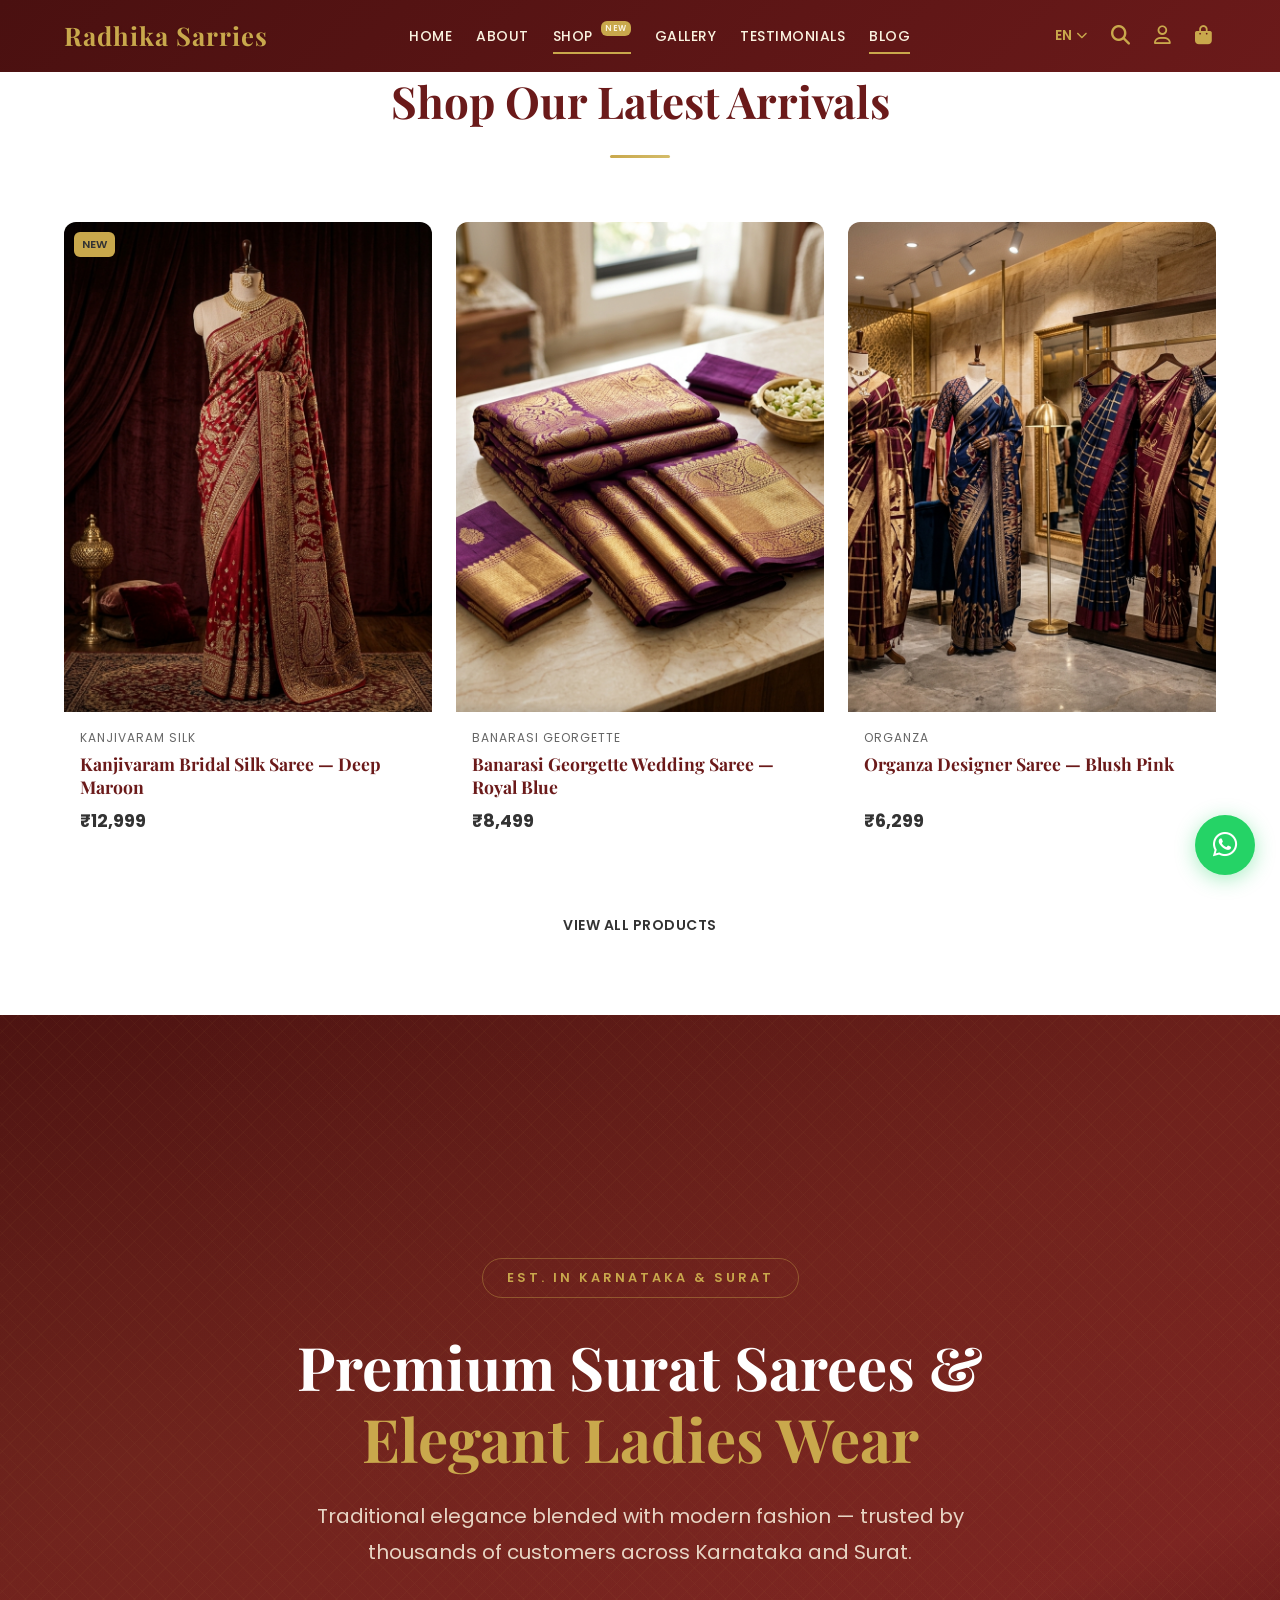
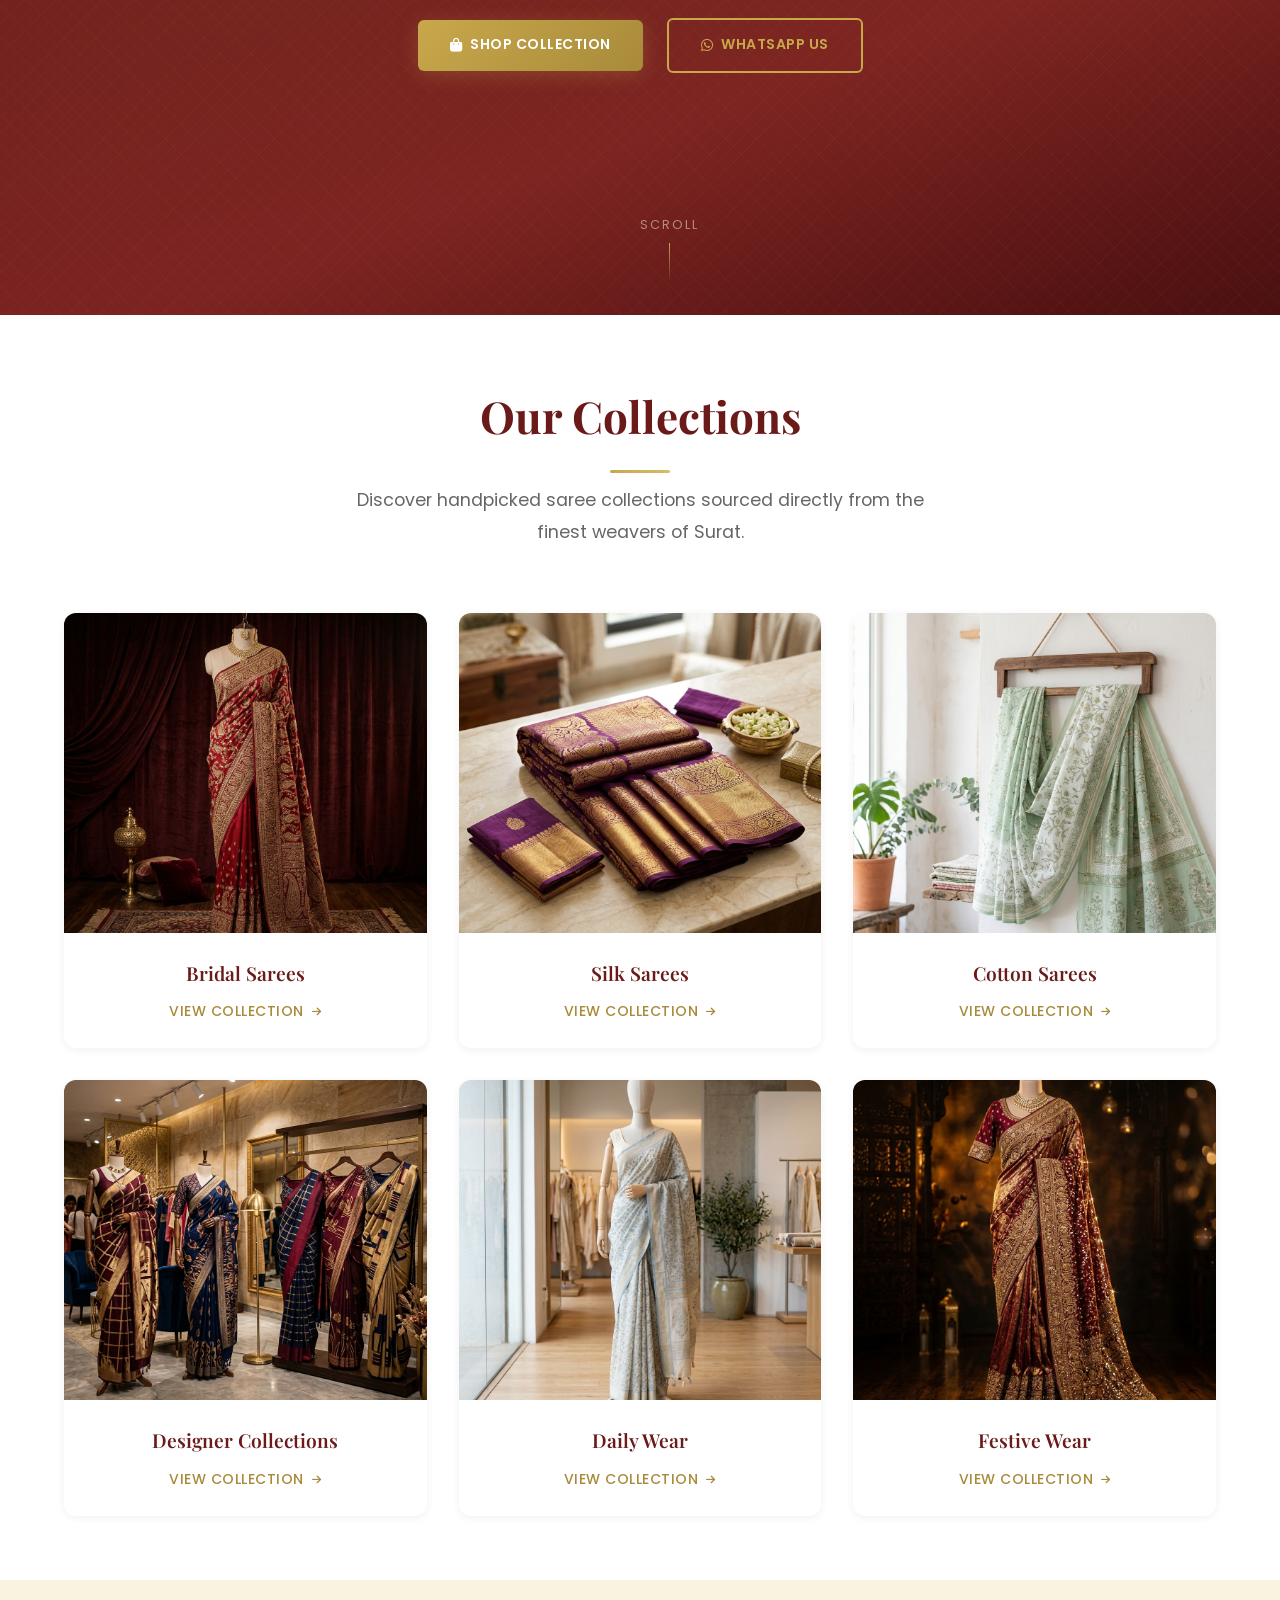
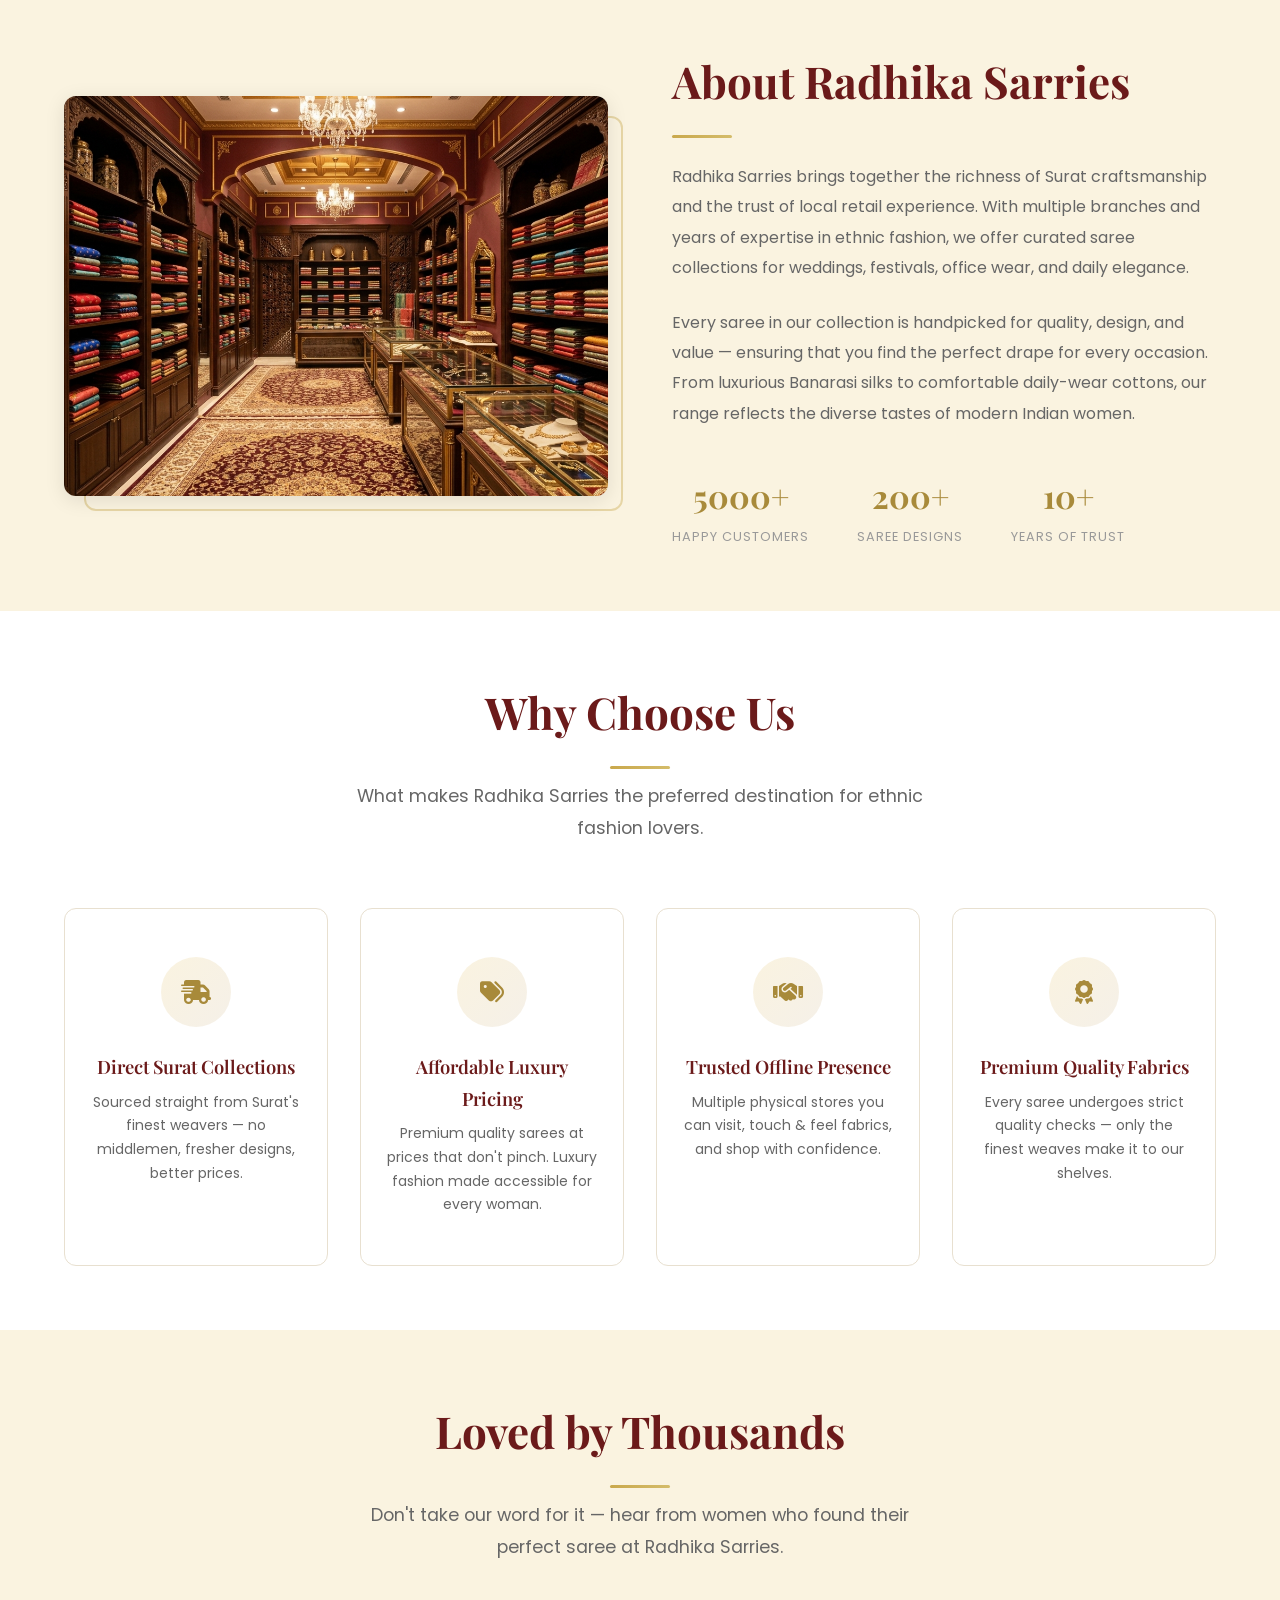
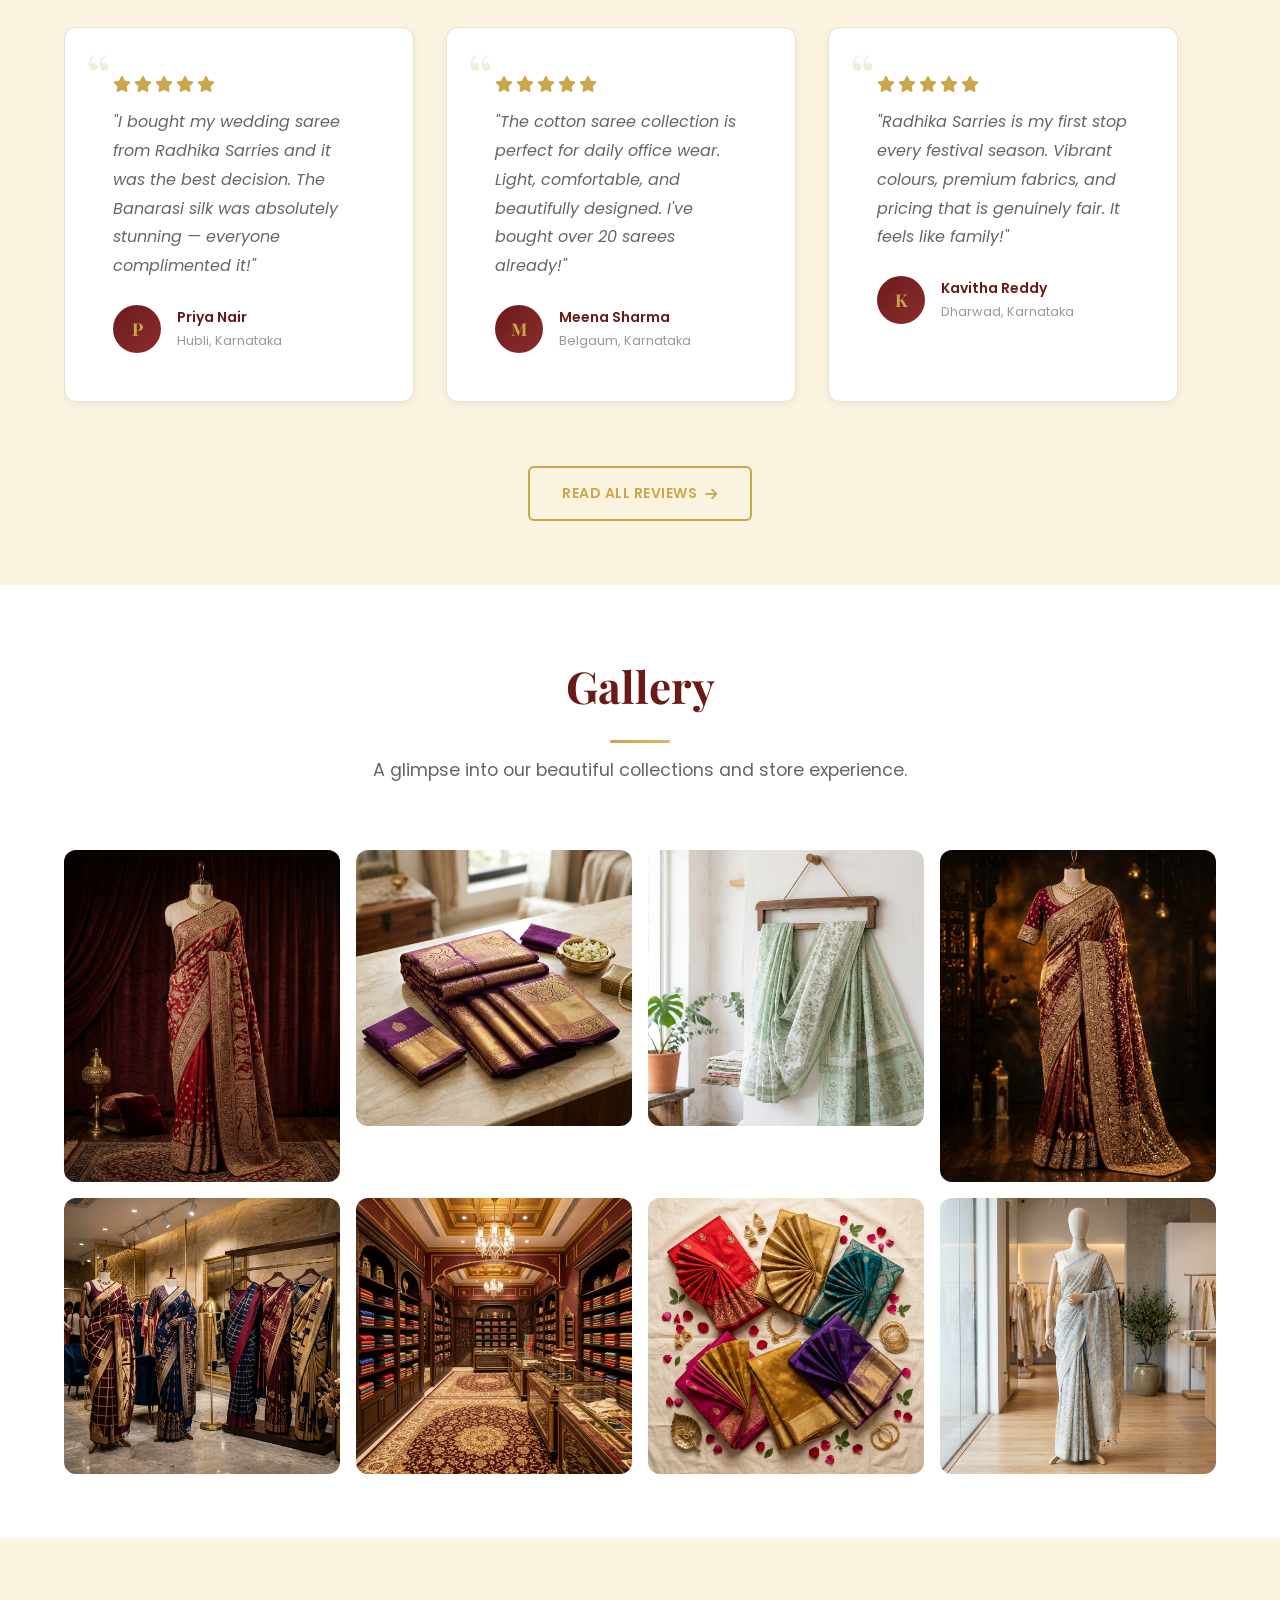
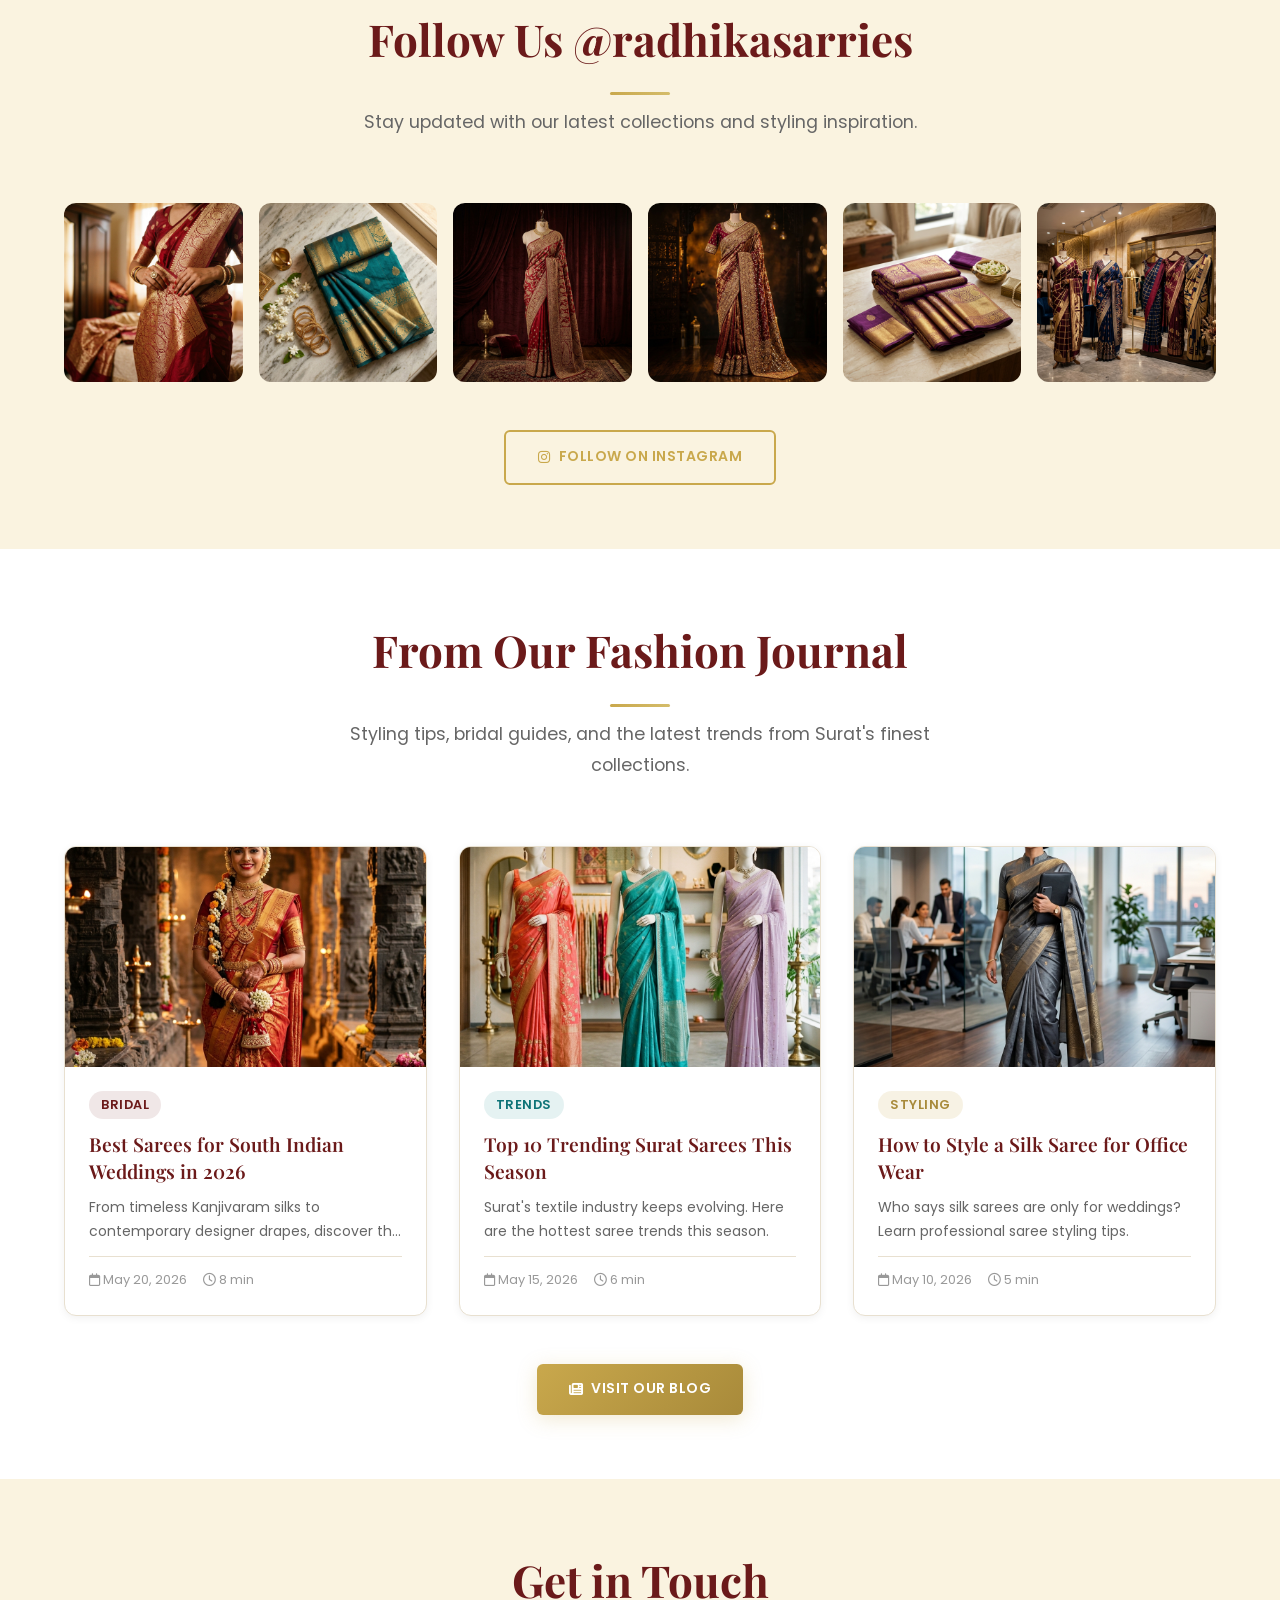
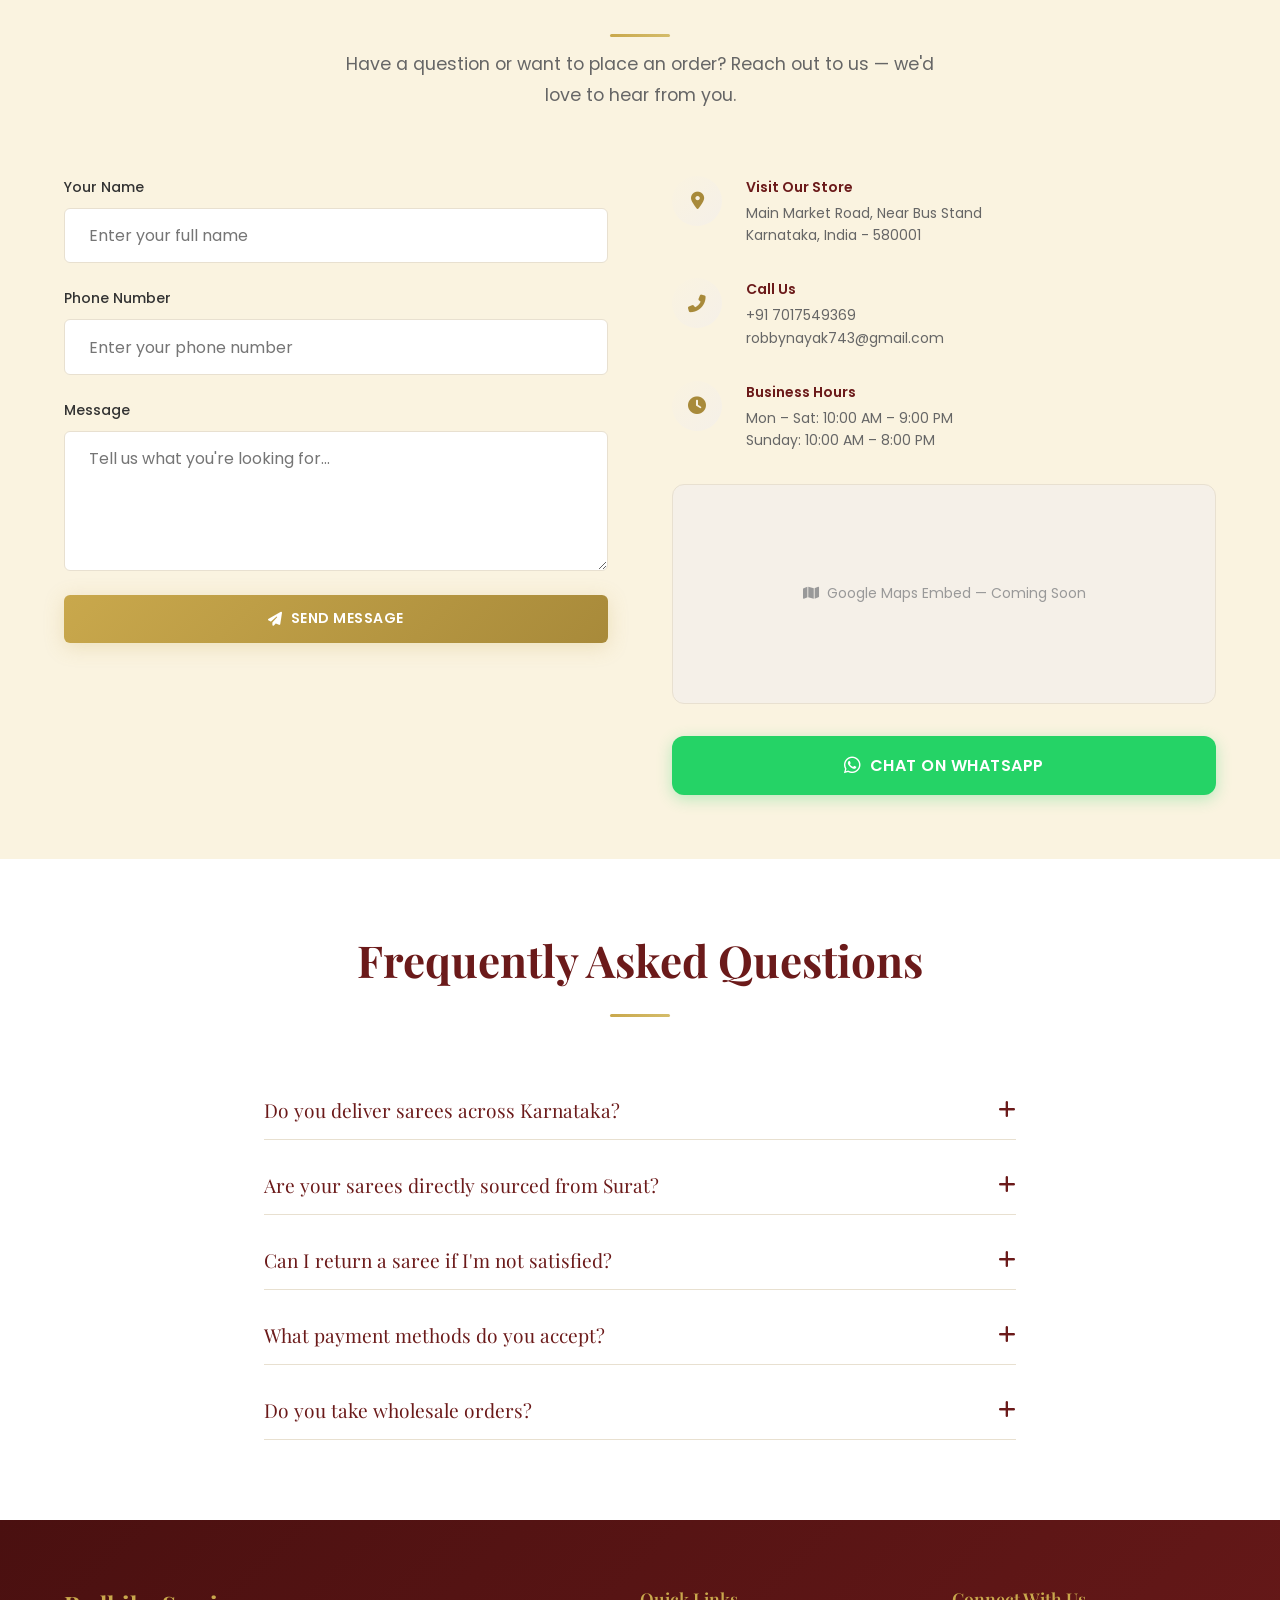
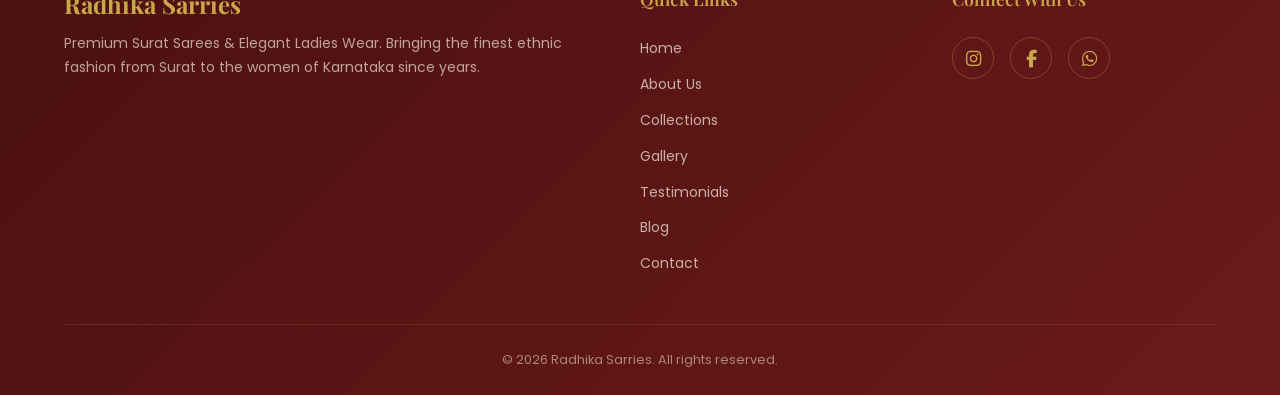
<file: index.html>
<!DOCTYPE html>
<html lang="en">
<head>
  <meta charset="UTF-8">
  <meta name="viewport" content="width=device-width, initial-scale=1.0">

  <!-- SEO Meta Tags -->
  <title>Radhika Sarries | Premium Surat Sarees & Ladies Wear in Karnataka</title>
  <meta name="description" content="Explore premium Surat sarees, bridal collections, silk sarees, and ladies wear at Radhika Sarries. Trusted ethnic fashion brand across Karnataka and Surat.">
  <meta name="keywords" content="Radhika Sarries, Radhika Sarees, Surat sarees, saree shop Karnataka, bridal sarees online, silk sarees, ladies wear boutique">
  <meta name="robots" content="index, follow">

  <!-- Open Graph -->
  <meta property="og:title" content="Radhika Sarries | Premium Surat Sarees">
  <meta property="og:description" content="Trusted ethnic fashion brand with premium Surat collections across Karnataka.">
  <meta property="og:type" content="website">
  <meta property="og:url" content="https://radhikasarries.com">

  <!-- Favicon placeholder -->
  <link rel="icon" href="data:image/svg+xml,<svg xmlns='http://www.w3.org/2000/svg' viewBox='0 0 100 100'><text y='.9em' font-size='90'>🪷</text></svg>">

  <!-- Google Fonts -->
  <link rel="preconnect" href="https://fonts.googleapis.com">
  <link rel="preconnect" href="https://fonts.gstatic.com" crossorigin>
  <link href="https://fonts.googleapis.com/css2?family=Playfair+Display:ital,wght@0,400;0,600;0,700;1,400&family=Poppins:wght@300;400;500;600;700&display=swap" rel="stylesheet">

  <!-- Font Awesome (icons) -->
  <link rel="stylesheet" href="https://cdnjs.cloudflare.com/ajax/libs/font-awesome/6.5.1/css/all.min.css" integrity="sha512-DTOQO9RWCH3ppGqcWaEA1BIZOC6xxalwEsw9c2QQeAIftl+Vegovlnee1c9QX4TctnWMn13TZye+giMm8e2LwA==" crossorigin="anonymous" referrerpolicy="no-referrer" />

  <!-- Main Stylesheet -->
  <link rel="stylesheet" href="css/styles.css">

  <!-- Google Analytics -->
  <script async src="https://www.googletagmanager.com/gtag/js?id=GA_MEASUREMENT_ID"></script>
  <script>window.dataLayer=window.dataLayer||[];function gtag(){dataLayer.push(arguments);}gtag('js',new Date());gtag('config','GA_MEASUREMENT_ID');</script>
  <meta name="google-site-verification" content="googledef9f98bae932944.html">

  <!-- LocalBusiness Schema JSON-LD -->
  <script type="application/ld+json">
  {
    "@context": "https://schema.org",
    "@type": "LocalBusiness",
    "name": "Radhika Sarries",
    "description": "Premium Surat sarees and ladies wear in Karnataka",
    "url": "https://radhikasarries.com",
    "telephone": "+91 7017549369",
    "address": {
      "@type": "PostalAddress",
      "streetAddress": "Main Market Road",
      "addressLocality": "Karnataka",
      "addressRegion": "KA",
      "postalCode": "580001",
      "addressCountry": "IN"
    },
    "openingHoursSpecification": [
      {
        "@type": "OpeningHoursSpecification",
        "dayOfWeek": ["Monday","Tuesday","Wednesday","Thursday","Friday","Saturday"],
        "opens": "10:00",
        "closes": "21:00"
      },
      {
        "@type": "OpeningHoursSpecification",
        "dayOfWeek": "Sunday",
        "opens": "10:00",
        "closes": "20:00"
      }
    ],
    "image": "https://radhikasarries.com/images/store.jpg",
    "priceRange": "$$"
  }
  </script>

  <script type="application/ld+json">
  {
    "@context": "https://schema.org",
    "@type": "WebSite",
    "name": "Radhika Sarries",
    "url": "https://radhikasarries.com",
    "potentialAction": {
      "@type": "SearchAction",
      "target": "https://radhikasarries.com/shop/index.html?q={search_term_string}",
      "query-input": "required name=search_term_string"
    }
  }
  </script>
  <script type="application/ld+json">
  {
    "@context": "https://schema.org",
    "@type": "FAQPage",
    "mainEntity": [
      {
        "@type": "Question",
        "name": "Do you deliver sarees across Karnataka?",
        "acceptedAnswer": {"@type": "Answer", "text": "Yes, we deliver across all of Karnataka and also ship pan-India."}
      },
      {
        "@type": "Question",
        "name": "Are your sarees directly sourced from Surat?",
        "acceptedAnswer": {"@type": "Answer", "text": "Yes, all our collections are directly sourced from Surat's finest weavers and manufacturers."}
      },
      {
        "@type": "Question",
        "name": "Can I return a saree if I'm not satisfied?",
        "acceptedAnswer": {"@type": "Answer", "text": "We offer a 7-day easy return policy on all orders."}
      }
    ]
  }
  </script>

</head>
<body>

  <!-- Search Overlay -->
  <div class="search-overlay" id="search-overlay">
    <div class="search-container">
      <button class="search-close" id="search-close" aria-label="Close search"><i class="fas fa-times"></i></button>
      <div class="search-input-wrapper">
        <i class="fas fa-search" style="font-size:1.5rem; margin-right:1rem; color:var(--clr-primary);"></i>
        <input type="text" id="search-input" placeholder="Search for sarees, fabrics, colors...">
      </div>
      <div class="search-results" id="search-results"></div>
    </div>
  </div>


  
    <!-- ============================================
         SHOP PREVIEW
         ============================================ -->
    <section class="section" style="background:var(--clr-surface);">
      <div class="container">
        <div class="section__header reveal">
          <h2 class="section__title">Shop Our Latest Arrivals</h2>
        </div>
        <div class="product-grid" style="grid-template-columns: repeat(auto-fit, minmax(280px, 1fr)); gap:var(--space-lg); margin-bottom:var(--space-xl);">
          
          <article class="product-card">
            <div class="product-card__image-wrapper">
              <span class="product-card__badges"><span class="product-badge product-badge--new">NEW</span></span>
              <img src="assets/images/bridal-sarees.png" class="product-card__image" loading="lazy">
              <div class="product-card__actions">
                <button class="product-action-btn wishlist-toggle-btn" data-id="p1"><i class="far fa-heart"></i></button>
                <a href="shop/product.html" class="product-action-btn"><i class="far fa-eye"></i></a>
                <button class="product-action-btn add-to-cart-btn" data-id="p1" data-name="Kanjivaram Bridal Silk Saree" data-price="12999" data-img="assets/images/bridal-sarees.png"><i class="fas fa-shopping-cart"></i></button>
              </div>
            </div>
            <div class="product-card__info">
              <div class="product-card__fabric">Kanjivaram Silk</div>
              <h3 class="product-card__title"><a href="shop/product.html">Kanjivaram Bridal Silk Saree — Deep Maroon</a></h3>
              <div class="product-card__price">
                <span class="product-card__price-current">₹12,999</span>
              </div>
            </div>
          </article>

          <article class="product-card">
            <div class="product-card__image-wrapper">
              <img src="assets/images/silk-sarees.png" class="product-card__image" loading="lazy">
              <div class="product-card__actions">
                <button class="product-action-btn wishlist-toggle-btn" data-id="p2"><i class="far fa-heart"></i></button>
                <a href="shop/product.html" class="product-action-btn"><i class="far fa-eye"></i></a>
                <button class="product-action-btn add-to-cart-btn" data-id="p2" data-name="Banarasi Georgette Wedding Saree" data-price="8499" data-img="assets/images/silk-sarees.png"><i class="fas fa-shopping-cart"></i></button>
              </div>
            </div>
            <div class="product-card__info">
              <div class="product-card__fabric">Banarasi Georgette</div>
              <h3 class="product-card__title"><a href="shop/product.html">Banarasi Georgette Wedding Saree — Royal Blue</a></h3>
              <div class="product-card__price">
                <span class="product-card__price-current">₹8,499</span>
              </div>
            </div>
          </article>

          <article class="product-card">
            <div class="product-card__image-wrapper">
              <img src="assets/images/designer-collections.png" class="product-card__image" loading="lazy">
              <div class="product-card__actions">
                <button class="product-action-btn wishlist-toggle-btn" data-id="p4"><i class="far fa-heart"></i></button>
                <a href="shop/product.html" class="product-action-btn"><i class="far fa-eye"></i></a>
                <button class="product-action-btn add-to-cart-btn" data-id="p4" data-name="Organza Designer Saree" data-price="6299" data-img="assets/images/designer-collections.png"><i class="fas fa-shopping-cart"></i></button>
              </div>
            </div>
            <div class="product-card__info">
              <div class="product-card__fabric">Organza</div>
              <h3 class="product-card__title"><a href="shop/product.html">Organza Designer Saree — Blush Pink</a></h3>
              <div class="product-card__price">
                <span class="product-card__price-current">₹6,299</span>
              </div>
            </div>
          </article>

        </div>
        <div class="section__cta">
          <a href="shop/index.html" class="btn btn--secondary">View All Products</a>
        </div>
      </div>
    </section>


    <!-- ============================================
       NAVBAR
       ============================================ -->
  
  <header class="navbar" id="navbar">
    <div class="container navbar__container">
      <a href="index.html" class="navbar__logo">Radhika Sarries</a>
      <button class="navbar__mobile-toggle" aria-label="Toggle Menu"><i class="fas fa-bars"></i></button>
      
      <nav class="navbar__menu">
        <ul class="navbar__nav">
          <li><a href="#hero" class="navbar__link active">Home</a></li>
          <li><a href="#about" class="navbar__link">About</a></li>
          <li><a href="shop/index.html" class="navbar__link">Shop <span class="product-badge product-badge--new" style="font-size:0.5rem;padding:2px 4px;margin-left:4px;vertical-align:top;">NEW</span></a></li>
          <li><a href="gallery.html" class="navbar__link">Gallery</a></li>
          <li><a href="testimonials.html" class="navbar__link">Testimonials</a></li>
          <li><a href="blog/index.html" class="navbar__link">Blog</a></li>
        </ul>
      </nav>

      <div class="navbar__actions">
        <div class="lang-switcher">
          <div class="lang-switcher__current"><span>EN</span> <i class="fas fa-chevron-down" style="font-size:0.7rem;"></i></div>
          <div class="lang-switcher__dropdown">
            <a href="#" class="lang-switcher__item" data-lang="en">English</a>
            <a href="#" class="lang-switcher__item" data-lang="kn">ಕನ್ನಡ</a>
            <a href="#" class="lang-switcher__item" data-lang="hi">हिंदी</a>
          </div>
        </div>
        <button class="nav-icon-btn search-toggle-btn" aria-label="Search"><i class="fas fa-search"></i></button>
        <a href="account/index.html" class="nav-icon-btn" aria-label="Account"><i class="far fa-user"></i></a>
        <a href="cart.html" class="nav-icon-btn" aria-label="Cart">
          <i class="fas fa-shopping-bag"></i>
          <span class="cart-badge" style="display:none;">0</span>
        </a>
      </div>
    </div>
  </header>



  <!-- ============================================
       HERO SECTION
       ============================================ -->
  <section class="hero" id="home" aria-label="Hero Banner">
    <div class="hero__content">
      <span class="hero__badge">Est. in Karnataka &amp; Surat</span>
      <h1 class="hero__title">
        Premium Surat Sarees &amp; <span>Elegant Ladies Wear</span>
      </h1>
      <p class="hero__subtitle">
        Traditional elegance blended with modern fashion — trusted by thousands of customers across Karnataka and Surat.
      </p>
      <div class="hero__actions">
        <a href="#collections" class="btn btn--primary">
          <i class="fas fa-shopping-bag"></i> Shop Collection
        </a>
        <a href="https://wa.me/917017549369" class="btn btn--outline" target="_blank" rel="noopener noreferrer">
          <i class="fab fa-whatsapp"></i> WhatsApp Us
        </a>
      </div>
    </div>
    <div class="hero__scroll">
      <span>Scroll</span>
      <div class="hero__scroll-line"></div>
    </div>
  </section>


  <main>
    <!-- ============================================
         FEATURED COLLECTIONS
         ============================================ -->
    <section class="section" id="collections" aria-label="Featured Collections">
      <div class="container">
        <div class="section__header reveal">
          <h2 class="section__title">Our Collections</h2>
          <p class="section__subtitle">
            Discover handpicked saree collections sourced directly from the finest weavers of Surat.
          </p>
        </div>

        <div class="collections__grid">
          <!-- Card 1: Bridal Sarees -->
          <article class="collection-card reveal reveal-delay-1" id="collection-bridal">
            <div class="collection-card__image">
              <img src="assets/images/bridal-sarees.png" alt="Bridal Sarees Collection" loading="lazy">
              <div class="collection-card__overlay"></div>
            </div>
            <div class="collection-card__body">
              <h3 class="collection-card__title">Bridal Sarees</h3>
              <a href="#" class="collection-card__link">
                View Collection <i class="fas fa-arrow-right"></i>
              </a>
            </div>
          </article>

          <!-- Card 2: Silk Sarees -->
          <article class="collection-card reveal reveal-delay-2" id="collection-silk">
            <div class="collection-card__image">
              <img src="assets/images/silk-sarees.png" alt="Silk Sarees Collection" loading="lazy">
              <div class="collection-card__overlay"></div>
            </div>
            <div class="collection-card__body">
              <h3 class="collection-card__title">Silk Sarees</h3>
              <a href="#" class="collection-card__link">
                View Collection <i class="fas fa-arrow-right"></i>
              </a>
            </div>
          </article>

          <!-- Card 3: Cotton Sarees -->
          <article class="collection-card reveal reveal-delay-3" id="collection-cotton">
            <div class="collection-card__image">
              <img src="assets/images/cotton-sarees.png" alt="Cotton Sarees Collection" loading="lazy">
              <div class="collection-card__overlay"></div>
            </div>
            <div class="collection-card__body">
              <h3 class="collection-card__title">Cotton Sarees</h3>
              <a href="#" class="collection-card__link">
                View Collection <i class="fas fa-arrow-right"></i>
              </a>
            </div>
          </article>

          <!-- Card 4: Designer Collections -->
          <article class="collection-card reveal reveal-delay-4" id="collection-designer">
            <div class="collection-card__image">
              <img src="assets/images/designer-collections.png" alt="Designer Collections" loading="lazy">
              <div class="collection-card__overlay"></div>
            </div>
            <div class="collection-card__body">
              <h3 class="collection-card__title">Designer Collections</h3>
              <a href="#" class="collection-card__link">
                View Collection <i class="fas fa-arrow-right"></i>
              </a>
            </div>
          </article>

          <!-- Card 5: Daily Wear -->
          <article class="collection-card reveal reveal-delay-5" id="collection-daily">
            <div class="collection-card__image">
              <img src="assets/images/daily-wear.png" alt="Daily Wear Collection" loading="lazy">
              <div class="collection-card__overlay"></div>
            </div>
            <div class="collection-card__body">
              <h3 class="collection-card__title">Daily Wear</h3>
              <a href="#" class="collection-card__link">
                View Collection <i class="fas fa-arrow-right"></i>
              </a>
            </div>
          </article>

          <!-- Card 6: Festive Wear -->
          <article class="collection-card reveal reveal-delay-6" id="collection-festive">
            <div class="collection-card__image">
              <img src="assets/images/festive-wear.png" alt="Festive Wear Collection" loading="lazy">
              <div class="collection-card__overlay"></div>
            </div>
            <div class="collection-card__body">
              <h3 class="collection-card__title">Festive Wear</h3>
              <a href="#" class="collection-card__link">
                View Collection <i class="fas fa-arrow-right"></i>
              </a>
            </div>
          </article>
        </div>
      </div>
    </section>


    <!-- ============================================
         ABOUT SECTION
         ============================================ -->
    <section class="section section--alt" id="about" aria-label="About Radhika Sarries">
      <div class="container">
        <div class="about__grid">
          <!-- Image -->
          <div class="about__image-wrapper reveal reveal--left">
            <div class="about__image">
              <img src="assets/images/store-interior.png" alt="Radhika Sarries Store Interior" loading="lazy">
            </div>
          </div>

          <!-- Text -->
          <div class="about__content reveal reveal--right">
            <h2 class="about__title">About Radhika Sarries</h2>
            <p class="about__text">
              Radhika Sarries brings together the richness of Surat craftsmanship and the trust of local retail experience. 
              With multiple branches and years of expertise in ethnic fashion, we offer curated saree collections for 
              weddings, festivals, office wear, and daily elegance.
            </p>
            <p class="about__text">
              Every saree in our collection is handpicked for quality, design, and value — ensuring that you find 
              the perfect drape for every occasion. From luxurious Banarasi silks to comfortable daily-wear cottons, 
              our range reflects the diverse tastes of modern Indian women.
            </p>
            <div class="about__stats">
              <div class="about__stat">
                <div class="about__stat-number">5000+</div>
                <div class="about__stat-label">Happy Customers</div>
              </div>
              <div class="about__stat">
                <div class="about__stat-number">200+</div>
                <div class="about__stat-label">Saree Designs</div>
              </div>
              <div class="about__stat">
                <div class="about__stat-number">10+</div>
                <div class="about__stat-label">Years of Trust</div>
              </div>
            </div>
          </div>
        </div>
      </div>
    </section>


    <!-- ============================================
         WHY CHOOSE US
         ============================================ -->
    <section class="section" id="why-us" aria-label="Why Choose Radhika Sarries">
      <div class="container">
        <div class="section__header reveal">
          <h2 class="section__title">Why Choose Us</h2>
          <p class="section__subtitle">
            What makes Radhika Sarries the preferred destination for ethnic fashion lovers.
          </p>
        </div>

        <div class="why-us__grid">
          <div class="why-us-card reveal reveal-delay-1">
            <div class="why-us-card__icon">
              <i class="fas fa-truck-fast"></i>
            </div>
            <h3 class="why-us-card__title">Direct Surat Collections</h3>
            <p class="why-us-card__text">
              Sourced straight from Surat's finest weavers — no middlemen, fresher designs, better prices.
            </p>
          </div>

          <div class="why-us-card reveal reveal-delay-2">
            <div class="why-us-card__icon">
              <i class="fas fa-tags"></i>
            </div>
            <h3 class="why-us-card__title">Affordable Luxury Pricing</h3>
            <p class="why-us-card__text">
              Premium quality sarees at prices that don't pinch. Luxury fashion made accessible for every woman.
            </p>
          </div>

          <div class="why-us-card reveal reveal-delay-3">
            <div class="why-us-card__icon">
              <i class="fas fa-handshake"></i>
            </div>
            <h3 class="why-us-card__title">Trusted Offline Presence</h3>
            <p class="why-us-card__text">
              Multiple physical stores you can visit, touch &amp; feel fabrics, and shop with confidence.
            </p>
          </div>

          <div class="why-us-card reveal reveal-delay-4">
            <div class="why-us-card__icon">
              <i class="fas fa-award"></i>
            </div>
            <h3 class="why-us-card__title">Premium Quality Fabrics</h3>
            <p class="why-us-card__text">
              Every saree undergoes strict quality checks — only the finest weaves make it to our shelves.
            </p>
          </div>
        </div>
      </div>
    </section>


    <!-- ============================================
         LOVED BY THOUSANDS (Testimonials Preview)
         ============================================ -->
    <section class="section section--alt" id="testimonials" aria-label="Testimonials Preview">
      <div class="container">
        <div class="section__header reveal">
          <h2 class="section__title">Loved by Thousands</h2>
          <p class="section__subtitle">
            Don't take our word for it — hear from women who found their perfect saree at Radhika Sarries.
          </p>
        </div>

        <div class="testimonials-preview__scroll">
          <div class="testimonial-card reveal reveal-delay-1">
            <div class="testimonial-card__stars">
              <i class="fas fa-star"></i><i class="fas fa-star"></i><i class="fas fa-star"></i><i class="fas fa-star"></i><i class="fas fa-star"></i>
            </div>
            <p class="testimonial-card__text">
              "I bought my wedding saree from Radhika Sarries and it was the best decision. The Banarasi silk was absolutely stunning — everyone complimented it!"
            </p>
            <div class="testimonial-card__author">
              <div class="testimonial-card__avatar">P</div>
              <div>
                <div class="testimonial-card__name">Priya Nair</div>
                <div class="testimonial-card__location">Hubli, Karnataka</div>
              </div>
            </div>
          </div>

          <div class="testimonial-card reveal reveal-delay-2">
            <div class="testimonial-card__stars">
              <i class="fas fa-star"></i><i class="fas fa-star"></i><i class="fas fa-star"></i><i class="fas fa-star"></i><i class="fas fa-star"></i>
            </div>
            <p class="testimonial-card__text">
              "The cotton saree collection is perfect for daily office wear. Light, comfortable, and beautifully designed. I've bought over 20 sarees already!"
            </p>
            <div class="testimonial-card__author">
              <div class="testimonial-card__avatar">M</div>
              <div>
                <div class="testimonial-card__name">Meena Sharma</div>
                <div class="testimonial-card__location">Belgaum, Karnataka</div>
              </div>
            </div>
          </div>

          <div class="testimonial-card reveal reveal-delay-3">
            <div class="testimonial-card__stars">
              <i class="fas fa-star"></i><i class="fas fa-star"></i><i class="fas fa-star"></i><i class="fas fa-star"></i><i class="fas fa-star"></i>
            </div>
            <p class="testimonial-card__text">
              "Radhika Sarries is my first stop every festival season. Vibrant colours, premium fabrics, and pricing that is genuinely fair. It feels like family!"
            </p>
            <div class="testimonial-card__author">
              <div class="testimonial-card__avatar">K</div>
              <div>
                <div class="testimonial-card__name">Kavitha Reddy</div>
                <div class="testimonial-card__location">Dharwad, Karnataka</div>
              </div>
            </div>
          </div>
        </div>

        <div class="section__cta">
          <a href="testimonials.html" class="btn btn--outline">Read All Reviews <i class="fas fa-arrow-right"></i></a>
        </div>
      </div>
    </section>


    <!-- ============================================
         GALLERY
         ============================================ -->
    <section class="section" id="gallery" aria-label="Saree Gallery">
      <div class="container">
        <div class="section__header reveal">
          <h2 class="section__title">Gallery</h2>
          <p class="section__subtitle">
            A glimpse into our beautiful collections and store experience.
          </p>
        </div>

        <div class="gallery__grid">
          <div class="gallery__item reveal reveal-delay-1">
            <img src="assets/images/bridal-sarees.png" alt="Bridal saree display" loading="lazy">
            <div class="gallery__item-overlay">
              <span class="gallery__item-label">Bridal Collection</span>
            </div>
          </div>

          <div class="gallery__item reveal reveal-delay-2">
            <img src="assets/images/silk-sarees.png" alt="Silk sarees showcase" loading="lazy">
            <div class="gallery__item-overlay">
              <span class="gallery__item-label">Silk Elegance</span>
            </div>
          </div>

          <div class="gallery__item reveal reveal-delay-3">
            <img src="assets/images/cotton-sarees.png" alt="Cotton saree range" loading="lazy">
            <div class="gallery__item-overlay">
              <span class="gallery__item-label">Cotton Comfort</span>
            </div>
          </div>

          <div class="gallery__item reveal reveal-delay-4">
            <img src="assets/images/festive-wear.png" alt="Festive wear collection" loading="lazy">
            <div class="gallery__item-overlay">
              <span class="gallery__item-label">Festive Specials</span>
            </div>
          </div>

          <div class="gallery__item reveal reveal-delay-5">
            <img src="assets/images/designer-collections.png" alt="Designer saree pieces" loading="lazy">
            <div class="gallery__item-overlay">
              <span class="gallery__item-label">Designer Picks</span>
            </div>
          </div>

          <div class="gallery__item reveal reveal-delay-6">
            <img src="assets/images/store-interior.png" alt="Store interior view" loading="lazy">
            <div class="gallery__item-overlay">
              <span class="gallery__item-label">Our Store</span>
            </div>
          </div>

          <div class="gallery__item reveal reveal-delay-1">
            <img src="assets/images/gallery-display.png" alt="New arrivals display" loading="lazy">
            <div class="gallery__item-overlay">
              <span class="gallery__item-label">New Arrivals</span>
            </div>
          </div>

          <div class="gallery__item reveal reveal-delay-2">
            <img src="assets/images/daily-wear.png" alt="Customer shopping experience" loading="lazy">
            <div class="gallery__item-overlay">
              <span class="gallery__item-label">Happy Customers</span>
            </div>
          </div>
        </div>
      </div>
    </section>


    <!-- ============================================
         INSTAGRAM FEED
         ============================================ -->
    <section class="instagram-feed section--alt" id="instagram" aria-label="Instagram Feed">
      <div class="container">
        <div class="section__header reveal">
          <h2 class="section__title">Follow Us @radhikasarries</h2>
          <p class="section__subtitle">Stay updated with our latest collections and styling inspiration.</p>
        </div>

        <div class="instagram-feed__grid">
          <div class="instagram-feed__item reveal">
            <img src="assets/images/instagram-1.png" alt="Instagram - Banarasi silk draping" loading="lazy">
            <div class="instagram-feed__overlay"><i class="fas fa-heart"></i> 243</div>
          </div>
          <div class="instagram-feed__item reveal">
            <img src="assets/images/instagram-2.png" alt="Instagram - Teal silk flat lay" loading="lazy">
            <div class="instagram-feed__overlay"><i class="fas fa-heart"></i> 187</div>
          </div>
          <div class="instagram-feed__item reveal">
            <img src="assets/images/bridal-sarees.png" alt="Instagram - Bridal collection" loading="lazy">
            <div class="instagram-feed__overlay"><i class="fas fa-heart"></i> 412</div>
          </div>
          <div class="instagram-feed__item reveal">
            <img src="assets/images/festive-wear.png" alt="Instagram - Festive saree" loading="lazy">
            <div class="instagram-feed__overlay"><i class="fas fa-heart"></i> 328</div>
          </div>
          <div class="instagram-feed__item reveal">
            <img src="assets/images/silk-sarees.png" alt="Instagram - Silk elegance" loading="lazy">
            <div class="instagram-feed__overlay"><i class="fas fa-heart"></i> 291</div>
          </div>
          <div class="instagram-feed__item reveal">
            <img src="assets/images/designer-collections.png" alt="Instagram - Designer picks" loading="lazy">
            <div class="instagram-feed__overlay"><i class="fas fa-heart"></i> 356</div>
          </div>
        </div>

        <div class="section__cta">
          <a href="https://instagram.com/radhikasarries" class="btn btn--outline" target="_blank" rel="noopener"><i class="fab fa-instagram"></i> Follow on Instagram</a>
        </div>
      </div>
    </section>


    <!-- ============================================
         FROM OUR FASHION JOURNAL (Blog Preview)
         ============================================ -->
    <section class="section" id="blog-preview" aria-label="Blog Preview">
      <div class="container">
        <div class="section__header reveal">
          <h2 class="section__title">From Our Fashion Journal</h2>
          <p class="section__subtitle">Styling tips, bridal guides, and the latest trends from Surat's finest collections.</p>
        </div>

        <div class="blog-preview__grid">
          <article class="blog-card reveal reveal-delay-1">
            <div class="blog-card__image">
              <img src="assets/images/blog-wedding-saree.png" alt="Best sarees for South Indian weddings" loading="lazy">
            </div>
            <div class="blog-card__body">
              <span class="blog-card__category badge badge--bridal">Bridal</span>
              <h3 class="blog-card__title"><a href="blog/post-template.html">Best Sarees for South Indian Weddings in 2026</a></h3>
              <p class="blog-card__excerpt">From timeless Kanjivaram silks to contemporary designer drapes, discover the perfect wedding saree.</p>
              <div class="blog-card__meta"><span><i class="far fa-calendar"></i> May 20, 2026</span><span><i class="far fa-clock"></i> 8 min</span></div>
            </div>
          </article>

          <article class="blog-card reveal reveal-delay-2">
            <div class="blog-card__image">
              <img src="assets/images/blog-trending-sarees.png" alt="Trending Surat sarees" loading="lazy">
            </div>
            <div class="blog-card__body">
              <span class="blog-card__category badge badge--trends">Trends</span>
              <h3 class="blog-card__title"><a href="blog/index.html">Top 10 Trending Surat Sarees This Season</a></h3>
              <p class="blog-card__excerpt">Surat's textile industry keeps evolving. Here are the hottest saree trends this season.</p>
              <div class="blog-card__meta"><span><i class="far fa-calendar"></i> May 15, 2026</span><span><i class="far fa-clock"></i> 6 min</span></div>
            </div>
          </article>

          <article class="blog-card reveal reveal-delay-3">
            <div class="blog-card__image">
              <img src="assets/images/blog-office-saree.png" alt="Silk saree office styling" loading="lazy">
            </div>
            <div class="blog-card__body">
              <span class="blog-card__category badge badge--styling">Styling</span>
              <h3 class="blog-card__title"><a href="blog/index.html">How to Style a Silk Saree for Office Wear</a></h3>
              <p class="blog-card__excerpt">Who says silk sarees are only for weddings? Learn professional saree styling tips.</p>
              <div class="blog-card__meta"><span><i class="far fa-calendar"></i> May 10, 2026</span><span><i class="far fa-clock"></i> 5 min</span></div>
            </div>
          </article>
        </div>

        <div class="section__cta">
          <a href="blog/index.html" class="btn btn--primary"><i class="fas fa-newspaper"></i> Visit Our Blog</a>
        </div>
      </div>
    </section>


    <!-- ============================================
         CONTACT SECTION
         ============================================ -->
    <section class="section section--alt" id="contact" aria-label="Contact Us">
      <div class="container">
        <div class="section__header reveal">
          <h2 class="section__title">Get in Touch</h2>
          <p class="section__subtitle">
            Have a question or want to place an order? Reach out to us — we'd love to hear from you.
          </p>
        </div>

        <div class="contact__grid">
          <!-- Contact Form -->
          <div class="reveal reveal--left">
            <form class="contact__form" id="contactForm" aria-label="Contact Form">
              <div class="form-group">
                <label for="contact-name">Your Name</label>
                <input type="text" id="contact-name" name="name" placeholder="Enter your full name" required>
              </div>
              <div class="form-group">
                <label for="contact-phone">Phone Number</label>
                <input type="tel" id="contact-phone" name="phone" placeholder="Enter your phone number" required>
              </div>
              <div class="form-group">
                <label for="contact-message">Message</label>
                <textarea id="contact-message" name="message" placeholder="Tell us what you're looking for..." required></textarea>
              </div>
              <button type="submit" class="btn btn--primary" id="contactSubmit">
                <i class="fas fa-paper-plane"></i> Send Message
              </button>
            </form>
          </div>

          <!-- Contact Info -->
          <div class="contact__info reveal reveal--right">
            <div class="contact__info-item">
              <div class="contact__info-icon">
                <i class="fas fa-map-marker-alt"></i>
              </div>
              <div>
                <div class="contact__info-label">Visit Our Store</div>
                <div class="contact__info-text">
                  Main Market Road, Near Bus Stand<br>
                  Karnataka, India - 580001
                </div>
              </div>
            </div>

            <div class="contact__info-item">
              <div class="contact__info-icon">
                <i class="fas fa-phone-alt"></i>
              </div>
              <div>
                <div class="contact__info-label">Call Us</div>
                <div class="contact__info-text">
                  +91 7017549369<br>
                  <a href="mailto:robbynayak743@gmail.com" style="color:inherit;text-decoration:none;">robbynayak743@gmail.com</a>
                </div>
              </div>
            </div>

            <div class="contact__info-item">
              <div class="contact__info-icon">
                <i class="fas fa-clock"></i>
              </div>
              <div>
                <div class="contact__info-label">Business Hours</div>
                <div class="contact__info-text">
                  Mon – Sat: 10:00 AM – 9:00 PM<br>
                  Sunday: 10:00 AM – 8:00 PM
                </div>
              </div>
            </div>

            <!-- Google Maps Placeholder -->
            <div class="contact__map" id="map-placeholder">
              <span><i class="fas fa-map"></i>&nbsp; Google Maps Embed — Coming Soon</span>
            </div>

            <!-- WhatsApp CTA -->
            <a href="https://wa.me/917017549369" class="btn btn--whatsapp" target="_blank" rel="noopener noreferrer" id="contact-whatsapp">
              <i class="fab fa-whatsapp"></i> Chat on WhatsApp
            </a>
          </div>
        </div>
      </div>
    </section>
  </main>


  
  <!-- ============================================
       FAQ SECTION
       ============================================ -->
  <section class="section">
    <div class="container" style="max-width:800px;">
      <div class="section__header reveal">
        <h2 class="section__title">Frequently Asked Questions</h2>
      </div>
      
      <div class="faq-accordion reveal">
        <div class="faq-item">
          <button class="faq-question">Do you deliver sarees across Karnataka? <i class="fas fa-plus faq-icon"></i></button>
          <div class="faq-answer"><div class="faq-answer-inner">Yes, we deliver across all of Karnataka and also ship pan-India with secure couriers.</div></div>
        </div>
        <div class="faq-item">
          <button class="faq-question">Are your sarees directly sourced from Surat? <i class="fas fa-plus faq-icon"></i></button>
          <div class="faq-answer"><div class="faq-answer-inner">Yes, all our collections are directly sourced from Surat's finest weavers and manufacturers ensuring premium quality at fair prices.</div></div>
        </div>
        <div class="faq-item">
          <button class="faq-question">Can I return a saree if I'm not satisfied? <i class="fas fa-plus faq-icon"></i></button>
          <div class="faq-answer"><div class="faq-answer-inner">We offer a 7-day easy return policy on all orders. Keep the tags intact and item unworn.</div></div>
        </div>
        <div class="faq-item">
          <button class="faq-question">What payment methods do you accept? <i class="fas fa-plus faq-icon"></i></button>
          <div class="faq-answer"><div class="faq-answer-inner">We accept UPI, Credit/Debit Cards, Net Banking, and Cash on Delivery. Our most popular option is ordering via WhatsApp where we share instant payment links.</div></div>
        </div>
        <div class="faq-item">
          <button class="faq-question">Do you take wholesale orders? <i class="fas fa-plus faq-icon"></i></button>
          <div class="faq-answer"><div class="faq-answer-inner">Yes! For bulk or wholesale enquiries, please contact us directly on WhatsApp for special pricing.</div></div>
        </div>
      </div>
    </div>
  </section>


  <!-- ============================================
       FOOTER
       ============================================ -->
  <footer class="footer" id="footer" role="contentinfo">
    <div class="container">
      <div class="footer__grid">
        <!-- Brand Column -->
        <div>
          <div class="footer__brand-name">Radhika Sarries</div>
          <p class="footer__brand-tagline">
            Premium Surat Sarees & Elegant Ladies Wear. Bringing the finest ethnic fashion 
            from Surat to the women of Karnataka since years.
          </p>
        </div>

        <!-- Quick Links -->
        <div>
          <h3 class="footer__heading">Quick Links</h3>
          <nav class="footer__links" aria-label="Footer Navigation">
            <a href="#home" class="footer__link">Home</a>
            <a href="#about" class="footer__link">About Us</a>
            <a href="#collections" class="footer__link">Collections</a>
            <a href="gallery.html" class="footer__link">Gallery</a>
            <a href="testimonials.html" class="footer__link">Testimonials</a>
            <a href="blog/index.html" class="footer__link">Blog</a>
            <a href="#contact" class="footer__link">Contact</a>
          </nav>
        </div>

        <!-- Social & Contact -->
        <div>
          <h3 class="footer__heading">Connect With Us</h3>
          <div class="footer__social">
            <a href="#" class="footer__social-link" aria-label="Follow us on Instagram" target="_blank" rel="noopener noreferrer">
              <i class="fab fa-instagram"></i>
            </a>
            <a href="#" class="footer__social-link" aria-label="Follow us on Facebook" target="_blank" rel="noopener noreferrer">
              <i class="fab fa-facebook-f"></i>
            </a>
            <a href="https://wa.me/917017549369" class="footer__social-link" aria-label="Chat on WhatsApp" target="_blank" rel="noopener noreferrer">
              <i class="fab fa-whatsapp"></i>
            </a>
          </div>
        </div>
      </div>

      <div class="footer__bottom">
        &copy; 2026 Radhika Sarries. All rights reserved.
      </div>
    </div>
  </footer>


  <!-- ============================================
       FLOATING WHATSAPP BUTTON
       ============================================ -->
  <a href="https://wa.me/917017549369" class="whatsapp-float" id="whatsapp-float" target="_blank" rel="noopener noreferrer" aria-label="Chat on WhatsApp">
    <i class="fab fa-whatsapp"></i>
  </a>


  <!-- Main Script -->
  <script src="js/main.js"></script>

  <!-- Newsletter Modal -->
  <div class="newsletter-modal" id="newsletter-modal">
    <div class="newsletter-content">
      <button class="newsletter-close" id="newsletter-close"><i class="fas fa-times"></i></button>
      <h3 class="newsletter-title">Get 10% Off</h3>
      <p>Subscribe to our fashion journal and get 10% off your first order!</p>
      <form class="newsletter-form" id="newsletter-form" onsubmit="event.preventDefault(); sessionStorage.setItem('rs_news', 'done'); this.innerHTML='<p style=\'color:#2E7D32; font-weight:bold;\'>Thank you! Use code RADHIKA10 at checkout.</p>';">
        <input type="email" placeholder="Enter your email" required>
        <button type="submit" class="btn btn--primary">Claim Discount</button>
      </form>
      <button onclick="document.getElementById('newsletter-modal').classList.remove('active'); sessionStorage.setItem('rs_news', 'done');" style="background:none; border:none; margin-top:15px; color:var(--clr-text-light); text-decoration:underline; cursor:pointer;">No thanks, I prefer paying full price</button>
    </div>
  </div>


  <script src="js/cart.js"></script>
  <script src="js/wishlist.js"></script>
  <script src="js/search.js"></script>
  <script src="js/language.js"></script>
  <script>
    document.addEventListener('DOMContentLoaded', () => {
      // FAQ Logic
      document.querySelectorAll('.faq-question').forEach(btn => {
        btn.addEventListener('click', () => {
          const answer = btn.nextElementSibling;
          btn.classList.toggle('active');
          if (btn.classList.contains('active')) {
            answer.style.maxHeight = answer.scrollHeight + 'px';
          } else {
            answer.style.maxHeight = '0';
          }
        });
      });

      // Newsletter Logic
      if(!sessionStorage.getItem('rs_news')) {
        setTimeout(() => {
          document.getElementById('newsletter-modal').classList.add('active');
        }, 8000);
      }
      
      document.getElementById('newsletter-close').addEventListener('click', () => {
        document.getElementById('newsletter-modal').classList.remove('active');
        sessionStorage.setItem('rs_news', 'done');
      });
    });
  </script>

</body>
</html>
</file>
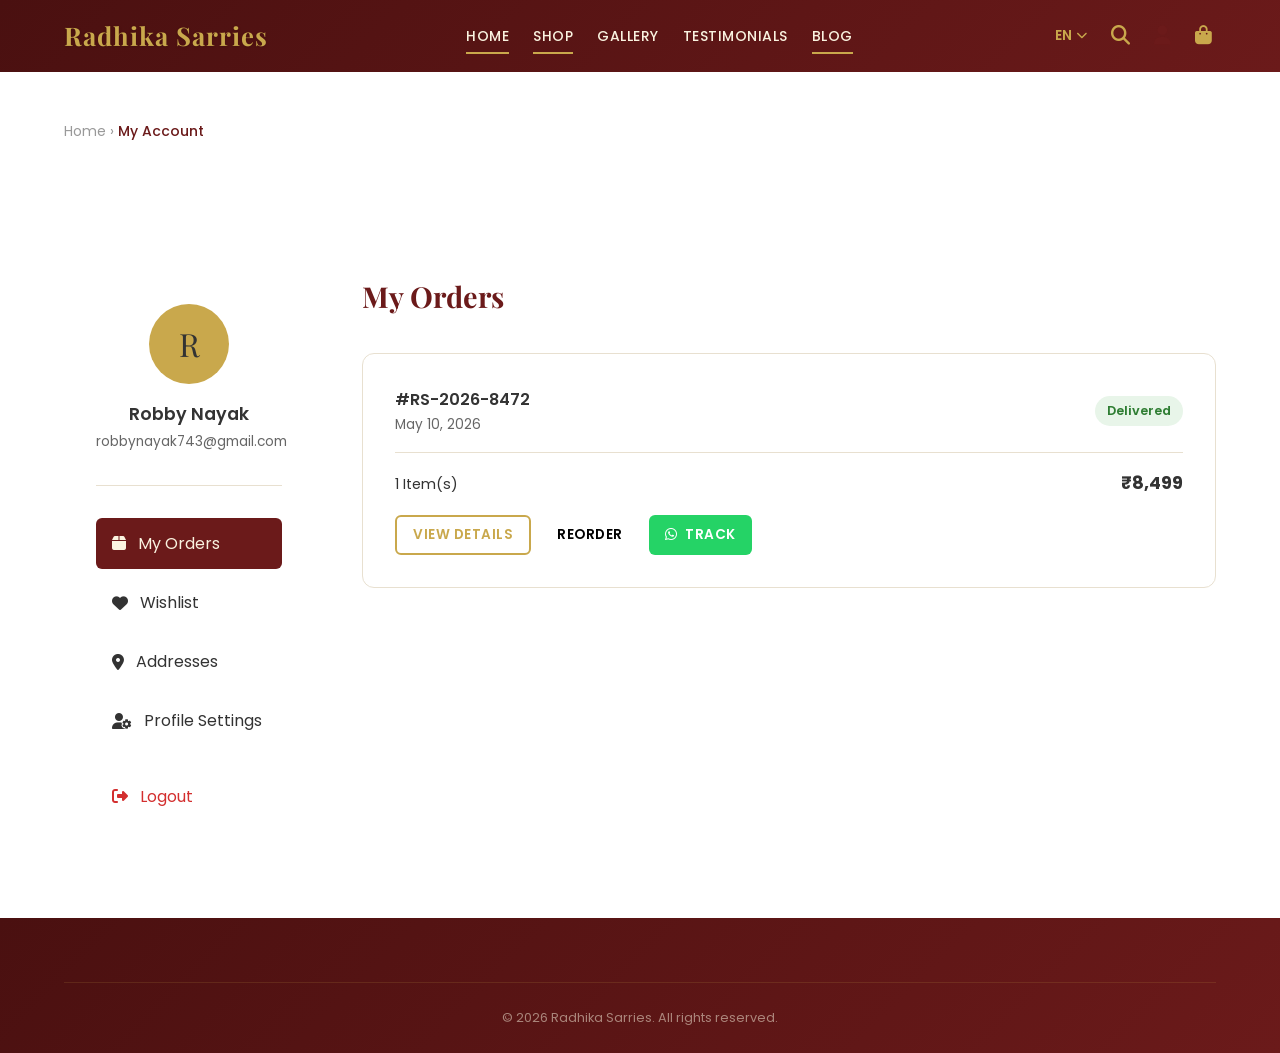
<file: account/index.html>
<!DOCTYPE html>
<html lang="en">
<head>
  <meta charset="UTF-8">
  <meta name="viewport" content="width=device-width, initial-scale=1.0">
  <title>My Account | Radhika Sarries</title>
  <meta name="description" content="Manage your orders, wishlist, and profile at Radhika Sarries.">
  <meta name="google-site-verification" content="googledef9f98bae932944.html">
  
  <link rel="preconnect" href="https://fonts.googleapis.com">
  <link rel="preconnect" href="https://fonts.gstatic.com" crossorigin>
  <link href="https://fonts.googleapis.com/css2?family=Playfair+Display:wght@400;600;700&family=Poppins:wght@300;400;500;600&display=swap" rel="stylesheet">
  <link rel="stylesheet" href="https://cdnjs.cloudflare.com/ajax/libs/font-awesome/6.4.0/css/all.min.css">
  <link rel="stylesheet" href="../css/styles.css">
</head>
<body>

  <!-- Search Overlay -->
  <div class="search-overlay" id="search-overlay">
    <div class="search-container">
      <button class="search-close" id="search-close" aria-label="Close search"><i class="fas fa-times"></i></button>
      <div class="search-input-wrapper">
        <i class="fas fa-search" style="font-size:1.5rem; margin-right:1rem; color:var(--clr-primary);"></i>
        <input type="text" id="search-input" placeholder="Search for sarees, fabrics, colors...">
      </div>
      <div class="search-results" id="search-results"></div>
    </div>
  </div>

  <!-- Navbar -->
  <header class="navbar" id="navbar">
    <div class="container navbar__container">
      <a href="../index.html" class="navbar__logo">Radhika Sarries</a>
      <button class="navbar__mobile-toggle" aria-label="Toggle Menu"><i class="fas fa-bars"></i></button>
      
      <nav class="navbar__menu">
        <ul class="navbar__nav">
          <li><a href="../index.html" class="navbar__link">Home</a></li>
          <li><a href="../shop/index.html" class="navbar__link">Shop</a></li>
          <li><a href="../gallery.html" class="navbar__link">Gallery</a></li>
          <li><a href="../testimonials.html" class="navbar__link">Testimonials</a></li>
          <li><a href="../blog/index.html" class="navbar__link">Blog</a></li>
        </ul>
      </nav>

      <div class="navbar__actions">
        <div class="lang-switcher">
          <div class="lang-switcher__current"><span>EN</span> <i class="fas fa-chevron-down" style="font-size:0.7rem;"></i></div>
          <div class="lang-switcher__dropdown">
            <a href="#" class="lang-switcher__item" data-lang="en">English</a>
            <a href="#" class="lang-switcher__item" data-lang="kn">ಕನ್ನಡ</a>
            <a href="#" class="lang-switcher__item" data-lang="hi">हिंदी</a>
          </div>
        </div>
        <button class="nav-icon-btn search-toggle-btn" aria-label="Search"><i class="fas fa-search"></i></button>
        <a href="index.html" class="nav-icon-btn" aria-label="Account"><i class="fas fa-user" style="color:var(--clr-primary);"></i></a>
        <a href="../cart.html" class="nav-icon-btn" aria-label="Cart">
          <i class="fas fa-shopping-bag"></i>
          <span class="cart-badge" style="display:none;">0</span>
        </a>
      </div>
    </div>
  </header>

  <main class="container">
    <div class="breadcrumb" style="margin-top: calc(var(--nav-height) + var(--space-lg));">
      <a href="../index.html">Home</a>
      <span class="breadcrumb__sep">›</span>
      <span class="breadcrumb__current">My Account</span>
    </div>

    <div class="account-layout">
      <!-- SIDEBAR -->
      <aside class="account-sidebar">
        <div class="account-profile">
          <div class="account-avatar">R</div>
          <div class="account-name">Robby Nayak</div>
          <div class="account-email">robbynayak743@gmail.com</div>
        </div>
        <nav class="account-nav">
          <a href="#" class="account-nav__link active" data-target="panel-orders"><i class="fas fa-box"></i> My Orders</a>
          <a href="#" class="account-nav__link" data-target="panel-wishlist"><i class="fas fa-heart"></i> Wishlist</a>
          <a href="#" class="account-nav__link" data-target="panel-addresses"><i class="fas fa-map-marker-alt"></i> Addresses</a>
          <a href="#" class="account-nav__link" data-target="panel-profile"><i class="fas fa-user-cog"></i> Profile Settings</a>
          <a href="../index.html" class="account-nav__link" style="color:#d32f2f; margin-top:var(--space-md);"><i class="fas fa-sign-out-alt"></i> Logout</a>
        </nav>
      </aside>

      <!-- PANELS -->
      <div class="account-content">
        
        <!-- ORDERS -->
        <div class="account-panel active" id="panel-orders">
          <h2 class="account-panel__title">My Orders</h2>
          <div id="orders-container">
            <!-- Rendered by JS -->
          </div>
        </div>

        <!-- WISHLIST -->
        <div class="account-panel" id="panel-wishlist">
          <h2 class="account-panel__title">My Wishlist</h2>
          <div class="product-grid" id="wishlist-container">
            <!-- Rendered by JS. For phase 3 simulation, we'll just show empty state or static -->
            <div style="grid-column: 1/-1; text-align:center; padding:var(--space-2xl) 0; color:var(--clr-text-light);">
              <i class="far fa-heart" style="font-size:3rem; margin-bottom:1rem; opacity:0.3;"></i>
              <p>Your wishlist is currently empty.</p>
              <a href="../shop/index.html" class="btn btn--outline" style="margin-top:1rem;">Explore Collection</a>
            </div>
          </div>
        </div>

        <!-- ADDRESSES -->
        <div class="account-panel" id="panel-addresses">
          <h2 class="account-panel__title">Saved Addresses</h2>
          <div style="display:grid; grid-template-columns:repeat(auto-fit, minmax(300px, 1fr)); gap:var(--space-md);">
            <div style="border:1px solid var(--clr-primary); padding:var(--space-xl); border-radius:var(--radius-sm); position:relative;">
              <span class="badge badge--bridal" style="position:absolute; top:10px; right:10px;">DEFAULT</span>
              <h4 style="margin-bottom:10px;">Robby Nayak</h4>
              <p style="color:var(--clr-text-light); line-height:1.6; font-size:0.9rem;">
                House No 42, Green Avenue<br>
                Near City Center Mall<br>
                Bangalore, Karnataka - 560001<br>
                Ph: +91 7017549369
              </p>
              <div style="margin-top:var(--space-md); display:flex; gap:10px;">
                <button class="btn btn--outline" style="padding:0.25rem 0.5rem; font-size:0.8rem;">Edit</button>
                <button class="btn btn--outline" style="padding:0.25rem 0.5rem; font-size:0.8rem; border-color:#d32f2f; color:#d32f2f;">Delete</button>
              </div>
            </div>
            
            <div style="border:1px dashed var(--clr-border); padding:var(--space-xl); border-radius:var(--radius-sm); display:flex; align-items:center; justify-content:center; cursor:pointer;">
              <div style="text-align:center; color:var(--clr-primary);">
                <i class="fas fa-plus-circle" style="font-size:2rem; margin-bottom:10px;"></i>
                <div style="font-weight:600;">Add New Address</div>
              </div>
            </div>
          </div>
        </div>

        <!-- PROFILE -->
        <div class="account-panel" id="panel-profile">
          <h2 class="account-panel__title">Profile Settings</h2>
          <div style="max-width:500px;">
            <form class="form-grid">
              <div class="form-group form-group--full">
                <label>Full Name</label>
                <input type="text" value="Robby Nayak" style="width:100%; padding:0.75rem; border:1px solid var(--clr-border); border-radius:4px;">
              </div>
              <div class="form-group form-group--full">
                <label>Email Address</label>
                <input type="email" value="robbynayak743@gmail.com" style="width:100%; padding:0.75rem; border:1px solid var(--clr-border); border-radius:4px;">
              </div>
              <div class="form-group form-group--full">
                <label>Mobile Number</label>
                <input type="tel" value="7017549369" style="width:100%; padding:0.75rem; border:1px solid var(--clr-border); border-radius:4px;">
              </div>
              <div class="form-group form-group--full" style="margin-top:var(--space-lg);">
                <h4 style="margin-bottom:10px;">Change Password</h4>
                <input type="password" placeholder="Current Password" style="width:100%; padding:0.75rem; border:1px solid var(--clr-border); border-radius:4px; margin-bottom:10px;">
                <input type="password" placeholder="New Password" style="width:100%; padding:0.75rem; border:1px solid var(--clr-border); border-radius:4px;">
              </div>
              <div class="form-group form-group--full" style="margin-top:var(--space-md);">
                <button type="button" class="btn btn--secondary">Save Changes</button>
              </div>
            </form>
          </div>
        </div>

      </div>
    </div>
  </main>

  <!-- Footer -->
  <footer class="footer" id="footer" role="contentinfo">
    <div class="container">
      <div class="footer__bottom">
        <p>&copy; 2026 Radhika Sarries. All rights reserved.</p>
      </div>
    </div>
  </footer>

  <script src="../js/main.js"></script>
  <script src="../js/cart.js"></script>
  <script src="../js/wishlist.js"></script>
  <script src="../js/search.js"></script>
  <script src="../js/language.js"></script>
  <script>
    document.addEventListener('DOMContentLoaded', () => {
      // Sidebar Navigation
      const navLinks = document.querySelectorAll('.account-nav__link');
      const panels = document.querySelectorAll('.account-panel');

      navLinks.forEach(link => {
        link.addEventListener('click', (e) => {
          if(!link.dataset.target) return;
          e.preventDefault();
          
          navLinks.forEach(l => l.classList.remove('active'));
          panels.forEach(p => p.classList.remove('active'));
          
          link.classList.add('active');
          document.getElementById(link.dataset.target).classList.add('active');
        });
      });

      // Render Orders
      const ordersContainer = document.getElementById('orders-container');
      const ordersData = localStorage.getItem('rs_orders');
      let orders = ordersData ? JSON.parse(ordersData) : [];

      // Add a dummy order if empty
      if(orders.length === 0) {
        orders = [{
          id: '#RS-2026-8472',
          date: 'May 10, 2026',
          total: 8499,
          items: 1,
          status: 'Delivered'
        }];
      }

      let html = '';
      orders.forEach(order => {
        let statusClass = 'order-status--confirmed';
        if(order.status === 'Shipped') statusClass = 'order-status--shipped';
        if(order.status === 'Delivered') statusClass = 'order-status--delivered';

        html += `
          <div class="order-card">
            <div class="order-header">
              <div>
                <div class="order-id">${order.id}</div>
                <div class="order-date">${order.date}</div>
              </div>
              <div class="order-status ${statusClass}">${order.status}</div>
            </div>
            <div class="order-details">
              <div class="order-items">${order.items} Item(s)</div>
              <div class="order-total">₹${order.total.toLocaleString('en-IN')}</div>
            </div>
            <div style="margin-top:var(--space-md); display:flex; gap:10px; flex-wrap:wrap;">
              <button class="btn btn--outline" style="padding:0.5rem 1rem; font-size:0.85rem;">View Details</button>
              <button class="btn btn--secondary" style="padding:0.5rem 1rem; font-size:0.85rem;">Reorder</button>
              <a href="https://wa.me/917017549369?text=Track%20my%20order:%20${order.id}" class="btn" style="background:#25D366; color:#fff; padding:0.5rem 1rem; font-size:0.85rem;" target="_blank"><i class="fab fa-whatsapp"></i> Track</a>
            </div>
          </div>
        `;
      });
      ordersContainer.innerHTML = html;
    });
  </script>
</body>
</html>
</file>
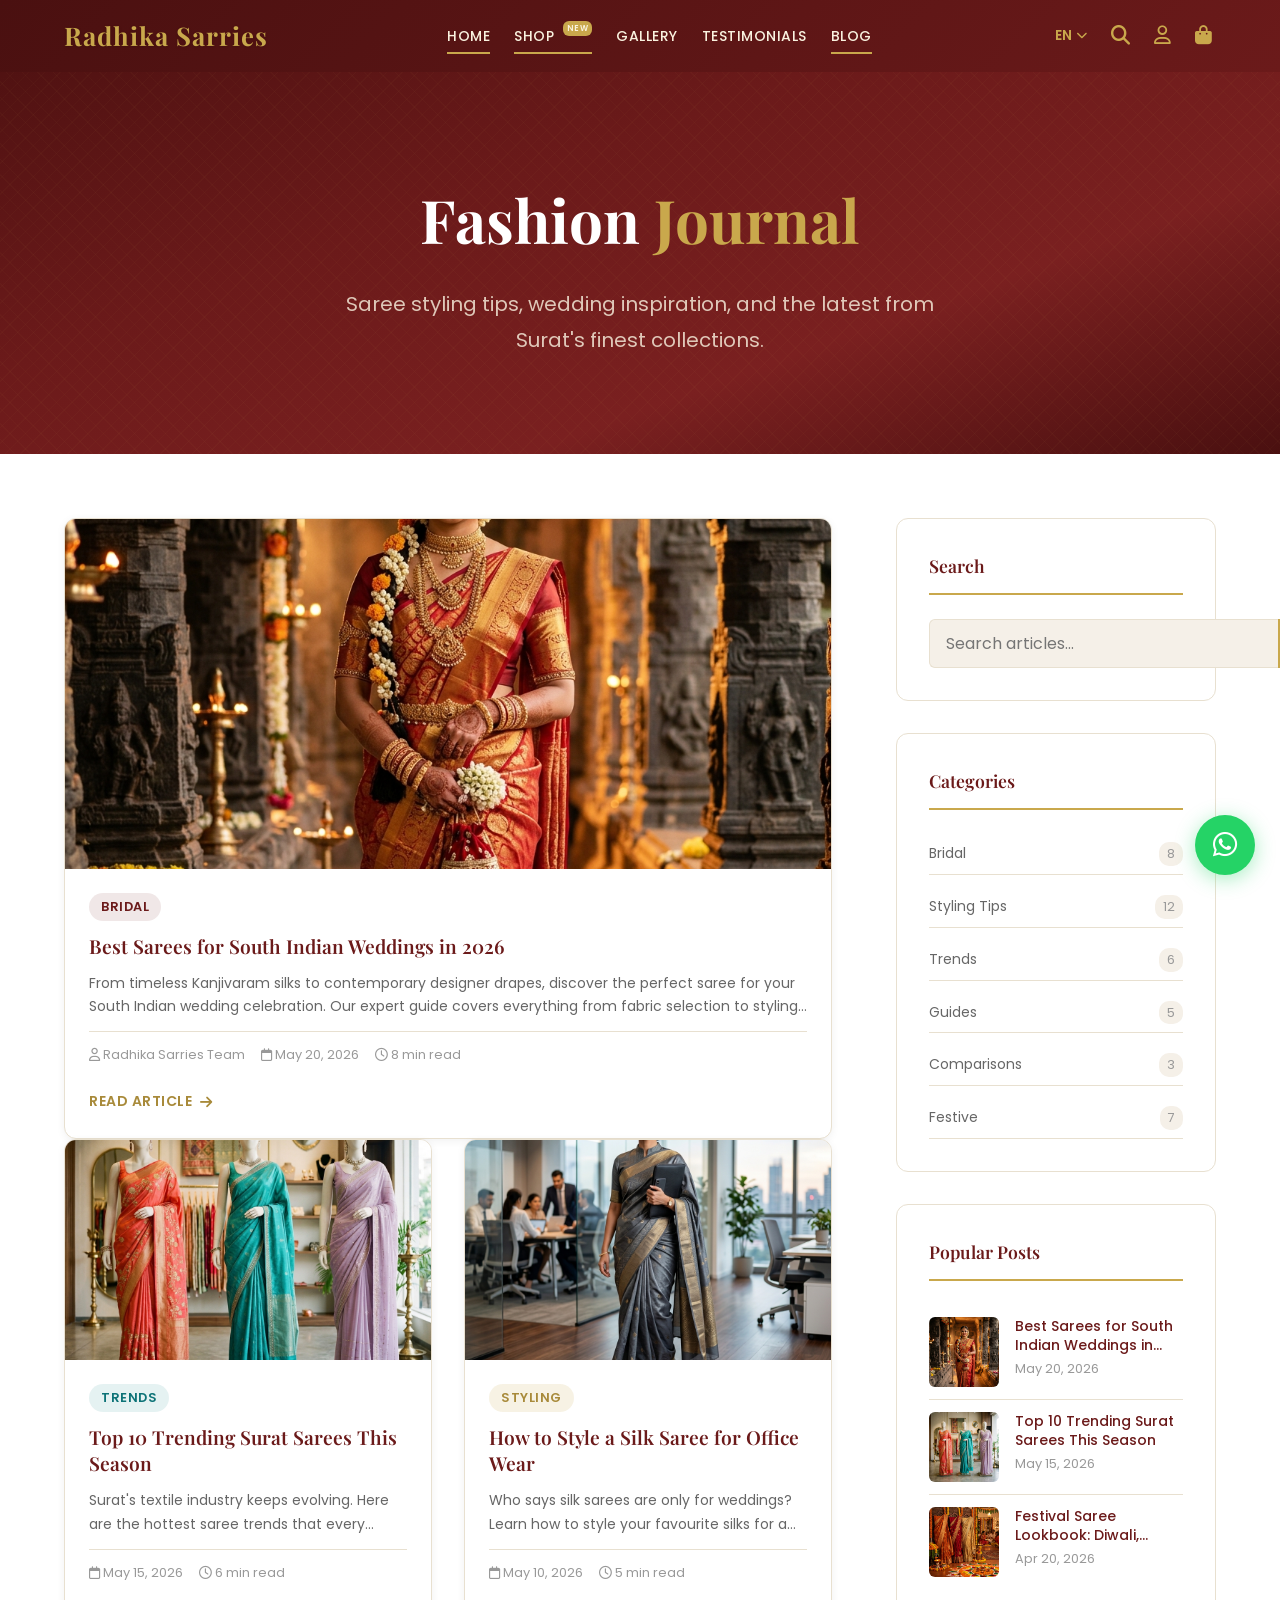
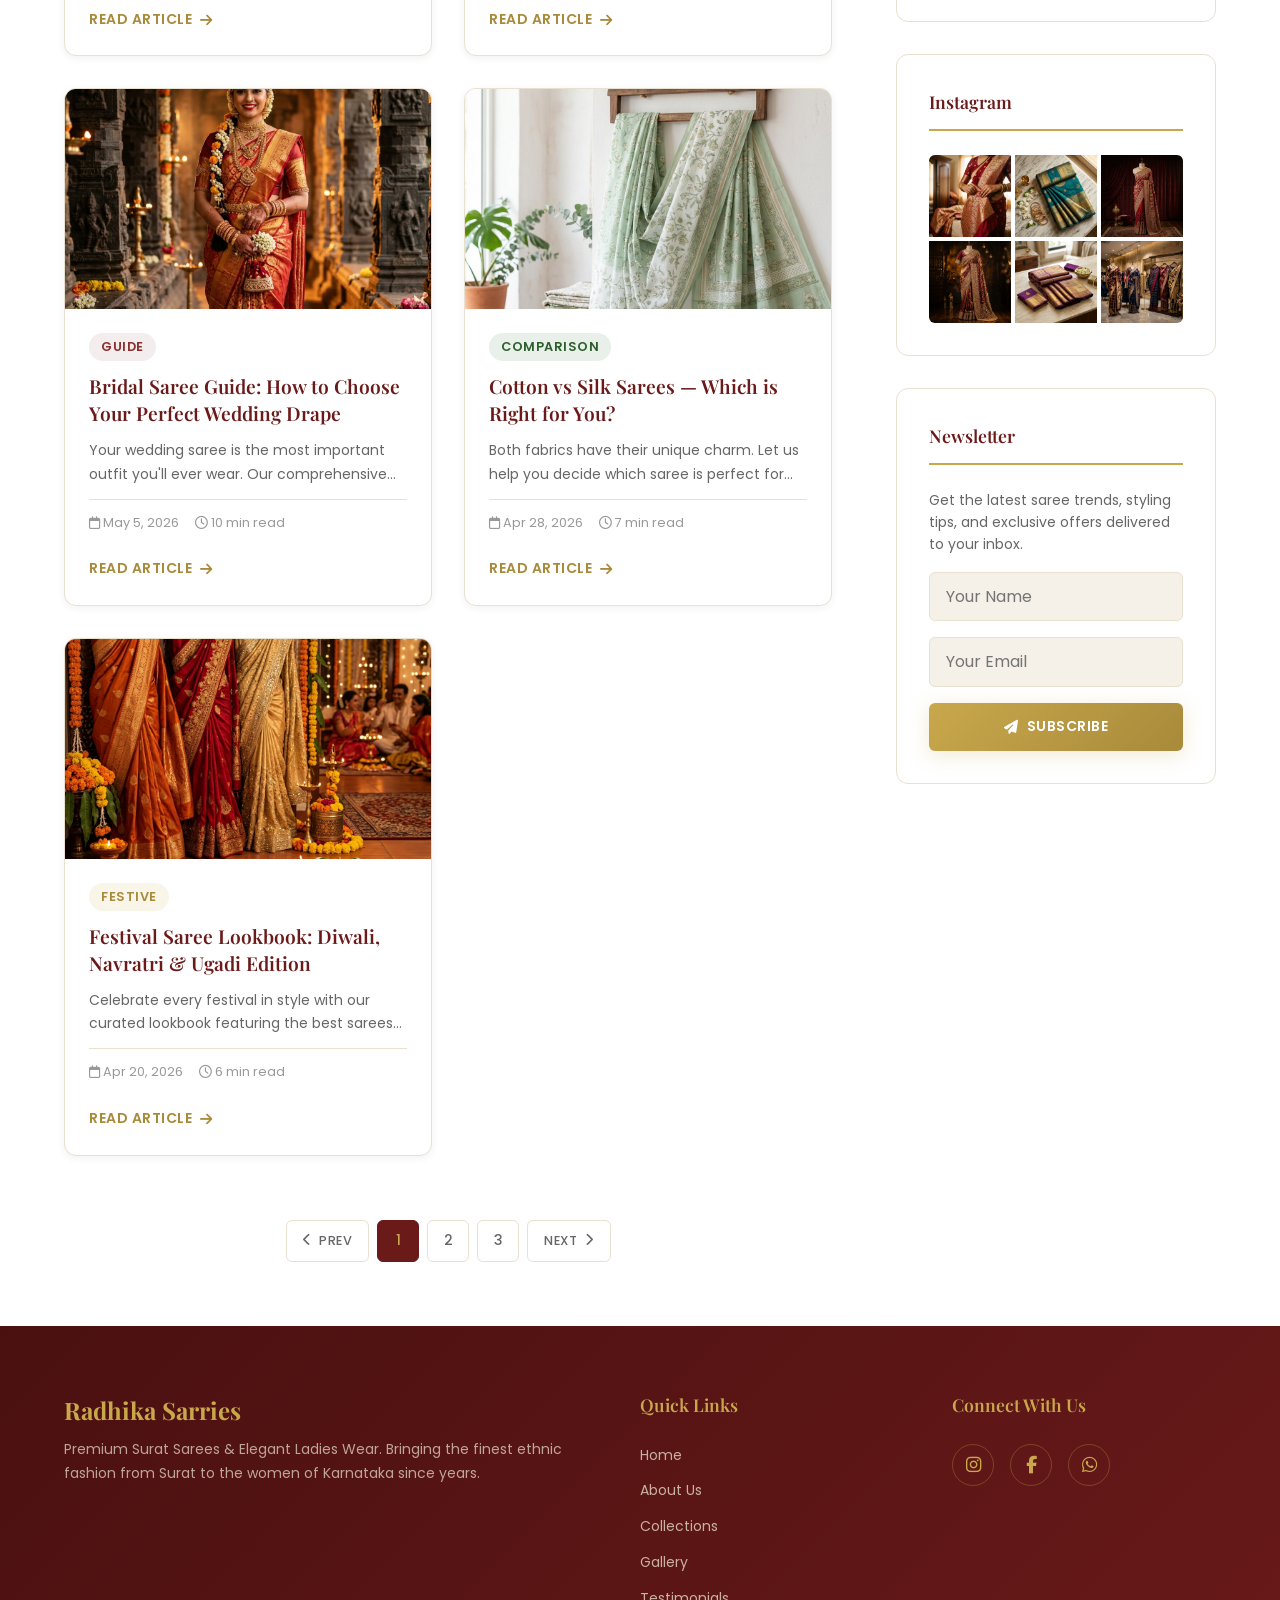
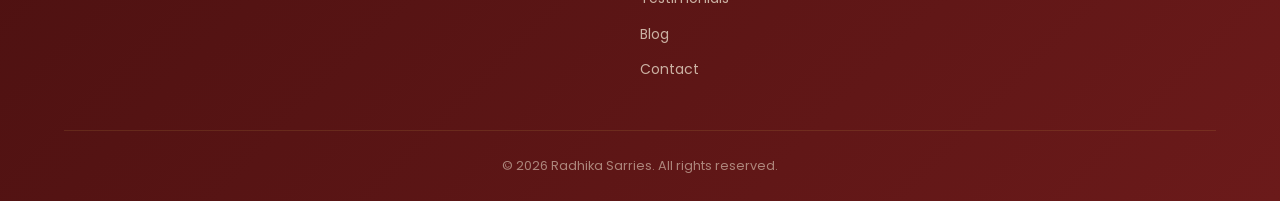
<file: blog/index.html>
<!DOCTYPE html>
<html lang="en">
<head>
  <meta charset="UTF-8">
  <meta name="viewport" content="width=device-width, initial-scale=1.0">
  <title>Saree Fashion Blog | Styling Tips & Trends – Radhika Sarries</title>
  <meta name="description" content="Explore saree styling tips, bridal guides, and the latest Surat saree trends on the Radhika Sarries fashion blog. Your go-to resource for ethnic fashion in Karnataka.">
  <meta name="robots" content="index, follow">
  <meta property="og:title" content="Saree Fashion Blog | Radhika Sarries">
  <meta property="og:description" content="Explore saree styling tips, bridal guides, and the latest Surat saree trends.">
  <link rel="icon" href="data:image/svg+xml,<svg xmlns='http://www.w3.org/2000/svg' viewBox='0 0 100 100'><text y='.9em' font-size='90'>🪷</text></svg>">
  <link rel="preconnect" href="https://fonts.googleapis.com">
  <link rel="preconnect" href="https://fonts.gstatic.com" crossorigin>
  <link href="https://fonts.googleapis.com/css2?family=Playfair+Display:ital,wght@0,400;0,600;0,700;1,400&family=Poppins:wght@300;400;500;600;700&display=swap" rel="stylesheet">
  <link rel="stylesheet" href="https://cdnjs.cloudflare.com/ajax/libs/font-awesome/6.5.1/css/all.min.css" crossorigin="anonymous" referrerpolicy="no-referrer" />
  <link rel="stylesheet" href="../css/styles.css">
  <script async src="https://www.googletagmanager.com/gtag/js?id=GA_MEASUREMENT_ID"></script>
  <script>window.dataLayer=window.dataLayer||[];function gtag(){dataLayer.push(arguments);}gtag('js',new Date());gtag('config','GA_MEASUREMENT_ID');</script>
  <meta name="google-site-verification" content="googledef9f98bae932944.html">
</head>
<body>

  <!-- Search Overlay -->
  <div class="search-overlay" id="search-overlay">
    <div class="search-container">
      <button class="search-close" id="search-close" aria-label="Close search"><i class="fas fa-times"></i></button>
      <div class="search-input-wrapper">
        <i class="fas fa-search" style="font-size:1.5rem; margin-right:1rem; color:var(--clr-primary);"></i>
        <input type="text" id="search-input" placeholder="Search for sarees, fabrics, colors...">
      </div>
      <div class="search-results" id="search-results"></div>
    </div>
  </div>


  
  <header class="navbar" id="navbar">
    <div class="container navbar__container">
      <a href="../index.html" class="navbar__logo">Radhika Sarries</a>
      <button class="navbar__mobile-toggle" aria-label="Toggle Menu"><i class="fas fa-bars"></i></button>
      
      <nav class="navbar__menu">
        <ul class="navbar__nav">
          <li><a href="../index.html" class="navbar__link">Home</a></li>
          <li><a href="../shop/index.html" class="navbar__link">Shop <span class="product-badge product-badge--new" style="font-size:0.5rem;padding:2px 4px;margin-left:4px;vertical-align:top;">NEW</span></a></li>
          <li><a href="../gallery.html" class="navbar__link ">Gallery</a></li>
          <li><a href="../testimonials.html" class="navbar__link ">Testimonials</a></li>
          <li><a href="../blog/index.html" class="navbar__link active">Blog</a></li>
        </ul>
      </nav>

      <div class="navbar__actions">
        <div class="lang-switcher">
          <div class="lang-switcher__current"><span>EN</span> <i class="fas fa-chevron-down" style="font-size:0.7rem;"></i></div>
          <div class="lang-switcher__dropdown">
            <a href="#" class="lang-switcher__item" data-lang="en">English</a>
            <a href="#" class="lang-switcher__item" data-lang="kn">ಕನ್ನಡ</a>
            <a href="#" class="lang-switcher__item" data-lang="hi">हिंदी</a>
          </div>
        </div>
        <button class="nav-icon-btn search-toggle-btn" aria-label="Search"><i class="fas fa-search"></i></button>
        <a href="../account/index.html" class="nav-icon-btn" aria-label="Account"><i class="far fa-user"></i></a>
        <a href="../cart.html" class="nav-icon-btn" aria-label="Cart">
          <i class="fas fa-shopping-bag"></i>
          <span class="cart-badge" style="display:none;">0</span>
        </a>
      </div>
    </div>
  </header>


  <!-- Page Hero -->
  <section class="page-hero" aria-label="Blog Hero">
    <div class="container page-hero__content">
      <h1 class="page-hero__title">Fashion <span>Journal</span></h1>
      <p class="page-hero__subtitle">Saree styling tips, wedding inspiration, and the latest from Surat's finest collections.</p>
    </div>
  </section>

  <main>
    <section class="section" aria-label="Blog Content">
      <div class="container">
        <div class="blog-layout">

          <!-- Main Content -->
          <div class="blog-layout__main">

            <!-- Featured Post -->
            <article class="blog-card blog-card--featured reveal">
              <div class="blog-card__image">
                <img src="../assets/images/blog-wedding-saree.png" alt="Best sarees for South Indian weddings" loading="lazy">
              </div>
              <div class="blog-card__body">
                <span class="blog-card__category badge badge--bridal">Bridal</span>
                <h2 class="blog-card__title"><a href="post-template.html">Best Sarees for South Indian Weddings in 2026</a></h2>
                <p class="blog-card__excerpt">From timeless Kanjivaram silks to contemporary designer drapes, discover the perfect saree for your South Indian wedding celebration. Our expert guide covers everything from fabric selection to styling tips.</p>
                <div class="blog-card__meta">
                  <span><i class="far fa-user"></i> Radhika Sarries Team</span>
                  <span><i class="far fa-calendar"></i> May 20, 2026</span>
                  <span><i class="far fa-clock"></i> 8 min read</span>
                </div>
                <a href="post-template.html" class="blog-card__link">Read Article <i class="fas fa-arrow-right"></i></a>
              </div>
            </article>

            <!-- Blog Grid -->
            <div class="blog-grid">

              <article class="blog-card reveal">
                <div class="blog-card__image">
                  <img src="../assets/images/blog-trending-sarees.png" alt="Trending Surat sarees this season" loading="lazy">
                </div>
                <div class="blog-card__body">
                  <span class="blog-card__category badge badge--trends">Trends</span>
                  <h3 class="blog-card__title"><a href="post-template.html">Top 10 Trending Surat Sarees This Season</a></h3>
                  <p class="blog-card__excerpt">Surat's textile industry keeps evolving. Here are the hottest saree trends that every fashion-forward woman should know about this season.</p>
                  <div class="blog-card__meta">
                    <span><i class="far fa-calendar"></i> May 15, 2026</span>
                    <span><i class="far fa-clock"></i> 6 min read</span>
                  </div>
                  <a href="post-template.html" class="blog-card__link">Read Article <i class="fas fa-arrow-right"></i></a>
                </div>
              </article>

              <article class="blog-card reveal">
                <div class="blog-card__image">
                  <img src="../assets/images/blog-office-saree.png" alt="Silk saree styled for office wear" loading="lazy">
                </div>
                <div class="blog-card__body">
                  <span class="blog-card__category badge badge--styling">Styling</span>
                  <h3 class="blog-card__title"><a href="post-template.html">How to Style a Silk Saree for Office Wear</a></h3>
                  <p class="blog-card__excerpt">Who says silk sarees are only for weddings? Learn how to style your favourite silks for a polished, professional look at the office.</p>
                  <div class="blog-card__meta">
                    <span><i class="far fa-calendar"></i> May 10, 2026</span>
                    <span><i class="far fa-clock"></i> 5 min read</span>
                  </div>
                  <a href="post-template.html" class="blog-card__link">Read Article <i class="fas fa-arrow-right"></i></a>
                </div>
              </article>

              <article class="blog-card reveal">
                <div class="blog-card__image">
                  <img src="../assets/images/blog-wedding-saree.png" alt="Bridal saree buying guide" loading="lazy">
                </div>
                <div class="blog-card__body">
                  <span class="blog-card__category badge badge--guide">Guide</span>
                  <h3 class="blog-card__title"><a href="post-template.html">Bridal Saree Guide: How to Choose Your Perfect Wedding Drape</a></h3>
                  <p class="blog-card__excerpt">Your wedding saree is the most important outfit you'll ever wear. Our comprehensive guide helps you make the perfect choice.</p>
                  <div class="blog-card__meta">
                    <span><i class="far fa-calendar"></i> May 5, 2026</span>
                    <span><i class="far fa-clock"></i> 10 min read</span>
                  </div>
                  <a href="post-template.html" class="blog-card__link">Read Article <i class="fas fa-arrow-right"></i></a>
                </div>
              </article>

              <article class="blog-card reveal">
                <div class="blog-card__image">
                  <img src="../assets/images/cotton-sarees.png" alt="Cotton vs silk sarees comparison" loading="lazy">
                </div>
                <div class="blog-card__body">
                  <span class="blog-card__category badge badge--comparison">Comparison</span>
                  <h3 class="blog-card__title"><a href="post-template.html">Cotton vs Silk Sarees — Which is Right for You?</a></h3>
                  <p class="blog-card__excerpt">Both fabrics have their unique charm. Let us help you decide which saree is perfect for your lifestyle, occasion, and budget.</p>
                  <div class="blog-card__meta">
                    <span><i class="far fa-calendar"></i> Apr 28, 2026</span>
                    <span><i class="far fa-clock"></i> 7 min read</span>
                  </div>
                  <a href="post-template.html" class="blog-card__link">Read Article <i class="fas fa-arrow-right"></i></a>
                </div>
              </article>

              <article class="blog-card reveal">
                <div class="blog-card__image">
                  <img src="../assets/images/blog-festival-saree.png" alt="Festival saree lookbook" loading="lazy">
                </div>
                <div class="blog-card__body">
                  <span class="blog-card__category badge badge--festive">Festive</span>
                  <h3 class="blog-card__title"><a href="post-template.html">Festival Saree Lookbook: Diwali, Navratri & Ugadi Edition</a></h3>
                  <p class="blog-card__excerpt">Celebrate every festival in style with our curated lookbook featuring the best sarees for Diwali, Navratri, and Ugadi.</p>
                  <div class="blog-card__meta">
                    <span><i class="far fa-calendar"></i> Apr 20, 2026</span>
                    <span><i class="far fa-clock"></i> 6 min read</span>
                  </div>
                  <a href="post-template.html" class="blog-card__link">Read Article <i class="fas fa-arrow-right"></i></a>
                </div>
              </article>

            </div>

            <!-- Pagination -->
            <nav class="pagination" aria-label="Blog pagination">
              <a href="#" class="pagination__link pagination__link--prev"><i class="fas fa-chevron-left"></i> Prev</a>
              <a href="#" class="pagination__link pagination__link--active">1</a>
              <a href="#" class="pagination__link">2</a>
              <a href="#" class="pagination__link">3</a>
              <a href="#" class="pagination__link pagination__link--next">Next <i class="fas fa-chevron-right"></i></a>
            </nav>

          </div>

          <!-- Sidebar -->
          <aside class="blog-layout__sidebar sidebar">

            <!-- Search -->
            <div class="sidebar__widget">
              <h3 class="sidebar__title">Search</h3>
              <div class="sidebar__search">
                <input type="text" placeholder="Search articles..." aria-label="Search blog">
                <button aria-label="Search"><i class="fas fa-search"></i></button>
              </div>
            </div>

            <!-- Categories -->
            <div class="sidebar__widget">
              <h3 class="sidebar__title">Categories</h3>
              <div class="sidebar__categories">
                <a href="#" class="sidebar__category-link">Bridal <span class="sidebar__category-count">8</span></a>
                <a href="#" class="sidebar__category-link">Styling Tips <span class="sidebar__category-count">12</span></a>
                <a href="#" class="sidebar__category-link">Trends <span class="sidebar__category-count">6</span></a>
                <a href="#" class="sidebar__category-link">Guides <span class="sidebar__category-count">5</span></a>
                <a href="#" class="sidebar__category-link">Comparisons <span class="sidebar__category-count">3</span></a>
                <a href="#" class="sidebar__category-link">Festive <span class="sidebar__category-count">7</span></a>
              </div>
            </div>

            <!-- Popular Posts -->
            <div class="sidebar__widget">
              <h3 class="sidebar__title">Popular Posts</h3>
              <a href="post-template.html" class="popular-post">
                <div class="popular-post__thumb"><img src="../assets/images/blog-wedding-saree.png" alt="Wedding saree" loading="lazy"></div>
                <div>
                  <div class="popular-post__title">Best Sarees for South Indian Weddings in 2026</div>
                  <div class="popular-post__date">May 20, 2026</div>
                </div>
              </a>
              <a href="post-template.html" class="popular-post">
                <div class="popular-post__thumb"><img src="../assets/images/blog-trending-sarees.png" alt="Trending sarees" loading="lazy"></div>
                <div>
                  <div class="popular-post__title">Top 10 Trending Surat Sarees This Season</div>
                  <div class="popular-post__date">May 15, 2026</div>
                </div>
              </a>
              <a href="post-template.html" class="popular-post">
                <div class="popular-post__thumb"><img src="../assets/images/blog-festival-saree.png" alt="Festival sarees" loading="lazy"></div>
                <div>
                  <div class="popular-post__title">Festival Saree Lookbook: Diwali, Navratri & Ugadi</div>
                  <div class="popular-post__date">Apr 20, 2026</div>
                </div>
              </a>
            </div>

            <!-- Instagram Feed -->
            <div class="sidebar__widget">
              <h3 class="sidebar__title">Instagram</h3>
              <div class="sidebar__instagram-grid">
                <div class="sidebar__instagram-item"><img src="../assets/images/instagram-1.png" alt="Instagram post" loading="lazy"></div>
                <div class="sidebar__instagram-item"><img src="../assets/images/instagram-2.png" alt="Instagram post" loading="lazy"></div>
                <div class="sidebar__instagram-item"><img src="../assets/images/bridal-sarees.png" alt="Instagram post" loading="lazy"></div>
                <div class="sidebar__instagram-item"><img src="../assets/images/festive-wear.png" alt="Instagram post" loading="lazy"></div>
                <div class="sidebar__instagram-item"><img src="../assets/images/silk-sarees.png" alt="Instagram post" loading="lazy"></div>
                <div class="sidebar__instagram-item"><img src="../assets/images/designer-collections.png" alt="Instagram post" loading="lazy"></div>
              </div>
            </div>

            <!-- Newsletter -->
            <div class="sidebar__widget">
              <h3 class="sidebar__title">Newsletter</h3>
              <div class="sidebar__newsletter">
                <p>Get the latest saree trends, styling tips, and exclusive offers delivered to your inbox.</p>
                <input type="text" placeholder="Your Name" aria-label="Name">
                <input type="email" placeholder="Your Email" aria-label="Email">
                <button class="btn btn--primary"><i class="fas fa-paper-plane"></i> Subscribe</button>
              </div>
            </div>

          </aside>

        </div>
      </div>
    </section>
  </main>

  <footer class="footer" role="contentinfo">
    <div class="container">
      <div class="footer__grid">
        <div>
          <div class="footer__brand-name">Radhika Sarries</div>
          <p class="footer__brand-tagline">Premium Surat Sarees &amp; Elegant Ladies Wear. Bringing the finest ethnic fashion from Surat to the women of Karnataka since years.</p>
        </div>
        <div>
          <h3 class="footer__heading">Quick Links</h3>
          <nav class="footer__links" aria-label="Footer Navigation">
            <a href="../index.html" class="footer__link">Home</a>
            <a href="../index.html#about" class="footer__link">About Us</a>
            <a href="../index.html#collections" class="footer__link">Collections</a>
            <a href="../gallery.html" class="footer__link">Gallery</a>
            <a href="../testimonials.html" class="footer__link">Testimonials</a>
            <a href="index.html" class="footer__link">Blog</a>
            <a href="../index.html#contact" class="footer__link">Contact</a>
          </nav>
        </div>
        <div>
          <h3 class="footer__heading">Connect With Us</h3>
          <div class="footer__social">
            <a href="#" class="footer__social-link" aria-label="Instagram"><i class="fab fa-instagram"></i></a>
            <a href="#" class="footer__social-link" aria-label="Facebook"><i class="fab fa-facebook-f"></i></a>
            <a href="https://wa.me/917017549369" class="footer__social-link" aria-label="WhatsApp"><i class="fab fa-whatsapp"></i></a>
          </div>
        </div>
      </div>
      <div class="footer__bottom">&copy; 2026 Radhika Sarries. All rights reserved.</div>
    </div>
  </footer>

  <a href="https://wa.me/917017549369" class="whatsapp-float" target="_blank" rel="noopener" aria-label="Chat on WhatsApp"><i class="fab fa-whatsapp"></i></a>
  <script src="../js/main.js"></script>

  <script src="../js/cart.js"></script>
  <script src="../js/wishlist.js"></script>
  <script src="../js/search.js"></script>
  <script src="../js/language.js"></script>
</body>
</html>
</file>
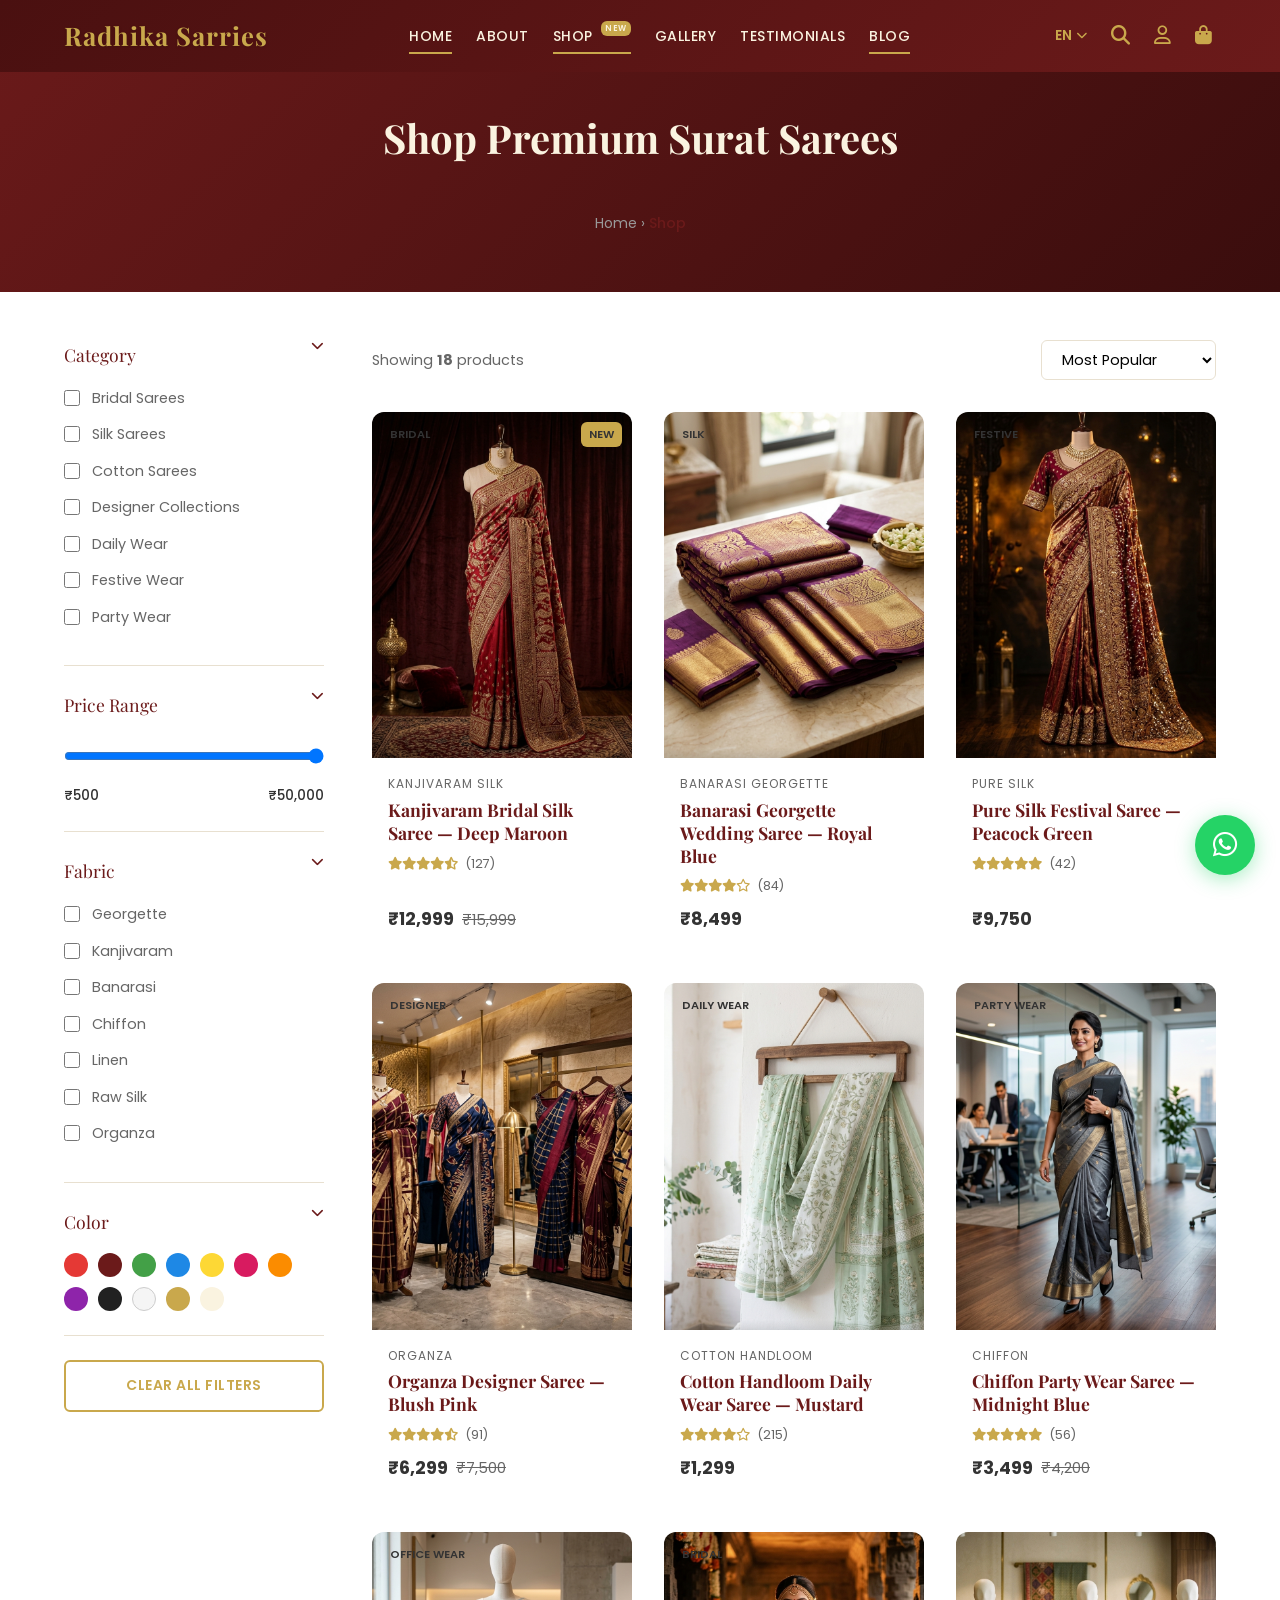
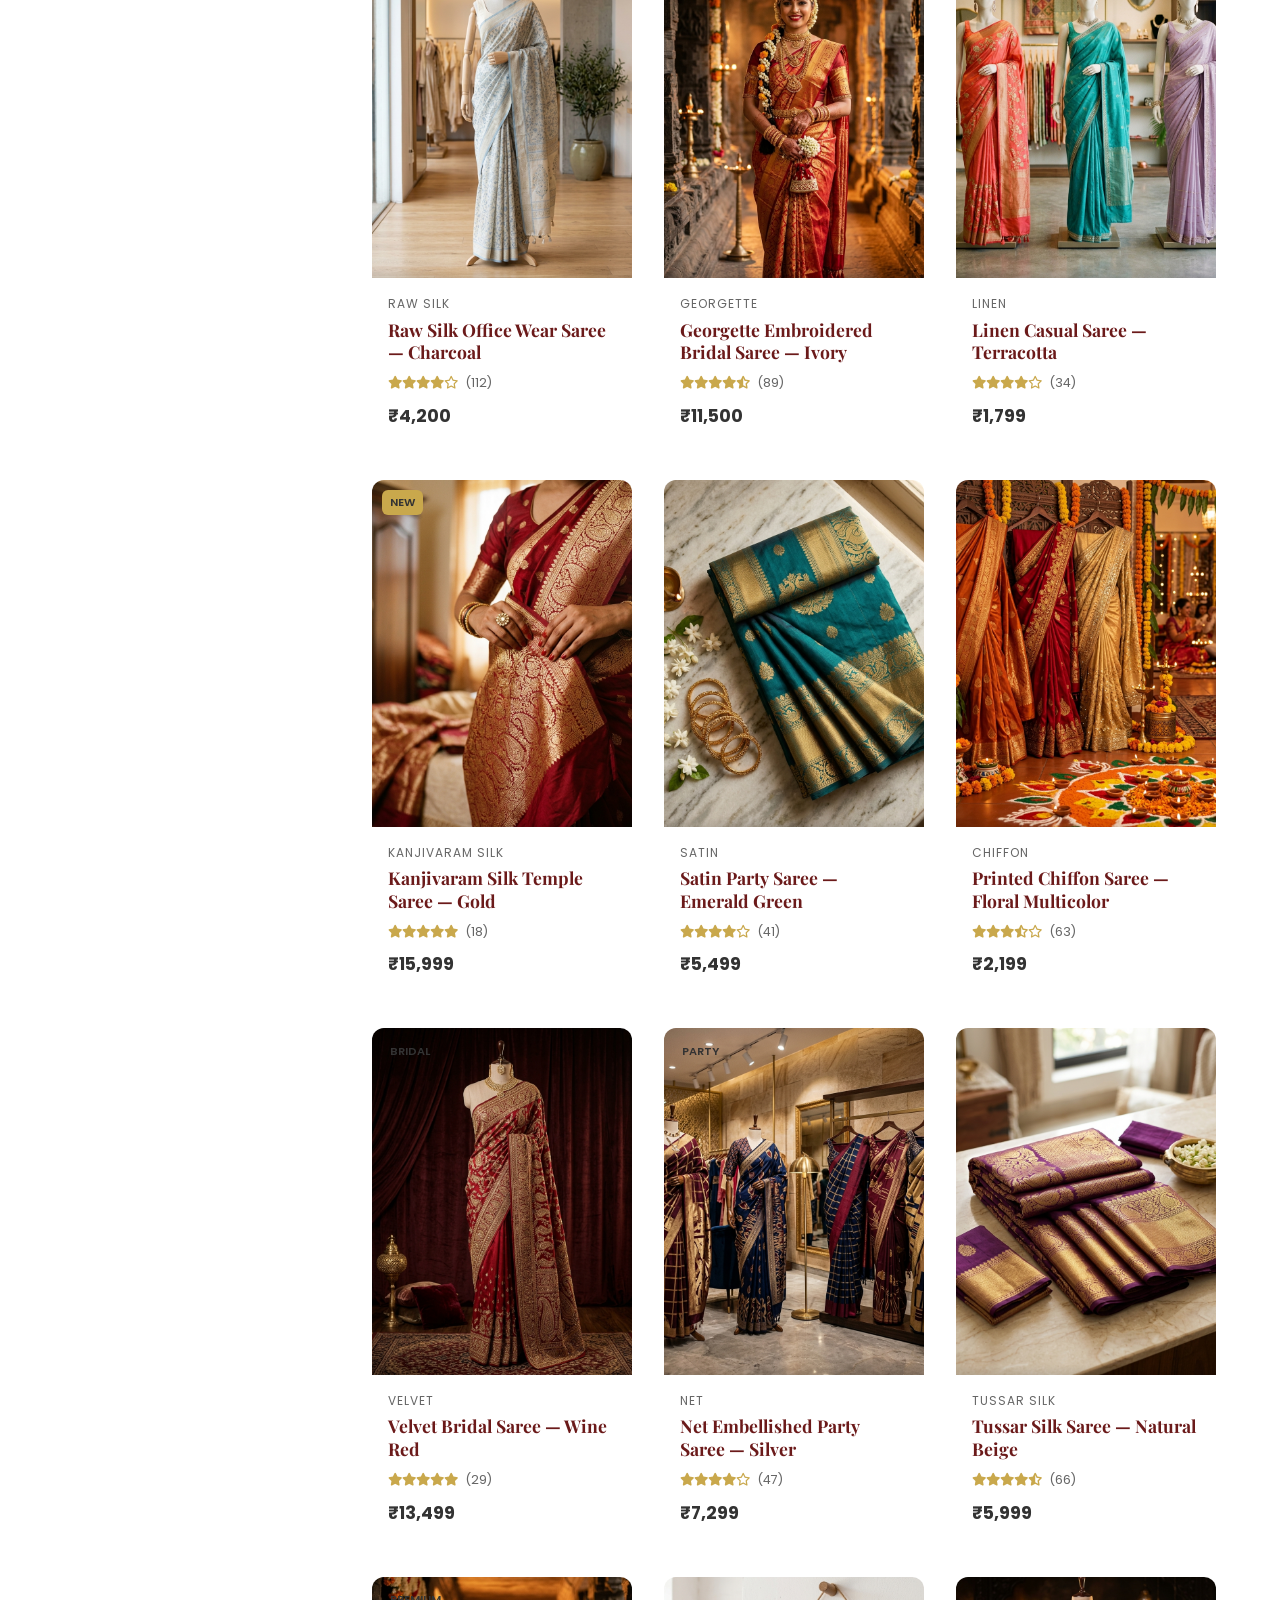
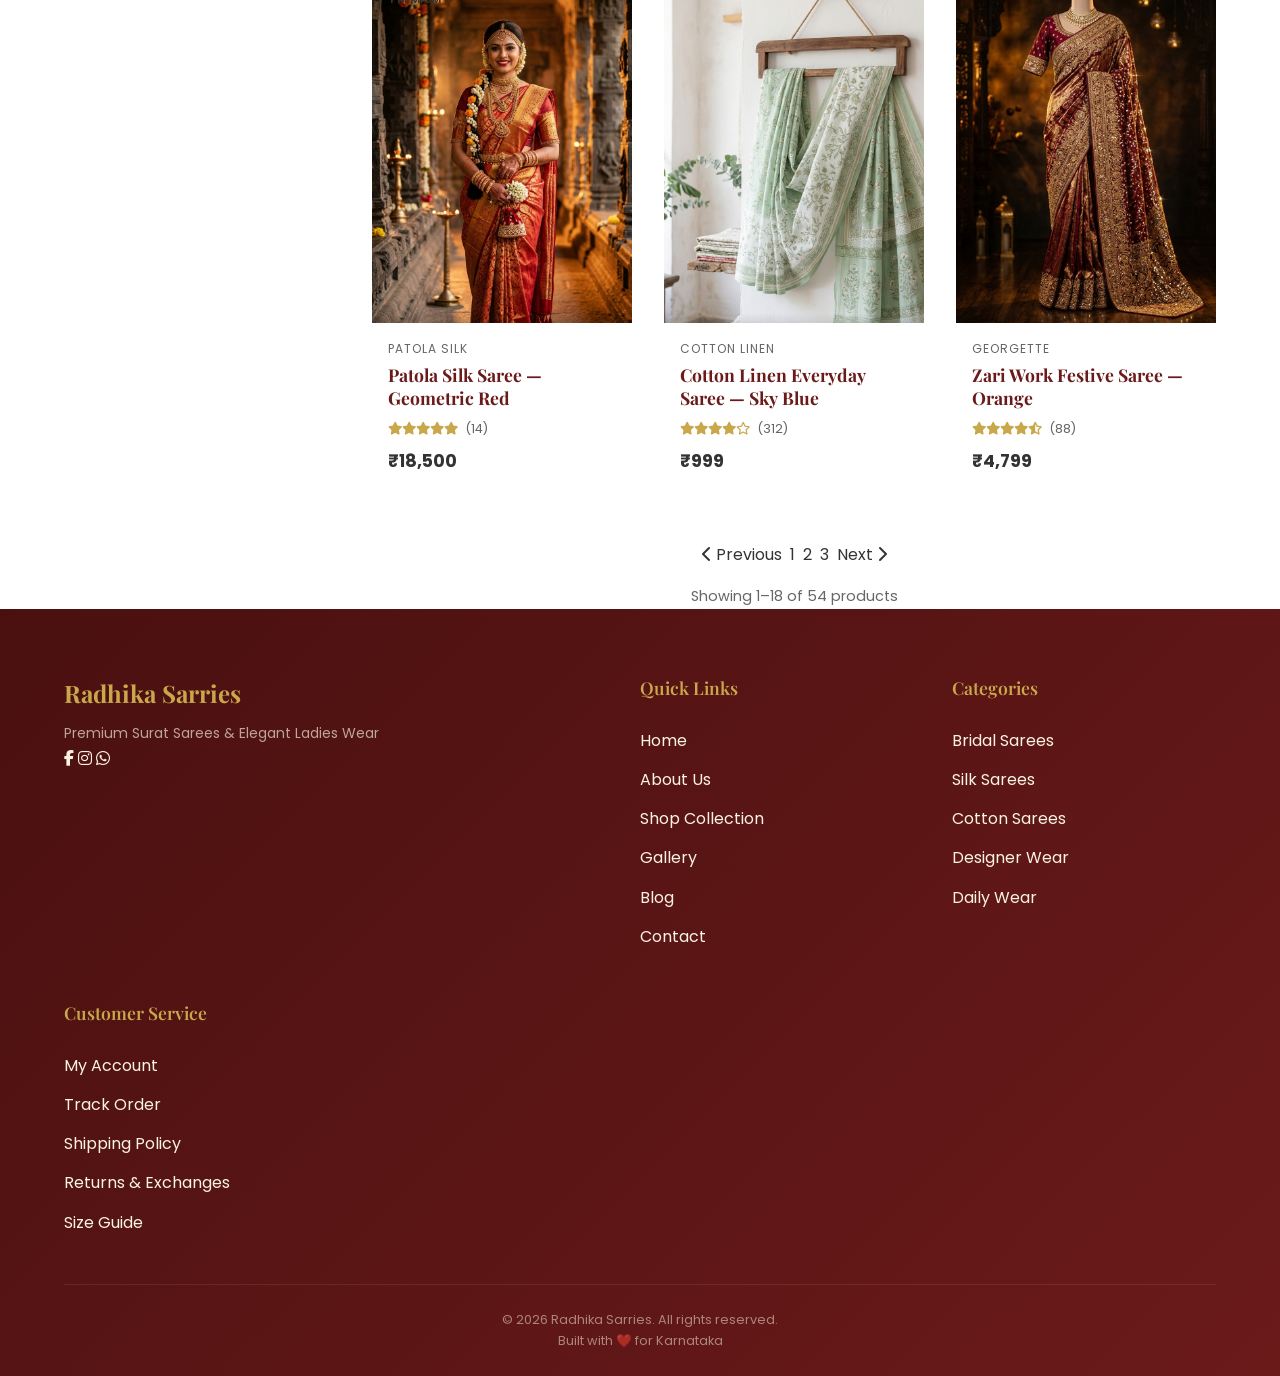
<file: shop/index.html>
<!DOCTYPE html>
<html lang="en">
<head>
  <meta charset="UTF-8">
  <meta name="viewport" content="width=device-width, initial-scale=1.0">
  <title>Buy Sarees Online | Premium Surat Sarees – Radhika Sarries</title>
  <meta name="description" content="Shop premium Surat sarees online — bridal silk, Kanjivaram, Banarasi, cotton, and designer sarees. Free delivery across Karnataka. Radhika Sarries.">
  <meta name="google-site-verification" content="googledef9f98bae932944.html">
  
  <link rel="preconnect" href="https://fonts.googleapis.com">
  <link rel="preconnect" href="https://fonts.gstatic.com" crossorigin>
  <link href="https://fonts.googleapis.com/css2?family=Playfair+Display:wght@400;600;700&family=Poppins:wght@300;400;500;600&display=swap" rel="stylesheet">
  <link rel="stylesheet" href="https://cdnjs.cloudflare.com/ajax/libs/font-awesome/6.4.0/css/all.min.css">
  <link rel="stylesheet" href="../css/styles.css">

  <script type="application/ld+json">
  {
    "@context": "https://schema.org",
    "@type": "BreadcrumbList",
    "itemListElement": [
      { "@type": "ListItem", "position": 1, "name": "Home", "item": "https://radhikasarries.com/" },
      { "@type": "ListItem", "position": 2, "name": "Shop", "item": "https://radhikasarries.com/shop/index.html" }
    ]
  }
  </script>
</head>
<body>

  <!-- Search Overlay -->
  <div class="search-overlay" id="search-overlay">
    <div class="search-container">
      <button class="search-close" id="search-close" aria-label="Close search"><i class="fas fa-times"></i></button>
      <div class="search-input-wrapper">
        <i class="fas fa-search" style="font-size:1.5rem; margin-right:1rem; color:var(--clr-primary);"></i>
        <input type="text" id="search-input" placeholder="Search for sarees, fabrics, colors...">
      </div>
      <div class="search-results" id="search-results"></div>
    </div>
  </div>

  <!-- Navbar -->
  <header class="navbar" id="navbar">
    <div class="container navbar__container">
      <a href="../index.html" class="navbar__logo">Radhika Sarries</a>
      <button class="navbar__mobile-toggle" aria-label="Toggle Menu"><i class="fas fa-bars"></i></button>
      
      <nav class="navbar__menu">
        <ul class="navbar__nav">
          <li><a href="../index.html" class="navbar__link">Home</a></li>
          <li><a href="../index.html#about" class="navbar__link">About</a></li>
          <li><a href="index.html" class="navbar__link active">Shop <span class="product-badge product-badge--new" style="font-size:0.5rem;padding:2px 4px;margin-left:4px;vertical-align:top;">NEW</span></a></li>
          <li><a href="../gallery.html" class="navbar__link">Gallery</a></li>
          <li><a href="../testimonials.html" class="navbar__link">Testimonials</a></li>
          <li><a href="../blog/index.html" class="navbar__link">Blog</a></li>
        </ul>
      </nav>

      <div class="navbar__actions">
        <div class="lang-switcher">
          <div class="lang-switcher__current"><span>EN</span> <i class="fas fa-chevron-down" style="font-size:0.7rem;"></i></div>
          <div class="lang-switcher__dropdown">
            <a href="#" class="lang-switcher__item" data-lang="en">English</a>
            <a href="#" class="lang-switcher__item" data-lang="kn">ಕನ್ನಡ</a>
            <a href="#" class="lang-switcher__item" data-lang="hi">हिंदी</a>
          </div>
        </div>
        <button class="nav-icon-btn search-toggle-btn" aria-label="Search"><i class="fas fa-search"></i></button>
        <a href="../account/index.html" class="nav-icon-btn" aria-label="Account"><i class="far fa-user"></i></a>
        <a href="../cart.html" class="nav-icon-btn" aria-label="Cart">
          <i class="fas fa-shopping-bag"></i>
          <span class="cart-badge" style="display:none;">0</span>
        </a>
      </div>
    </div>
  </header>

  <!-- Shop Hero -->
  <section class="shop-hero">
    <div class="container">
      <h1 class="shop-hero__title">Shop Premium Surat Sarees</h1>
      <div class="breadcrumb" style="justify-content:center; margin-top:var(--space-md);">
        <a href="../index.html">Home</a>
        <span class="breadcrumb__sep">›</span>
        <span class="breadcrumb__current">Shop</span>
      </div>
    </div>
  </section>

  <!-- Shop Main -->
  <main class="container">
    <div class="shop-layout">
      <!-- Sidebar Filters -->
      <aside class="shop-sidebar">
        <div class="filter-group">
          <div class="filter-title">Category <i class="fas fa-chevron-down" style="font-size:0.8rem;"></i></div>
          <ul class="filter-list">
            <li class="filter-item"><label class="filter-label"><input type="checkbox" class="filter-checkbox" name="category" value="Bridal"> Bridal Sarees</label></li>
            <li class="filter-item"><label class="filter-label"><input type="checkbox" class="filter-checkbox" name="category" value="Silk"> Silk Sarees</label></li>
            <li class="filter-item"><label class="filter-label"><input type="checkbox" class="filter-checkbox" name="category" value="Cotton"> Cotton Sarees</label></li>
            <li class="filter-item"><label class="filter-label"><input type="checkbox" class="filter-checkbox" name="category" value="Designer"> Designer Collections</label></li>
            <li class="filter-item"><label class="filter-label"><input type="checkbox" class="filter-checkbox" name="category" value="Daily"> Daily Wear</label></li>
            <li class="filter-item"><label class="filter-label"><input type="checkbox" class="filter-checkbox" name="category" value="Festive"> Festive Wear</label></li>
            <li class="filter-item"><label class="filter-label"><input type="checkbox" class="filter-checkbox" name="category" value="Party"> Party Wear</label></li>
          </ul>
        </div>

        <div class="filter-group">
          <div class="filter-title">Price Range <i class="fas fa-chevron-down" style="font-size:0.8rem;"></i></div>
          <input type="range" class="price-range-slider" min="500" max="50000" step="500" value="50000" id="max-price" oninput="document.getElementById('price-val').textContent='₹'+this.value">
          <div class="price-values">
            <span>₹500</span>
            <span id="price-val">₹50,000</span>
          </div>
        </div>

        <div class="filter-group">
          <div class="filter-title">Fabric <i class="fas fa-chevron-down" style="font-size:0.8rem;"></i></div>
          <ul class="filter-list">
            <li class="filter-item"><label class="filter-label"><input type="checkbox" class="filter-checkbox" name="fabric" value="Georgette"> Georgette</label></li>
            <li class="filter-item"><label class="filter-label"><input type="checkbox" class="filter-checkbox" name="fabric" value="Kanjivaram"> Kanjivaram</label></li>
            <li class="filter-item"><label class="filter-label"><input type="checkbox" class="filter-checkbox" name="fabric" value="Banarasi"> Banarasi</label></li>
            <li class="filter-item"><label class="filter-label"><input type="checkbox" class="filter-checkbox" name="fabric" value="Chiffon"> Chiffon</label></li>
            <li class="filter-item"><label class="filter-label"><input type="checkbox" class="filter-checkbox" name="fabric" value="Linen"> Linen</label></li>
            <li class="filter-item"><label class="filter-label"><input type="checkbox" class="filter-checkbox" name="fabric" value="Raw Silk"> Raw Silk</label></li>
            <li class="filter-item"><label class="filter-label"><input type="checkbox" class="filter-checkbox" name="fabric" value="Organza"> Organza</label></li>
          </ul>
        </div>

        <div class="filter-group">
          <div class="filter-title">Color <i class="fas fa-chevron-down" style="font-size:0.8rem;"></i></div>
          <div class="color-swatches">
            <div class="color-swatch" style="background:#e53935;" data-color="Red" title="Red"></div>
            <div class="color-swatch" style="background:#6B1A1A;" data-color="Maroon" title="Maroon"></div>
            <div class="color-swatch" style="background:#43a047;" data-color="Green" title="Green"></div>
            <div class="color-swatch" style="background:#1e88e5;" data-color="Blue" title="Blue"></div>
            <div class="color-swatch" style="background:#fdd835;" data-color="Yellow" title="Yellow"></div>
            <div class="color-swatch" style="background:#d81b60;" data-color="Pink" title="Pink"></div>
            <div class="color-swatch" style="background:#fb8c00;" data-color="Orange" title="Orange"></div>
            <div class="color-swatch" style="background:#8e24aa;" data-color="Purple" title="Purple"></div>
            <div class="color-swatch" style="background:#212121;" data-color="Black" title="Black"></div>
            <div class="color-swatch" style="background:#f5f5f5; border:1px solid #ccc;" data-color="White" title="White"></div>
            <div class="color-swatch" style="background:#C9A84C;" data-color="Gold" title="Gold"></div>
            <div class="color-swatch" style="background:#FAF3E0;" data-color="Cream" title="Cream"></div>
          </div>
        </div>

        <button class="btn btn--outline" id="clear-filters" style="width:100%; border-color:var(--clr-secondary); color:var(--clr-secondary);">Clear All Filters</button>
      </aside>

      <!-- Product Grid -->
      <div class="shop-main">
        <div class="shop-toolbar">
          <div style="font-size:0.9rem; color:var(--clr-text-light);">
            Showing <strong style="color:var(--clr-text-main);" id="filter-count">18</strong> products
          </div>
          <select class="sort-select" id="sort-by">
            <option value="popular">Most Popular</option>
            <option value="newest">Newest First</option>
            <option value="price-low">Price Low to High</option>
            <option value="price-high">Price High to Low</option>
            <option value="rated">Best Rated</option>
          </select>
        </div>

        <div class="product-grid">
          <!-- JS will populate these statically for SEO but act dynamically -->
          
          <article class="product-card" data-category="Bridal" data-fabric="Kanjivaram" data-occasion="Wedding" data-color="Maroon" data-price="12999">
            <div class="product-card__image-wrapper">
              <span class="product-card__badges">
                <span class="product-badge">Bridal</span>
                <span class="product-badge product-badge--new">NEW</span>
              </span>
              <img src="../assets/images/bridal-sarees.png" alt="Kanjivaram Bridal Silk Saree" class="product-card__image" loading="lazy">
              <div class="product-card__actions">
                <button class="product-action-btn wishlist-toggle-btn" data-id="p1" title="Add to Wishlist"><i class="far fa-heart"></i></button>
                <a href="product.html" class="product-action-btn" title="Quick View"><i class="far fa-eye"></i></a>
                <button class="product-action-btn add-to-cart-btn" data-id="p1" data-name="Kanjivaram Bridal Silk Saree" data-price="12999" data-img="../assets/images/bridal-sarees.png" title="Add to Cart"><i class="fas fa-shopping-cart"></i></button>
              </div>
            </div>
            <div class="product-card__info">
              <div class="product-card__fabric">Kanjivaram Silk</div>
              <h3 class="product-card__title"><a href="product.html">Kanjivaram Bridal Silk Saree — Deep Maroon</a></h3>
              <div class="product-card__rating">
                <i class="fas fa-star"></i><i class="fas fa-star"></i><i class="fas fa-star"></i><i class="fas fa-star"></i><i class="fas fa-star-half-alt"></i>
                <span>(127)</span>
              </div>
              <div class="product-card__price">
                <span class="product-card__price-current">₹12,999</span>
                <span class="product-card__price-old">₹15,999</span>
              </div>
            </div>
          </article>

          <article class="product-card" data-category="Silk" data-fabric="Banarasi" data-occasion="Wedding" data-color="Blue" data-price="8499">
            <div class="product-card__image-wrapper">
              <span class="product-card__badges"><span class="product-badge">Silk</span></span>
              <img src="../assets/images/silk-sarees.png" alt="Banarasi Georgette Wedding Saree" class="product-card__image" loading="lazy">
              <div class="product-card__actions">
                <button class="product-action-btn wishlist-toggle-btn" data-id="p2"><i class="far fa-heart"></i></button>
                <a href="product.html" class="product-action-btn"><i class="far fa-eye"></i></a>
                <button class="product-action-btn add-to-cart-btn" data-id="p2" data-name="Banarasi Georgette Wedding Saree" data-price="8499" data-img="../assets/images/silk-sarees.png"><i class="fas fa-shopping-cart"></i></button>
              </div>
            </div>
            <div class="product-card__info">
              <div class="product-card__fabric">Banarasi Georgette</div>
              <h3 class="product-card__title"><a href="product.html">Banarasi Georgette Wedding Saree — Royal Blue</a></h3>
              <div class="product-card__rating">
                <i class="fas fa-star"></i><i class="fas fa-star"></i><i class="fas fa-star"></i><i class="fas fa-star"></i><i class="far fa-star"></i>
                <span>(84)</span>
              </div>
              <div class="product-card__price">
                <span class="product-card__price-current">₹8,499</span>
              </div>
            </div>
          </article>

          <article class="product-card" data-category="Festive" data-fabric="Raw Silk" data-occasion="Festival" data-color="Green" data-price="9750">
            <div class="product-card__image-wrapper">
              <span class="product-card__badges"><span class="product-badge">Festive</span></span>
              <img src="../assets/images/festive-wear.png" alt="Pure Silk Festival Saree" class="product-card__image" loading="lazy">
              <div class="product-card__actions">
                <button class="product-action-btn wishlist-toggle-btn" data-id="p3"><i class="far fa-heart"></i></button>
                <a href="product.html" class="product-action-btn"><i class="far fa-eye"></i></a>
                <button class="product-action-btn add-to-cart-btn" data-id="p3" data-name="Pure Silk Festival Saree" data-price="9750" data-img="../assets/images/festive-wear.png"><i class="fas fa-shopping-cart"></i></button>
              </div>
            </div>
            <div class="product-card__info">
              <div class="product-card__fabric">Pure Silk</div>
              <h3 class="product-card__title"><a href="product.html">Pure Silk Festival Saree — Peacock Green</a></h3>
              <div class="product-card__rating">
                <i class="fas fa-star"></i><i class="fas fa-star"></i><i class="fas fa-star"></i><i class="fas fa-star"></i><i class="fas fa-star"></i>
                <span>(42)</span>
              </div>
              <div class="product-card__price">
                <span class="product-card__price-current">₹9,750</span>
              </div>
            </div>
          </article>

          <article class="product-card" data-category="Designer" data-fabric="Organza" data-occasion="Party" data-color="Pink" data-price="6299">
            <div class="product-card__image-wrapper">
              <span class="product-card__badges"><span class="product-badge">Designer</span></span>
              <img src="../assets/images/designer-collections.png" alt="Organza Designer Saree" class="product-card__image" loading="lazy">
              <div class="product-card__actions">
                <button class="product-action-btn wishlist-toggle-btn" data-id="p4"><i class="far fa-heart"></i></button>
                <a href="product.html" class="product-action-btn"><i class="far fa-eye"></i></a>
                <button class="product-action-btn add-to-cart-btn" data-id="p4" data-name="Organza Designer Saree" data-price="6299" data-img="../assets/images/designer-collections.png"><i class="fas fa-shopping-cart"></i></button>
              </div>
            </div>
            <div class="product-card__info">
              <div class="product-card__fabric">Organza</div>
              <h3 class="product-card__title"><a href="product.html">Organza Designer Saree — Blush Pink</a></h3>
              <div class="product-card__rating">
                <i class="fas fa-star"></i><i class="fas fa-star"></i><i class="fas fa-star"></i><i class="fas fa-star"></i><i class="fas fa-star-half-alt"></i>
                <span>(91)</span>
              </div>
              <div class="product-card__price">
                <span class="product-card__price-current">₹6,299</span>
                <span class="product-card__price-old">₹7,500</span>
              </div>
            </div>
          </article>

          <article class="product-card" data-category="Daily" data-fabric="Cotton" data-occasion="Casual" data-color="Yellow" data-price="1299">
            <div class="product-card__image-wrapper">
              <span class="product-card__badges"><span class="product-badge">Daily Wear</span></span>
              <img src="../assets/images/cotton-sarees.png" alt="Cotton Handloom Daily Wear Saree" class="product-card__image" loading="lazy">
              <div class="product-card__actions">
                <button class="product-action-btn wishlist-toggle-btn" data-id="p5"><i class="far fa-heart"></i></button>
                <a href="product.html" class="product-action-btn"><i class="far fa-eye"></i></a>
                <button class="product-action-btn add-to-cart-btn" data-id="p5" data-name="Cotton Handloom Daily Wear Saree" data-price="1299" data-img="../assets/images/cotton-sarees.png"><i class="fas fa-shopping-cart"></i></button>
              </div>
            </div>
            <div class="product-card__info">
              <div class="product-card__fabric">Cotton Handloom</div>
              <h3 class="product-card__title"><a href="product.html">Cotton Handloom Daily Wear Saree — Mustard</a></h3>
              <div class="product-card__rating">
                <i class="fas fa-star"></i><i class="fas fa-star"></i><i class="fas fa-star"></i><i class="fas fa-star"></i><i class="far fa-star"></i>
                <span>(215)</span>
              </div>
              <div class="product-card__price">
                <span class="product-card__price-current">₹1,299</span>
              </div>
            </div>
          </article>

          <article class="product-card" data-category="Party" data-fabric="Chiffon" data-occasion="Party" data-color="Blue" data-price="3499">
            <div class="product-card__image-wrapper">
              <span class="product-card__badges"><span class="product-badge">Party Wear</span></span>
              <img src="../assets/images/blog-office-saree.png" alt="Chiffon Party Wear Saree" class="product-card__image" loading="lazy">
              <div class="product-card__actions">
                <button class="product-action-btn wishlist-toggle-btn" data-id="p6"><i class="far fa-heart"></i></button>
                <a href="product.html" class="product-action-btn"><i class="far fa-eye"></i></a>
                <button class="product-action-btn add-to-cart-btn" data-id="p6" data-name="Chiffon Party Wear Saree" data-price="3499" data-img="../assets/images/blog-office-saree.png"><i class="fas fa-shopping-cart"></i></button>
              </div>
            </div>
            <div class="product-card__info">
              <div class="product-card__fabric">Chiffon</div>
              <h3 class="product-card__title"><a href="product.html">Chiffon Party Wear Saree — Midnight Blue</a></h3>
              <div class="product-card__rating">
                <i class="fas fa-star"></i><i class="fas fa-star"></i><i class="fas fa-star"></i><i class="fas fa-star"></i><i class="fas fa-star"></i>
                <span>(56)</span>
              </div>
              <div class="product-card__price">
                <span class="product-card__price-current">₹3,499</span>
                <span class="product-card__price-old">₹4,200</span>
              </div>
            </div>
          </article>
          
          <article class="product-card" data-category="Daily" data-fabric="Raw Silk" data-occasion="Office" data-color="Black" data-price="4200">
            <div class="product-card__image-wrapper">
              <span class="product-card__badges"><span class="product-badge">Office Wear</span></span>
              <img src="../assets/images/daily-wear.png" alt="Raw Silk Office Wear Saree" class="product-card__image" loading="lazy">
              <div class="product-card__actions">
                <button class="product-action-btn wishlist-toggle-btn" data-id="p7"><i class="far fa-heart"></i></button>
                <a href="product.html" class="product-action-btn"><i class="far fa-eye"></i></a>
                <button class="product-action-btn add-to-cart-btn" data-id="p7" data-name="Raw Silk Office Wear Saree" data-price="4200" data-img="../assets/images/daily-wear.png"><i class="fas fa-shopping-cart"></i></button>
              </div>
            </div>
            <div class="product-card__info">
              <div class="product-card__fabric">Raw Silk</div>
              <h3 class="product-card__title"><a href="product.html">Raw Silk Office Wear Saree — Charcoal</a></h3>
              <div class="product-card__rating">
                <i class="fas fa-star"></i><i class="fas fa-star"></i><i class="fas fa-star"></i><i class="fas fa-star"></i><i class="far fa-star"></i>
                <span>(112)</span>
              </div>
              <div class="product-card__price">
                <span class="product-card__price-current">₹4,200</span>
              </div>
            </div>
          </article>
          
          <article class="product-card" data-category="Bridal" data-fabric="Georgette" data-occasion="Wedding" data-color="White" data-price="11500">
            <div class="product-card__image-wrapper">
              <span class="product-card__badges"><span class="product-badge">Bridal</span></span>
              <img src="../assets/images/blog-wedding-saree.png" alt="Georgette Embroidered Bridal Saree" class="product-card__image" loading="lazy">
              <div class="product-card__actions">
                <button class="product-action-btn wishlist-toggle-btn" data-id="p8"><i class="far fa-heart"></i></button>
                <a href="product.html" class="product-action-btn"><i class="far fa-eye"></i></a>
                <button class="product-action-btn add-to-cart-btn" data-id="p8" data-name="Georgette Embroidered Bridal Saree" data-price="11500" data-img="../assets/images/blog-wedding-saree.png"><i class="fas fa-shopping-cart"></i></button>
              </div>
            </div>
            <div class="product-card__info">
              <div class="product-card__fabric">Georgette</div>
              <h3 class="product-card__title"><a href="product.html">Georgette Embroidered Bridal Saree — Ivory</a></h3>
              <div class="product-card__rating">
                <i class="fas fa-star"></i><i class="fas fa-star"></i><i class="fas fa-star"></i><i class="fas fa-star"></i><i class="fas fa-star-half-alt"></i>
                <span>(89)</span>
              </div>
              <div class="product-card__price">
                <span class="product-card__price-current">₹11,500</span>
              </div>
            </div>
          </article>

          <article class="product-card" data-category="Daily" data-fabric="Linen" data-occasion="Casual" data-color="Orange" data-price="1799">
            <div class="product-card__image-wrapper">
              <span class="product-card__badges"></span>
              <img src="../assets/images/blog-trending-sarees.png" alt="Linen Casual Saree" class="product-card__image" loading="lazy">
              <div class="product-card__actions">
                <button class="product-action-btn wishlist-toggle-btn" data-id="p9"><i class="far fa-heart"></i></button>
                <a href="product.html" class="product-action-btn"><i class="far fa-eye"></i></a>
                <button class="product-action-btn add-to-cart-btn" data-id="p9" data-name="Linen Casual Saree" data-price="1799" data-img="../assets/images/blog-trending-sarees.png"><i class="fas fa-shopping-cart"></i></button>
              </div>
            </div>
            <div class="product-card__info">
              <div class="product-card__fabric">Linen</div>
              <h3 class="product-card__title"><a href="product.html">Linen Casual Saree — Terracotta</a></h3>
              <div class="product-card__rating">
                <i class="fas fa-star"></i><i class="fas fa-star"></i><i class="fas fa-star"></i><i class="fas fa-star"></i><i class="far fa-star"></i>
                <span>(34)</span>
              </div>
              <div class="product-card__price">
                <span class="product-card__price-current">₹1,799</span>
              </div>
            </div>
          </article>

          <article class="product-card" data-category="Bridal" data-fabric="Kanjivaram" data-occasion="Wedding" data-color="Gold" data-price="15999">
            <div class="product-card__image-wrapper">
              <span class="product-card__badges"><span class="product-badge product-badge--new">NEW</span></span>
              <img src="../assets/images/instagram-1.png" alt="Kanjivaram Silk Temple Saree" class="product-card__image" loading="lazy">
              <div class="product-card__actions">
                <button class="product-action-btn wishlist-toggle-btn" data-id="p10"><i class="far fa-heart"></i></button>
                <a href="product.html" class="product-action-btn"><i class="far fa-eye"></i></a>
                <button class="product-action-btn add-to-cart-btn" data-id="p10" data-name="Kanjivaram Silk Temple Saree" data-price="15999" data-img="../assets/images/instagram-1.png"><i class="fas fa-shopping-cart"></i></button>
              </div>
            </div>
            <div class="product-card__info">
              <div class="product-card__fabric">Kanjivaram Silk</div>
              <h3 class="product-card__title"><a href="product.html">Kanjivaram Silk Temple Saree — Gold</a></h3>
              <div class="product-card__rating">
                <i class="fas fa-star"></i><i class="fas fa-star"></i><i class="fas fa-star"></i><i class="fas fa-star"></i><i class="fas fa-star"></i>
                <span>(18)</span>
              </div>
              <div class="product-card__price">
                <span class="product-card__price-current">₹15,999</span>
              </div>
            </div>
          </article>

          <article class="product-card" data-category="Party" data-fabric="Raw Silk" data-occasion="Party" data-color="Green" data-price="5499">
            <div class="product-card__image-wrapper">
              <span class="product-card__badges"></span>
              <img src="../assets/images/instagram-2.png" alt="Satin Party Saree" class="product-card__image" loading="lazy">
              <div class="product-card__actions">
                <button class="product-action-btn wishlist-toggle-btn" data-id="p11"><i class="far fa-heart"></i></button>
                <a href="product.html" class="product-action-btn"><i class="far fa-eye"></i></a>
                <button class="product-action-btn add-to-cart-btn" data-id="p11" data-name="Satin Party Saree" data-price="5499" data-img="../assets/images/instagram-2.png"><i class="fas fa-shopping-cart"></i></button>
              </div>
            </div>
            <div class="product-card__info">
              <div class="product-card__fabric">Satin</div>
              <h3 class="product-card__title"><a href="product.html">Satin Party Saree — Emerald Green</a></h3>
              <div class="product-card__rating">
                <i class="fas fa-star"></i><i class="fas fa-star"></i><i class="fas fa-star"></i><i class="fas fa-star"></i><i class="far fa-star"></i>
                <span>(41)</span>
              </div>
              <div class="product-card__price">
                <span class="product-card__price-current">₹5,499</span>
              </div>
            </div>
          </article>

          <article class="product-card" data-category="Daily" data-fabric="Chiffon" data-occasion="Casual" data-color="Pink" data-price="2199">
            <div class="product-card__image-wrapper">
              <span class="product-card__badges"></span>
              <img src="../assets/images/blog-festival-saree.png" alt="Printed Chiffon Saree" class="product-card__image" loading="lazy">
              <div class="product-card__actions">
                <button class="product-action-btn wishlist-toggle-btn" data-id="p12"><i class="far fa-heart"></i></button>
                <a href="product.html" class="product-action-btn"><i class="far fa-eye"></i></a>
                <button class="product-action-btn add-to-cart-btn" data-id="p12" data-name="Printed Chiffon Saree" data-price="2199" data-img="../assets/images/blog-festival-saree.png"><i class="fas fa-shopping-cart"></i></button>
              </div>
            </div>
            <div class="product-card__info">
              <div class="product-card__fabric">Chiffon</div>
              <h3 class="product-card__title"><a href="product.html">Printed Chiffon Saree — Floral Multicolor</a></h3>
              <div class="product-card__rating">
                <i class="fas fa-star"></i><i class="fas fa-star"></i><i class="fas fa-star"></i><i class="fas fa-star-half-alt"></i><i class="far fa-star"></i>
                <span>(63)</span>
              </div>
              <div class="product-card__price">
                <span class="product-card__price-current">₹2,199</span>
              </div>
            </div>
          </article>
          
          <article class="product-card" data-category="Bridal" data-fabric="Georgette" data-occasion="Wedding" data-color="Red" data-price="13499">
            <div class="product-card__image-wrapper">
              <span class="product-card__badges"><span class="product-badge">Bridal</span></span>
              <img src="../assets/images/bridal-sarees.png" alt="Velvet Bridal Saree" class="product-card__image" loading="lazy">
              <div class="product-card__actions">
                <button class="product-action-btn wishlist-toggle-btn" data-id="p13"><i class="far fa-heart"></i></button>
                <a href="product.html" class="product-action-btn"><i class="far fa-eye"></i></a>
                <button class="product-action-btn add-to-cart-btn" data-id="p13" data-name="Velvet Bridal Saree" data-price="13499" data-img="../assets/images/bridal-sarees.png"><i class="fas fa-shopping-cart"></i></button>
              </div>
            </div>
            <div class="product-card__info">
              <div class="product-card__fabric">Velvet</div>
              <h3 class="product-card__title"><a href="product.html">Velvet Bridal Saree — Wine Red</a></h3>
              <div class="product-card__rating">
                <i class="fas fa-star"></i><i class="fas fa-star"></i><i class="fas fa-star"></i><i class="fas fa-star"></i><i class="fas fa-star"></i>
                <span>(29)</span>
              </div>
              <div class="product-card__price">
                <span class="product-card__price-current">₹13,499</span>
              </div>
            </div>
          </article>

          <article class="product-card" data-category="Party" data-fabric="Net" data-occasion="Party" data-color="White" data-price="7299">
            <div class="product-card__image-wrapper">
              <span class="product-card__badges"><span class="product-badge">Party</span></span>
              <img src="../assets/images/designer-collections.png" alt="Net Embellished Party Saree" class="product-card__image" loading="lazy">
              <div class="product-card__actions">
                <button class="product-action-btn wishlist-toggle-btn" data-id="p14"><i class="far fa-heart"></i></button>
                <a href="product.html" class="product-action-btn"><i class="far fa-eye"></i></a>
                <button class="product-action-btn add-to-cart-btn" data-id="p14" data-name="Net Embellished Party Saree" data-price="7299" data-img="../assets/images/designer-collections.png"><i class="fas fa-shopping-cart"></i></button>
              </div>
            </div>
            <div class="product-card__info">
              <div class="product-card__fabric">Net</div>
              <h3 class="product-card__title"><a href="product.html">Net Embellished Party Saree — Silver</a></h3>
              <div class="product-card__rating">
                <i class="fas fa-star"></i><i class="fas fa-star"></i><i class="fas fa-star"></i><i class="fas fa-star"></i><i class="far fa-star"></i>
                <span>(47)</span>
              </div>
              <div class="product-card__price">
                <span class="product-card__price-current">₹7,299</span>
              </div>
            </div>
          </article>

          <article class="product-card" data-category="Designer" data-fabric="Silk" data-occasion="Festival" data-color="Cream" data-price="5999">
            <div class="product-card__image-wrapper">
              <span class="product-card__badges"></span>
              <img src="../assets/images/silk-sarees.png" alt="Tussar Silk Saree" class="product-card__image" loading="lazy">
              <div class="product-card__actions">
                <button class="product-action-btn wishlist-toggle-btn" data-id="p15"><i class="far fa-heart"></i></button>
                <a href="product.html" class="product-action-btn"><i class="far fa-eye"></i></a>
                <button class="product-action-btn add-to-cart-btn" data-id="p15" data-name="Tussar Silk Saree" data-price="5999" data-img="../assets/images/silk-sarees.png"><i class="fas fa-shopping-cart"></i></button>
              </div>
            </div>
            <div class="product-card__info">
              <div class="product-card__fabric">Tussar Silk</div>
              <h3 class="product-card__title"><a href="product.html">Tussar Silk Saree — Natural Beige</a></h3>
              <div class="product-card__rating">
                <i class="fas fa-star"></i><i class="fas fa-star"></i><i class="fas fa-star"></i><i class="fas fa-star"></i><i class="fas fa-star-half-alt"></i>
                <span>(66)</span>
              </div>
              <div class="product-card__price">
                <span class="product-card__price-current">₹5,999</span>
              </div>
            </div>
          </article>

          <article class="product-card" data-category="Designer" data-fabric="Silk" data-occasion="Wedding" data-color="Red" data-price="18500">
            <div class="product-card__image-wrapper">
              <span class="product-card__badges"><span class="product-badge">Premium</span></span>
              <img src="../assets/images/blog-wedding-saree.png" alt="Patola Silk Saree" class="product-card__image" loading="lazy">
              <div class="product-card__actions">
                <button class="product-action-btn wishlist-toggle-btn" data-id="p16"><i class="far fa-heart"></i></button>
                <a href="product.html" class="product-action-btn"><i class="far fa-eye"></i></a>
                <button class="product-action-btn add-to-cart-btn" data-id="p16" data-name="Patola Silk Saree" data-price="18500" data-img="../assets/images/blog-wedding-saree.png"><i class="fas fa-shopping-cart"></i></button>
              </div>
            </div>
            <div class="product-card__info">
              <div class="product-card__fabric">Patola Silk</div>
              <h3 class="product-card__title"><a href="product.html">Patola Silk Saree — Geometric Red</a></h3>
              <div class="product-card__rating">
                <i class="fas fa-star"></i><i class="fas fa-star"></i><i class="fas fa-star"></i><i class="fas fa-star"></i><i class="fas fa-star"></i>
                <span>(14)</span>
              </div>
              <div class="product-card__price">
                <span class="product-card__price-current">₹18,500</span>
              </div>
            </div>
          </article>

          <article class="product-card" data-category="Daily" data-fabric="Linen" data-occasion="Casual" data-color="Blue" data-price="999">
            <div class="product-card__image-wrapper">
              <span class="product-card__badges"></span>
              <img src="../assets/images/cotton-sarees.png" alt="Cotton Linen Everyday Saree" class="product-card__image" loading="lazy">
              <div class="product-card__actions">
                <button class="product-action-btn wishlist-toggle-btn" data-id="p17"><i class="far fa-heart"></i></button>
                <a href="product.html" class="product-action-btn"><i class="far fa-eye"></i></a>
                <button class="product-action-btn add-to-cart-btn" data-id="p17" data-name="Cotton Linen Everyday Saree" data-price="999" data-img="../assets/images/cotton-sarees.png"><i class="fas fa-shopping-cart"></i></button>
              </div>
            </div>
            <div class="product-card__info">
              <div class="product-card__fabric">Cotton Linen</div>
              <h3 class="product-card__title"><a href="product.html">Cotton Linen Everyday Saree — Sky Blue</a></h3>
              <div class="product-card__rating">
                <i class="fas fa-star"></i><i class="fas fa-star"></i><i class="fas fa-star"></i><i class="fas fa-star"></i><i class="far fa-star"></i>
                <span>(312)</span>
              </div>
              <div class="product-card__price">
                <span class="product-card__price-current">₹999</span>
              </div>
            </div>
          </article>

          <article class="product-card" data-category="Festive" data-fabric="Georgette" data-occasion="Festival" data-color="Orange" data-price="4799">
            <div class="product-card__image-wrapper">
              <span class="product-card__badges"></span>
              <img src="../assets/images/festive-wear.png" alt="Zari Work Festive Saree" class="product-card__image" loading="lazy">
              <div class="product-card__actions">
                <button class="product-action-btn wishlist-toggle-btn" data-id="p18"><i class="far fa-heart"></i></button>
                <a href="product.html" class="product-action-btn"><i class="far fa-eye"></i></a>
                <button class="product-action-btn add-to-cart-btn" data-id="p18" data-name="Zari Work Festive Saree" data-price="4799" data-img="../assets/images/festive-wear.png"><i class="fas fa-shopping-cart"></i></button>
              </div>
            </div>
            <div class="product-card__info">
              <div class="product-card__fabric">Georgette</div>
              <h3 class="product-card__title"><a href="product.html">Zari Work Festive Saree — Orange</a></h3>
              <div class="product-card__rating">
                <i class="fas fa-star"></i><i class="fas fa-star"></i><i class="fas fa-star"></i><i class="fas fa-star"></i><i class="fas fa-star-half-alt"></i>
                <span>(88)</span>
              </div>
              <div class="product-card__price">
                <span class="product-card__price-current">₹4,799</span>
              </div>
            </div>
          </article>

        </div>

        <!-- Pagination -->
        <div class="pagination" style="margin-top:var(--space-2xl);">
          <a href="#" class="pagination__btn"><i class="fas fa-chevron-left"></i> Previous</a>
          <a href="#" class="pagination__btn active">1</a>
          <a href="#" class="pagination__btn">2</a>
          <a href="#" class="pagination__btn">3</a>
          <a href="#" class="pagination__btn">Next <i class="fas fa-chevron-right"></i></a>
        </div>
        <div style="text-align:center; color:var(--clr-text-light); font-size:0.9rem; margin-top:var(--space-md);">
          Showing 1–18 of 54 products
        </div>
      </div>
    </div>
  </main>

  <!-- Footer -->
  <footer class="footer" id="footer" role="contentinfo">
    <div class="container">
      <div class="footer__grid">
        <div>
          <div class="footer__brand-name">Radhika Sarries</div>
          <p class="footer__brand-tagline">Premium Surat Sarees & Elegant Ladies Wear</p>
          <div class="footer__socials">
            <a href="#" aria-label="Facebook"><i class="fab fa-facebook-f"></i></a>
            <a href="#" aria-label="Instagram"><i class="fab fa-instagram"></i></a>
            <a href="#" aria-label="WhatsApp"><i class="fab fa-whatsapp"></i></a>
          </div>
        </div>
        <div>
          <h4 class="footer__heading">Quick Links</h4>
          <ul class="footer__links">
            <li><a href="../index.html">Home</a></li>
            <li><a href="../index.html#about">About Us</a></li>
            <li><a href="index.html">Shop Collection</a></li>
            <li><a href="../gallery.html">Gallery</a></li>
            <li><a href="../blog/index.html">Blog</a></li>
            <li><a href="../index.html#contact">Contact</a></li>
          </ul>
        </div>
        <div>
          <h4 class="footer__heading">Categories</h4>
          <ul class="footer__links">
            <li><a href="index.html?category=bridal">Bridal Sarees</a></li>
            <li><a href="index.html?category=silk">Silk Sarees</a></li>
            <li><a href="index.html?category=cotton">Cotton Sarees</a></li>
            <li><a href="index.html?category=designer">Designer Wear</a></li>
            <li><a href="index.html?category=daily">Daily Wear</a></li>
          </ul>
        </div>
        <div>
          <h4 class="footer__heading">Customer Service</h4>
          <ul class="footer__links">
            <li><a href="../account/index.html">My Account</a></li>
            <li><a href="../cart.html">Track Order</a></li>
            <li><a href="#">Shipping Policy</a></li>
            <li><a href="#">Returns & Exchanges</a></li>
            <li><a href="#">Size Guide</a></li>
          </ul>
        </div>
      </div>
      <div class="footer__bottom">
        <p>&copy; 2026 Radhika Sarries. All rights reserved.</p>
        <p>Built with ❤️ for Karnataka</p>
      </div>
    </div>
  </footer>

  <!-- Floating WhatsApp -->
  <a href="https://wa.me/917017549369" class="whatsapp-float" target="_blank" rel="noopener noreferrer" aria-label="Chat on WhatsApp">
    <i class="fab fa-whatsapp"></i>
  </a>

  <!-- Scripts -->
  <script src="../js/main.js"></script>
  <script src="../js/cart.js"></script>
  <script src="../js/wishlist.js"></script>
  <script src="../js/filters.js"></script>
  <script src="../js/search.js"></script>
  <script src="../js/language.js"></script>
</body>
</html>
</file>
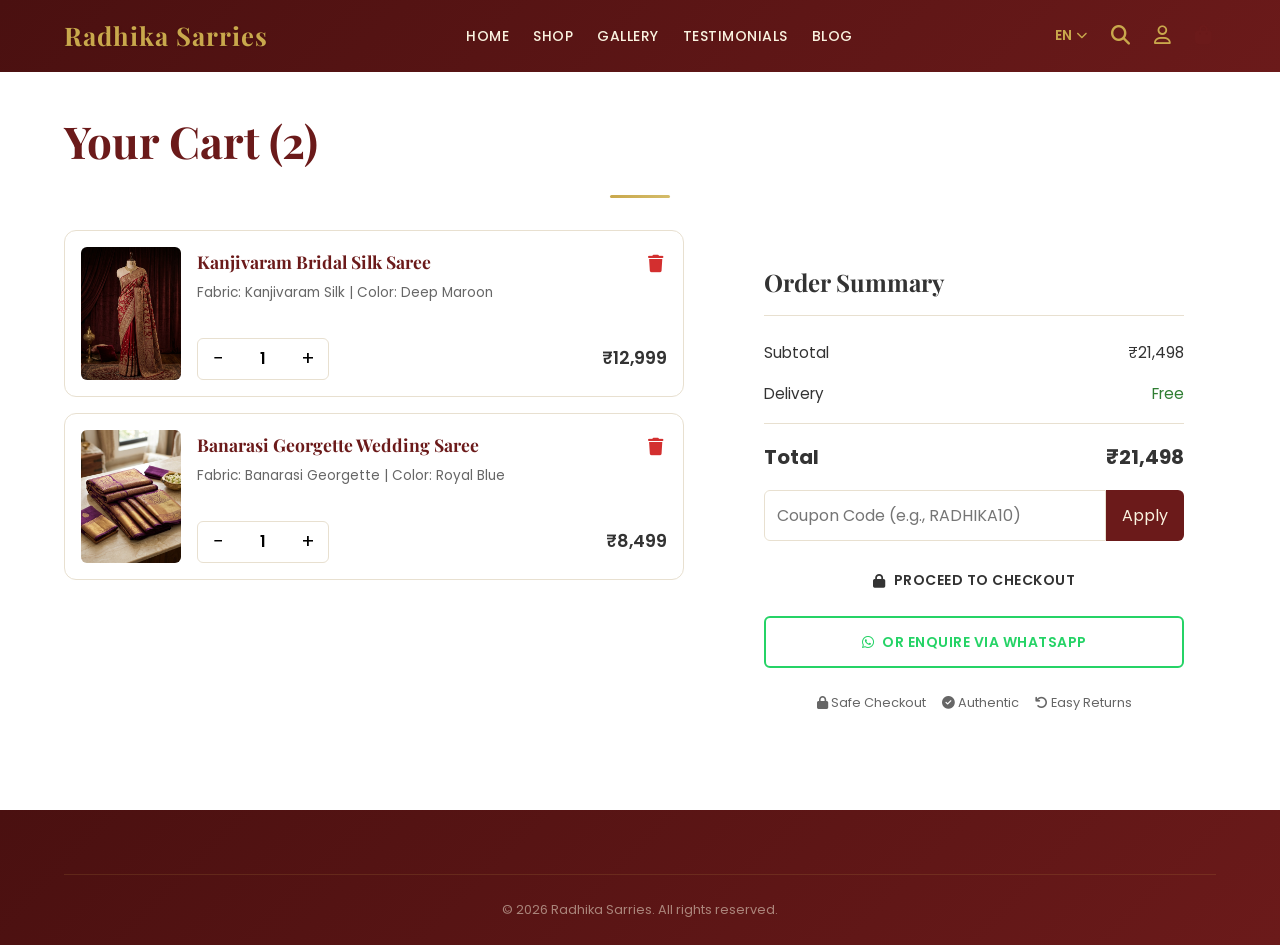
<file: cart.html>
<!DOCTYPE html>
<html lang="en">
<head>
  <meta charset="UTF-8">
  <meta name="viewport" content="width=device-width, initial-scale=1.0">
  <title>Your Shopping Cart | Radhika Sarries</title>
  <meta name="description" content="Review your selected premium Surat sarees before checkout. Fast delivery and easy returns.">
  <meta name="google-site-verification" content="googledef9f98bae932944.html">
  
  <link rel="preconnect" href="https://fonts.googleapis.com">
  <link rel="preconnect" href="https://fonts.gstatic.com" crossorigin>
  <link href="https://fonts.googleapis.com/css2?family=Playfair+Display:wght@400;600;700&family=Poppins:wght@300;400;500;600&display=swap" rel="stylesheet">
  <link rel="stylesheet" href="https://cdnjs.cloudflare.com/ajax/libs/font-awesome/6.4.0/css/all.min.css">
  <link rel="stylesheet" href="css/styles.css">
</head>
<body>

  <!-- Search Overlay -->
  <div class="search-overlay" id="search-overlay">
    <div class="search-container">
      <button class="search-close" id="search-close" aria-label="Close search"><i class="fas fa-times"></i></button>
      <div class="search-input-wrapper">
        <i class="fas fa-search" style="font-size:1.5rem; margin-right:1rem; color:var(--clr-primary);"></i>
        <input type="text" id="search-input" placeholder="Search for sarees, fabrics, colors...">
      </div>
      <div class="search-results" id="search-results"></div>
    </div>
  </div>

  <!-- Navbar -->
  <header class="navbar" id="navbar">
    <div class="container navbar__container">
      <a href="index.html" class="navbar__logo">Radhika Sarries</a>
      <button class="navbar__mobile-toggle" aria-label="Toggle Menu"><i class="fas fa-bars"></i></button>
      
      <nav class="navbar__menu">
        <ul class="navbar__nav">
          <li><a href="index.html" class="navbar__link">Home</a></li>
          <li><a href="shop/index.html" class="navbar__link">Shop</a></li>
          <li><a href="gallery.html" class="navbar__link">Gallery</a></li>
          <li><a href="testimonials.html" class="navbar__link">Testimonials</a></li>
          <li><a href="blog/index.html" class="navbar__link">Blog</a></li>
        </ul>
      </nav>

      <div class="navbar__actions">
        <div class="lang-switcher">
          <div class="lang-switcher__current"><span>EN</span> <i class="fas fa-chevron-down" style="font-size:0.7rem;"></i></div>
          <div class="lang-switcher__dropdown">
            <a href="#" class="lang-switcher__item" data-lang="en">English</a>
            <a href="#" class="lang-switcher__item" data-lang="kn">ಕನ್ನಡ</a>
            <a href="#" class="lang-switcher__item" data-lang="hi">हिंदी</a>
          </div>
        </div>
        <button class="nav-icon-btn search-toggle-btn" aria-label="Search"><i class="fas fa-search"></i></button>
        <a href="account/index.html" class="nav-icon-btn" aria-label="Account"><i class="far fa-user"></i></a>
        <a href="cart.html" class="nav-icon-btn" aria-label="Cart">
          <i class="fas fa-shopping-bag" style="color:var(--clr-primary);"></i>
          <span class="cart-badge" style="display:none;">0</span>
        </a>
      </div>
    </div>
  </header>

  <main class="container cart-page">
    <h1 class="section__title" style="text-align:left; margin-bottom:0;">Your Cart (<span id="cart-count-header">0</span>)</h1>
    
    <div id="empty-cart-state" style="display:none; text-align:center; padding:var(--space-3xl) 0;">
      <i class="fas fa-shopping-cart" style="font-size:4rem; color:var(--clr-border); margin-bottom:var(--space-md);"></i>
      <h2 style="font-family:var(--ff-heading); color:var(--clr-primary); margin-bottom:var(--space-sm);">Your cart is empty</h2>
      <p style="color:var(--clr-text-light); margin-bottom:var(--space-xl);">Looks like you haven't added any gorgeous sarees yet.</p>
      <a href="shop/index.html" class="btn btn--primary">Shop Now</a>
    </div>

    <div class="cart-layout" id="cart-content">
      <!-- LEFT: Cart Items -->
      <div class="cart-items" id="cart-items-container">
        <!-- Rendered via JS -->
      </div>

      <!-- RIGHT: Order Summary -->
      <div>
        <div class="cart-summary">
          <h2 class="cart-summary__title">Order Summary</h2>
          <div class="cart-summary__row">
            <span>Subtotal</span>
            <span id="cart-subtotal">₹0</span>
          </div>
          <div class="cart-summary__row">
            <span>Delivery</span>
            <span id="cart-delivery" style="color:#2E7D32;">Free</span>
          </div>
          <div class="cart-summary__row" id="discount-row" style="display:none; color:var(--clr-secondary);">
            <span>Discount (<span id="discount-code"></span>)</span>
            <span id="cart-discount">-₹0</span>
          </div>
          <div class="cart-summary__row cart-summary__row--total">
            <span>Total</span>
            <span id="cart-total">₹0</span>
          </div>

          <div class="coupon-box">
            <input type="text" id="coupon-input" placeholder="Coupon Code (e.g., RADHIKA10)">
            <button id="apply-coupon-btn">Apply</button>
          </div>
          <p id="coupon-msg" style="font-size:0.8rem; margin-top:-10px; margin-bottom:15px;"></p>

          <a href="checkout.html" class="btn btn--secondary" style="width:100%; margin-bottom:10px;"><i class="fas fa-lock"></i> Proceed to Checkout</a>
          <button class="btn btn--outline" id="whatsapp-enquire-btn" style="width:100%; border-color:#25D366; color:#25D366;"><i class="fab fa-whatsapp"></i> Or enquire via WhatsApp</button>
          
          <div class="secure-badges">
            <span><i class="fas fa-lock"></i> Safe Checkout</span>
            <span><i class="fas fa-check-circle"></i> Authentic</span>
            <span><i class="fas fa-undo"></i> Easy Returns</span>
          </div>
        </div>
      </div>
    </div>
  </main>

  <!-- Footer (omitted for brevity in template, identical to others) -->
  <footer class="footer" id="footer" role="contentinfo" style="margin-top:auto;">
    <div class="container">
      <div class="footer__bottom">
        <p>&copy; 2026 Radhika Sarries. All rights reserved.</p>
      </div>
    </div>
  </footer>

  <script src="js/main.js"></script>
  <script src="js/cart.js"></script>
  <script src="js/search.js"></script>
  <script src="js/language.js"></script>
  <script>
    let appliedDiscount = 0;

    function renderCart() {
      const cart = getCart();
      const container = document.getElementById('cart-items-container');
      const emptyState = document.getElementById('empty-cart-state');
      const contentState = document.getElementById('cart-content');
      const headerCount = document.getElementById('cart-count-header');
      
      headerCount.textContent = cart.length;

      if (cart.length === 0) {
        emptyState.style.display = 'block';
        contentState.style.display = 'none';
        return;
      }

      emptyState.style.display = 'none';
      contentState.style.display = 'grid';

      let html = '';
      cart.forEach(item => {
        html += `
          <div class="cart-item">
            <img src="${item.image.replace('../', '')}" alt="${item.name}" class="cart-item__img">
            <div class="cart-item__details">
              <h3 class="cart-item__title">${item.name}</h3>
              <div class="cart-item__meta">Fabric: ${item.fabric} | Color: ${item.color}</div>
              <div class="cart-item__price-row">
                <div class="qty-selector">
                  <button class="qty-btn" onclick="updateQty('${item.id}', ${item.qty - 1})">−</button>
                  <input type="text" class="qty-input" value="${item.qty}" readonly>
                  <button class="qty-btn" onclick="updateQty('${item.id}', ${item.qty + 1})">+</button>
                </div>
                <div class="cart-item__price">₹${(item.price * item.qty).toLocaleString('en-IN')}</div>
              </div>
            </div>
            <button class="cart-item__remove" onclick="removeFromCart('${item.id}')" title="Remove"><i class="fas fa-trash"></i></button>
          </div>
        `;
      });
      
      container.innerHTML = html;
      updateTotals();
    }

    function updateTotals() {
      const subtotal = getCartTotal();
      let delivery = subtotal > 2000 ? 0 : 99;
      let total = subtotal + delivery - appliedDiscount;
      
      document.getElementById('cart-subtotal').textContent = '₹' + subtotal.toLocaleString('en-IN');
      document.getElementById('cart-delivery').textContent = delivery === 0 ? 'Free' : '₹99';
      document.getElementById('cart-total').textContent = '₹' + total.toLocaleString('en-IN');
      
      const whatsappBtn = document.getElementById('whatsapp-enquire-btn');
      if (whatsappBtn) {
        whatsappBtn.onclick = () => {
          window.open('https://wa.me/917017549369?text=' + generateWhatsAppCartMessage(), '_blank');
        };
      }
    }

    document.addEventListener('DOMContentLoaded', () => {
      // Pre-populate if empty for demo purposes (Phase 3 spec)
      if (!localStorage.getItem('rs_cart') || JSON.parse(localStorage.getItem('rs_cart')).length === 0) {
        const demoCart = [
          { id: 'p1', name: 'Kanjivaram Bridal Silk Saree', price: 12999, qty: 1, image: 'assets/images/bridal-sarees.png', fabric: 'Kanjivaram Silk', color: 'Deep Maroon' },
          { id: 'p2', name: 'Banarasi Georgette Wedding Saree', price: 8499, qty: 1, image: 'assets/images/silk-sarees.png', fabric: 'Banarasi Georgette', color: 'Royal Blue' }
        ];
        localStorage.setItem('rs_cart', JSON.stringify(demoCart));
      }
      
      renderCart();

      document.getElementById('apply-coupon-btn').addEventListener('click', () => {
        const code = document.getElementById('coupon-input').value;
        const msg = document.getElementById('coupon-msg');
        const discountResult = applyCoupon(code);
        
        if (discountResult) {
          const subtotal = getCartTotal();
          if (discountResult.type === 'percent') {
            appliedDiscount = (subtotal * discountResult.value) / 100;
          } else {
            appliedDiscount = discountResult.value;
          }
          
          document.getElementById('discount-row').style.display = 'flex';
          document.getElementById('discount-code').textContent = code.toUpperCase();
          document.getElementById('cart-discount').textContent = '-₹' + appliedDiscount.toLocaleString('en-IN');
          msg.textContent = 'Coupon applied successfully!';
          msg.style.color = '#2E7D32';
          updateTotals();
        } else {
          msg.textContent = 'Invalid coupon code.';
          msg.style.color = '#d32f2f';
          appliedDiscount = 0;
          document.getElementById('discount-row').style.display = 'none';
          updateTotals();
        }
      });
    });
  </script>
</body>
</html>
</file>
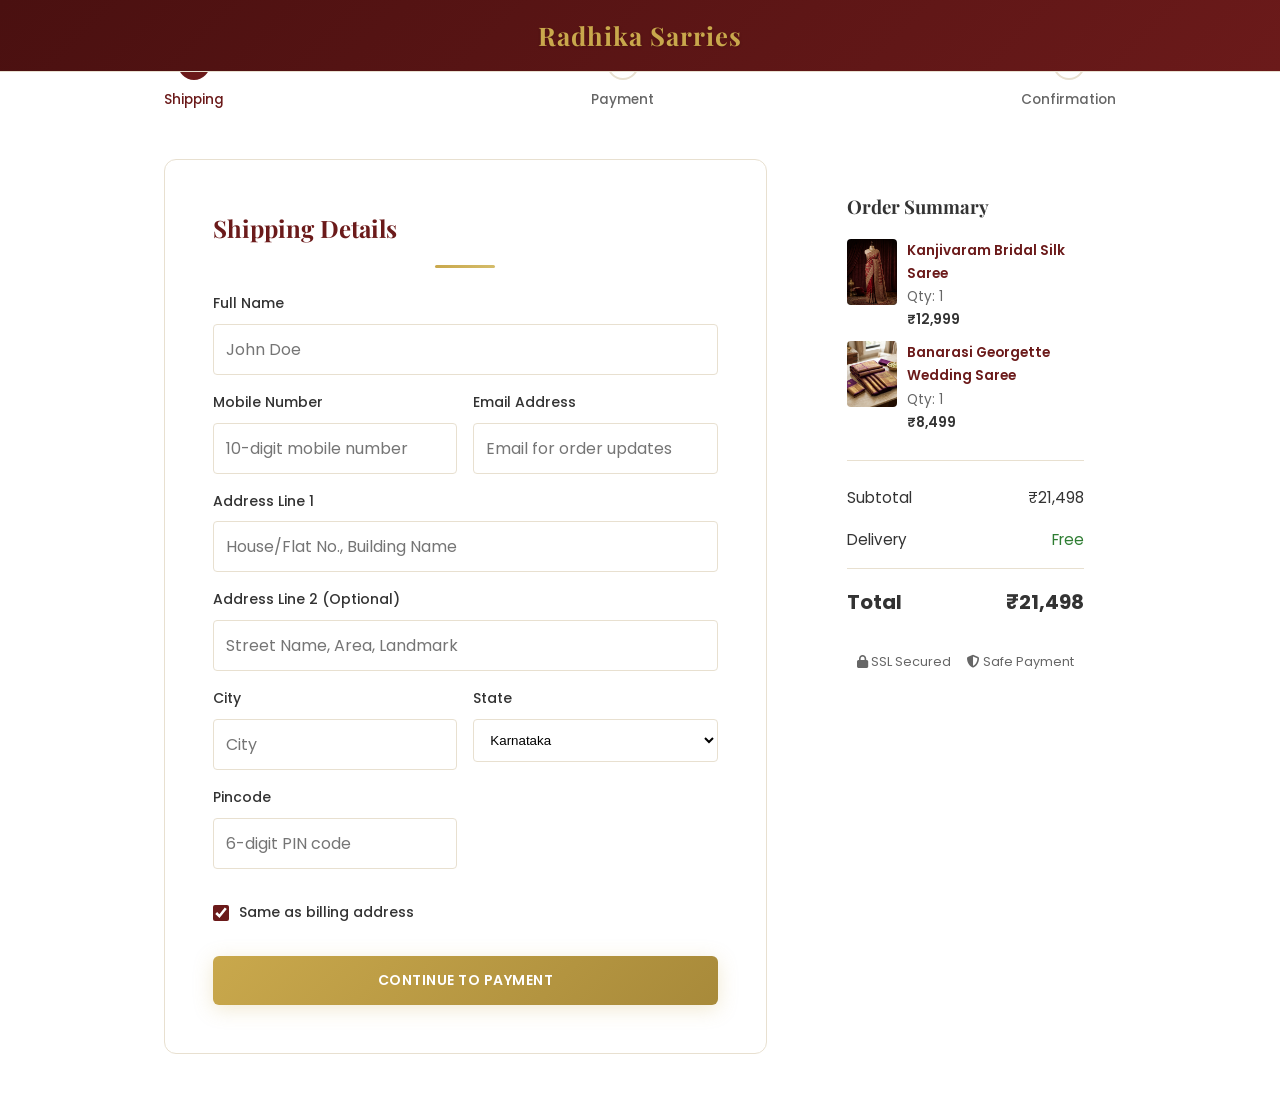
<file: checkout.html>
<!DOCTYPE html>
<html lang="en">
<head>
  <meta charset="UTF-8">
  <meta name="viewport" content="width=device-width, initial-scale=1.0">
  <title>Checkout | Radhika Sarries</title>
  <meta name="description" content="Secure checkout at Radhika Sarries.">
  <meta name="google-site-verification" content="googledef9f98bae932944.html">
  
  <link rel="preconnect" href="https://fonts.googleapis.com">
  <link rel="preconnect" href="https://fonts.gstatic.com" crossorigin>
  <link href="https://fonts.googleapis.com/css2?family=Playfair+Display:wght@400;600;700&family=Poppins:wght@300;400;500;600&display=swap" rel="stylesheet">
  <link rel="stylesheet" href="https://cdnjs.cloudflare.com/ajax/libs/font-awesome/6.4.0/css/all.min.css">
  <link rel="stylesheet" href="css/styles.css">
  <style>
    .step-content { display: none; animation: fadeIn 0.4s ease; }
    .step-content.active { display: block; }
  </style>
</head>
<body>

  <!-- Minimal Navbar for Checkout -->
  <header class="navbar" style="border-bottom:1px solid var(--clr-border);">
    <div class="container navbar__container" style="justify-content:center;">
      <a href="index.html" class="navbar__logo">Radhika Sarries</a>
    </div>
  </header>

  <main class="container" style="margin-top:var(--space-2xl); margin-bottom:var(--space-3xl); max-width:1000px;">
    
    <div class="checkout-progress">
      <div class="checkout-step active" id="indicator-1">
        <div class="checkout-step__num">1</div>
        <div class="checkout-step__label">Shipping</div>
      </div>
      <div class="checkout-step" id="indicator-2">
        <div class="checkout-step__num">2</div>
        <div class="checkout-step__label">Payment</div>
      </div>
      <div class="checkout-step" id="indicator-3">
        <div class="checkout-step__num">3</div>
        <div class="checkout-step__label">Confirmation</div>
      </div>
    </div>

    <div class="cart-layout">
      <!-- MAIN FLOW -->
      <div>
        <!-- STEP 1: Shipping -->
        <div class="step-content active" id="step-1">
          <div class="checkout-form">
            <h2 class="section__title" style="text-align:left; font-size:1.5rem; margin-bottom:var(--space-lg);">Shipping Details</h2>
            <form id="form-shipping" class="form-grid">
              <div class="form-group form-group--full">
                <label>Full Name</label>
                <input type="text" id="c-name" required placeholder="John Doe" style="width:100%; padding:0.75rem; border:1px solid var(--clr-border); border-radius:4px;">
              </div>
              <div class="form-group">
                <label>Mobile Number</label>
                <input type="tel" id="c-phone" required placeholder="10-digit mobile number" style="width:100%; padding:0.75rem; border:1px solid var(--clr-border); border-radius:4px;">
              </div>
              <div class="form-group">
                <label>Email Address</label>
                <input type="email" id="c-email" required placeholder="Email for order updates" style="width:100%; padding:0.75rem; border:1px solid var(--clr-border); border-radius:4px;">
              </div>
              <div class="form-group form-group--full">
                <label>Address Line 1</label>
                <input type="text" id="c-addr1" required placeholder="House/Flat No., Building Name" style="width:100%; padding:0.75rem; border:1px solid var(--clr-border); border-radius:4px;">
              </div>
              <div class="form-group form-group--full">
                <label>Address Line 2 (Optional)</label>
                <input type="text" id="c-addr2" placeholder="Street Name, Area, Landmark" style="width:100%; padding:0.75rem; border:1px solid var(--clr-border); border-radius:4px;">
              </div>
              <div class="form-group">
                <label>City</label>
                <input type="text" id="c-city" required placeholder="City" style="width:100%; padding:0.75rem; border:1px solid var(--clr-border); border-radius:4px;">
              </div>
              <div class="form-group">
                <label>State</label>
                <select id="c-state" required style="width:100%; padding:0.75rem; border:1px solid var(--clr-border); border-radius:4px; background:#fff;">
                  <option value="Karnataka" selected>Karnataka</option>
                  <option value="Maharashtra">Maharashtra</option>
                  <option value="Tamil Nadu">Tamil Nadu</option>
                  <option value="Kerala">Kerala</option>
                  <option value="Andhra Pradesh">Andhra Pradesh</option>
                  <option value="Telangana">Telangana</option>
                  <option value="Gujarat">Gujarat</option>
                  <option value="Delhi">Delhi</option>
                  <option value="Other">Other</option>
                </select>
              </div>
              <div class="form-group">
                <label>Pincode</label>
                <input type="text" id="c-pin" required placeholder="6-digit PIN code" style="width:100%; padding:0.75rem; border:1px solid var(--clr-border); border-radius:4px;">
              </div>
              <div class="form-group form-group--full" style="margin-top:var(--space-md);">
                <label style="display:flex; align-items:center; gap:10px; cursor:pointer;">
                  <input type="checkbox" checked style="width:16px; height:16px; accent-color:var(--clr-primary);"> Same as billing address
                </label>
              </div>
              <div class="form-group form-group--full" style="margin-top:var(--space-md);">
                <button type="submit" class="btn btn--primary" style="width:100%;">Continue to Payment</button>
              </div>
            </form>
          </div>
        </div>

        <!-- STEP 2: Payment -->
        <div class="step-content" id="step-2">
          <div class="checkout-form">
            <h2 class="section__title" style="text-align:left; font-size:1.5rem; margin-bottom:var(--space-lg);">Payment Method</h2>
            <div class="payment-methods">
              
              <label class="payment-method active">
                <div class="payment-method__header">
                  <input type="radio" name="payment" value="whatsapp" checked>
                  <i class="fab fa-whatsapp payment-method__icon" style="color:#25D366;"></i>
                  <span class="payment-method__label">WhatsApp Order <span class="badge badge--bridal" style="margin-left:10px; font-size:0.7rem;">RECOMMENDED</span></span>
                </div>
                <div class="payment-method__desc">Fastest! We will confirm your order and share UPI details on WhatsApp immediately.</div>
              </label>

              <label class="payment-method">
                <div class="payment-method__header">
                  <input type="radio" name="payment" value="upi">
                  <i class="fas fa-qrcode payment-method__icon"></i>
                  <span class="payment-method__label">UPI (GPay, PhonePe, Paytm)</span>
                </div>
                <div class="payment-method__desc">Scan QR or enter UPI ID.</div>
              </label>

              <label class="payment-method">
                <div class="payment-method__header">
                  <input type="radio" name="payment" value="card">
                  <i class="far fa-credit-card payment-method__icon"></i>
                  <span class="payment-method__label">Credit / Debit Card</span>
                </div>
                <div class="payment-method__desc">Visa, MasterCard, RuPay supported.</div>
              </label>

              <label class="payment-method">
                <div class="payment-method__header">
                  <input type="radio" name="payment" value="cod">
                  <i class="fas fa-rupee-sign payment-method__icon"></i>
                  <span class="payment-method__label">Cash on Delivery</span>
                </div>
                <div class="payment-method__desc">Pay when your order arrives. (Additional ₹50 handling charge applies).</div>
              </label>

            </div>

            <button id="place-order-btn" class="btn btn--secondary" style="width:100%; margin-top:var(--space-xl);">Place Order</button>
            <button id="back-to-shipping" class="btn btn--outline" style="width:100%; margin-top:var(--space-sm);">Back to Shipping</button>
          </div>
        </div>

        <!-- STEP 3: Confirmation -->
        <div class="step-content" id="step-3">
          <div class="checkout-form order-success">
            <div class="success-checkmark"><i class="fas fa-check"></i></div>
            <h2 style="font-family:var(--ff-heading); color:var(--clr-primary); font-size:2rem; margin-bottom:var(--space-sm);">Order Confirmed! 🎉</h2>
            <p style="font-size:1.1rem; margin-bottom:var(--space-md);">Order Number: <strong id="order-id-display">#RS-2026-XXXX</strong></p>
            <p style="color:var(--clr-text-light); margin-bottom:var(--space-xl);">We've received your order. If you chose WhatsApp ordering, we'll reach out within 2 hours to confirm your details.</p>
            
            <div style="background:var(--clr-surface); padding:var(--space-lg); border-radius:var(--radius-sm); text-align:left; margin-bottom:var(--space-xl);">
              <h4 style="margin-bottom:10px;">Shipping To:</h4>
              <p id="confirm-address" style="font-size:0.9rem; color:var(--clr-text-light); line-height:1.6;"></p>
            </div>

            <div style="display:flex; gap:10px; justify-content:center;">
              <a href="shop/index.html" class="btn btn--outline">Continue Shopping</a>
              <button class="btn" style="background:#25D366; color:#fff;" onclick="trackOnWhatsApp()"><i class="fab fa-whatsapp"></i> Track on WhatsApp</button>
            </div>
          </div>
        </div>
      </div>

      <!-- SIDEBAR SUMMARY -->
      <div id="checkout-sidebar">
        <div class="cart-summary" style="top:20px;">
          <h3 style="font-family:var(--ff-heading); margin-bottom:var(--space-md);">Order Summary</h3>
          <div id="checkout-items" style="margin-bottom:var(--space-lg); border-bottom:1px solid var(--clr-border); padding-bottom:var(--space-md);">
            <!-- Populated via JS -->
          </div>
          
          <div class="cart-summary__row">
            <span>Subtotal</span>
            <span id="co-subtotal">₹0</span>
          </div>
          <div class="cart-summary__row">
            <span>Delivery</span>
            <span id="co-delivery" style="color:#2E7D32;">Free</span>
          </div>
          <div class="cart-summary__row cart-summary__row--total">
            <span>Total</span>
            <span id="co-total">₹0</span>
          </div>
          
          <div class="secure-badges" style="margin-top:var(--space-xl);">
            <span><i class="fas fa-lock"></i> SSL Secured</span>
            <span><i class="fas fa-shield-alt"></i> Safe Payment</span>
          </div>
        </div>
      </div>

    </div>
  </main>

  <script src="js/cart.js"></script>
  <script>
    let checkoutData = {};

    function renderCheckoutSummary() {
      const cart = getCart();
      if(cart.length === 0 && !window.location.hash.includes('success')) {
        window.location.href = 'cart.html';
        return;
      }
      
      const container = document.getElementById('checkout-items');
      let html = '';
      cart.forEach(item => {
        html += `
          <div style="display:flex; gap:10px; margin-bottom:10px; font-size:0.85rem;">
            <img src="${item.image.replace('../', '')}" style="width:50px; height:66px; object-fit:cover; border-radius:4px;">
            <div style="flex:1;">
              <div style="font-weight:600; color:var(--clr-primary);">${item.name}</div>
              <div style="color:var(--clr-text-light);">Qty: ${item.qty}</div>
              <div style="font-weight:600;">₹${(item.price * item.qty).toLocaleString('en-IN')}</div>
            </div>
          </div>
        `;
      });
      container.innerHTML = html;

      const subtotal = getCartTotal();
      let delivery = subtotal > 2000 ? 0 : 99;
      let total = subtotal + delivery;

      document.getElementById('co-subtotal').textContent = '₹' + subtotal.toLocaleString('en-IN');
      document.getElementById('co-delivery').textContent = delivery === 0 ? 'Free' : '₹99';
      document.getElementById('co-total').textContent = '₹' + total.toLocaleString('en-IN');
      
      checkoutData.total = total;
    }

    function switchStep(step) {
      document.querySelectorAll('.step-content').forEach(el => el.classList.remove('active'));
      document.querySelectorAll('.checkout-step').forEach(el => el.classList.remove('active', 'completed'));
      
      document.getElementById('step-'+step).classList.add('active');
      
      for(let i=1; i<=3; i++) {
        const ind = document.getElementById('indicator-'+i);
        if(i < step) ind.classList.add('completed');
        else if(i === step) ind.classList.add('active');
      }

      if(step === 3) {
        document.getElementById('checkout-sidebar').style.display = 'none';
      }
    }

    document.addEventListener('DOMContentLoaded', () => {
      renderCheckoutSummary();

      // Form 1 Submit
      document.getElementById('form-shipping').addEventListener('submit', (e) => {
        e.preventDefault();
        checkoutData.shipping = {
          name: document.getElementById('c-name').value,
          phone: document.getElementById('c-phone').value,
          city: document.getElementById('c-city').value,
          state: document.getElementById('c-state').value,
          pin: document.getElementById('c-pin').value,
          address: document.getElementById('c-addr1').value
        };
        switchStep(2);
      });

      document.getElementById('back-to-shipping').addEventListener('click', () => switchStep(1));

      // Payment Selection Styling
      const paymentMethods = document.querySelectorAll('.payment-method');
      paymentMethods.forEach(method => {
        const input = method.querySelector('input[type="radio"]');
        input.addEventListener('change', () => {
          paymentMethods.forEach(m => m.classList.remove('active'));
          if(input.checked) method.classList.add('active');
        });
      });

      // Place Order
      document.getElementById('place-order-btn').addEventListener('click', () => {
        const method = document.querySelector('input[name="payment"]:checked').value;
        const orderId = '#RS-2026-' + Math.floor(1000 + Math.random() * 9000);
        
        if (method === 'whatsapp') {
          let msg = `*NEW ORDER ${orderId}*\n\n`;
          msg += `Name: ${checkoutData.shipping.name}\n`;
          msg += `Phone: ${checkoutData.shipping.phone}\n`;
          msg += `Address: ${checkoutData.shipping.address}, ${checkoutData.shipping.city}, ${checkoutData.shipping.state} - ${checkoutData.shipping.pin}\n\n`;
          msg += `*Items:*\n`;
          getCart().forEach(item => {
            msg += `- ${item.name} (Qty: ${item.qty})\n`;
          });
          msg += `\n*Total:* ₹${checkoutData.total.toLocaleString('en-IN')}\n\n`;
          msg += `I would like to pay via WhatsApp. Please confirm!`;
          
          window.open('https://wa.me/917017549369?text=' + encodeURIComponent(msg), '_blank');
        }

        // Show Success
        document.getElementById('order-id-display').textContent = orderId;
        document.getElementById('confirm-address').innerHTML = `
          ${checkoutData.shipping.name}<br>
          ${checkoutData.shipping.address}<br>
          ${checkoutData.shipping.city}, ${checkoutData.shipping.state} - ${checkoutData.shipping.pin}<br>
          Ph: ${checkoutData.shipping.phone}
        `;
        
        switchStep(3);
        
        // Add to simulated order history
        let orders = JSON.parse(localStorage.getItem('rs_orders') || '[]');
        orders.unshift({
          id: orderId,
          date: new Date().toLocaleDateString('en-IN', {day:'numeric', month:'short', year:'numeric'}),
          total: checkoutData.total,
          items: getCart().length,
          status: 'Confirmed'
        });
        localStorage.setItem('rs_orders', JSON.stringify(orders));
        
        // Clear cart
        localStorage.setItem('rs_cart', '[]');
      });
    });

    function trackOnWhatsApp() {
      const orderId = document.getElementById('order-id-display').textContent;
      const msg = `Hi, I would like to track my order: ${orderId}`;
      window.open('https://wa.me/917017549369?text=' + encodeURIComponent(msg), '_blank');
    }
  </script>
</body>
</html>
</file>
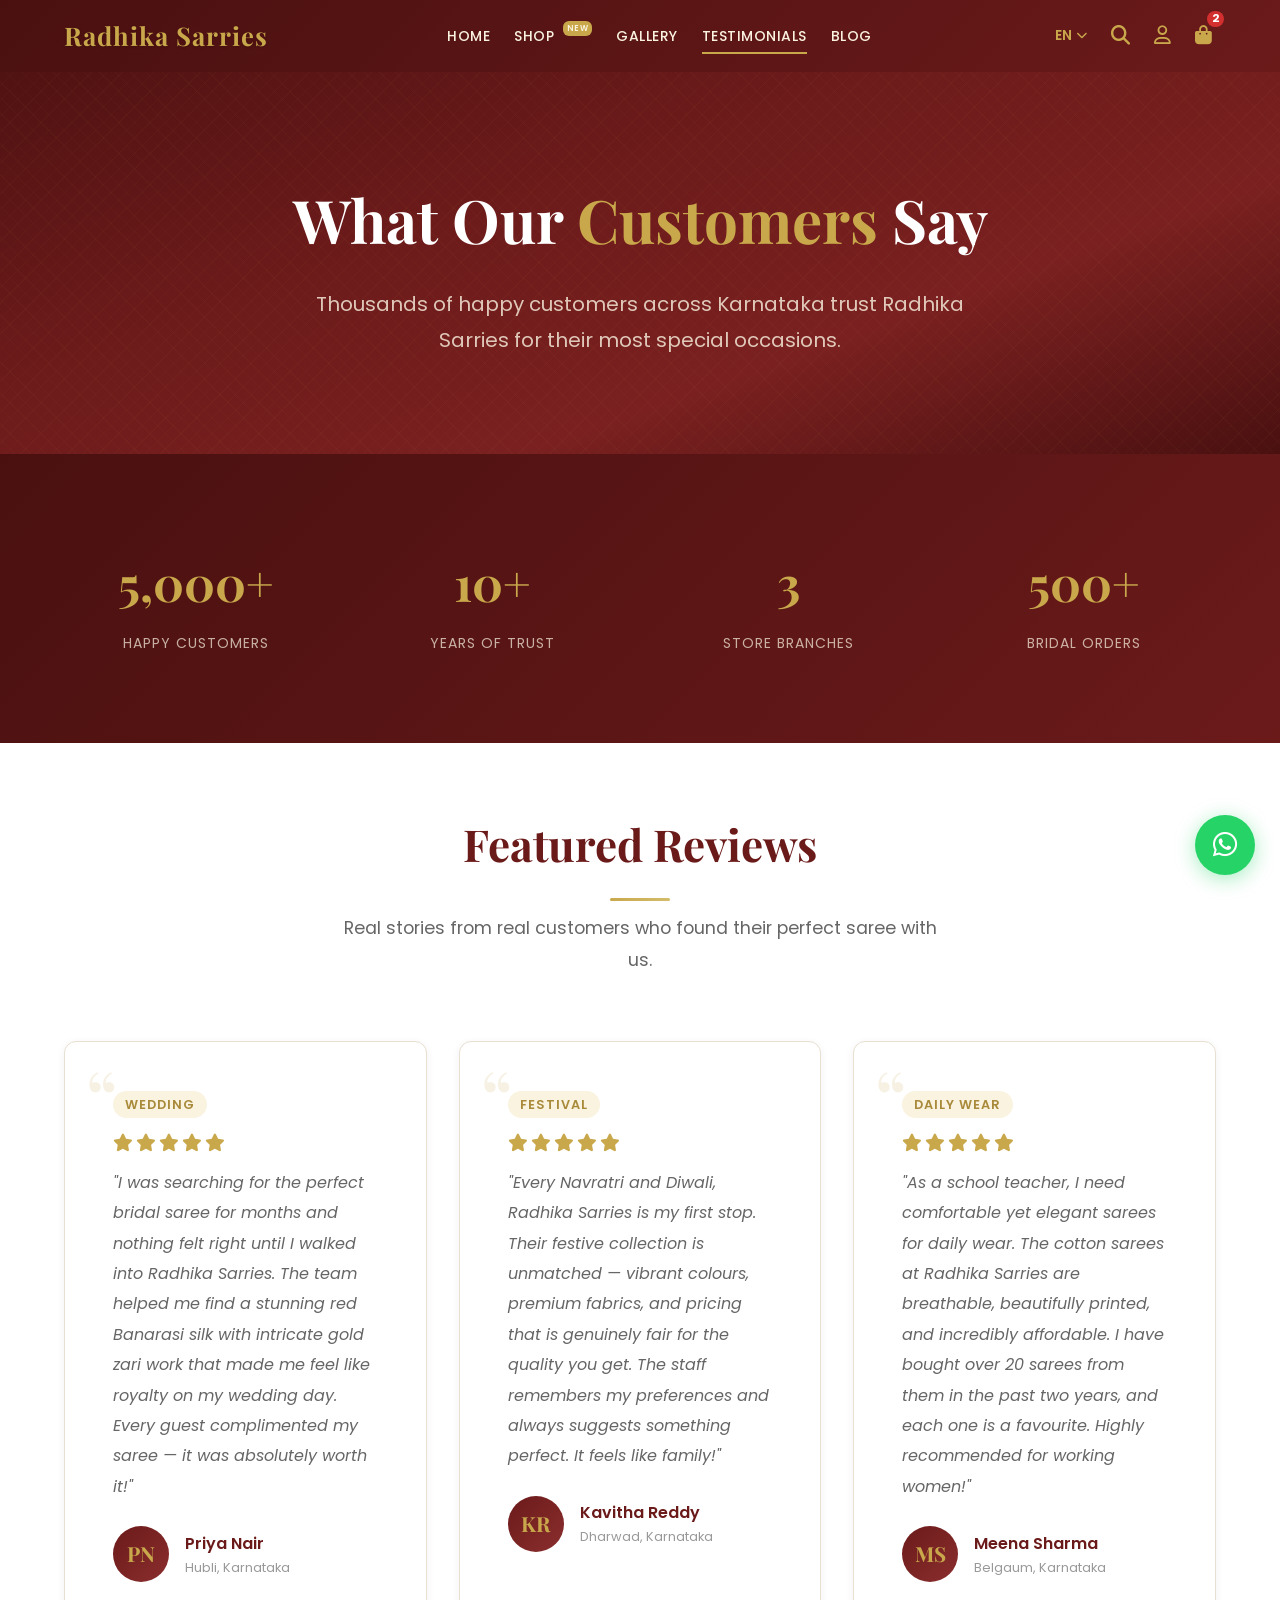
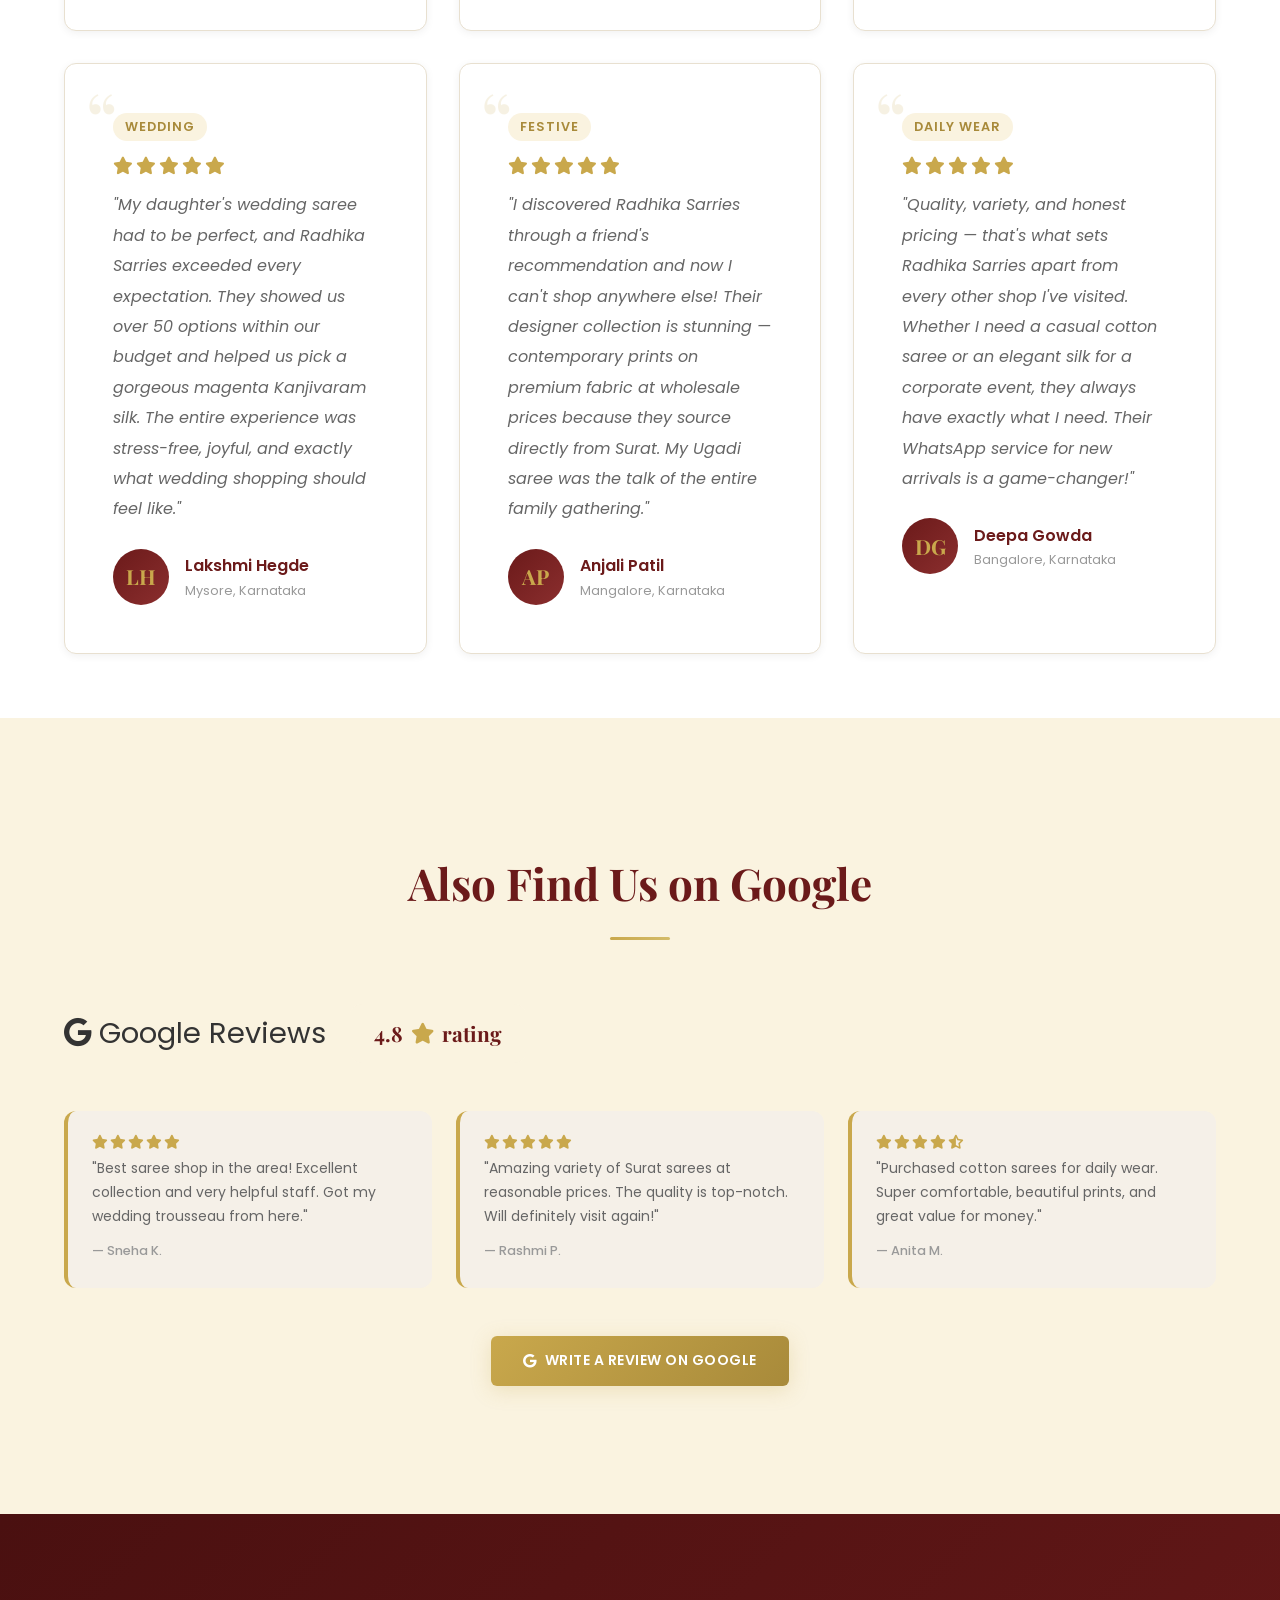
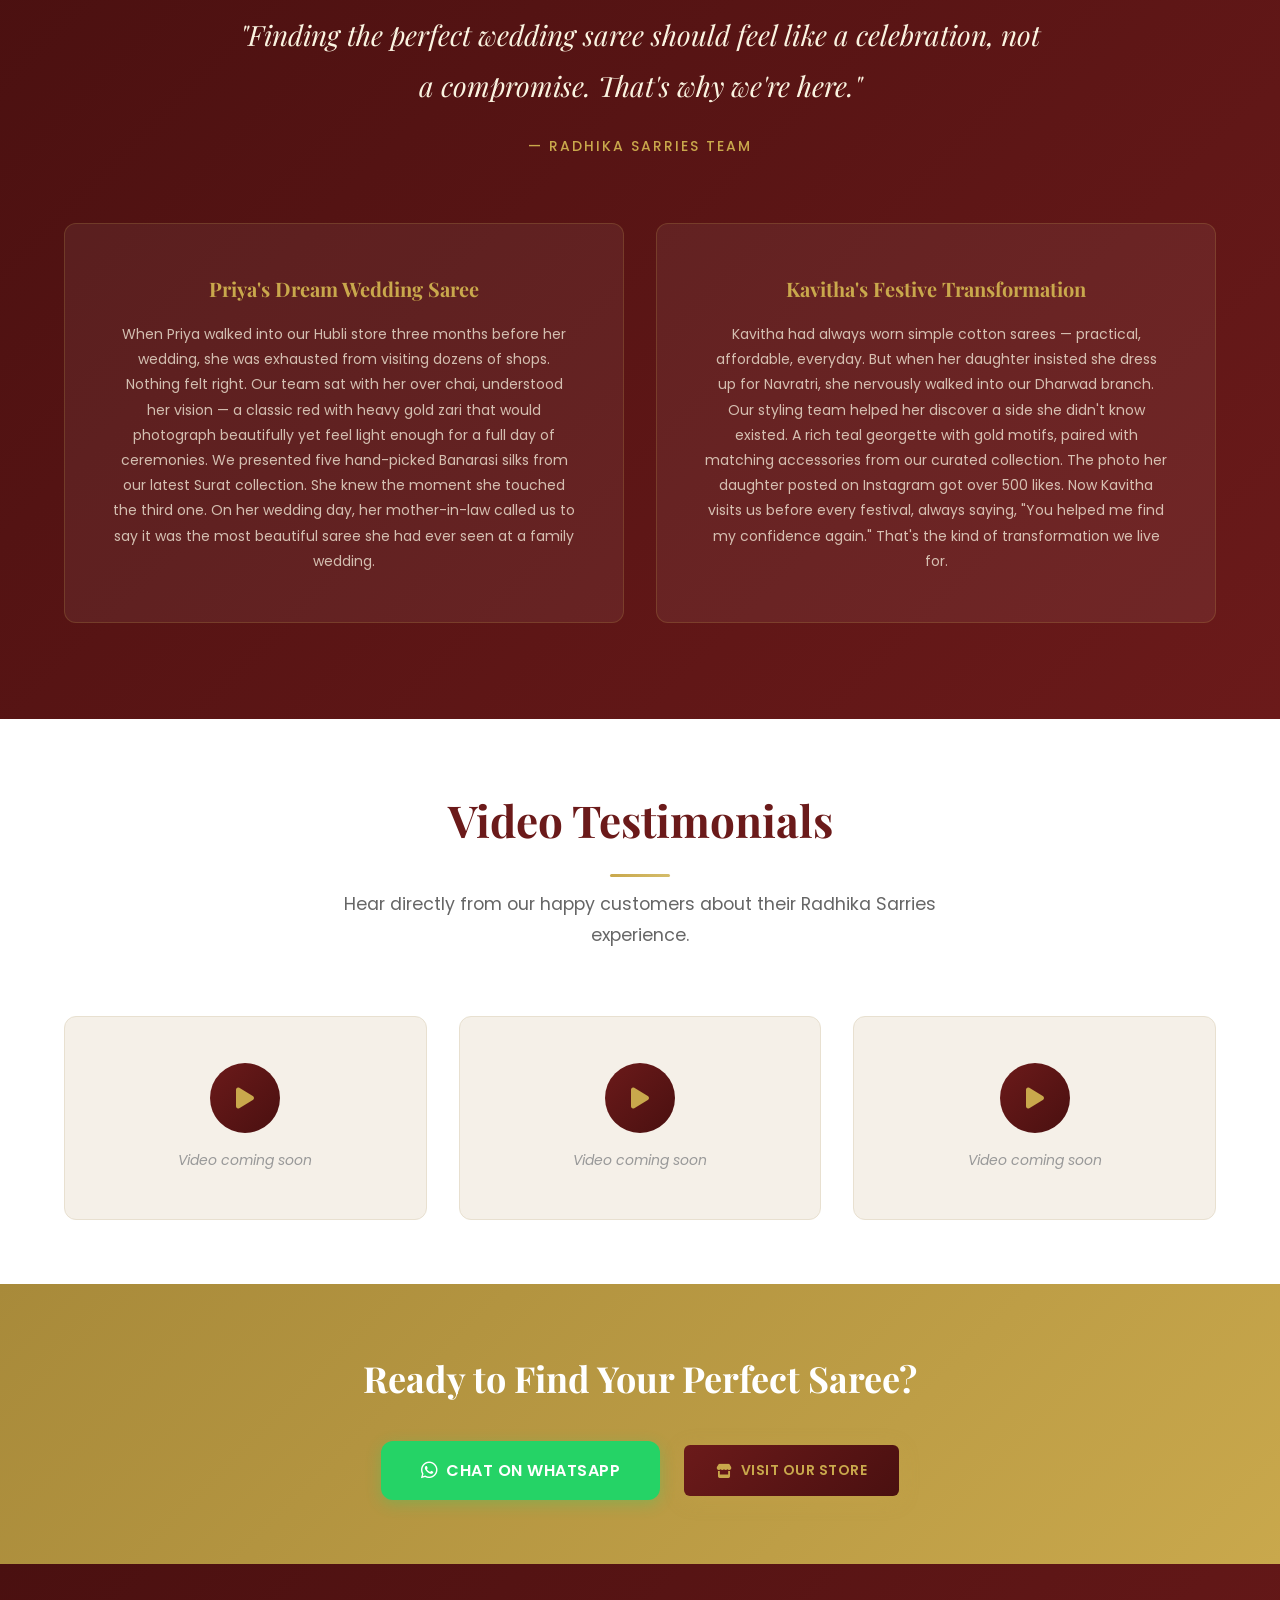
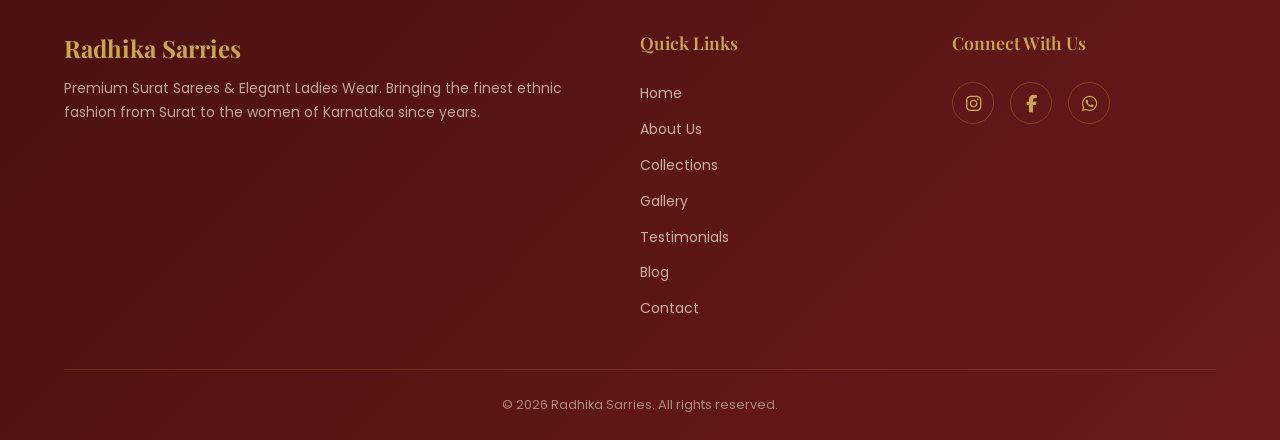
<file: testimonials.html>
<!DOCTYPE html>
<html lang="en">
<head>
  <meta charset="UTF-8">
  <meta name="viewport" content="width=device-width, initial-scale=1.0">
  <title>Customer Reviews & Testimonials | Radhika Sarries Karnataka</title>
  <meta name="description" content="Read genuine customer reviews and testimonials for Radhika Sarries. Trusted by 5000+ customers across Karnataka for bridal sarees, silk sarees, and ethnic wear.">
  <meta name="robots" content="index, follow">
  <meta property="og:title" content="Customer Reviews & Testimonials | Radhika Sarries">
  <meta property="og:description" content="Trusted by 5000+ customers across Karnataka for bridal sarees, silk sarees, and ethnic wear.">
  <link rel="icon" href="data:image/svg+xml,<svg xmlns='http://www.w3.org/2000/svg' viewBox='0 0 100 100'><text y='.9em' font-size='90'>🪷</text></svg>">
  <link rel="preconnect" href="https://fonts.googleapis.com">
  <link rel="preconnect" href="https://fonts.gstatic.com" crossorigin>
  <link href="https://fonts.googleapis.com/css2?family=Playfair+Display:ital,wght@0,400;0,600;0,700;1,400&family=Poppins:wght@300;400;500;600;700&display=swap" rel="stylesheet">
  <link rel="stylesheet" href="https://cdnjs.cloudflare.com/ajax/libs/font-awesome/6.5.1/css/all.min.css" crossorigin="anonymous" referrerpolicy="no-referrer" />
  <link rel="stylesheet" href="css/styles.css">
  <script async src="https://www.googletagmanager.com/gtag/js?id=GA_MEASUREMENT_ID"></script>
  <script>window.dataLayer=window.dataLayer||[];function gtag(){dataLayer.push(arguments);}gtag('js',new Date());gtag('config','GA_MEASUREMENT_ID');</script>
  <meta name="google-site-verification" content="googledef9f98bae932944.html">
</head>
<body>

  <!-- Search Overlay -->
  <div class="search-overlay" id="search-overlay">
    <div class="search-container">
      <button class="search-close" id="search-close" aria-label="Close search"><i class="fas fa-times"></i></button>
      <div class="search-input-wrapper">
        <i class="fas fa-search" style="font-size:1.5rem; margin-right:1rem; color:var(--clr-primary);"></i>
        <input type="text" id="search-input" placeholder="Search for sarees, fabrics, colors...">
      </div>
      <div class="search-results" id="search-results"></div>
    </div>
  </div>


  
  <header class="navbar" id="navbar">
    <div class="container navbar__container">
      <a href="index.html" class="navbar__logo">Radhika Sarries</a>
      <button class="navbar__mobile-toggle" aria-label="Toggle Menu"><i class="fas fa-bars"></i></button>
      
      <nav class="navbar__menu">
        <ul class="navbar__nav">
          <li><a href="index.html" class="navbar__link">Home</a></li>
          <li><a href="shop/index.html" class="navbar__link">Shop <span class="product-badge product-badge--new" style="font-size:0.5rem;padding:2px 4px;margin-left:4px;vertical-align:top;">NEW</span></a></li>
          <li><a href="gallery.html" class="navbar__link ">Gallery</a></li>
          <li><a href="testimonials.html" class="navbar__link active">Testimonials</a></li>
          <li><a href="blog/index.html" class="navbar__link ">Blog</a></li>
        </ul>
      </nav>

      <div class="navbar__actions">
        <div class="lang-switcher">
          <div class="lang-switcher__current"><span>EN</span> <i class="fas fa-chevron-down" style="font-size:0.7rem;"></i></div>
          <div class="lang-switcher__dropdown">
            <a href="#" class="lang-switcher__item" data-lang="en">English</a>
            <a href="#" class="lang-switcher__item" data-lang="kn">ಕನ್ನಡ</a>
            <a href="#" class="lang-switcher__item" data-lang="hi">हिंदी</a>
          </div>
        </div>
        <button class="nav-icon-btn search-toggle-btn" aria-label="Search"><i class="fas fa-search"></i></button>
        <a href="account/index.html" class="nav-icon-btn" aria-label="Account"><i class="far fa-user"></i></a>
        <a href="cart.html" class="nav-icon-btn" aria-label="Cart">
          <i class="fas fa-shopping-bag"></i>
          <span class="cart-badge" style="display:none;">0</span>
        </a>
      </div>
    </div>
  </header>


  <!-- Page Hero -->
  <section class="page-hero" aria-label="Testimonials Hero">
    <div class="container page-hero__content">
      <h1 class="page-hero__title">What Our <span>Customers</span> Say</h1>
      <p class="page-hero__subtitle">Thousands of happy customers across Karnataka trust Radhika Sarries for their most special occasions.</p>
    </div>
  </section>

  <!-- Stats Bar -->
  <section class="stats-bar" aria-label="Customer Statistics">
    <div class="container">
      <div class="stats-bar__grid">
        <div class="stat-counter">
          <div class="stat-counter__number" data-target="5000" data-suffix="+">0</div>
          <div class="stat-counter__label">Happy Customers</div>
        </div>
        <div class="stat-counter">
          <div class="stat-counter__number" data-target="10" data-suffix="+">0</div>
          <div class="stat-counter__label">Years of Trust</div>
        </div>
        <div class="stat-counter">
          <div class="stat-counter__number" data-target="3" data-suffix="">0</div>
          <div class="stat-counter__label">Store Branches</div>
        </div>
        <div class="stat-counter">
          <div class="stat-counter__number" data-target="500" data-suffix="+">0</div>
          <div class="stat-counter__label">Bridal Orders</div>
        </div>
      </div>
    </div>
  </section>

  <main>

    <!-- Featured Testimonials -->
    <section class="section" aria-label="Customer Testimonials">
      <div class="container">
        <div class="section__header">
          <h2 class="section__title">Featured Reviews</h2>
          <p class="section__subtitle">Real stories from real customers who found their perfect saree with us.</p>
        </div>

        <div class="testimonials-page__grid">

          <div class="testimonial-large reveal">
            <span class="testimonial-large__occasion">Wedding</span>
            <div class="testimonial-large__stars">
              <i class="fas fa-star"></i><i class="fas fa-star"></i><i class="fas fa-star"></i><i class="fas fa-star"></i><i class="fas fa-star"></i>
            </div>
            <p class="testimonial-large__text">"I was searching for the perfect bridal saree for months and nothing felt right until I walked into Radhika Sarries. The team helped me find a stunning red Banarasi silk with intricate gold zari work that made me feel like royalty on my wedding day. Every guest complimented my saree — it was absolutely worth it!"</p>
            <div class="testimonial-large__author">
              <div class="testimonial-large__avatar">PN</div>
              <div>
                <div class="testimonial-large__name">Priya Nair</div>
                <div class="testimonial-large__location">Hubli, Karnataka</div>
              </div>
            </div>
          </div>

          <div class="testimonial-large reveal">
            <span class="testimonial-large__occasion">Festival</span>
            <div class="testimonial-large__stars">
              <i class="fas fa-star"></i><i class="fas fa-star"></i><i class="fas fa-star"></i><i class="fas fa-star"></i><i class="fas fa-star"></i>
            </div>
            <p class="testimonial-large__text">"Every Navratri and Diwali, Radhika Sarries is my first stop. Their festive collection is unmatched — vibrant colours, premium fabrics, and pricing that is genuinely fair for the quality you get. The staff remembers my preferences and always suggests something perfect. It feels like family!"</p>
            <div class="testimonial-large__author">
              <div class="testimonial-large__avatar">KR</div>
              <div>
                <div class="testimonial-large__name">Kavitha Reddy</div>
                <div class="testimonial-large__location">Dharwad, Karnataka</div>
              </div>
            </div>
          </div>

          <div class="testimonial-large reveal">
            <span class="testimonial-large__occasion">Daily Wear</span>
            <div class="testimonial-large__stars">
              <i class="fas fa-star"></i><i class="fas fa-star"></i><i class="fas fa-star"></i><i class="fas fa-star"></i><i class="fas fa-star"></i>
            </div>
            <p class="testimonial-large__text">"As a school teacher, I need comfortable yet elegant sarees for daily wear. The cotton sarees at Radhika Sarries are breathable, beautifully printed, and incredibly affordable. I have bought over 20 sarees from them in the past two years, and each one is a favourite. Highly recommended for working women!"</p>
            <div class="testimonial-large__author">
              <div class="testimonial-large__avatar">MS</div>
              <div>
                <div class="testimonial-large__name">Meena Sharma</div>
                <div class="testimonial-large__location">Belgaum, Karnataka</div>
              </div>
            </div>
          </div>

          <div class="testimonial-large reveal">
            <span class="testimonial-large__occasion">Wedding</span>
            <div class="testimonial-large__stars">
              <i class="fas fa-star"></i><i class="fas fa-star"></i><i class="fas fa-star"></i><i class="fas fa-star"></i><i class="fas fa-star"></i>
            </div>
            <p class="testimonial-large__text">"My daughter's wedding saree had to be perfect, and Radhika Sarries exceeded every expectation. They showed us over 50 options within our budget and helped us pick a gorgeous magenta Kanjivaram silk. The entire experience was stress-free, joyful, and exactly what wedding shopping should feel like."</p>
            <div class="testimonial-large__author">
              <div class="testimonial-large__avatar">LH</div>
              <div>
                <div class="testimonial-large__name">Lakshmi Hegde</div>
                <div class="testimonial-large__location">Mysore, Karnataka</div>
              </div>
            </div>
          </div>

          <div class="testimonial-large reveal">
            <span class="testimonial-large__occasion">Festive</span>
            <div class="testimonial-large__stars">
              <i class="fas fa-star"></i><i class="fas fa-star"></i><i class="fas fa-star"></i><i class="fas fa-star"></i><i class="fas fa-star"></i>
            </div>
            <p class="testimonial-large__text">"I discovered Radhika Sarries through a friend's recommendation and now I can't shop anywhere else! Their designer collection is stunning — contemporary prints on premium fabric at wholesale prices because they source directly from Surat. My Ugadi saree was the talk of the entire family gathering."</p>
            <div class="testimonial-large__author">
              <div class="testimonial-large__avatar">AP</div>
              <div>
                <div class="testimonial-large__name">Anjali Patil</div>
                <div class="testimonial-large__location">Mangalore, Karnataka</div>
              </div>
            </div>
          </div>

          <div class="testimonial-large reveal">
            <span class="testimonial-large__occasion">Daily Wear</span>
            <div class="testimonial-large__stars">
              <i class="fas fa-star"></i><i class="fas fa-star"></i><i class="fas fa-star"></i><i class="fas fa-star"></i><i class="fas fa-star"></i>
            </div>
            <p class="testimonial-large__text">"Quality, variety, and honest pricing — that's what sets Radhika Sarries apart from every other shop I've visited. Whether I need a casual cotton saree or an elegant silk for a corporate event, they always have exactly what I need. Their WhatsApp service for new arrivals is a game-changer!"</p>
            <div class="testimonial-large__author">
              <div class="testimonial-large__avatar">DG</div>
              <div>
                <div class="testimonial-large__name">Deepa Gowda</div>
                <div class="testimonial-large__location">Bangalore, Karnataka</div>
              </div>
            </div>
          </div>

        </div>
      </div>
    </section>

    <!-- Google Reviews -->
    <section class="section section--alt" aria-label="Google Reviews">
      <div class="container">
        <div class="google-reviews">
          <div class="section__header">
            <h2 class="section__title">Also Find Us on Google</h2>
          </div>

          <div class="google-reviews__header">
            <span class="google-reviews__logo"><i class="fab fa-google"></i> Google Reviews</span>
            <span class="google-reviews__badge">4.8 <i class="fas fa-star"></i> rating</span>
          </div>

          <div class="google-reviews__snippets">
            <div class="google-review-snippet">
              <div class="google-review-snippet__stars"><i class="fas fa-star"></i><i class="fas fa-star"></i><i class="fas fa-star"></i><i class="fas fa-star"></i><i class="fas fa-star"></i></div>
              <p class="google-review-snippet__text">"Best saree shop in the area! Excellent collection and very helpful staff. Got my wedding trousseau from here."</p>
              <span class="google-review-snippet__author">— Sneha K.</span>
            </div>
            <div class="google-review-snippet">
              <div class="google-review-snippet__stars"><i class="fas fa-star"></i><i class="fas fa-star"></i><i class="fas fa-star"></i><i class="fas fa-star"></i><i class="fas fa-star"></i></div>
              <p class="google-review-snippet__text">"Amazing variety of Surat sarees at reasonable prices. The quality is top-notch. Will definitely visit again!"</p>
              <span class="google-review-snippet__author">— Rashmi P.</span>
            </div>
            <div class="google-review-snippet">
              <div class="google-review-snippet__stars"><i class="fas fa-star"></i><i class="fas fa-star"></i><i class="fas fa-star"></i><i class="fas fa-star"></i><i class="fas fa-star-half-alt"></i></div>
              <p class="google-review-snippet__text">"Purchased cotton sarees for daily wear. Super comfortable, beautiful prints, and great value for money."</p>
              <span class="google-review-snippet__author">— Anita M.</span>
            </div>
          </div>

          <div style="text-align:center;">
            <a href="#" class="btn btn--primary"><i class="fab fa-google"></i> Write a Review on Google</a>
          </div>
        </div>
      </div>
    </section>

    <!-- Bridal Experience Pull Quote -->
    <section class="pull-quote-section" aria-label="Bridal Experience">
      <div class="container">
        <div class="pull-quote reveal">
          <p class="pull-quote__text">"Finding the perfect wedding saree should feel like a celebration, not a compromise. That's why we're here."</p>
          <p class="pull-quote__author">— Radhika Sarries Team</p>
        </div>

        <div class="story-cards">
          <div class="story-card reveal">
            <h3 class="story-card__title">Priya's Dream Wedding Saree</h3>
            <p class="story-card__text">When Priya walked into our Hubli store three months before her wedding, she was exhausted from visiting dozens of shops. Nothing felt right. Our team sat with her over chai, understood her vision — a classic red with heavy gold zari that would photograph beautifully yet feel light enough for a full day of ceremonies. We presented five hand-picked Banarasi silks from our latest Surat collection. She knew the moment she touched the third one. On her wedding day, her mother-in-law called us to say it was the most beautiful saree she had ever seen at a family wedding.</p>
          </div>
          <div class="story-card reveal">
            <h3 class="story-card__title">Kavitha's Festive Transformation</h3>
            <p class="story-card__text">Kavitha had always worn simple cotton sarees — practical, affordable, everyday. But when her daughter insisted she dress up for Navratri, she nervously walked into our Dharwad branch. Our styling team helped her discover a side she didn't know existed. A rich teal georgette with gold motifs, paired with matching accessories from our curated collection. The photo her daughter posted on Instagram got over 500 likes. Now Kavitha visits us before every festival, always saying, "You helped me find my confidence again." That's the kind of transformation we live for.</p>
          </div>
        </div>
      </div>
    </section>

    <!-- Video Testimonials Placeholder -->
    <section class="section" aria-label="Video Testimonials">
      <div class="container">
        <div class="section__header">
          <h2 class="section__title">Video Testimonials</h2>
          <p class="section__subtitle">Hear directly from our happy customers about their Radhika Sarries experience.</p>
        </div>

        <div class="video-placeholders__grid">
          <div class="video-placeholder reveal">
            <div class="video-placeholder__play"><i class="fas fa-play"></i></div>
            <span class="video-placeholder__label">Video coming soon</span>
          </div>
          <div class="video-placeholder reveal">
            <div class="video-placeholder__play"><i class="fas fa-play"></i></div>
            <span class="video-placeholder__label">Video coming soon</span>
          </div>
          <div class="video-placeholder reveal">
            <div class="video-placeholder__play"><i class="fas fa-play"></i></div>
            <span class="video-placeholder__label">Video coming soon</span>
          </div>
        </div>
      </div>
    </section>

    <!-- CTA Strip -->
    <section class="cta-strip" aria-label="Call to Action">
      <div class="container">
        <h2 class="cta-strip__title">Ready to Find Your Perfect Saree?</h2>
        <div class="cta-strip__actions">
          <a href="https://wa.me/917017549369" class="btn btn--whatsapp" target="_blank" rel="noopener"><i class="fab fa-whatsapp"></i> Chat on WhatsApp</a>
          <a href="index.html#contact" class="btn btn--primary"><i class="fas fa-store"></i> Visit Our Store</a>
        </div>
      </div>
    </section>

  </main>

  <footer class="footer" role="contentinfo">
    <div class="container">
      <div class="footer__grid">
        <div>
          <div class="footer__brand-name">Radhika Sarries</div>
          <p class="footer__brand-tagline">Premium Surat Sarees &amp; Elegant Ladies Wear. Bringing the finest ethnic fashion from Surat to the women of Karnataka since years.</p>
        </div>
        <div>
          <h3 class="footer__heading">Quick Links</h3>
          <nav class="footer__links" aria-label="Footer Navigation">
            <a href="index.html" class="footer__link">Home</a>
            <a href="index.html#about" class="footer__link">About Us</a>
            <a href="index.html#collections" class="footer__link">Collections</a>
            <a href="gallery.html" class="footer__link">Gallery</a>
            <a href="testimonials.html" class="footer__link">Testimonials</a>
            <a href="blog/index.html" class="footer__link">Blog</a>
            <a href="index.html#contact" class="footer__link">Contact</a>
          </nav>
        </div>
        <div>
          <h3 class="footer__heading">Connect With Us</h3>
          <div class="footer__social">
            <a href="#" class="footer__social-link" aria-label="Instagram"><i class="fab fa-instagram"></i></a>
            <a href="#" class="footer__social-link" aria-label="Facebook"><i class="fab fa-facebook-f"></i></a>
            <a href="https://wa.me/917017549369" class="footer__social-link" aria-label="WhatsApp"><i class="fab fa-whatsapp"></i></a>
          </div>
        </div>
      </div>
      <div class="footer__bottom">&copy; 2026 Radhika Sarries. All rights reserved.</div>
    </div>
  </footer>

  <a href="https://wa.me/917017549369" class="whatsapp-float" target="_blank" rel="noopener" aria-label="Chat on WhatsApp"><i class="fab fa-whatsapp"></i></a>
  <script src="js/main.js"></script>

  <script src="js/cart.js"></script>
  <script src="js/wishlist.js"></script>
  <script src="js/search.js"></script>
  <script src="js/language.js"></script>
</body>
</html>
</file>
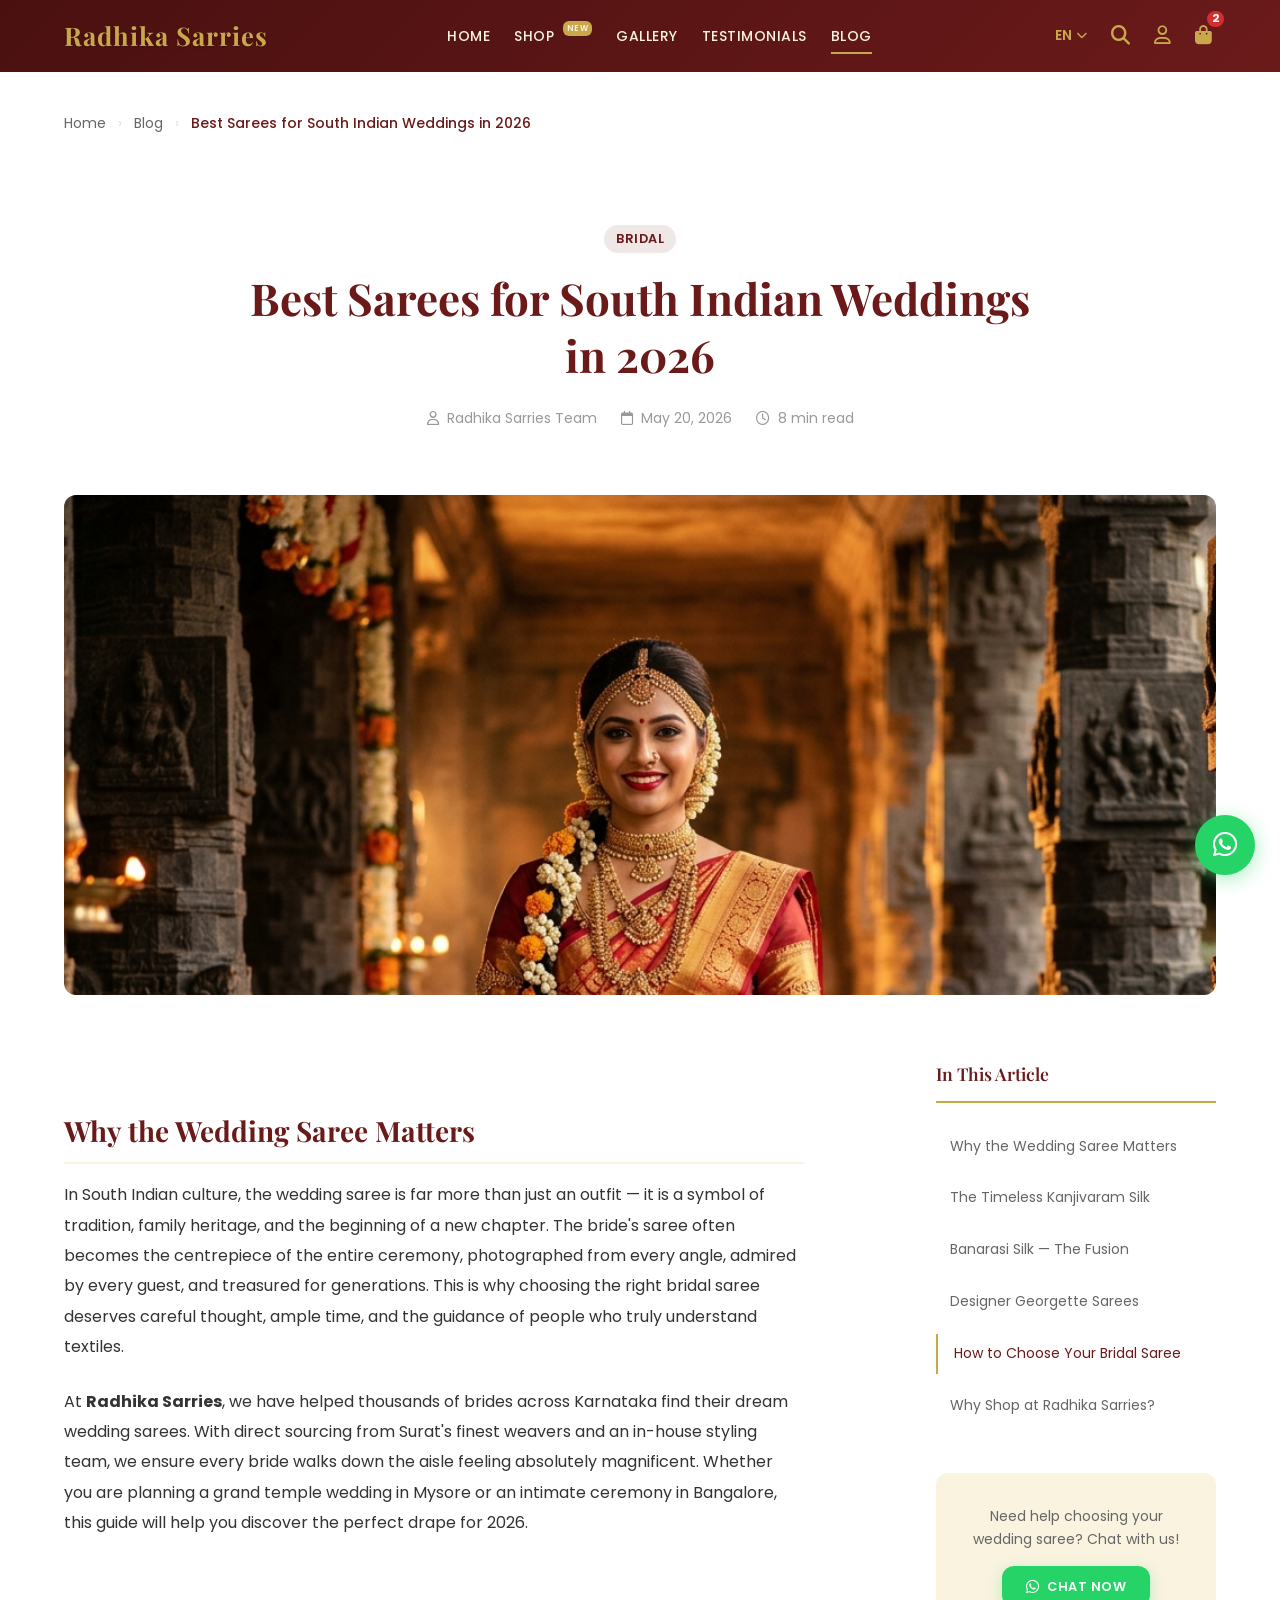
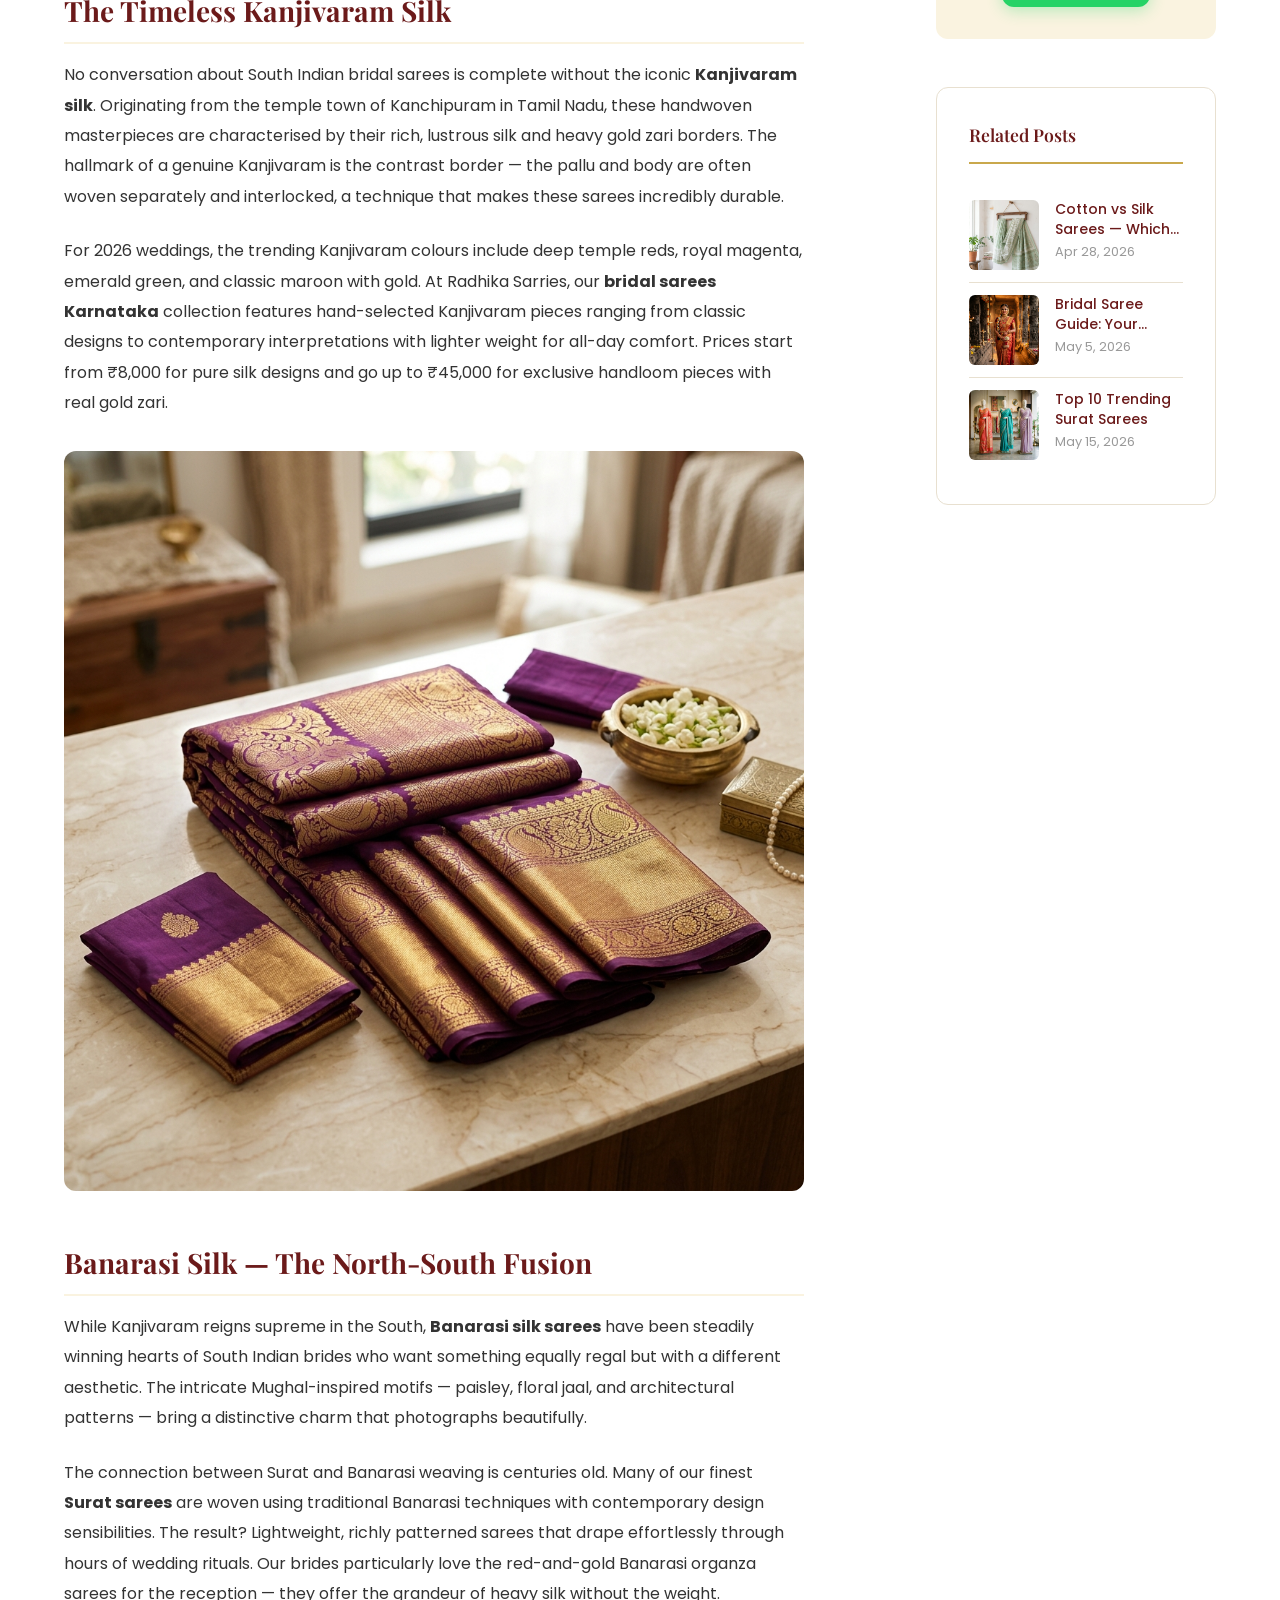
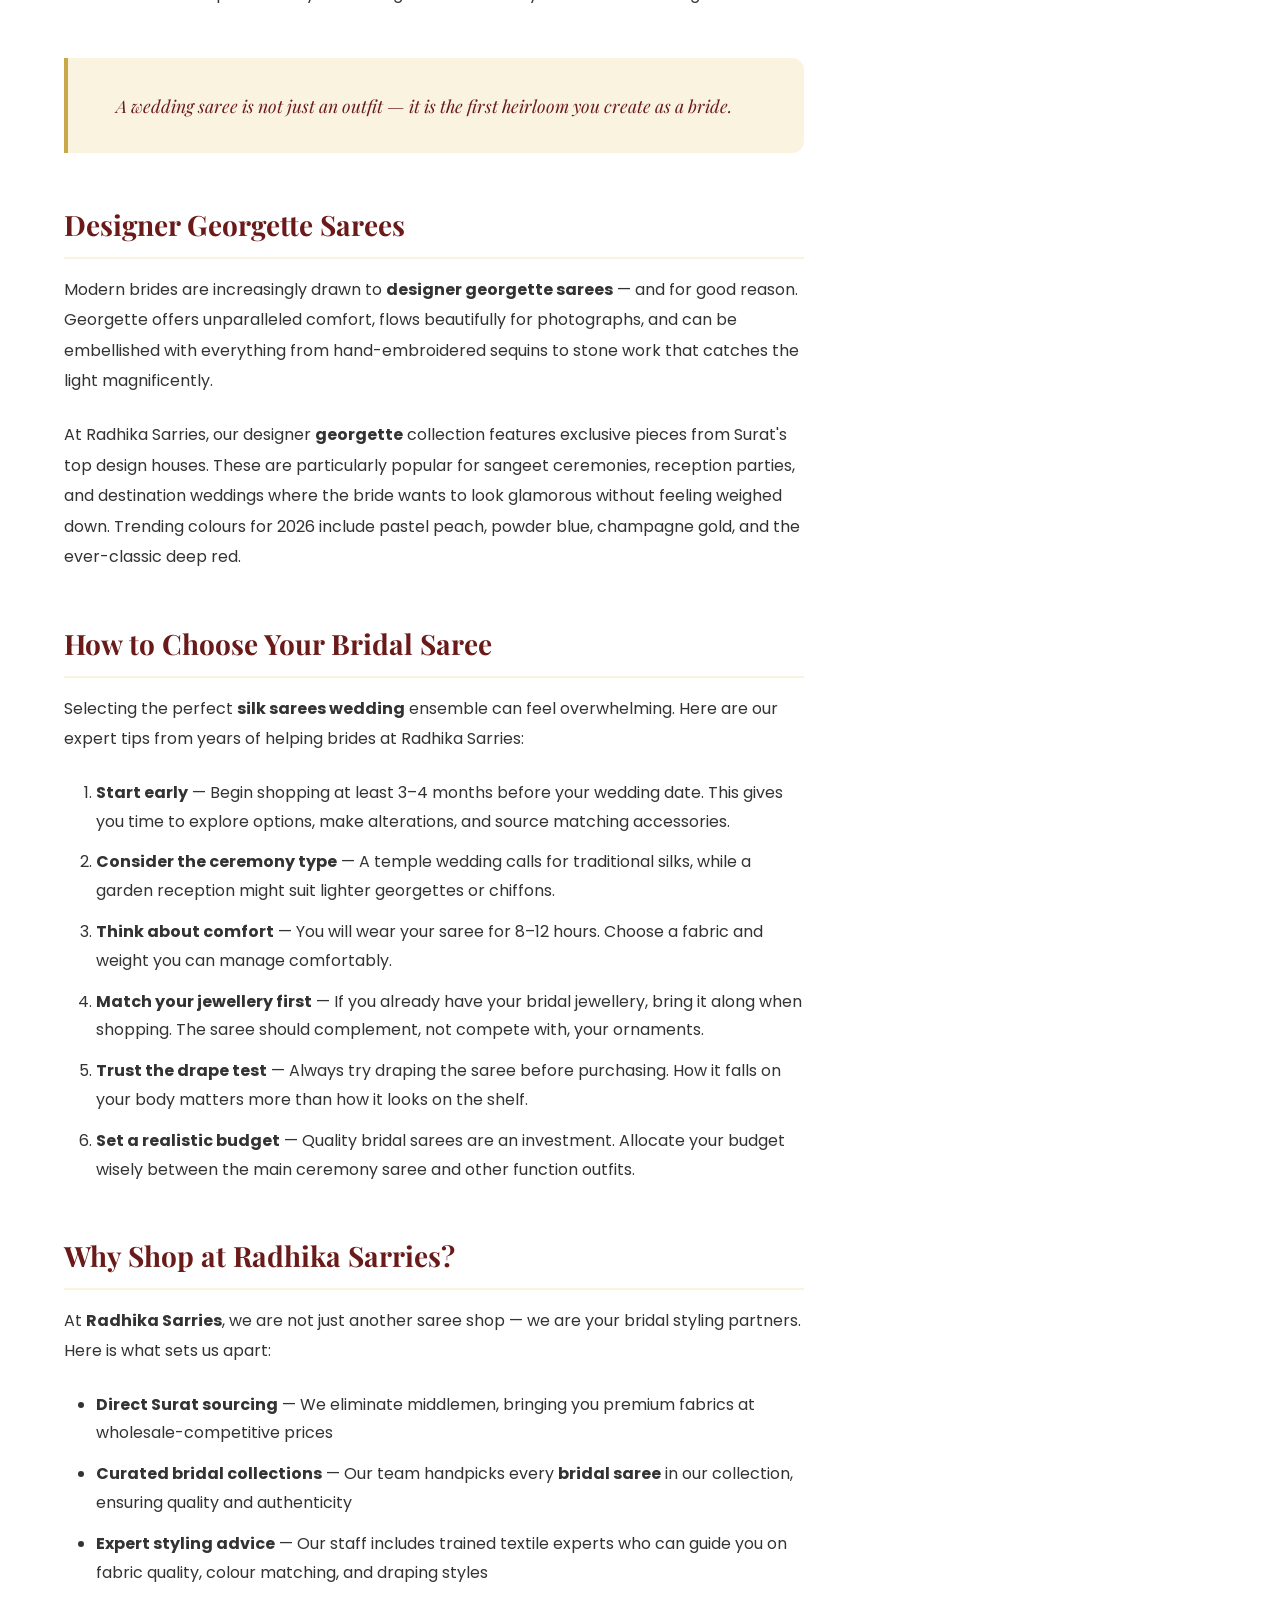
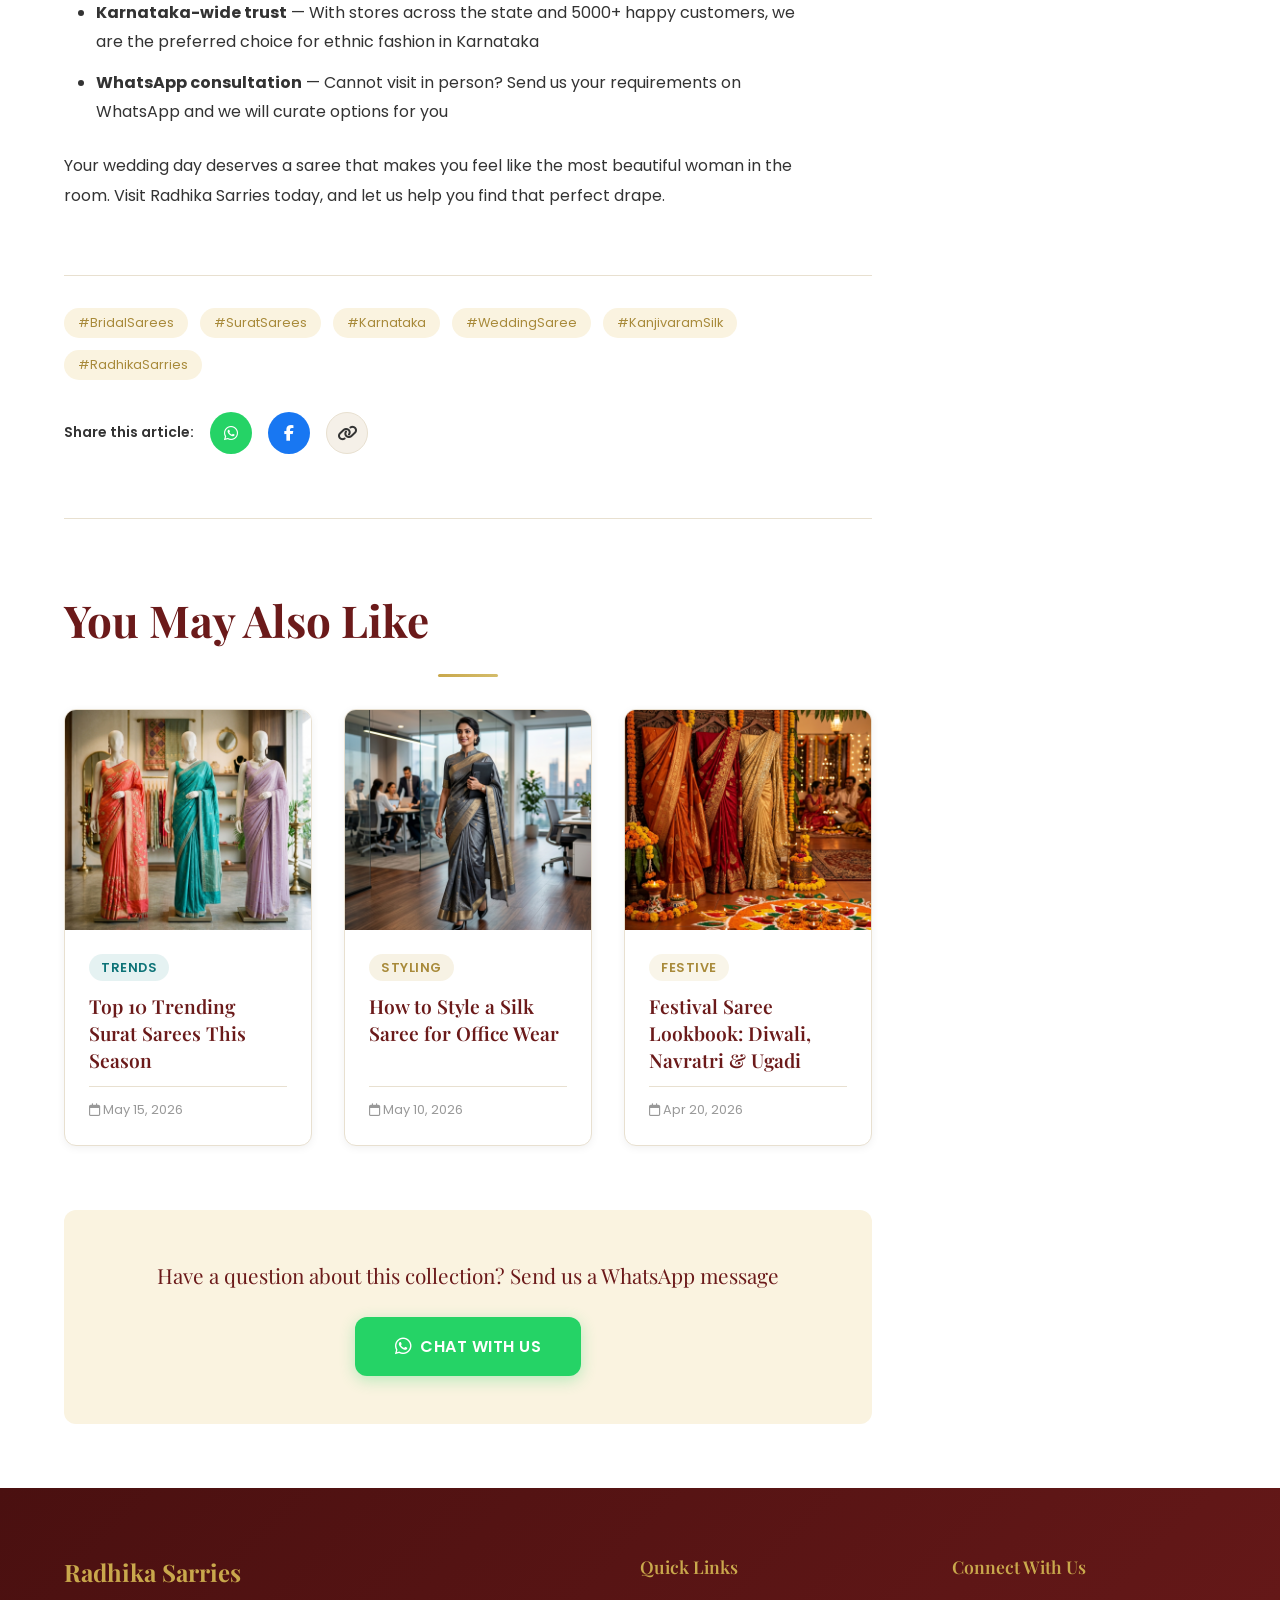
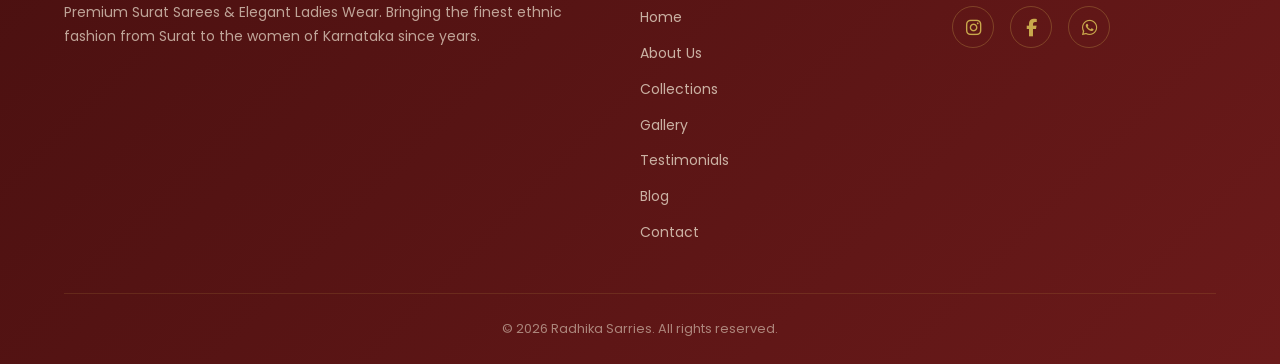
<file: blog/post-template.html>
<!DOCTYPE html>
<html lang="en">
<head>
  <meta charset="UTF-8">
  <meta name="viewport" content="width=device-width, initial-scale=1.0">
  <title>Best Sarees for South Indian Weddings in 2026 | Radhika Sarries Blog</title>
  <meta name="description" content="Discover the best sarees for South Indian weddings in 2026. From Kanjivaram silks to designer georgettes, find your perfect bridal drape at Radhika Sarries.">
  <meta name="robots" content="index, follow">
  <meta property="og:type" content="article">
  <meta property="og:title" content="Best Sarees for South Indian Weddings in 2026">
  <meta property="og:description" content="Discover the best sarees for South Indian weddings in 2026. From Kanjivaram silks to designer georgettes.">
  <meta property="og:url" content="https://radhikasarries.com/blog/post-template.html">
  <link rel="icon" href="data:image/svg+xml,<svg xmlns='http://www.w3.org/2000/svg' viewBox='0 0 100 100'><text y='.9em' font-size='90'>🪷</text></svg>">
  <link rel="preconnect" href="https://fonts.googleapis.com">
  <link rel="preconnect" href="https://fonts.gstatic.com" crossorigin>
  <link href="https://fonts.googleapis.com/css2?family=Playfair+Display:ital,wght@0,400;0,600;0,700;1,400&family=Poppins:wght@300;400;500;600;700&display=swap" rel="stylesheet">
  <link rel="stylesheet" href="https://cdnjs.cloudflare.com/ajax/libs/font-awesome/6.5.1/css/all.min.css" crossorigin="anonymous" referrerpolicy="no-referrer" />
  <link rel="stylesheet" href="../css/styles.css">
  <script async src="https://www.googletagmanager.com/gtag/js?id=GA_MEASUREMENT_ID"></script>
  <script>window.dataLayer=window.dataLayer||[];function gtag(){dataLayer.push(arguments);}gtag('js',new Date());gtag('config','GA_MEASUREMENT_ID');</script>
  <meta name="google-site-verification" content="googledef9f98bae932944.html">

  <!-- Article Schema JSON-LD -->
  <script type="application/ld+json">
  {
    "@context": "https://schema.org",
    "@type": "Article",
    "headline": "Best Sarees for South Indian Weddings in 2026",
    "author": {"@type": "Organization", "name": "Radhika Sarries"},
    "datePublished": "2026-05-20",
    "dateModified": "2026-05-20",
    "image": "https://radhikasarries.com/assets/images/blog-wedding-saree.png",
    "publisher": {
      "@type": "Organization",
      "name": "Radhika Sarries",
      "url": "https://radhikasarries.com"
    },
    "description": "Discover the best sarees for South Indian weddings in 2026. From Kanjivaram silks to designer georgettes, find your perfect bridal drape at Radhika Sarries.",
    "mainEntityOfPage": "https://radhikasarries.com/blog/post-template.html"
  }
  </script>
</head>
<body>

  <!-- Search Overlay -->
  <div class="search-overlay" id="search-overlay">
    <div class="search-container">
      <button class="search-close" id="search-close" aria-label="Close search"><i class="fas fa-times"></i></button>
      <div class="search-input-wrapper">
        <i class="fas fa-search" style="font-size:1.5rem; margin-right:1rem; color:var(--clr-primary);"></i>
        <input type="text" id="search-input" placeholder="Search for sarees, fabrics, colors...">
      </div>
      <div class="search-results" id="search-results"></div>
    </div>
  </div>


  
  <header class="navbar" id="navbar">
    <div class="container navbar__container">
      <a href="../index.html" class="navbar__logo">Radhika Sarries</a>
      <button class="navbar__mobile-toggle" aria-label="Toggle Menu"><i class="fas fa-bars"></i></button>
      
      <nav class="navbar__menu">
        <ul class="navbar__nav">
          <li><a href="../index.html" class="navbar__link">Home</a></li>
          <li><a href="../shop/index.html" class="navbar__link">Shop <span class="product-badge product-badge--new" style="font-size:0.5rem;padding:2px 4px;margin-left:4px;vertical-align:top;">NEW</span></a></li>
          <li><a href="../gallery.html" class="navbar__link ">Gallery</a></li>
          <li><a href="../testimonials.html" class="navbar__link ">Testimonials</a></li>
          <li><a href="../blog/index.html" class="navbar__link active">Blog</a></li>
        </ul>
      </nav>

      <div class="navbar__actions">
        <div class="lang-switcher">
          <div class="lang-switcher__current"><span>EN</span> <i class="fas fa-chevron-down" style="font-size:0.7rem;"></i></div>
          <div class="lang-switcher__dropdown">
            <a href="#" class="lang-switcher__item" data-lang="en">English</a>
            <a href="#" class="lang-switcher__item" data-lang="kn">ಕನ್ನಡ</a>
            <a href="#" class="lang-switcher__item" data-lang="hi">हिंदी</a>
          </div>
        </div>
        <button class="nav-icon-btn search-toggle-btn" aria-label="Search"><i class="fas fa-search"></i></button>
        <a href="../account/index.html" class="nav-icon-btn" aria-label="Account"><i class="far fa-user"></i></a>
        <a href="../cart.html" class="nav-icon-btn" aria-label="Cart">
          <i class="fas fa-shopping-bag"></i>
          <span class="cart-badge" style="display:none;">0</span>
        </a>
      </div>
    </div>
  </header>


  <main>

    <!-- Breadcrumb -->
    <div class="container">
      <nav class="breadcrumb" aria-label="Breadcrumb" style="margin-top: calc(var(--nav-height) + var(--space-md));">
        <a href="../index.html" class="breadcrumb__link">Home</a>
        <span class="breadcrumb__separator">›</span>
        <a href="index.html" class="breadcrumb__link">Blog</a>
        <span class="breadcrumb__separator">›</span>
        <span class="breadcrumb__current">Best Sarees for South Indian Weddings in 2026</span>
      </nav>
    </div>

    <section class="section" aria-label="Blog Article">
      <div class="container">

        <!-- Article Header -->
        <div class="article__header">
          <div class="article__category"><span class="badge badge--bridal">Bridal</span></div>
          <h1 class="article__title">Best Sarees for South Indian Weddings in 2026</h1>
          <div class="article__meta">
            <span><i class="far fa-user"></i> Radhika Sarries Team</span>
            <span><i class="far fa-calendar"></i> May 20, 2026</span>
            <span><i class="far fa-clock"></i> 8 min read</span>
          </div>
        </div>

        <!-- Hero Image -->
        <div class="article__hero reveal">
          <img src="../assets/images/blog-wedding-saree.png" alt="South Indian bride wearing a traditional red and gold Kanjivaram silk saree" loading="lazy">
        </div>

        <div class="blog-layout blog-layout--article">

          <!-- Main Content -->
          <div class="blog-layout__main">
            <div class="article__body">

              <h2 id="intro">Why the Wedding Saree Matters</h2>
              <p>In South Indian culture, the wedding saree is far more than just an outfit — it is a symbol of tradition, family heritage, and the beginning of a new chapter. The bride's saree often becomes the centrepiece of the entire ceremony, photographed from every angle, admired by every guest, and treasured for generations. This is why choosing the right bridal saree deserves careful thought, ample time, and the guidance of people who truly understand textiles.</p>
              <p>At <strong>Radhika Sarries</strong>, we have helped thousands of brides across Karnataka find their dream wedding sarees. With direct sourcing from Surat's finest weavers and an in-house styling team, we ensure every bride walks down the aisle feeling absolutely magnificent. Whether you are planning a grand temple wedding in Mysore or an intimate ceremony in Bangalore, this guide will help you discover the perfect drape for 2026.</p>

              <h2 id="kanjivaram">The Timeless Kanjivaram Silk</h2>
              <p>No conversation about South Indian bridal sarees is complete without the iconic <strong>Kanjivaram silk</strong>. Originating from the temple town of Kanchipuram in Tamil Nadu, these handwoven masterpieces are characterised by their rich, lustrous silk and heavy gold zari borders. The hallmark of a genuine Kanjivaram is the contrast border — the pallu and body are often woven separately and interlocked, a technique that makes these sarees incredibly durable.</p>
              <p>For 2026 weddings, the trending Kanjivaram colours include deep temple reds, royal magenta, emerald green, and classic maroon with gold. At Radhika Sarries, our <strong>bridal sarees Karnataka</strong> collection features hand-selected Kanjivaram pieces ranging from classic designs to contemporary interpretations with lighter weight for all-day comfort. Prices start from ₹8,000 for pure silk designs and go up to ₹45,000 for exclusive handloom pieces with real gold zari.</p>

              <img src="../assets/images/silk-sarees.png" alt="Premium silk sarees collection at Radhika Sarries, featuring rich purple and gold Kanjivaram silks" loading="lazy">

              <h2 id="banarasi">Banarasi Silk — The North-South Fusion</h2>
              <p>While Kanjivaram reigns supreme in the South, <strong>Banarasi silk sarees</strong> have been steadily winning hearts of South Indian brides who want something equally regal but with a different aesthetic. The intricate Mughal-inspired motifs — paisley, floral jaal, and architectural patterns — bring a distinctive charm that photographs beautifully.</p>
              <p>The connection between Surat and Banarasi weaving is centuries old. Many of our finest <strong>Surat sarees</strong> are woven using traditional Banarasi techniques with contemporary design sensibilities. The result? Lightweight, richly patterned sarees that drape effortlessly through hours of wedding rituals. Our brides particularly love the red-and-gold Banarasi organza sarees for the reception — they offer the grandeur of heavy silk without the weight.</p>

              <blockquote>A wedding saree is not just an outfit — it is the first heirloom you create as a bride.</blockquote>

              <h2 id="georgette">Designer Georgette Sarees</h2>
              <p>Modern brides are increasingly drawn to <strong>designer georgette sarees</strong> — and for good reason. Georgette offers unparalleled comfort, flows beautifully for photographs, and can be embellished with everything from hand-embroidered sequins to stone work that catches the light magnificently.</p>
              <p>At Radhika Sarries, our designer <strong>georgette</strong> collection features exclusive pieces from Surat's top design houses. These are particularly popular for sangeet ceremonies, reception parties, and destination weddings where the bride wants to look glamorous without feeling weighed down. Trending colours for 2026 include pastel peach, powder blue, champagne gold, and the ever-classic deep red.</p>

              <h2 id="choosing">How to Choose Your Bridal Saree</h2>
              <p>Selecting the perfect <strong>silk sarees wedding</strong> ensemble can feel overwhelming. Here are our expert tips from years of helping brides at Radhika Sarries:</p>
              <ol>
                <li><strong>Start early</strong> — Begin shopping at least 3–4 months before your wedding date. This gives you time to explore options, make alterations, and source matching accessories.</li>
                <li><strong>Consider the ceremony type</strong> — A temple wedding calls for traditional silks, while a garden reception might suit lighter georgettes or chiffons.</li>
                <li><strong>Think about comfort</strong> — You will wear your saree for 8–12 hours. Choose a fabric and weight you can manage comfortably.</li>
                <li><strong>Match your jewellery first</strong> — If you already have your bridal jewellery, bring it along when shopping. The saree should complement, not compete with, your ornaments.</li>
                <li><strong>Trust the drape test</strong> — Always try draping the saree before purchasing. How it falls on your body matters more than how it looks on the shelf.</li>
                <li><strong>Set a realistic budget</strong> — Quality bridal sarees are an investment. Allocate your budget wisely between the main ceremony saree and other function outfits.</li>
              </ol>

              <h2 id="radhika">Why Shop at Radhika Sarries?</h2>
              <p>At <strong>Radhika Sarries</strong>, we are not just another saree shop — we are your bridal styling partners. Here is what sets us apart:</p>
              <ul>
                <li><strong>Direct Surat sourcing</strong> — We eliminate middlemen, bringing you premium fabrics at wholesale-competitive prices</li>
                <li><strong>Curated bridal collections</strong> — Our team handpicks every <strong>bridal saree</strong> in our collection, ensuring quality and authenticity</li>
                <li><strong>Expert styling advice</strong> — Our staff includes trained textile experts who can guide you on fabric quality, colour matching, and draping styles</li>
                <li><strong>Karnataka-wide trust</strong> — With stores across the state and 5000+ happy customers, we are the preferred choice for ethnic fashion in Karnataka</li>
                <li><strong>WhatsApp consultation</strong> — Cannot visit in person? Send us your requirements on WhatsApp and we will curate options for you</li>
              </ul>
              <p>Your wedding day deserves a saree that makes you feel like the most beautiful woman in the room. Visit Radhika Sarries today, and let us help you find that perfect drape.</p>

            </div>

            <!-- Tags -->
            <div class="article__tags">
              <a href="#" class="article__tag">#BridalSarees</a>
              <a href="#" class="article__tag">#SuratSarees</a>
              <a href="#" class="article__tag">#Karnataka</a>
              <a href="#" class="article__tag">#WeddingSaree</a>
              <a href="#" class="article__tag">#KanjivaramSilk</a>
              <a href="#" class="article__tag">#RadhikaSarries</a>
            </div>

            <!-- Share -->
            <div class="article__share">
              <span class="article__share-label">Share this article:</span>
              <a href="https://wa.me/?text=Best%20Sarees%20for%20South%20Indian%20Weddings%20in%202026%20https://radhikasarries.com/blog/post-template.html" class="share-btn share-btn--whatsapp" target="_blank" rel="noopener" aria-label="Share on WhatsApp"><i class="fab fa-whatsapp"></i></a>
              <a href="https://www.facebook.com/sharer/sharer.php?u=https://radhikasarries.com/blog/post-template.html" class="share-btn share-btn--facebook" target="_blank" rel="noopener" aria-label="Share on Facebook"><i class="fab fa-facebook-f"></i></a>
              <button class="share-btn share-btn--copy" aria-label="Copy link"><i class="fas fa-link"></i></button>
            </div>

            <!-- Related Articles -->
            <div class="article__related">
              <h2 class="section__title">You May Also Like</h2>
              <div class="article__related-grid">
                <article class="blog-card">
                  <div class="blog-card__image"><img src="../assets/images/blog-trending-sarees.png" alt="Trending sarees" loading="lazy"></div>
                  <div class="blog-card__body">
                    <span class="blog-card__category badge badge--trends">Trends</span>
                    <h3 class="blog-card__title"><a href="post-template.html">Top 10 Trending Surat Sarees This Season</a></h3>
                    <div class="blog-card__meta"><span><i class="far fa-calendar"></i> May 15, 2026</span></div>
                  </div>
                </article>
                <article class="blog-card">
                  <div class="blog-card__image"><img src="../assets/images/blog-office-saree.png" alt="Office saree" loading="lazy"></div>
                  <div class="blog-card__body">
                    <span class="blog-card__category badge badge--styling">Styling</span>
                    <h3 class="blog-card__title"><a href="post-template.html">How to Style a Silk Saree for Office Wear</a></h3>
                    <div class="blog-card__meta"><span><i class="far fa-calendar"></i> May 10, 2026</span></div>
                  </div>
                </article>
                <article class="blog-card">
                  <div class="blog-card__image"><img src="../assets/images/blog-festival-saree.png" alt="Festival sarees" loading="lazy"></div>
                  <div class="blog-card__body">
                    <span class="blog-card__category badge badge--festive">Festive</span>
                    <h3 class="blog-card__title"><a href="post-template.html">Festival Saree Lookbook: Diwali, Navratri & Ugadi</a></h3>
                    <div class="blog-card__meta"><span><i class="far fa-calendar"></i> Apr 20, 2026</span></div>
                  </div>
                </article>
              </div>
            </div>

            <!-- WhatsApp CTA -->
            <div style="text-align:center; margin-top: var(--space-3xl); padding: var(--space-2xl); background: var(--clr-accent); border-radius: var(--radius-md);">
              <p style="font-family: var(--ff-heading); font-size: 1.3rem; color: var(--clr-primary); margin-bottom: var(--space-lg);">Have a question about this collection? Send us a WhatsApp message</p>
              <a href="https://wa.me/917017549369" class="btn btn--whatsapp" target="_blank" rel="noopener"><i class="fab fa-whatsapp"></i> Chat with Us</a>
            </div>

          </div>

          <!-- Sidebar -->
          <aside class="blog-layout__sidebar sidebar">

            <!-- Table of Contents -->
            <div class="toc">
              <h3 class="toc__title">In This Article</h3>
              <nav class="toc__list" aria-label="Table of Contents">
                <a href="#intro" class="toc__link">Why the Wedding Saree Matters</a>
                <a href="#kanjivaram" class="toc__link">The Timeless Kanjivaram Silk</a>
                <a href="#banarasi" class="toc__link">Banarasi Silk — The Fusion</a>
                <a href="#georgette" class="toc__link">Designer Georgette Sarees</a>
                <a href="#choosing" class="toc__link">How to Choose Your Bridal Saree</a>
                <a href="#radhika" class="toc__link">Why Shop at Radhika Sarries?</a>
              </nav>

              <div class="toc__whatsapp-cta">
                <p>Need help choosing your wedding saree? Chat with us!</p>
                <a href="https://wa.me/917017549369" class="btn btn--whatsapp" target="_blank" rel="noopener" style="font-size:.8rem; padding:.6rem 1.5rem;"><i class="fab fa-whatsapp"></i> Chat Now</a>
              </div>
            </div>

            <!-- Related Posts -->
            <div class="sidebar__widget" style="margin-top: var(--space-2xl);">
              <h3 class="sidebar__title">Related Posts</h3>
              <a href="post-template.html" class="popular-post">
                <div class="popular-post__thumb"><img src="../assets/images/cotton-sarees.png" alt="Cotton sarees" loading="lazy"></div>
                <div>
                  <div class="popular-post__title">Cotton vs Silk Sarees — Which is Right?</div>
                  <div class="popular-post__date">Apr 28, 2026</div>
                </div>
              </a>
              <a href="post-template.html" class="popular-post">
                <div class="popular-post__thumb"><img src="../assets/images/blog-wedding-saree.png" alt="Bridal guide" loading="lazy"></div>
                <div>
                  <div class="popular-post__title">Bridal Saree Guide: Your Perfect Drape</div>
                  <div class="popular-post__date">May 5, 2026</div>
                </div>
              </a>
              <a href="post-template.html" class="popular-post">
                <div class="popular-post__thumb"><img src="../assets/images/blog-trending-sarees.png" alt="Trending sarees" loading="lazy"></div>
                <div>
                  <div class="popular-post__title">Top 10 Trending Surat Sarees</div>
                  <div class="popular-post__date">May 15, 2026</div>
                </div>
              </a>
            </div>

          </aside>

        </div>

      </div>
    </section>

  </main>

  <footer class="footer" role="contentinfo">
    <div class="container">
      <div class="footer__grid">
        <div>
          <div class="footer__brand-name">Radhika Sarries</div>
          <p class="footer__brand-tagline">Premium Surat Sarees &amp; Elegant Ladies Wear. Bringing the finest ethnic fashion from Surat to the women of Karnataka since years.</p>
        </div>
        <div>
          <h3 class="footer__heading">Quick Links</h3>
          <nav class="footer__links" aria-label="Footer Navigation">
            <a href="../index.html" class="footer__link">Home</a>
            <a href="../index.html#about" class="footer__link">About Us</a>
            <a href="../index.html#collections" class="footer__link">Collections</a>
            <a href="../gallery.html" class="footer__link">Gallery</a>
            <a href="../testimonials.html" class="footer__link">Testimonials</a>
            <a href="index.html" class="footer__link">Blog</a>
            <a href="../index.html#contact" class="footer__link">Contact</a>
          </nav>
        </div>
        <div>
          <h3 class="footer__heading">Connect With Us</h3>
          <div class="footer__social">
            <a href="#" class="footer__social-link" aria-label="Instagram"><i class="fab fa-instagram"></i></a>
            <a href="#" class="footer__social-link" aria-label="Facebook"><i class="fab fa-facebook-f"></i></a>
            <a href="https://wa.me/917017549369" class="footer__social-link" aria-label="WhatsApp"><i class="fab fa-whatsapp"></i></a>
          </div>
        </div>
      </div>
      <div class="footer__bottom">&copy; 2026 Radhika Sarries. All rights reserved.</div>
    </div>
  </footer>

  <a href="https://wa.me/917017549369" class="whatsapp-float" target="_blank" rel="noopener" aria-label="Chat on WhatsApp"><i class="fab fa-whatsapp"></i></a>
  <script src="../js/main.js"></script>

  <script src="../js/cart.js"></script>
  <script src="../js/wishlist.js"></script>
  <script src="../js/search.js"></script>
  <script src="../js/language.js"></script>
</body>
</html>
</file>
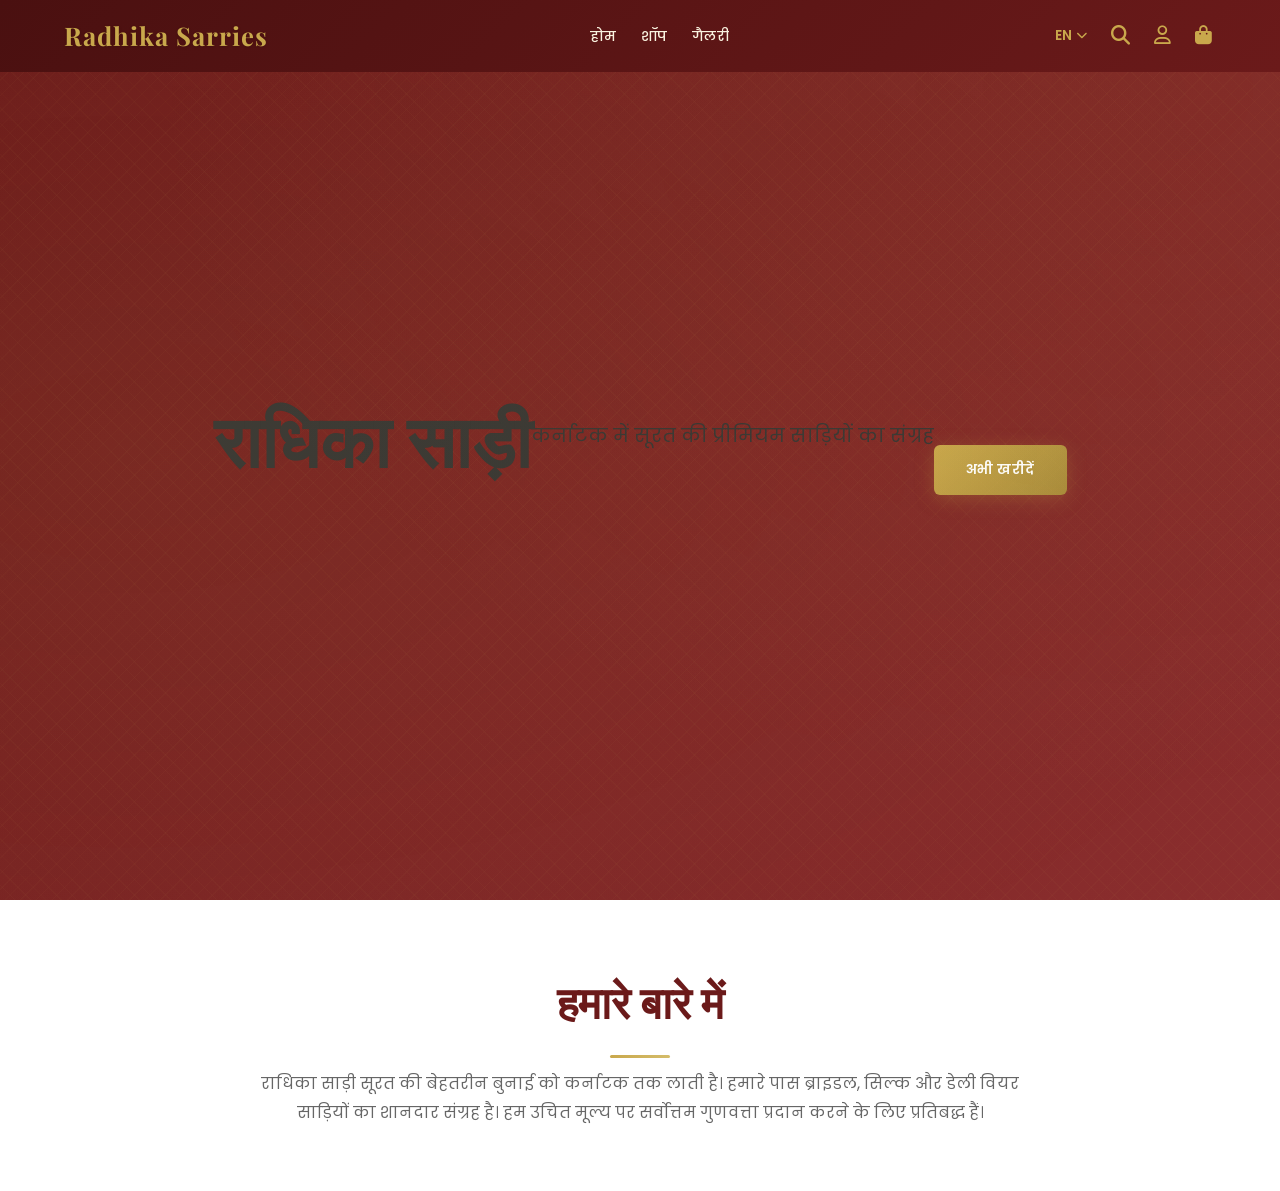
<file: lang/hi.html>
<!DOCTYPE html>
<html lang="hi">
<head>
  <meta charset="UTF-8">
  <meta name="viewport" content="width=device-width, initial-scale=1.0">
  <title>राधिका साड़ी | प्रीमियम सूरत साड़ियाँ</title>
  <meta name="description" content="कर्नाटक में सबसे अच्छी सिल्क, ब्राइडल और डिज़ाइनर साड़ियाँ।">
  <meta name="google-site-verification" content="googledef9f98bae932944.html">
  <link rel="preconnect" href="https://fonts.googleapis.com">
  <link rel="preconnect" href="https://fonts.gstatic.com" crossorigin>
  <link href="https://fonts.googleapis.com/css2?family=Playfair+Display:wght@400;600;700&family=Poppins:wght@300;400;500;600&display=swap" rel="stylesheet">
  <link rel="stylesheet" href="https://cdnjs.cloudflare.com/ajax/libs/font-awesome/6.4.0/css/all.min.css">
  <link rel="stylesheet" href="../css/styles.css">
</head>
<body>

  <!-- Search Overlay -->
  <div class="search-overlay" id="search-overlay">
    <div class="search-container">
      <button class="search-close" id="search-close" aria-label="Close search"><i class="fas fa-times"></i></button>
      <div class="search-input-wrapper">
        <i class="fas fa-search" style="font-size:1.5rem; margin-right:1rem; color:var(--clr-primary);"></i>
        <input type="text" id="search-input" placeholder="खोजें...">
      </div>
      <div class="search-results" id="search-results"></div>
    </div>
  </div>

  <header class="navbar" id="navbar">
    <div class="container navbar__container">
      <a href="../index.html" class="navbar__logo">Radhika Sarries</a>
      <button class="navbar__mobile-toggle" aria-label="Toggle Menu"><i class="fas fa-bars"></i></button>
      
      <nav class="navbar__menu">
        <ul class="navbar__nav">
          <li><a href="../index.html" class="navbar__link">होम</a></li>
          <li><a href="../shop/index.html" class="navbar__link">शॉप</a></li>
          <li><a href="../gallery.html" class="navbar__link">गैलरी</a></li>
        </ul>
      </nav>

      <div class="navbar__actions">
        <div class="lang-switcher">
          <div class="lang-switcher__current"><span>HI</span> <i class="fas fa-chevron-down" style="font-size:0.7rem;"></i></div>
          <div class="lang-switcher__dropdown">
            <a href="#" class="lang-switcher__item" data-lang="en">English</a>
            <a href="#" class="lang-switcher__item" data-lang="kn">ಕನ್ನಡ</a>
            <a href="#" class="lang-switcher__item" data-lang="hi">हिंदी</a>
          </div>
        </div>
        <button class="nav-icon-btn search-toggle-btn" aria-label="Search"><i class="fas fa-search"></i></button>
        <a href="../account/index.html" class="nav-icon-btn" aria-label="Account"><i class="far fa-user"></i></a>
        <a href="../cart.html" class="nav-icon-btn" aria-label="Cart">
          <i class="fas fa-shopping-bag"></i>
          <span class="cart-badge" style="display:none;">0</span>
        </a>
      </div>
    </div>
  </header>

  <main>
    <section class="hero" style="background: linear-gradient(135deg, var(--clr-primary), var(--clr-primary-light)); text-align:center; padding: 150px 20px;">
      <h1 class="hero__title" style="color:var(--clr-cream); font-size:clamp(2.5rem, 6vw, 4.5rem);">राधिका साड़ी</h1>
      <p class="hero__subtitle" style="color:var(--clr-gold); font-size:1.2rem; margin-top:20px;">कर्नाटक में सूरत की प्रीमियम साड़ियों का संग्रह</p>
      <div style="margin-top:40px;">
        <a href="../shop/index.html" class="btn btn--primary">अभी खरीदें</a>
      </div>
    </section>

    <section class="section">
      <div class="container" style="text-align:center;">
        <h2 class="section__title">हमारे बारे में</h2>
        <p style="max-width:800px; margin:0 auto; line-height:1.8; color:var(--clr-text-light);">
          राधिका साड़ी सूरत की बेहतरीन बुनाई को कर्नाटक तक लाती है। हमारे पास ब्राइडल, सिल्क और डेली वियर साड़ियों का शानदार संग्रह है। हम उचित मूल्य पर सर्वोत्तम गुणवत्ता प्रदान करने के लिए प्रतिबद्ध हैं।
        </p>
      </div>
    </section>
  </main>

  <script src="../js/main.js"></script>
  <script src="../js/search.js"></script>
  <script src="../js/language.js"></script>
</body>
</html>
</file>
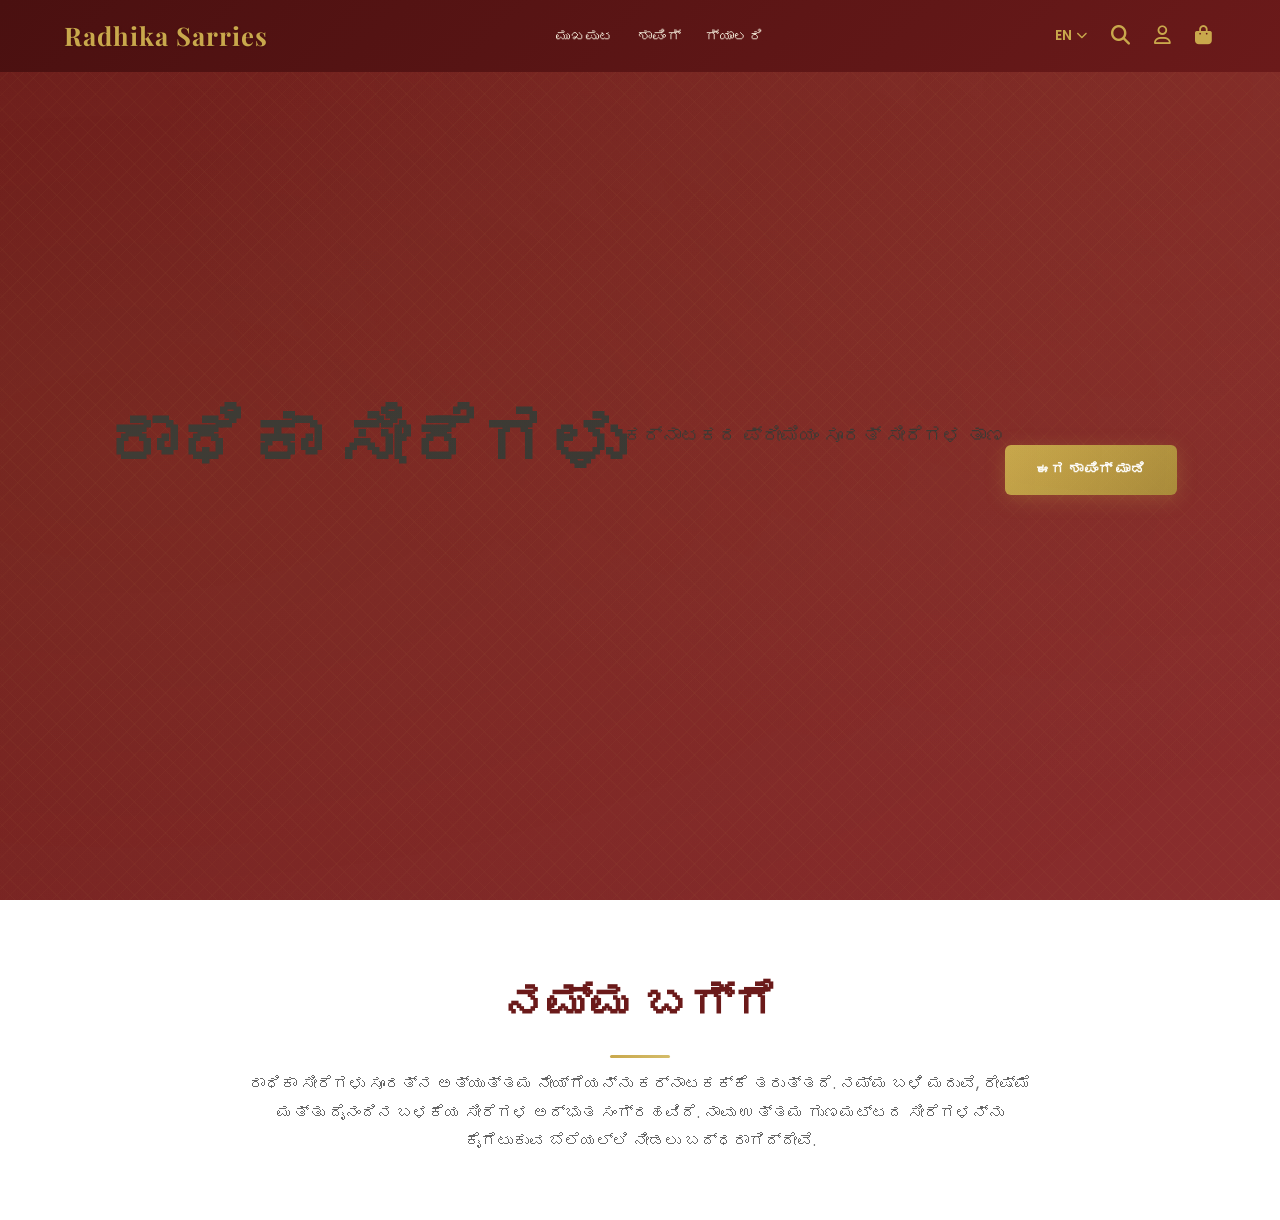
<file: lang/kn.html>
<!DOCTYPE html>
<html lang="kn">
<head>
  <meta charset="UTF-8">
  <meta name="viewport" content="width=device-width, initial-scale=1.0">
  <title>ರಾಧಿಕಾ ಸೀರೆಗಳು | ಪ್ರೀಮಿಯಂ ಸೂರತ್ ಸೀರೆಗಳು</title>
  <meta name="description" content="ಕರ್ನಾಟಕದಲ್ಲಿರುವ ಅತ್ಯುತ್ತಮ ರೇಷ್ಮೆ, ಬ್ರೈಡಲ್ ಮತ್ತು ಡಿಸೈನರ್ ಸೀರೆಗಳು.">
  <meta name="google-site-verification" content="googledef9f98bae932944.html">
  <link rel="preconnect" href="https://fonts.googleapis.com">
  <link rel="preconnect" href="https://fonts.gstatic.com" crossorigin>
  <link href="https://fonts.googleapis.com/css2?family=Playfair+Display:wght@400;600;700&family=Poppins:wght@300;400;500;600&display=swap" rel="stylesheet">
  <link rel="stylesheet" href="https://cdnjs.cloudflare.com/ajax/libs/font-awesome/6.4.0/css/all.min.css">
  <link rel="stylesheet" href="../css/styles.css">
</head>
<body>

  <!-- Search Overlay -->
  <div class="search-overlay" id="search-overlay">
    <div class="search-container">
      <button class="search-close" id="search-close" aria-label="Close search"><i class="fas fa-times"></i></button>
      <div class="search-input-wrapper">
        <i class="fas fa-search" style="font-size:1.5rem; margin-right:1rem; color:var(--clr-primary);"></i>
        <input type="text" id="search-input" placeholder="ಹುಡುಕಿ...">
      </div>
      <div class="search-results" id="search-results"></div>
    </div>
  </div>

  <header class="navbar" id="navbar">
    <div class="container navbar__container">
      <a href="../index.html" class="navbar__logo">Radhika Sarries</a>
      <button class="navbar__mobile-toggle" aria-label="Toggle Menu"><i class="fas fa-bars"></i></button>
      
      <nav class="navbar__menu">
        <ul class="navbar__nav">
          <li><a href="../index.html" class="navbar__link">ಮುಖಪುಟ</a></li>
          <li><a href="../shop/index.html" class="navbar__link">ಶಾಪಿಂಗ್</a></li>
          <li><a href="../gallery.html" class="navbar__link">ಗ್ಯಾಲರಿ</a></li>
        </ul>
      </nav>

      <div class="navbar__actions">
        <div class="lang-switcher">
          <div class="lang-switcher__current"><span>KN</span> <i class="fas fa-chevron-down" style="font-size:0.7rem;"></i></div>
          <div class="lang-switcher__dropdown">
            <a href="#" class="lang-switcher__item" data-lang="en">English</a>
            <a href="#" class="lang-switcher__item" data-lang="kn">ಕನ್ನಡ</a>
            <a href="#" class="lang-switcher__item" data-lang="hi">हिंदी</a>
          </div>
        </div>
        <button class="nav-icon-btn search-toggle-btn" aria-label="Search"><i class="fas fa-search"></i></button>
        <a href="../account/index.html" class="nav-icon-btn" aria-label="Account"><i class="far fa-user"></i></a>
        <a href="../cart.html" class="nav-icon-btn" aria-label="Cart">
          <i class="fas fa-shopping-bag"></i>
          <span class="cart-badge" style="display:none;">0</span>
        </a>
      </div>
    </div>
  </header>

  <main>
    <section class="hero" style="background: linear-gradient(135deg, var(--clr-primary), var(--clr-primary-light)); text-align:center; padding: 150px 20px;">
      <h1 class="hero__title" style="color:var(--clr-cream); font-size:clamp(2.5rem, 6vw, 4.5rem);">ರಾಧಿಕಾ ಸೀರೆಗಳು</h1>
      <p class="hero__subtitle" style="color:var(--clr-gold); font-size:1.2rem; margin-top:20px;">ಕರ್ನಾಟಕದ ಪ್ರೀಮಿಯಂ ಸೂರತ್ ಸೀರೆಗಳ ತಾಣ</p>
      <div style="margin-top:40px;">
        <a href="../shop/index.html" class="btn btn--primary">ಈಗ ಶಾಪಿಂಗ್ ಮಾಡಿ</a>
      </div>
    </section>

    <section class="section">
      <div class="container" style="text-align:center;">
        <h2 class="section__title">ನಮ್ಮ ಬಗ್ಗೆ</h2>
        <p style="max-width:800px; margin:0 auto; line-height:1.8; color:var(--clr-text-light);">
          ರಾಧಿಕಾ ಸೀರೆಗಳು ಸೂರತ್‌ನ ಅತ್ಯುತ್ತಮ ನೇಯ್ಗೆಯನ್ನು ಕರ್ನಾಟಕಕ್ಕೆ ತರುತ್ತದೆ. ನಮ್ಮ ಬಳಿ ಮದುವೆ, ರೇಷ್ಮೆ ಮತ್ತು ದೈನಂದಿನ ಬಳಕೆಯ ಸೀರೆಗಳ ಅದ್ಭುತ ಸಂಗ್ರಹವಿದೆ. ನಾವು ಉತ್ತಮ ಗುಣಮಟ್ಟದ ಸೀರೆಗಳನ್ನು ಕೈಗೆಟುಕುವ ಬೆಲೆಯಲ್ಲಿ ನೀಡಲು ಬದ್ಧರಾಗಿದ್ದೇವೆ.
        </p>
      </div>
    </section>
  </main>

  <script src="../js/main.js"></script>
  <script src="../js/search.js"></script>
  <script src="../js/language.js"></script>
</body>
</html>
</file>
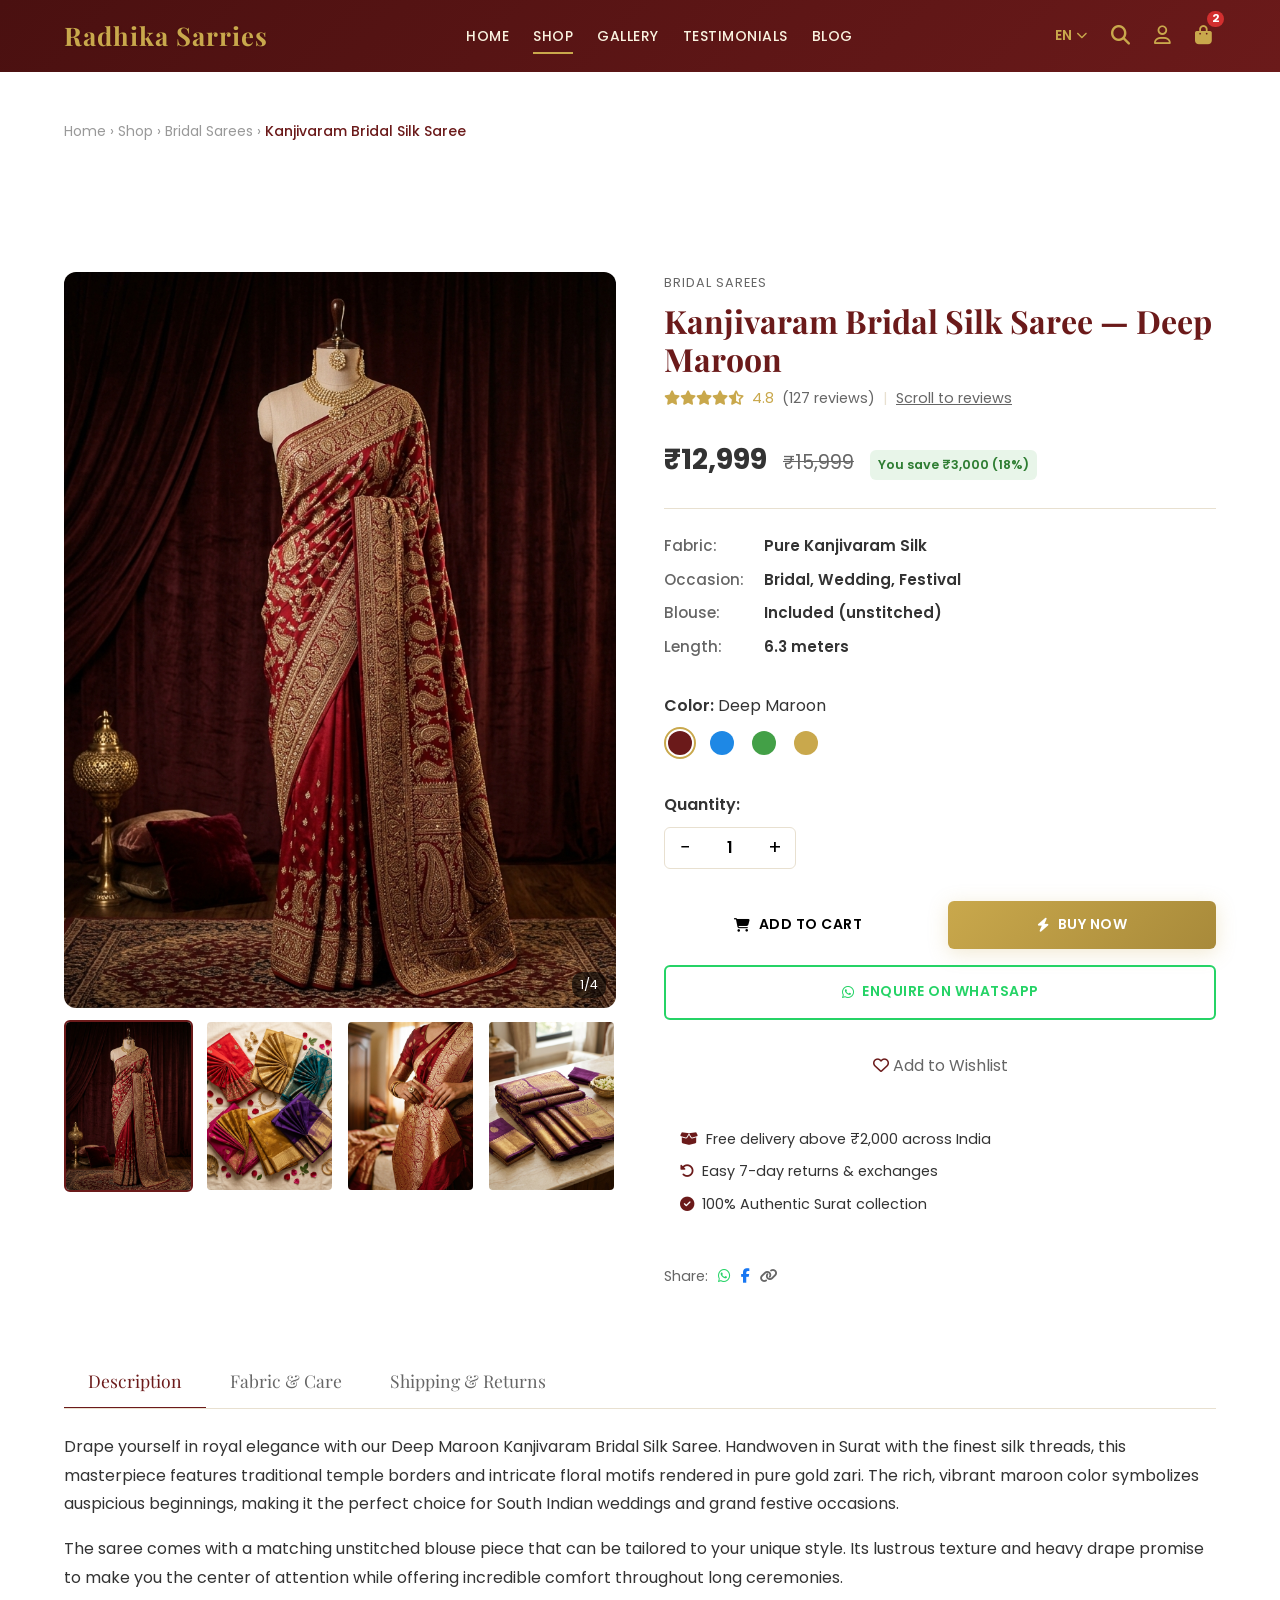
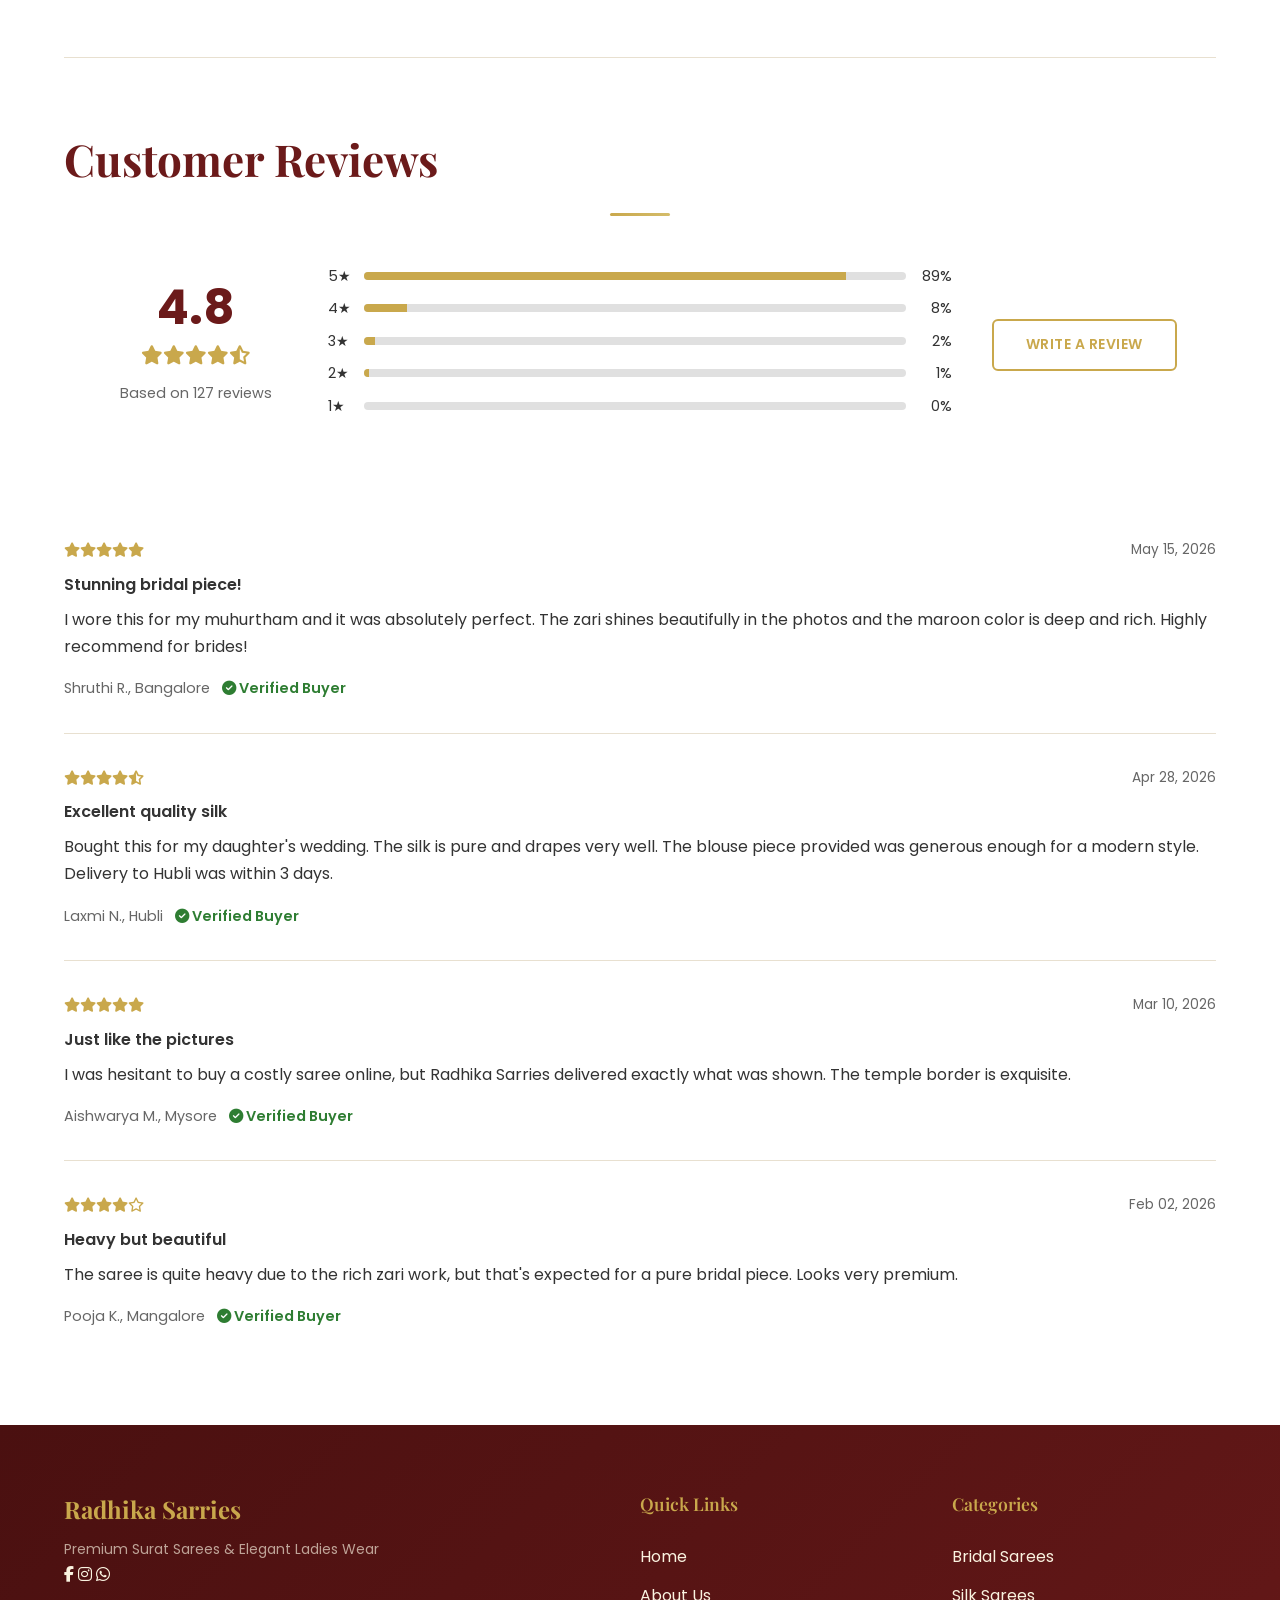
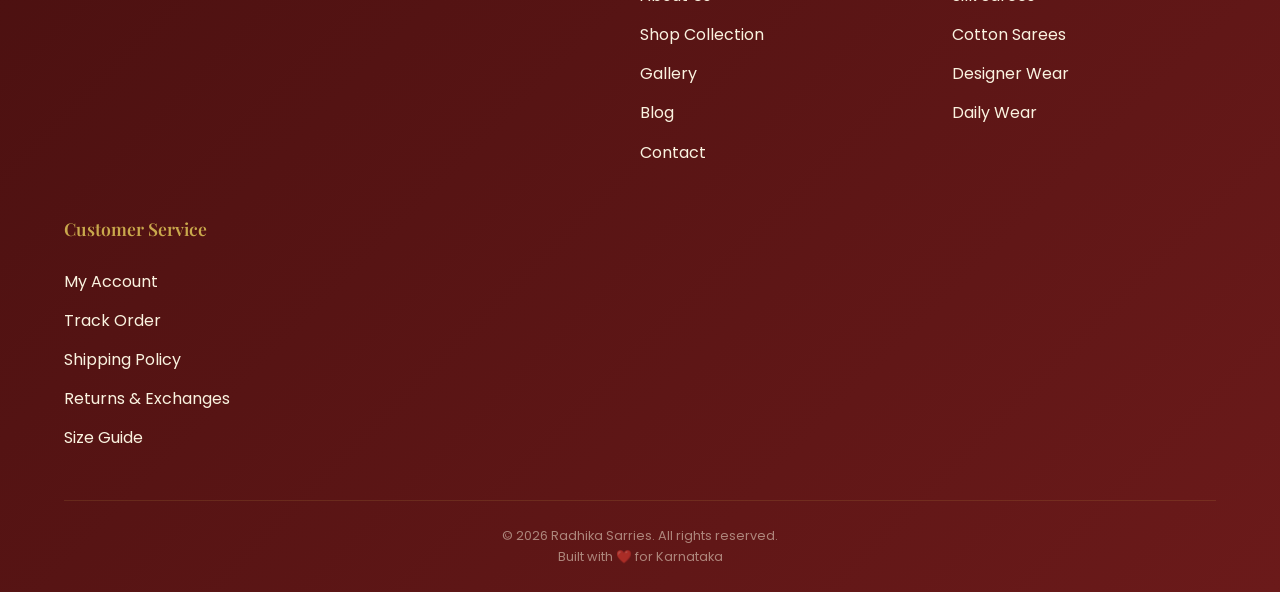
<file: shop/product.html>
<!DOCTYPE html>
<html lang="en">
<head>
  <meta charset="UTF-8">
  <meta name="viewport" content="width=device-width, initial-scale=1.0">
  <title>Kanjivaram Bridal Silk Saree — Deep Maroon | Radhika Sarries</title>
  <meta name="description" content="Buy authentic Kanjivaram Bridal Silk Saree in Deep Maroon at ₹12,999. Free delivery across Karnataka. Premium Surat collection at Radhika Sarries.">
  <meta name="google-site-verification" content="googledef9f98bae932944.html">
  
  <link rel="preconnect" href="https://fonts.googleapis.com">
  <link rel="preconnect" href="https://fonts.gstatic.com" crossorigin>
  <link href="https://fonts.googleapis.com/css2?family=Playfair+Display:wght@400;600;700&family=Poppins:wght@300;400;500;600&display=swap" rel="stylesheet">
  <link rel="stylesheet" href="https://cdnjs.cloudflare.com/ajax/libs/font-awesome/6.4.0/css/all.min.css">
  <link rel="stylesheet" href="../css/styles.css">

  <script type="application/ld+json">
  {
    "@context": "https://schema.org/",
    "@type": "Product",
    "name": "Kanjivaram Bridal Silk Saree — Deep Maroon",
    "image": "https://radhikasarries.com/assets/images/bridal-sarees.png",
    "description": "Exquisite Deep Maroon Kanjivaram Bridal Silk Saree featuring intricate gold zari work. Authentic Surat craftsmanship perfect for your special day.",
    "brand": { "@type": "Brand", "name": "Radhika Sarries" },
    "offers": {
      "@type": "Offer",
      "price": "12999",
      "priceCurrency": "INR",
      "availability": "https://schema.org/InStock",
      "url": "https://radhikasarries.com/shop/product.html"
    },
    "aggregateRating": {
      "@type": "AggregateRating",
      "ratingValue": "4.8",
      "reviewCount": "127"
    }
  }
  </script>
</head>
<body>

  <!-- Search Overlay -->
  <div class="search-overlay" id="search-overlay">
    <div class="search-container">
      <button class="search-close" id="search-close" aria-label="Close search"><i class="fas fa-times"></i></button>
      <div class="search-input-wrapper">
        <i class="fas fa-search" style="font-size:1.5rem; margin-right:1rem; color:var(--clr-primary);"></i>
        <input type="text" id="search-input" placeholder="Search for sarees, fabrics, colors...">
      </div>
      <div class="search-results" id="search-results"></div>
    </div>
  </div>

  <!-- Navbar -->
  <header class="navbar" id="navbar">
    <div class="container navbar__container">
      <a href="../index.html" class="navbar__logo">Radhika Sarries</a>
      <button class="navbar__mobile-toggle" aria-label="Toggle Menu"><i class="fas fa-bars"></i></button>
      
      <nav class="navbar__menu">
        <ul class="navbar__nav">
          <li><a href="../index.html" class="navbar__link">Home</a></li>
          <li><a href="index.html" class="navbar__link active">Shop</a></li>
          <li><a href="../gallery.html" class="navbar__link">Gallery</a></li>
          <li><a href="../testimonials.html" class="navbar__link">Testimonials</a></li>
          <li><a href="../blog/index.html" class="navbar__link">Blog</a></li>
        </ul>
      </nav>

      <div class="navbar__actions">
        <div class="lang-switcher">
          <div class="lang-switcher__current"><span>EN</span> <i class="fas fa-chevron-down" style="font-size:0.7rem;"></i></div>
          <div class="lang-switcher__dropdown">
            <a href="#" class="lang-switcher__item" data-lang="en">English</a>
            <a href="#" class="lang-switcher__item" data-lang="kn">ಕನ್ನಡ</a>
            <a href="#" class="lang-switcher__item" data-lang="hi">हिंदी</a>
          </div>
        </div>
        <button class="nav-icon-btn search-toggle-btn" aria-label="Search"><i class="fas fa-search"></i></button>
        <a href="../account/index.html" class="nav-icon-btn" aria-label="Account"><i class="far fa-user"></i></a>
        <a href="../cart.html" class="nav-icon-btn" aria-label="Cart">
          <i class="fas fa-shopping-bag"></i>
          <span class="cart-badge" style="display:none;">0</span>
        </a>
      </div>
    </div>
  </header>

  <main class="container">
    <!-- Breadcrumb -->
    <div class="breadcrumb" style="margin-top: calc(var(--nav-height) + var(--space-lg));">
      <a href="../index.html">Home</a>
      <span class="breadcrumb__sep">›</span>
      <a href="index.html">Shop</a>
      <span class="breadcrumb__sep">›</span>
      <a href="index.html?category=Bridal">Bridal Sarees</a>
      <span class="breadcrumb__sep">›</span>
      <span class="breadcrumb__current">Kanjivaram Bridal Silk Saree</span>
    </div>

    <!-- Product Detail -->
    <section class="product-detail">
      <div class="product-detail__layout">
        <!-- LEFT: Image Gallery -->
        <div class="product-gallery">
          <div class="product-gallery__main" id="product-main-img-container">
            <img src="../assets/images/bridal-sarees.png" alt="Kanjivaram Bridal Silk Saree Front" id="product-main-img">
            <div style="position:absolute; bottom:10px; right:10px; background:rgba(0,0,0,0.6); color:white; padding:2px 8px; border-radius:10px; font-size:0.8rem;" id="img-counter">1/4</div>
          </div>
          <div class="product-gallery__thumbs">
            <div class="product-gallery__thumb active" data-src="../assets/images/bridal-sarees.png"><img src="../assets/images/bridal-sarees.png" alt="Thumb 1"></div>
            <div class="product-gallery__thumb" data-src="../assets/images/gallery-display.png"><img src="../assets/images/gallery-display.png" alt="Thumb 2"></div>
            <div class="product-gallery__thumb" data-src="../assets/images/instagram-1.png"><img src="../assets/images/instagram-1.png" alt="Thumb 3"></div>
            <div class="product-gallery__thumb" data-src="../assets/images/silk-sarees.png"><img src="../assets/images/silk-sarees.png" alt="Thumb 4"></div>
          </div>
        </div>

        <!-- RIGHT: Info -->
        <div class="product-info">
          <div class="product-info__category">Bridal Sarees</div>
          <h1 class="product-info__title">Kanjivaram Bridal Silk Saree — Deep Maroon</h1>
          
          <div class="product-info__rating">
            <div class="stars">
              <i class="fas fa-star"></i><i class="fas fa-star"></i><i class="fas fa-star"></i><i class="fas fa-star"></i><i class="fas fa-star-half-alt"></i>
            </div>
            <span>4.8</span>
            <span class="product-info__rating-text">(127 reviews)</span>
            <span style="color:var(--clr-border);">|</span>
            <a href="#reviews" style="color:var(--clr-text-light); text-decoration:underline;">Scroll to reviews</a>
          </div>

          <div class="product-info__price-block">
            <div class="product-info__price">₹12,999</div>
            <div class="product-info__price-old">₹15,999</div>
            <div class="product-info__save">You save ₹3,000 (18%)</div>
          </div>

          <div class="product-meta">
            <div class="product-meta__item">
              <div class="product-meta__label">Fabric:</div>
              <div class="product-meta__value">Pure Kanjivaram Silk</div>
            </div>
            <div class="product-meta__item">
              <div class="product-meta__label">Occasion:</div>
              <div class="product-meta__value">Bridal, Wedding, Festival</div>
            </div>
            <div class="product-meta__item">
              <div class="product-meta__label">Blouse:</div>
              <div class="product-meta__value">Included (unstitched)</div>
            </div>
            <div class="product-meta__item">
              <div class="product-meta__label">Length:</div>
              <div class="product-meta__value">6.3 meters</div>
            </div>
          </div>

          <div class="product-options">
            <span class="product-options__title">Color: <span id="selected-color" style="font-weight:400;">Deep Maroon</span></span>
            <div class="color-selector">
              <div class="color-option active" onclick="document.getElementById('selected-color').textContent='Deep Maroon'; document.querySelectorAll('.color-option').forEach(el=>el.classList.remove('active')); this.classList.add('active');"><div class="color-option__inner" style="background:#6B1A1A;"></div></div>
              <div class="color-option" onclick="document.getElementById('selected-color').textContent='Royal Blue'; document.querySelectorAll('.color-option').forEach(el=>el.classList.remove('active')); this.classList.add('active');"><div class="color-option__inner" style="background:#1e88e5;"></div></div>
              <div class="color-option" onclick="document.getElementById('selected-color').textContent='Emerald Green'; document.querySelectorAll('.color-option').forEach(el=>el.classList.remove('active')); this.classList.add('active');"><div class="color-option__inner" style="background:#43a047;"></div></div>
              <div class="color-option" onclick="document.getElementById('selected-color').textContent='Temple Gold'; document.querySelectorAll('.color-option').forEach(el=>el.classList.remove('active')); this.classList.add('active');"><div class="color-option__inner" style="background:#C9A84C;"></div></div>
            </div>
          </div>

          <div class="product-options">
            <span class="product-options__title">Quantity:</span>
            <div class="qty-selector">
              <button class="qty-btn" onclick="let i=document.getElementById('p-qty'); if(i.value>1) i.value--;">−</button>
              <input type="number" id="p-qty" class="qty-input" value="1" min="1" max="10">
              <button class="qty-btn" onclick="let i=document.getElementById('p-qty'); if(i.value<10) i.value++;">+</button>
            </div>
          </div>

          <div class="product-actions">
            <button class="btn btn--secondary" onclick="window.rsAddToCart({id:'p1', name:'Kanjivaram Bridal Silk Saree', price:12999, qty:parseInt(document.getElementById('p-qty').value), image:'../assets/images/bridal-sarees.png', fabric:'Kanjivaram Silk', color:document.getElementById('selected-color').textContent})">
              <i class="fas fa-shopping-cart"></i> Add to Cart
            </button>
            <button class="btn btn--primary" onclick="window.rsAddToCart({id:'p1', name:'Kanjivaram Bridal Silk Saree', price:12999, qty:parseInt(document.getElementById('p-qty').value), image:'../assets/images/bridal-sarees.png', fabric:'Kanjivaram Silk', color:document.getElementById('selected-color').textContent}); window.location.href='../checkout.html';">
              <i class="fas fa-bolt"></i> Buy Now
            </button>
            <a href="https://wa.me/917017549369?text=Hi!%20I'm%20interested%20in%20Kanjivaram%20Bridal%20Silk%20Saree%20—%20Deep%20Maroon%20(₹12,999).%20Can%20you%20share%20more%20details?" class="btn btn--outline" style="border-color:#25D366; color:#25D366;" target="_blank">
              <i class="fab fa-whatsapp"></i> Enquire on WhatsApp
            </a>
          </div>

          <div style="text-align:center; margin-bottom:var(--space-xl);">
            <button class="wishlist-toggle-btn" data-id="p1" style="background:none; border:none; font-family:var(--ff-body); color:var(--clr-text-light); cursor:pointer; font-size:1rem;">
              <i class="far fa-heart" style="color:var(--clr-primary);"></i> Add to Wishlist
            </button>
          </div>

          <div class="delivery-strip">
            <div class="delivery-strip__item"><i class="fas fa-box-open"></i> Free delivery above ₹2,000 across India</div>
            <div class="delivery-strip__item"><i class="fas fa-undo-alt"></i> Easy 7-day returns & exchanges</div>
            <div class="delivery-strip__item"><i class="fas fa-check-circle"></i> 100% Authentic Surat collection</div>
          </div>

          <div style="display:flex; gap:10px; align-items:center; color:var(--clr-text-light); font-size:0.9rem;">
            <span>Share:</span>
            <a href="#" style="color:#25D366;"><i class="fab fa-whatsapp"></i></a>
            <a href="#" style="color:#1877F2;"><i class="fab fa-facebook-f"></i></a>
            <a href="#" style="color:var(--clr-text-main);"><i class="fas fa-link"></i></a>
          </div>

        </div>
      </div>

      <!-- Tabs -->
      <div class="product-tabs">
        <div class="product-tabs__header">
          <button class="product-tab-btn active" data-target="tab-desc">Description</button>
          <button class="product-tab-btn" data-target="tab-fabric">Fabric & Care</button>
          <button class="product-tab-btn" data-target="tab-shipping">Shipping & Returns</button>
        </div>
        
        <div class="product-tab-panel active" id="tab-desc">
          <p>Drape yourself in royal elegance with our Deep Maroon Kanjivaram Bridal Silk Saree. Handwoven in Surat with the finest silk threads, this masterpiece features traditional temple borders and intricate floral motifs rendered in pure gold zari. The rich, vibrant maroon color symbolizes auspicious beginnings, making it the perfect choice for South Indian weddings and grand festive occasions.</p>
          <p style="margin-top:1rem;">The saree comes with a matching unstitched blouse piece that can be tailored to your unique style. Its lustrous texture and heavy drape promise to make you the center of attention while offering incredible comfort throughout long ceremonies.</p>
        </div>
        
        <div class="product-tab-panel" id="tab-fabric">
          <ul style="padding-left:1.5rem;">
            <li><strong>Composition:</strong> 100% Pure Kanjivaram Silk with Tested Zari.</li>
            <li><strong>Weave:</strong> Handloom woven by master artisans in Surat.</li>
            <li><strong>Care Instructions:</strong> Dry clean only. Do not bleach. Keep folded in a cool, dry place. Avoid spraying perfume directly on the zari work.</li>
            <li><strong>Ironing:</strong> Iron on the reverse side using low heat.</li>
          </ul>
        </div>
        
        <div class="product-tab-panel" id="tab-shipping">
          <p><strong>Shipping:</strong></p>
          <ul style="padding-left:1.5rem; margin-bottom:1rem;">
            <li>Dispatched within 24 hours of order confirmation.</li>
            <li>Standard Delivery: 5-7 business days (Free).</li>
            <li>Express Delivery: 2-3 business days (₹149).</li>
          </ul>
          <p><strong>Returns:</strong></p>
          <p>We offer a hassle-free 7-day return policy. If you are not satisfied with your purchase, you can return it in its original, unworn condition with all tags attached for a full refund or exchange. Custom stitched blouses cannot be returned.</p>
        </div>
      </div>

      <!-- Reviews Section -->
      <div class="reviews-section" id="reviews">
        <h2 class="section__title" style="margin-bottom:var(--space-md);">Customer Reviews</h2>
        
        <div class="reviews-summary">
          <div class="reviews-average">
            <h3>4.8</h3>
            <div class="stars"><i class="fas fa-star"></i><i class="fas fa-star"></i><i class="fas fa-star"></i><i class="fas fa-star"></i><i class="fas fa-star-half-alt"></i></div>
            <p style="font-size:0.9rem; color:var(--clr-text-light);">Based on 127 reviews</p>
          </div>
          
          <div class="reviews-bars">
            <div class="review-bar">
              <span style="width:20px;">5★</span>
              <div class="review-bar__track"><div class="review-bar__fill" style="width:89%;"></div></div>
              <span style="width:30px; text-align:right;">89%</span>
            </div>
            <div class="review-bar">
              <span style="width:20px;">4★</span>
              <div class="review-bar__track"><div class="review-bar__fill" style="width:8%;"></div></div>
              <span style="width:30px; text-align:right;">8%</span>
            </div>
            <div class="review-bar">
              <span style="width:20px;">3★</span>
              <div class="review-bar__track"><div class="review-bar__fill" style="width:2%;"></div></div>
              <span style="width:30px; text-align:right;">2%</span>
            </div>
            <div class="review-bar">
              <span style="width:20px;">2★</span>
              <div class="review-bar__track"><div class="review-bar__fill" style="width:1%;"></div></div>
              <span style="width:30px; text-align:right;">1%</span>
            </div>
            <div class="review-bar">
              <span style="width:20px;">1★</span>
              <div class="review-bar__track"><div class="review-bar__fill" style="width:0%;"></div></div>
              <span style="width:30px; text-align:right;">0%</span>
            </div>
          </div>
          
          <div style="flex: 0 0 200px; text-align:center;">
            <button class="btn btn--outline">Write a Review</button>
          </div>
        </div>

        <div class="review-list">
          <div class="review-card">
            <div class="review-card__header">
              <div class="review-card__stars"><i class="fas fa-star"></i><i class="fas fa-star"></i><i class="fas fa-star"></i><i class="fas fa-star"></i><i class="fas fa-star"></i></div>
              <div class="review-card__date">May 15, 2026</div>
            </div>
            <h4 class="review-card__title">Stunning bridal piece!</h4>
            <p class="review-card__text">I wore this for my muhurtham and it was absolutely perfect. The zari shines beautifully in the photos and the maroon color is deep and rich. Highly recommend for brides!</p>
            <div class="review-card__author">Shruthi R., Bangalore <span class="verified-badge"><i class="fas fa-check-circle"></i> Verified Buyer</span></div>
          </div>
          
          <div class="review-card">
            <div class="review-card__header">
              <div class="review-card__stars"><i class="fas fa-star"></i><i class="fas fa-star"></i><i class="fas fa-star"></i><i class="fas fa-star"></i><i class="fas fa-star-half-alt"></i></div>
              <div class="review-card__date">Apr 28, 2026</div>
            </div>
            <h4 class="review-card__title">Excellent quality silk</h4>
            <p class="review-card__text">Bought this for my daughter's wedding. The silk is pure and drapes very well. The blouse piece provided was generous enough for a modern style. Delivery to Hubli was within 3 days.</p>
            <div class="review-card__author">Laxmi N., Hubli <span class="verified-badge"><i class="fas fa-check-circle"></i> Verified Buyer</span></div>
          </div>
          
          <div class="review-card">
            <div class="review-card__header">
              <div class="review-card__stars"><i class="fas fa-star"></i><i class="fas fa-star"></i><i class="fas fa-star"></i><i class="fas fa-star"></i><i class="fas fa-star"></i></div>
              <div class="review-card__date">Mar 10, 2026</div>
            </div>
            <h4 class="review-card__title">Just like the pictures</h4>
            <p class="review-card__text">I was hesitant to buy a costly saree online, but Radhika Sarries delivered exactly what was shown. The temple border is exquisite.</p>
            <div class="review-card__author">Aishwarya M., Mysore <span class="verified-badge"><i class="fas fa-check-circle"></i> Verified Buyer</span></div>
          </div>
          
          <div class="review-card">
            <div class="review-card__header">
              <div class="review-card__stars"><i class="fas fa-star"></i><i class="fas fa-star"></i><i class="fas fa-star"></i><i class="fas fa-star"></i><i class="far fa-star"></i></div>
              <div class="review-card__date">Feb 02, 2026</div>
            </div>
            <h4 class="review-card__title">Heavy but beautiful</h4>
            <p class="review-card__text">The saree is quite heavy due to the rich zari work, but that's expected for a pure bridal piece. Looks very premium.</p>
            <div class="review-card__author">Pooja K., Mangalore <span class="verified-badge"><i class="fas fa-check-circle"></i> Verified Buyer</span></div>
          </div>
        </div>
      </div>

    </section>
  </main>

  <!-- Footer -->
  <footer class="footer" id="footer" role="contentinfo">
    <div class="container">
      <div class="footer__grid">
        <div>
          <div class="footer__brand-name">Radhika Sarries</div>
          <p class="footer__brand-tagline">Premium Surat Sarees & Elegant Ladies Wear</p>
          <div class="footer__socials">
            <a href="#" aria-label="Facebook"><i class="fab fa-facebook-f"></i></a>
            <a href="#" aria-label="Instagram"><i class="fab fa-instagram"></i></a>
            <a href="#" aria-label="WhatsApp"><i class="fab fa-whatsapp"></i></a>
          </div>
        </div>
        <div>
          <h4 class="footer__heading">Quick Links</h4>
          <ul class="footer__links">
            <li><a href="../index.html">Home</a></li>
            <li><a href="../index.html#about">About Us</a></li>
            <li><a href="index.html">Shop Collection</a></li>
            <li><a href="../gallery.html">Gallery</a></li>
            <li><a href="../blog/index.html">Blog</a></li>
            <li><a href="../index.html#contact">Contact</a></li>
          </ul>
        </div>
        <div>
          <h4 class="footer__heading">Categories</h4>
          <ul class="footer__links">
            <li><a href="index.html?category=bridal">Bridal Sarees</a></li>
            <li><a href="index.html?category=silk">Silk Sarees</a></li>
            <li><a href="index.html?category=cotton">Cotton Sarees</a></li>
            <li><a href="index.html?category=designer">Designer Wear</a></li>
            <li><a href="index.html?category=daily">Daily Wear</a></li>
          </ul>
        </div>
        <div>
          <h4 class="footer__heading">Customer Service</h4>
          <ul class="footer__links">
            <li><a href="../account/index.html">My Account</a></li>
            <li><a href="../cart.html">Track Order</a></li>
            <li><a href="#">Shipping Policy</a></li>
            <li><a href="#">Returns & Exchanges</a></li>
            <li><a href="#">Size Guide</a></li>
          </ul>
        </div>
      </div>
      <div class="footer__bottom">
        <p>&copy; 2026 Radhika Sarries. All rights reserved.</p>
        <p>Built with ❤️ for Karnataka</p>
      </div>
    </div>
  </footer>

  <script src="../js/main.js"></script>
  <script src="../js/cart.js"></script>
  <script src="../js/wishlist.js"></script>
  <script src="../js/search.js"></script>
  <script src="../js/language.js"></script>
  <script>
    // Product Gallery logic
    document.addEventListener('DOMContentLoaded', () => {
      const mainImg = document.getElementById('product-main-img');
      const counter = document.getElementById('img-counter');
      const thumbs = document.querySelectorAll('.product-gallery__thumb');
      
      thumbs.forEach((thumb, index) => {
        thumb.addEventListener('click', () => {
          mainImg.src = thumb.dataset.src;
          thumbs.forEach(t => t.classList.remove('active'));
          thumb.classList.add('active');
          counter.textContent = (index + 1) + '/' + thumbs.length;
        });
      });
      
      // CSS magnifier logic
      const container = document.getElementById('product-main-img-container');
      container.addEventListener('mousemove', (e) => {
        const x = e.clientX - e.target.getBoundingClientRect().left;
        const y = e.clientY - e.target.getBoundingClientRect().top;
        mainImg.style.transformOrigin = `${x}px ${y}px`;
        mainImg.style.transform = 'scale(2)';
      });
      container.addEventListener('mouseleave', () => {
        mainImg.style.transformOrigin = 'center';
        mainImg.style.transform = 'scale(1)';
      });

      // Product Tabs
      const tabBtns = document.querySelectorAll('.product-tab-btn');
      const panels = document.querySelectorAll('.product-tab-panel');
      tabBtns.forEach(btn => {
        btn.addEventListener('click', () => {
          tabBtns.forEach(b => b.classList.remove('active'));
          panels.forEach(p => p.classList.remove('active'));
          btn.classList.add('active');
          document.getElementById(btn.dataset.target).classList.add('active');
        });
      });
    });
  </script>
</body>
</html>
</file>
<file: css/styles.css>
/* =========================================================
   Radhika Sarries — Phase 1 MVP Stylesheet
   Design: Luxury ethnic boutique editorial
   Approach: Mobile-first responsive
   ========================================================= */

/* ---------------------------------------------------------
   1. CSS CUSTOM PROPERTIES (Design Tokens)
   --------------------------------------------------------- */
:root {
  /* Brand Colors */
  --clr-primary: #6B1A1A;
  --clr-primary-dark: #4A1010;
  --clr-primary-light: #8B2E2E;
  --clr-secondary: #C9A84C;
  --clr-secondary-light: #D4BC6A;
  --clr-secondary-dark: #A88A3A;
  --clr-accent: #FAF3E0;
  --clr-neutral: #F5F0E8;
  --clr-white: #FFFFFF;
  --clr-black: #1A1A1A;
  --clr-text: #333333;
  --clr-text-light: #666666;
  --clr-text-muted: #999999;
  --clr-border: #E8E0D0;
  --clr-whatsapp: #25D366;
  --clr-whatsapp-dark: #1EBE57;

  /* Typography */
  --ff-heading: 'Playfair Display', 'Georgia', serif;
  --ff-body: 'Poppins', 'Segoe UI', sans-serif;

  --fs-hero-title: clamp(2rem, 5vw, 3.75rem);
  --fs-hero-sub: clamp(0.95rem, 2vw, 1.25rem);
  --fs-section-title: clamp(1.75rem, 4vw, 2.75rem);
  --fs-section-sub: clamp(0.9rem, 1.5vw, 1.1rem);
  --fs-card-title: clamp(1rem, 1.5vw, 1.25rem);
  --fs-body: 1rem;
  --fs-small: 0.875rem;
  --fs-xs: 0.8rem;

  --fw-light: 300;
  --fw-regular: 400;
  --fw-medium: 500;
  --fw-semibold: 600;
  --fw-bold: 700;

  /* Spacing */
  --space-xs: 0.5rem;
  --space-sm: 0.75rem;
  --space-md: 1rem;
  --space-lg: 1.5rem;
  --space-xl: 2rem;
  --space-2xl: 3rem;
  --space-3xl: 4rem;
  --space-4xl: 6rem;

  /* Layout */
  --container-max: 1200px;
  --container-narrow: 900px;
  --nav-height: 72px;

  /* Effects */
  --radius-sm: 6px;
  --radius-md: 12px;
  --radius-lg: 20px;
  --radius-round: 50%;
  --shadow-sm: 0 2px 8px rgba(0, 0, 0, 0.06);
  --shadow-md: 0 4px 20px rgba(0, 0, 0, 0.1);
  --shadow-lg: 0 8px 40px rgba(0, 0, 0, 0.15);
  --shadow-gold: 0 4px 20px rgba(201, 168, 76, 0.25);
  --transition-fast: 0.2s ease;
  --transition-base: 0.35s ease;
  --transition-slow: 0.6s ease;
}

/* ---------------------------------------------------------
   2. RESET & BASE
   --------------------------------------------------------- */
*,
*::before,
*::after {
  margin: 0;
  padding: 0;
  box-sizing: border-box;
}

html {
  scroll-behavior: smooth;
  scroll-padding-top: var(--nav-height);
  -webkit-text-size-adjust: 100%;
}

body {
  font-family: var(--ff-body);
  font-size: var(--fs-body);
  font-weight: var(--fw-regular);
  color: var(--clr-text);
  background-color: var(--clr-white);
  line-height: 1.7;
  overflow-x: hidden;
  -webkit-font-smoothing: antialiased;
  -moz-osx-font-smoothing: grayscale;
}

img {
  max-width: 100%;
  height: auto;
  display: block;
}

a {
  text-decoration: none;
  color: inherit;
  transition: color var(--transition-fast);
}

ul,
ol {
  list-style: none;
}

button,
input,
textarea {
  font-family: inherit;
  font-size: inherit;
  border: none;
  outline: none;
  background: none;
}

button {
  cursor: pointer;
}

/* ---------------------------------------------------------
   3. LAYOUT UTILITIES
   --------------------------------------------------------- */
.container {
  width: 100%;
  max-width: var(--container-max);
  margin: 0 auto;
  padding: 0 var(--space-lg);
}

.container--narrow {
  max-width: var(--container-narrow);
}

.section {
  padding: var(--space-3xl) 0;
}

.section--alt {
  background-color: var(--clr-accent);
}

.section__header {
  text-align: center;
  margin-bottom: var(--space-3xl);
}

.section__title {
  font-family: var(--ff-heading);
  font-size: var(--fs-section-title);
  font-weight: var(--fw-bold);
  color: var(--clr-primary);
  margin-bottom: var(--space-sm);
  position: relative;
}

.section__title::after {
  content: '';
  display: block;
  width: 60px;
  height: 3px;
  background: linear-gradient(90deg, var(--clr-secondary), var(--clr-secondary-light));
  margin: var(--space-md) auto 0;
  border-radius: 2px;
}

.section__subtitle {
  font-size: var(--fs-section-sub);
  color: var(--clr-text-light);
  max-width: 600px;
  margin: 0 auto;
  line-height: 1.8;
}

/* ---------------------------------------------------------
   4. BUTTONS
   --------------------------------------------------------- */
.btn {
  display: inline-flex;
  align-items: center;
  justify-content: center;
  gap: var(--space-xs);
  padding: 0.85rem 2rem;
  font-family: var(--ff-body);
  font-size: var(--fs-small);
  font-weight: var(--fw-semibold);
  letter-spacing: 0.5px;
  text-transform: uppercase;
  border-radius: var(--radius-sm);
  transition: all var(--transition-base);
  white-space: nowrap;
}

.btn--primary {
  background: linear-gradient(135deg, var(--clr-secondary), var(--clr-secondary-dark));
  color: var(--clr-white);
  box-shadow: var(--shadow-gold);
}

.btn--primary:hover {
  background: linear-gradient(135deg, var(--clr-secondary-light), var(--clr-secondary));
  transform: translateY(-2px);
  box-shadow: 0 6px 25px rgba(201, 168, 76, 0.4);
}

.btn--outline {
  border: 2px solid var(--clr-secondary);
  color: var(--clr-secondary);
  background: transparent;
}

.btn--outline:hover {
  background-color: var(--clr-secondary);
  color: var(--clr-white);
  transform: translateY(-2px);
}

.btn--whatsapp {
  background-color: var(--clr-whatsapp);
  color: var(--clr-white);
  font-size: var(--fs-body);
  padding: 1rem 2.5rem;
  border-radius: var(--radius-md);
  box-shadow: 0 4px 15px rgba(37, 211, 102, 0.3);
}

.btn--whatsapp:hover {
  background-color: var(--clr-whatsapp-dark);
  transform: translateY(-2px);
  box-shadow: 0 6px 25px rgba(37, 211, 102, 0.4);
}

.btn--whatsapp i {
  font-size: 1.2em;
}

/* ---------------------------------------------------------
   5. NAVBAR
   --------------------------------------------------------- */
.navbar {
  position: fixed;
  top: 0;
  left: 0;
  width: 100%;
  height: var(--nav-height);
  z-index: 1000;
  background: linear-gradient(135deg, var(--clr-primary-dark), var(--clr-primary));
  transition: all var(--transition-base);
}

.navbar.scrolled {
  background: var(--clr-primary-dark);
  box-shadow: 0 2px 20px rgba(0, 0, 0, 0.3);
}

.navbar__inner {
  display: flex;
  align-items: center;
  justify-content: space-between;
  height: 100%;
}

.navbar__logo {
  font-family: var(--ff-heading);
  font-size: clamp(1.25rem, 2.5vw, 1.6rem);
  font-weight: var(--fw-bold);
  color: var(--clr-secondary);
  letter-spacing: 1px;
  text-shadow: 0 1px 3px rgba(0, 0, 0, 0.2);
}

.navbar__links {
  display: flex;
  align-items: center;
  gap: var(--space-xl);
}

.navbar__link {
  font-size: var(--fs-small);
  font-weight: var(--fw-medium);
  color: var(--clr-accent);
  letter-spacing: 0.5px;
  text-transform: uppercase;
  position: relative;
  padding: var(--space-xs) 0;
}

.navbar__link::after {
  content: '';
  position: absolute;
  bottom: 0;
  left: 0;
  width: 0;
  height: 2px;
  background-color: var(--clr-secondary);
  transition: width var(--transition-base);
}

.navbar__link:hover::after,
.navbar__link.active::after {
  width: 100%;
}

.navbar__link:hover {
  color: var(--clr-secondary);
}

/* Mobile Menu Toggle */
.navbar__toggle {
  display: none;
  flex-direction: column;
  justify-content: center;
  gap: 5px;
  width: 30px;
  height: 30px;
  cursor: pointer;
  z-index: 1001;
}

.navbar__toggle span {
  display: block;
  width: 100%;
  height: 2.5px;
  background-color: var(--clr-secondary);
  border-radius: 2px;
  transition: all var(--transition-base);
  transform-origin: center;
}

.navbar__toggle.active span:nth-child(1) {
  transform: rotate(45deg) translate(5px, 5px);
}

.navbar__toggle.active span:nth-child(2) {
  opacity: 0;
}

.navbar__toggle.active span:nth-child(3) {
  transform: rotate(-45deg) translate(5px, -5px);
}

/* ---------------------------------------------------------
   6. HERO SECTION
   --------------------------------------------------------- */
.hero {
  position: relative;
  min-height: 100vh;
  display: flex;
  align-items: center;
  justify-content: center;
  text-align: center;
  overflow: hidden;
  background: linear-gradient(160deg, var(--clr-primary-dark) 0%, var(--clr-primary) 40%, #7A2020 70%, var(--clr-primary-dark) 100%);
}

/* Fabric texture overlay */
.hero::before {
  content: '';
  position: absolute;
  inset: 0;
  background-image:
    repeating-linear-gradient(
      45deg,
      transparent,
      transparent 10px,
      rgba(201, 168, 76, 0.03) 10px,
      rgba(201, 168, 76, 0.03) 11px
    ),
    repeating-linear-gradient(
      -45deg,
      transparent,
      transparent 10px,
      rgba(201, 168, 76, 0.03) 10px,
      rgba(201, 168, 76, 0.03) 11px
    );
  pointer-events: none;
}

/* Decorative gold shimmer */
.hero::after {
  content: '';
  position: absolute;
  top: -50%;
  left: -50%;
  width: 200%;
  height: 200%;
  background: radial-gradient(ellipse at 30% 50%, rgba(201, 168, 76, 0.08) 0%, transparent 50%),
              radial-gradient(ellipse at 70% 30%, rgba(201, 168, 76, 0.06) 0%, transparent 40%);
  animation: heroShimmer 15s ease-in-out infinite alternate;
  pointer-events: none;
}

@keyframes heroShimmer {
  0% { transform: translate(0, 0) rotate(0deg); }
  100% { transform: translate(3%, 2%) rotate(2deg); }
}

.hero__content {
  position: relative;
  z-index: 2;
  max-width: 800px;
  padding: var(--space-xl);
}

.hero__badge {
  display: inline-block;
  font-family: var(--ff-body);
  font-size: var(--fs-xs);
  font-weight: var(--fw-semibold);
  letter-spacing: 3px;
  text-transform: uppercase;
  color: var(--clr-secondary);
  border: 1px solid rgba(201, 168, 76, 0.4);
  padding: var(--space-xs) var(--space-lg);
  border-radius: 30px;
  margin-bottom: var(--space-xl);
  animation: fadeInDown 0.8s ease forwards;
}

.hero__title {
  font-family: var(--ff-heading);
  font-size: var(--fs-hero-title);
  font-weight: var(--fw-bold);
  color: var(--clr-white);
  line-height: 1.2;
  margin-bottom: var(--space-lg);
  animation: fadeInUp 0.8s ease 0.2s forwards;
  opacity: 0;
}

.hero__title span {
  color: var(--clr-secondary);
  display: inline;
}

.hero__subtitle {
  font-size: var(--fs-hero-sub);
  color: rgba(250, 243, 224, 0.85);
  line-height: 1.8;
  margin-bottom: var(--space-2xl);
  animation: fadeInUp 0.8s ease 0.4s forwards;
  opacity: 0;
}

.hero__actions {
  display: flex;
  align-items: center;
  justify-content: center;
  gap: var(--space-lg);
  flex-wrap: wrap;
  animation: fadeInUp 0.8s ease 0.6s forwards;
  opacity: 0;
}

/* Decorative scroll indicator */
.hero__scroll {
  position: absolute;
  bottom: 2rem;
  left: 50%;
  transform: translateX(-50%);
  z-index: 2;
  display: flex;
  flex-direction: column;
  align-items: center;
  gap: var(--space-xs);
  color: rgba(250, 243, 224, 0.5);
  font-size: var(--fs-xs);
  letter-spacing: 2px;
  text-transform: uppercase;
  animation: fadeInUp 0.8s ease 0.8s forwards;
  opacity: 0;
}

.hero__scroll-line {
  width: 1px;
  height: 40px;
  background: linear-gradient(to bottom, var(--clr-secondary), transparent);
  animation: scrollPulse 2s ease-in-out infinite;
}

@keyframes scrollPulse {
  0%, 100% { opacity: 1; transform: scaleY(1); }
  50% { opacity: 0.4; transform: scaleY(0.6); }
}

/* ---------------------------------------------------------
   7. FEATURED COLLECTIONS
   --------------------------------------------------------- */
.collections__grid {
  display: grid;
  grid-template-columns: repeat(auto-fill, minmax(280px, 1fr));
  gap: var(--space-xl);
}

.collection-card {
  position: relative;
  border-radius: var(--radius-md);
  overflow: hidden;
  background-color: var(--clr-white);
  box-shadow: var(--shadow-sm);
  transition: all var(--transition-base);
  cursor: pointer;
  group: true;
}

.collection-card:hover {
  transform: translateY(-8px);
  box-shadow: var(--shadow-lg);
}

.collection-card__image {
  position: relative;
  width: 100%;
  height: 320px;
  overflow: hidden;
}

.collection-card__image img {
  width: 100%;
  height: 100%;
  object-fit: cover;
  transition: transform var(--transition-slow);
}

.collection-card:hover .collection-card__image img {
  transform: scale(1.08);
}

.collection-card__overlay {
  position: absolute;
  inset: 0;
  background: linear-gradient(to top, rgba(107, 26, 26, 0.85) 0%, transparent 60%);
  opacity: 0;
  transition: opacity var(--transition-base);
}

.collection-card:hover .collection-card__overlay {
  opacity: 1;
}

.collection-card__body {
  padding: var(--space-lg);
  text-align: center;
}

.collection-card__title {
  font-family: var(--ff-heading);
  font-size: var(--fs-card-title);
  font-weight: var(--fw-semibold);
  color: var(--clr-primary);
  margin-bottom: var(--space-xs);
}

.collection-card__link {
  display: inline-flex;
  align-items: center;
  gap: var(--space-xs);
  font-size: var(--fs-small);
  font-weight: var(--fw-medium);
  color: var(--clr-secondary-dark);
  text-transform: uppercase;
  letter-spacing: 0.5px;
  transition: all var(--transition-fast);
}

.collection-card__link:hover {
  color: var(--clr-primary);
  gap: var(--space-sm);
}

.collection-card__link i {
  font-size: 0.75em;
  transition: transform var(--transition-fast);
}

.collection-card:hover .collection-card__link i {
  transform: translateX(4px);
}

/* Placeholder image styles (elegant gradient backgrounds) */
.placeholder-img {
  width: 100%;
  height: 100%;
  display: flex;
  align-items: center;
  justify-content: center;
  font-family: var(--ff-heading);
  font-size: 2.5rem;
  color: rgba(255, 255, 255, 0.3);
}

.placeholder-img--bridal {
  background: linear-gradient(135deg, #8B0000 0%, #C41E3A 50%, #D4A574 100%);
}

.placeholder-img--silk {
  background: linear-gradient(135deg, #4A0E4E 0%, #7B2D8E 50%, #C9A84C 100%);
}

.placeholder-img--cotton {
  background: linear-gradient(135deg, #2C5F2D 0%, #5FAD56 50%, #F9F3E3 100%);
}

.placeholder-img--designer {
  background: linear-gradient(135deg, #1B1B3A 0%, #4A3F6B 50%, #C9A84C 100%);
}

.placeholder-img--daily {
  background: linear-gradient(135deg, #2B6CB0 0%, #63B3ED 50%, #FAF3E0 100%);
}

.placeholder-img--festive {
  background: linear-gradient(135deg, #C9A84C 0%, #8B0000 50%, #6B1A1A 100%);
}

/* ---------------------------------------------------------
   8. ABOUT SECTION
   --------------------------------------------------------- */
.about__grid {
  display: grid;
  grid-template-columns: 1fr;
  gap: var(--space-3xl);
  align-items: center;
}

.about__image-wrapper {
  position: relative;
}

.about__image {
  width: 100%;
  border-radius: var(--radius-md);
  overflow: hidden;
  box-shadow: var(--shadow-md);
}

.about__image img {
  width: 100%;
  height: 400px;
  object-fit: cover;
}

/* Decorative border accent */
.about__image-wrapper::after {
  content: '';
  position: absolute;
  top: 20px;
  right: -15px;
  bottom: -15px;
  left: 20px;
  border: 2px solid var(--clr-secondary);
  border-radius: var(--radius-md);
  z-index: -1;
  opacity: 0.4;
}

.about__content {
  display: flex;
  flex-direction: column;
  gap: var(--space-lg);
}

.about__title {
  font-family: var(--ff-heading);
  font-size: var(--fs-section-title);
  font-weight: var(--fw-bold);
  color: var(--clr-primary);
}

.about__title::after {
  content: '';
  display: block;
  width: 60px;
  height: 3px;
  background: linear-gradient(90deg, var(--clr-secondary), var(--clr-secondary-light));
  margin-top: var(--space-md);
  border-radius: 2px;
}

.about__text {
  color: var(--clr-text-light);
  line-height: 1.9;
  font-size: var(--fs-body);
}

.about__stats {
  display: flex;
  gap: var(--space-2xl);
  margin-top: var(--space-md);
}

.about__stat {
  text-align: center;
}

.about__stat-number {
  font-family: var(--ff-heading);
  font-size: 2rem;
  font-weight: var(--fw-bold);
  color: var(--clr-secondary-dark);
}

.about__stat-label {
  font-size: var(--fs-xs);
  color: var(--clr-text-muted);
  text-transform: uppercase;
  letter-spacing: 1px;
  margin-top: 2px;
}

/* Placeholder about image */
.placeholder-img--about {
  background: linear-gradient(135deg, #6B1A1A 0%, #A0522D 50%, #C9A84C 100%);
  height: 400px;
  display: flex;
  align-items: center;
  justify-content: center;
  border-radius: var(--radius-md);
}

/* ---------------------------------------------------------
   9. WHY CHOOSE US
   --------------------------------------------------------- */
.why-us__grid {
  display: grid;
  grid-template-columns: 1fr;
  gap: var(--space-xl);
}

.why-us-card {
  text-align: center;
  padding: var(--space-2xl) var(--space-lg);
  border-radius: var(--radius-md);
  background-color: var(--clr-white);
  border: 1px solid var(--clr-border);
  transition: all var(--transition-base);
}

.why-us-card:hover {
  border-color: var(--clr-secondary);
  box-shadow: var(--shadow-gold);
  transform: translateY(-4px);
}

.why-us-card__icon {
  width: 70px;
  height: 70px;
  margin: 0 auto var(--space-lg);
  display: flex;
  align-items: center;
  justify-content: center;
  border-radius: var(--radius-round);
  background: linear-gradient(135deg, var(--clr-accent), var(--clr-neutral));
  color: var(--clr-secondary-dark);
  font-size: 1.5rem;
  transition: all var(--transition-base);
}

.why-us-card:hover .why-us-card__icon {
  background: linear-gradient(135deg, var(--clr-secondary), var(--clr-secondary-dark));
  color: var(--clr-white);
  transform: scale(1.1);
}

.why-us-card__title {
  font-family: var(--ff-heading);
  font-size: 1.15rem;
  font-weight: var(--fw-semibold);
  color: var(--clr-primary);
  margin-bottom: var(--space-xs);
}

.why-us-card__text {
  font-size: var(--fs-small);
  color: var(--clr-text-light);
  line-height: 1.7;
}

/* ---------------------------------------------------------
   10. TESTIMONIALS
   --------------------------------------------------------- */
.testimonials__grid {
  display: grid;
  grid-template-columns: 1fr;
  gap: var(--space-xl);
}

.testimonial-card {
  padding: var(--space-2xl);
  border-radius: var(--radius-md);
  background-color: var(--clr-white);
  box-shadow: var(--shadow-sm);
  border: 1px solid var(--clr-border);
  position: relative;
  transition: all var(--transition-base);
}

.testimonial-card:hover {
  box-shadow: var(--shadow-md);
  transform: translateY(-4px);
}

.testimonial-card::before {
  content: '\201C';
  position: absolute;
  top: 15px;
  left: 20px;
  font-family: var(--ff-heading);
  font-size: 4rem;
  color: var(--clr-secondary);
  opacity: 0.2;
  line-height: 1;
}

.testimonial-card__stars {
  display: flex;
  gap: 3px;
  color: var(--clr-secondary);
  margin-bottom: var(--space-md);
  font-size: 1rem;
}

.testimonial-card__text {
  font-size: var(--fs-body);
  color: var(--clr-text-light);
  line-height: 1.8;
  margin-bottom: var(--space-lg);
  font-style: italic;
}

.testimonial-card__author {
  display: flex;
  align-items: center;
  gap: var(--space-md);
}

.testimonial-card__avatar {
  width: 48px;
  height: 48px;
  border-radius: var(--radius-round);
  background: linear-gradient(135deg, var(--clr-primary), var(--clr-primary-light));
  display: flex;
  align-items: center;
  justify-content: center;
  color: var(--clr-secondary);
  font-family: var(--ff-heading);
  font-weight: var(--fw-bold);
  font-size: 1.1rem;
}

.testimonial-card__name {
  font-weight: var(--fw-semibold);
  color: var(--clr-primary);
  font-size: var(--fs-small);
}

.testimonial-card__location {
  font-size: var(--fs-xs);
  color: var(--clr-text-muted);
}

/* ---------------------------------------------------------
   11. GALLERY
   --------------------------------------------------------- */
.gallery__grid {
  display: grid;
  grid-template-columns: repeat(2, 1fr);
  gap: var(--space-md);
}

.gallery__item {
  position: relative;
  border-radius: var(--radius-md);
  overflow: hidden;
  cursor: pointer;
  aspect-ratio: 1 / 1;
}

.gallery__item:nth-child(1),
.gallery__item:nth-child(4) {
  aspect-ratio: 1 / 1.2;
}

.gallery__item img {
  width: 100%;
  height: 100%;
  object-fit: cover;
  transition: transform var(--transition-slow);
}

.gallery__item:hover img {
  transform: scale(1.1);
}

.gallery__item-overlay {
  position: absolute;
  inset: 0;
  background: linear-gradient(to top, rgba(107, 26, 26, 0.7) 0%, transparent 50%);
  opacity: 0;
  transition: opacity var(--transition-base);
  display: flex;
  align-items: flex-end;
  padding: var(--space-lg);
}

.gallery__item:hover .gallery__item-overlay {
  opacity: 1;
}

.gallery__item-label {
  color: var(--clr-white);
  font-family: var(--ff-heading);
  font-size: var(--fs-small);
  font-weight: var(--fw-medium);
}

/* Gallery placeholder images */
.placeholder-img--gallery {
  width: 100%;
  height: 100%;
}

.placeholder-img--gallery-1 {
  background: linear-gradient(135deg, #8B0000 0%, #D4A574 100%);
}

.placeholder-img--gallery-2 {
  background: linear-gradient(135deg, #4A0E4E 0%, #C9A84C 100%);
}

.placeholder-img--gallery-3 {
  background: linear-gradient(135deg, #2C5F2D 0%, #F9F3E3 100%);
}

.placeholder-img--gallery-4 {
  background: linear-gradient(135deg, #C9A84C 0%, #6B1A1A 100%);
}

.placeholder-img--gallery-5 {
  background: linear-gradient(135deg, #1B1B3A 0%, #C9A84C 100%);
}

.placeholder-img--gallery-6 {
  background: linear-gradient(135deg, #A0522D 0%, #FAF3E0 100%);
}

.placeholder-img--gallery-7 {
  background: linear-gradient(135deg, #6B1A1A 0%, #D4A574 100%);
}

.placeholder-img--gallery-8 {
  background: linear-gradient(135deg, #2B6CB0 0%, #C9A84C 100%);
}

/* ---------------------------------------------------------
   12. CONTACT SECTION
   --------------------------------------------------------- */
.contact__grid {
  display: grid;
  grid-template-columns: 1fr;
  gap: var(--space-3xl);
}

.contact__form {
  display: flex;
  flex-direction: column;
  gap: var(--space-lg);
}

.form-group {
  display: flex;
  flex-direction: column;
  gap: var(--space-xs);
}

.form-group label {
  font-size: var(--fs-small);
  font-weight: var(--fw-medium);
  color: var(--clr-text);
}

.form-group input,
.form-group textarea {
  padding: 0.9rem var(--space-lg);
  border: 1px solid var(--clr-border);
  border-radius: var(--radius-sm);
  background-color: var(--clr-white);
  color: var(--clr-text);
  transition: all var(--transition-fast);
  font-size: var(--fs-body);
}

.form-group input:focus,
.form-group textarea:focus {
  border-color: var(--clr-secondary);
  box-shadow: 0 0 0 3px rgba(201, 168, 76, 0.15);
}

.form-group textarea {
  resize: vertical;
  min-height: 140px;
}

.contact__info {
  display: flex;
  flex-direction: column;
  gap: var(--space-xl);
}

.contact__info-item {
  display: flex;
  gap: var(--space-lg);
  align-items: flex-start;
}

.contact__info-icon {
  flex-shrink: 0;
  width: 50px;
  height: 50px;
  border-radius: var(--radius-round);
  background: linear-gradient(135deg, var(--clr-accent), var(--clr-neutral));
  display: flex;
  align-items: center;
  justify-content: center;
  color: var(--clr-secondary-dark);
  font-size: 1.1rem;
}

.contact__info-label {
  font-weight: var(--fw-semibold);
  color: var(--clr-primary);
  margin-bottom: 2px;
  font-size: var(--fs-small);
}

.contact__info-text {
  font-size: var(--fs-small);
  color: var(--clr-text-light);
  line-height: 1.6;
}

.contact__map {
  width: 100%;
  height: 220px;
  border-radius: var(--radius-md);
  background-color: var(--clr-neutral);
  border: 1px solid var(--clr-border);
  display: flex;
  align-items: center;
  justify-content: center;
  color: var(--clr-text-muted);
  font-size: var(--fs-small);
  overflow: hidden;
}

.contact__map iframe {
  width: 100%;
  height: 100%;
  border: 0;
}

/* ---------------------------------------------------------
   13. FOOTER
   --------------------------------------------------------- */
.footer {
  background: linear-gradient(135deg, var(--clr-primary-dark), var(--clr-primary));
  color: var(--clr-accent);
  padding: var(--space-3xl) 0 var(--space-lg);
}

.footer__grid {
  display: grid;
  grid-template-columns: 1fr;
  gap: var(--space-2xl);
  margin-bottom: var(--space-2xl);
}

.footer__brand-name {
  font-family: var(--ff-heading);
  font-size: 1.5rem;
  font-weight: var(--fw-bold);
  color: var(--clr-secondary);
  margin-bottom: var(--space-xs);
}

.footer__brand-tagline {
  font-size: var(--fs-small);
  color: rgba(250, 243, 224, 0.65);
  line-height: 1.7;
}

.footer__heading {
  font-family: var(--ff-heading);
  font-size: 1.1rem;
  font-weight: var(--fw-semibold);
  color: var(--clr-secondary);
  margin-bottom: var(--space-lg);
}

.footer__links {
  display: flex;
  flex-direction: column;
  gap: var(--space-sm);
}

.footer__link {
  font-size: var(--fs-small);
  color: rgba(250, 243, 224, 0.7);
  transition: all var(--transition-fast);
}

.footer__link:hover {
  color: var(--clr-secondary);
  padding-left: 5px;
}

.footer__social {
  display: flex;
  gap: var(--space-md);
}

.footer__social-link {
  width: 42px;
  height: 42px;
  border-radius: var(--radius-round);
  border: 1px solid rgba(201, 168, 76, 0.3);
  display: flex;
  align-items: center;
  justify-content: center;
  color: var(--clr-secondary);
  font-size: 1.1rem;
  transition: all var(--transition-base);
}

.footer__social-link:hover {
  background-color: var(--clr-secondary);
  color: var(--clr-primary-dark);
  transform: translateY(-3px);
}

.footer__bottom {
  border-top: 1px solid rgba(201, 168, 76, 0.15);
  padding-top: var(--space-lg);
  text-align: center;
  font-size: var(--fs-xs);
  color: rgba(250, 243, 224, 0.5);
}

/* ---------------------------------------------------------
   14. FLOATING WHATSAPP BUTTON
   --------------------------------------------------------- */
.whatsapp-float {
  position: fixed;
  bottom: 25px;
  right: 25px;
  z-index: 999;
  width: 60px;
  height: 60px;
  border-radius: var(--radius-round);
  background-color: var(--clr-whatsapp);
  display: flex;
  align-items: center;
  justify-content: center;
  color: var(--clr-white);
  font-size: 1.75rem;
  box-shadow: 0 4px 20px rgba(37, 211, 102, 0.4);
  transition: all var(--transition-base);
  animation: whatsappPulse 2.5s ease-in-out infinite;
}

.whatsapp-float:hover {
  transform: scale(1.1);
  box-shadow: 0 6px 30px rgba(37, 211, 102, 0.5);
}

@keyframes whatsappPulse {
  0%, 100% { box-shadow: 0 4px 20px rgba(37, 211, 102, 0.4); }
  50% { box-shadow: 0 4px 30px rgba(37, 211, 102, 0.6), 0 0 0 12px rgba(37, 211, 102, 0.1); }
}

/* WhatsApp tooltip */
.whatsapp-float::before {
  content: 'Chat with us!';
  position: absolute;
  right: 70px;
  white-space: nowrap;
  background-color: var(--clr-black);
  color: var(--clr-white);
  font-size: var(--fs-xs);
  font-family: var(--ff-body);
  padding: 6px 12px;
  border-radius: var(--radius-sm);
  opacity: 0;
  pointer-events: none;
  transition: opacity var(--transition-fast);
}

.whatsapp-float:hover::before {
  opacity: 1;
}

/* ---------------------------------------------------------
   15. SCROLL ANIMATIONS
   --------------------------------------------------------- */
@keyframes fadeInUp {
  from {
    opacity: 0;
    transform: translateY(30px);
  }
  to {
    opacity: 1;
    transform: translateY(0);
  }
}

@keyframes fadeInDown {
  from {
    opacity: 0;
    transform: translateY(-20px);
  }
  to {
    opacity: 1;
    transform: translateY(0);
  }
}

@keyframes fadeInLeft {
  from {
    opacity: 0;
    transform: translateX(-30px);
  }
  to {
    opacity: 1;
    transform: translateX(0);
  }
}

@keyframes fadeInRight {
  from {
    opacity: 0;
    transform: translateX(30px);
  }
  to {
    opacity: 1;
    transform: translateX(0);
  }
}

/* Intersection Observer reveal classes */
.reveal {
  opacity: 0;
  transform: translateY(30px);
  transition: opacity 0.7s ease, transform 0.7s ease;
}

.reveal--left {
  transform: translateX(-40px);
}

.reveal--right {
  transform: translateX(40px);
}

.reveal.visible {
  opacity: 1;
  transform: translate(0, 0);
}

/* Staggered delay for grid items */
.reveal-delay-1 { transition-delay: 0.1s; }
.reveal-delay-2 { transition-delay: 0.2s; }
.reveal-delay-3 { transition-delay: 0.3s; }
.reveal-delay-4 { transition-delay: 0.4s; }
.reveal-delay-5 { transition-delay: 0.5s; }
.reveal-delay-6 { transition-delay: 0.6s; }

/* ---------------------------------------------------------
   16. RESPONSIVE MEDIA QUERIES (Mobile-First)
   --------------------------------------------------------- */

/* Tablets — 768px+ */
@media (min-width: 768px) {
  .navbar__toggle {
    display: none;
  }

  .collections__grid {
    grid-template-columns: repeat(2, 1fr);
  }

  .about__grid {
    grid-template-columns: 1fr 1fr;
  }

  .why-us__grid {
    grid-template-columns: repeat(2, 1fr);
  }

  .testimonials__grid {
    grid-template-columns: repeat(2, 1fr);
  }

  .gallery__grid {
    grid-template-columns: repeat(3, 1fr);
  }

  .contact__grid {
    grid-template-columns: 1fr 1fr;
  }

  .footer__grid {
    grid-template-columns: 2fr 1fr 1fr;
  }
}

/* Desktop — 1024px+ */
@media (min-width: 1024px) {
  .collections__grid {
    grid-template-columns: repeat(3, 1fr);
  }

  .why-us__grid {
    grid-template-columns: repeat(4, 1fr);
  }

  .testimonials__grid {
    grid-template-columns: repeat(3, 1fr);
  }

  .gallery__grid {
    grid-template-columns: repeat(4, 1fr);
  }
}

/* Mobile — below 768px */
@media (max-width: 767px) {
  .navbar__toggle {
    display: flex;
  }

  .navbar__links {
    position: fixed;
    top: 0;
    right: -100%;
    width: 75%;
    max-width: 320px;
    height: 100vh;
    flex-direction: column;
    justify-content: center;
    align-items: center;
    gap: var(--space-2xl);
    background: linear-gradient(180deg, var(--clr-primary-dark), var(--clr-primary));
    transition: right var(--transition-base);
    box-shadow: -5px 0 30px rgba(0, 0, 0, 0.3);
  }

  .navbar__links.open {
    right: 0;
  }

  .navbar__link {
    font-size: var(--fs-body);
  }

  /* Overlay when menu is open */
  .navbar__overlay {
    position: fixed;
    inset: 0;
    background: rgba(0, 0, 0, 0.5);
    z-index: -1;
    opacity: 0;
    pointer-events: none;
    transition: opacity var(--transition-base);
  }

  .navbar__overlay.active {
    opacity: 1;
    pointer-events: all;
  }

  .hero__actions {
    flex-direction: column;
  }

  .about__image-wrapper::after {
    display: none;
  }

  .about__stats {
    justify-content: center;
  }

  .whatsapp-float {
    width: 55px;
    height: 55px;
    bottom: 20px;
    right: 20px;
    font-size: 1.5rem;
  }

  .whatsapp-float::before {
    display: none;
  }
}

/* Small phones — below 380px */
@media (max-width: 380px) {
  :root {
    --space-lg: 1rem;
  }

  .hero__content {
    padding: var(--space-md);
  }

  .btn {
    padding: 0.75rem 1.5rem;
    font-size: var(--fs-xs);
  }
}

/* ==========================================================
   PHASE 2 — GROWTH UPGRADE STYLES
   ========================================================== */

/* ---------------------------------------------------------
   P2-1. PAGE HERO (reusable inner-page hero)
   --------------------------------------------------------- */
.page-hero {
  position: relative;
  padding: calc(var(--nav-height) + var(--space-4xl)) 0 var(--space-4xl);
  text-align: center;
  overflow: hidden;
  background: linear-gradient(160deg, var(--clr-primary-dark) 0%, var(--clr-primary) 40%, #7A2020 70%, var(--clr-primary-dark) 100%);
}

.page-hero::before {
  content: '';
  position: absolute;
  inset: 0;
  background-image:
    repeating-linear-gradient(45deg, transparent, transparent 10px, rgba(201,168,76,.03) 10px, rgba(201,168,76,.03) 11px),
    repeating-linear-gradient(-45deg, transparent, transparent 10px, rgba(201,168,76,.03) 10px, rgba(201,168,76,.03) 11px);
  pointer-events: none;
}

.page-hero__content {
  position: relative;
  z-index: 2;
}

.page-hero__title {
  font-family: var(--ff-heading);
  font-size: var(--fs-hero-title);
  font-weight: var(--fw-bold);
  color: var(--clr-white);
  margin-bottom: var(--space-md);
}

.page-hero__title span {
  color: var(--clr-secondary);
}

.page-hero__subtitle {
  font-size: var(--fs-hero-sub);
  color: rgba(250, 243, 224, .8);
  max-width: 650px;
  margin: 0 auto;
  line-height: 1.8;
}

/* ---------------------------------------------------------
   P2-2. FILTER TABS (Gallery page)
   --------------------------------------------------------- */
.filter-tabs {
  padding: var(--space-xl) 0;
  background-color: var(--clr-white);
  border-bottom: 1px solid var(--clr-border);
  position: sticky;
  top: var(--nav-height);
  z-index: 50;
}

.filter-tabs__list {
  display: flex;
  gap: var(--space-sm);
  overflow-x: auto;
  -webkit-overflow-scrolling: touch;
  scrollbar-width: none;
  padding-bottom: var(--space-xs);
}

.filter-tabs__list::-webkit-scrollbar {
  display: none;
}

.filter-tab {
  flex-shrink: 0;
  padding: 0.6rem 1.5rem;
  font-family: var(--ff-body);
  font-size: var(--fs-small);
  font-weight: var(--fw-medium);
  color: var(--clr-text-light);
  background: var(--clr-neutral);
  border: 1px solid var(--clr-border);
  border-radius: 30px;
  cursor: pointer;
  transition: all var(--transition-base);
  white-space: nowrap;
}

.filter-tab:hover {
  color: var(--clr-primary);
  border-color: var(--clr-secondary);
}

.filter-tab--active {
  background: linear-gradient(135deg, var(--clr-primary), var(--clr-primary-dark));
  color: var(--clr-secondary);
  border-color: var(--clr-primary);
}

/* ---------------------------------------------------------
   P2-3. GALLERY PAGE GRID
   --------------------------------------------------------- */
.gallery-page__grid {
  display: grid;
  grid-template-columns: repeat(2, 1fr);
  gap: var(--space-md);
}

.gallery-page__item {
  position: relative;
  border-radius: var(--radius-md);
  overflow: hidden;
  cursor: pointer;
  aspect-ratio: 4 / 5;
  transition: opacity 0.4s ease, transform 0.4s ease;
}

.gallery-page__item.hidden {
  display: none;
}

.gallery-page__item.fade-out {
  opacity: 0;
  transform: scale(0.95);
}

.gallery-page__item.fade-in {
  opacity: 1;
  transform: scale(1);
}

.gallery-page__item img {
  width: 100%;
  height: 100%;
  object-fit: cover;
  transition: transform var(--transition-slow);
}

.gallery-page__item:hover img {
  transform: scale(1.08);
}

.gallery-page__item-overlay {
  position: absolute;
  inset: 0;
  background: linear-gradient(to top, rgba(107,26,26,.8) 0%, rgba(107,26,26,.2) 40%, transparent 70%);
  opacity: 0;
  transition: opacity var(--transition-base);
  display: flex;
  flex-direction: column;
  align-items: center;
  justify-content: flex-end;
  padding: var(--space-lg);
  gap: var(--space-sm);
}

.gallery-page__item:hover .gallery-page__item-overlay {
  opacity: 1;
}

.gallery-page__item-icon {
  position: absolute;
  top: 50%;
  left: 50%;
  transform: translate(-50%, -50%);
  width: 50px;
  height: 50px;
  border-radius: var(--radius-round);
  background: rgba(255,255,255,.15);
  backdrop-filter: blur(4px);
  display: flex;
  align-items: center;
  justify-content: center;
  color: var(--clr-white);
  font-size: 1.2rem;
}

.gallery-page__item-tag {
  color: var(--clr-white);
  font-family: var(--ff-heading);
  font-size: var(--fs-small);
  font-weight: var(--fw-medium);
  text-align: center;
}

/* Load More button */
.load-more-wrapper {
  text-align: center;
  margin-top: var(--space-3xl);
}

.load-more-btn {
  display: inline-flex;
  align-items: center;
  gap: var(--space-xs);
  padding: 0.85rem 2.5rem;
  border: 2px solid var(--clr-secondary);
  color: var(--clr-secondary-dark);
  font-family: var(--ff-body);
  font-size: var(--fs-small);
  font-weight: var(--fw-semibold);
  text-transform: uppercase;
  letter-spacing: 0.5px;
  border-radius: var(--radius-sm);
  cursor: pointer;
  transition: all var(--transition-base);
  background: transparent;
}

.load-more-btn:hover {
  background: var(--clr-secondary);
  color: var(--clr-white);
  transform: translateY(-2px);
  box-shadow: var(--shadow-gold);
}

/* ---------------------------------------------------------
   P2-4. LIGHTBOX
   --------------------------------------------------------- */
.lightbox {
  position: fixed;
  inset: 0;
  z-index: 2000;
  display: none;
  align-items: center;
  justify-content: center;
}

.lightbox.active {
  display: flex;
}

.lightbox__overlay {
  position: absolute;
  inset: 0;
  background: rgba(0,0,0,.92);
  cursor: pointer;
}

.lightbox__content {
  position: relative;
  z-index: 2;
  max-width: 90vw;
  max-height: 85vh;
}

.lightbox__img {
  max-width: 100%;
  max-height: 85vh;
  object-fit: contain;
  border-radius: var(--radius-sm);
  box-shadow: 0 8px 40px rgba(0,0,0,.5);
}

.lightbox__close,
.lightbox__prev,
.lightbox__next {
  position: absolute;
  background: rgba(255,255,255,.1);
  backdrop-filter: blur(4px);
  border: 1px solid rgba(255,255,255,.2);
  color: var(--clr-white);
  width: 48px;
  height: 48px;
  border-radius: var(--radius-round);
  display: flex;
  align-items: center;
  justify-content: center;
  cursor: pointer;
  font-size: 1.2rem;
  transition: all var(--transition-fast);
  z-index: 3;
}

.lightbox__close:hover,
.lightbox__prev:hover,
.lightbox__next:hover {
  background: rgba(255,255,255,.25);
}

.lightbox__close {
  top: 1.5rem;
  right: 1.5rem;
}

.lightbox__prev {
  top: 50%;
  left: 1.5rem;
  transform: translateY(-50%);
}

.lightbox__next {
  top: 50%;
  right: 1.5rem;
  transform: translateY(-50%);
}

.lightbox__counter {
  position: absolute;
  bottom: 1.5rem;
  left: 50%;
  transform: translateX(-50%);
  color: rgba(255,255,255,.6);
  font-size: var(--fs-small);
  z-index: 3;
}

/* ---------------------------------------------------------
   P2-5. STATS BAR
   --------------------------------------------------------- */
.stats-bar {
  background: linear-gradient(135deg, var(--clr-primary-dark), var(--clr-primary));
  padding: var(--space-3xl) 0;
}

.stats-bar__grid {
  display: grid;
  grid-template-columns: repeat(2, 1fr);
  gap: var(--space-xl);
  text-align: center;
}

.stat-counter {
  padding: var(--space-lg);
}

.stat-counter__number {
  font-family: var(--ff-heading);
  font-size: clamp(2rem, 4vw, 3rem);
  font-weight: var(--fw-bold);
  color: var(--clr-secondary);
  margin-bottom: var(--space-xs);
}

.stat-counter__label {
  font-size: var(--fs-small);
  color: rgba(250,243,224,.7);
  text-transform: uppercase;
  letter-spacing: 1px;
}

/* ---------------------------------------------------------
   P2-6. LARGE TESTIMONIAL CARD
   --------------------------------------------------------- */
.testimonials-page__grid {
  display: grid;
  grid-template-columns: 1fr;
  gap: var(--space-xl);
}

.testimonial-large {
  padding: var(--space-2xl);
  border-radius: var(--radius-md);
  background: var(--clr-white);
  box-shadow: var(--shadow-sm);
  border: 1px solid var(--clr-border);
  position: relative;
  transition: all var(--transition-base);
}

.testimonial-large:hover {
  box-shadow: var(--shadow-md);
  transform: translateY(-4px);
}

.testimonial-large::before {
  content: '\201C';
  position: absolute;
  top: 15px;
  left: 20px;
  font-family: var(--ff-heading);
  font-size: 5rem;
  color: var(--clr-secondary);
  opacity: 0.15;
  line-height: 1;
}

.testimonial-large__occasion {
  display: inline-block;
  font-size: var(--fs-xs);
  font-weight: var(--fw-semibold);
  text-transform: uppercase;
  letter-spacing: 1px;
  color: var(--clr-secondary-dark);
  background: var(--clr-accent);
  padding: 3px 12px;
  border-radius: 20px;
  margin-bottom: var(--space-md);
}

.testimonial-large__stars {
  display: flex;
  gap: 3px;
  color: var(--clr-secondary);
  margin-bottom: var(--space-md);
  font-size: 1.1rem;
}

.testimonial-large__text {
  font-size: var(--fs-body);
  color: var(--clr-text-light);
  line-height: 1.9;
  margin-bottom: var(--space-lg);
  font-style: italic;
}

.testimonial-large__author {
  display: flex;
  align-items: center;
  gap: var(--space-md);
}

.testimonial-large__avatar {
  width: 56px;
  height: 56px;
  border-radius: var(--radius-round);
  background: linear-gradient(135deg, var(--clr-primary), var(--clr-primary-light));
  display: flex;
  align-items: center;
  justify-content: center;
  color: var(--clr-secondary);
  font-family: var(--ff-heading);
  font-weight: var(--fw-bold);
  font-size: 1.3rem;
}

.testimonial-large__name {
  font-weight: var(--fw-semibold);
  color: var(--clr-primary);
}

.testimonial-large__location {
  font-size: var(--fs-xs);
  color: var(--clr-text-muted);
}

/* ---------------------------------------------------------
   P2-7. GOOGLE REVIEWS SECTION
   --------------------------------------------------------- */
.google-reviews {
  padding: var(--space-3xl) 0;
}

.google-reviews__header {
  display: flex;
  align-items: center;
  gap: var(--space-lg);
  margin-bottom: var(--space-2xl);
  flex-wrap: wrap;
}

.google-reviews__logo {
  font-size: 1.8rem;
  color: var(--clr-text);
}

.google-reviews__badge {
  display: inline-flex;
  align-items: center;
  gap: var(--space-xs);
  padding: var(--space-sm) var(--space-lg);
  background: var(--clr-accent);
  border-radius: var(--radius-md);
  font-family: var(--ff-heading);
  font-size: 1.3rem;
  font-weight: var(--fw-bold);
  color: var(--clr-primary);
}

.google-reviews__badge i {
  color: var(--clr-secondary);
}

.google-reviews__snippets {
  display: grid;
  grid-template-columns: 1fr;
  gap: var(--space-lg);
  margin-bottom: var(--space-2xl);
}

.google-review-snippet {
  padding: var(--space-lg);
  background: var(--clr-neutral);
  border-radius: var(--radius-md);
  border-left: 4px solid var(--clr-secondary);
}

.google-review-snippet__stars {
  display: flex;
  gap: 2px;
  color: var(--clr-secondary);
  margin-bottom: var(--space-xs);
  font-size: var(--fs-small);
}

.google-review-snippet__text {
  font-size: var(--fs-small);
  color: var(--clr-text-light);
  line-height: 1.7;
  margin-bottom: var(--space-xs);
}

.google-review-snippet__author {
  font-size: var(--fs-xs);
  color: var(--clr-text-muted);
  font-weight: var(--fw-medium);
}

/* ---------------------------------------------------------
   P2-8. PULL QUOTE
   --------------------------------------------------------- */
.pull-quote-section {
  background: linear-gradient(135deg, var(--clr-primary-dark), var(--clr-primary));
  padding: var(--space-4xl) 0;
  text-align: center;
}

.pull-quote {
  max-width: 800px;
  margin: 0 auto;
}

.pull-quote__text {
  font-family: var(--ff-heading);
  font-size: clamp(1.25rem, 3vw, 1.75rem);
  font-style: italic;
  color: var(--clr-accent);
  line-height: 1.8;
  margin-bottom: var(--space-lg);
}

.pull-quote__author {
  font-size: var(--fs-small);
  color: var(--clr-secondary);
  font-weight: var(--fw-medium);
  text-transform: uppercase;
  letter-spacing: 2px;
}

/* Story cards */
.story-cards {
  display: grid;
  grid-template-columns: 1fr;
  gap: var(--space-xl);
  margin-top: var(--space-3xl);
}

.story-card {
  background: rgba(255,255,255,.06);
  border: 1px solid rgba(201,168,76,.2);
  border-radius: var(--radius-md);
  padding: var(--space-2xl);
}

.story-card__title {
  font-family: var(--ff-heading);
  font-size: 1.25rem;
  color: var(--clr-secondary);
  margin-bottom: var(--space-md);
}

.story-card__text {
  font-size: var(--fs-small);
  color: rgba(250,243,224,.75);
  line-height: 1.8;
}

/* ---------------------------------------------------------
   P2-9. VIDEO PLACEHOLDER
   --------------------------------------------------------- */
.video-placeholders__grid {
  display: grid;
  grid-template-columns: 1fr;
  gap: var(--space-xl);
}

.video-placeholder {
  position: relative;
  aspect-ratio: 16 / 9;
  background: var(--clr-neutral);
  border-radius: var(--radius-md);
  border: 1px solid var(--clr-border);
  display: flex;
  flex-direction: column;
  align-items: center;
  justify-content: center;
  gap: var(--space-md);
  cursor: default;
  overflow: hidden;
}

.video-placeholder__play {
  width: 70px;
  height: 70px;
  border-radius: var(--radius-round);
  background: linear-gradient(135deg, var(--clr-primary), var(--clr-primary-dark));
  display: flex;
  align-items: center;
  justify-content: center;
  color: var(--clr-secondary);
  font-size: 1.5rem;
}

.video-placeholder__label {
  font-size: var(--fs-small);
  color: var(--clr-text-muted);
  font-style: italic;
}

/* ---------------------------------------------------------
   P2-10. CTA STRIP
   --------------------------------------------------------- */
.cta-strip {
  background: linear-gradient(135deg, var(--clr-secondary-dark), var(--clr-secondary));
  padding: var(--space-3xl) 0;
  text-align: center;
}

.cta-strip__title {
  font-family: var(--ff-heading);
  font-size: clamp(1.5rem, 3vw, 2.25rem);
  font-weight: var(--fw-bold);
  color: var(--clr-white);
  margin-bottom: var(--space-xl);
}

.cta-strip__actions {
  display: flex;
  align-items: center;
  justify-content: center;
  gap: var(--space-lg);
  flex-wrap: wrap;
}

.cta-strip .btn--primary {
  background: linear-gradient(135deg, var(--clr-primary), var(--clr-primary-dark));
  color: var(--clr-secondary);
}

.cta-strip .btn--primary:hover {
  background: var(--clr-primary-dark);
}

/* ---------------------------------------------------------
   P2-11. BLOG CARD
   --------------------------------------------------------- */
.blog-card {
  border-radius: var(--radius-md);
  overflow: hidden;
  background: var(--clr-white);
  box-shadow: var(--shadow-sm);
  border: 1px solid var(--clr-border);
  transition: all var(--transition-base);
  display: flex;
  flex-direction: column;
}

.blog-card:hover {
  transform: translateY(-6px);
  box-shadow: var(--shadow-md);
}

.blog-card--featured {
  grid-column: 1 / -1;
}

.blog-card--featured .blog-card__image {
  height: 350px;
}

.blog-card__image {
  width: 100%;
  height: 220px;
  overflow: hidden;
}

.blog-card__image img {
  width: 100%;
  height: 100%;
  object-fit: cover;
  transition: transform var(--transition-slow);
}

.blog-card:hover .blog-card__image img {
  transform: scale(1.05);
}

.blog-card__body {
  padding: var(--space-lg);
  display: flex;
  flex-direction: column;
  gap: var(--space-sm);
  flex: 1;
}

.blog-card__category {
  display: inline-block;
  width: fit-content;
}

.blog-card__title {
  font-family: var(--ff-heading);
  font-size: var(--fs-card-title);
  font-weight: var(--fw-semibold);
  color: var(--clr-primary);
  line-height: 1.4;
}

.blog-card__title a:hover {
  color: var(--clr-secondary-dark);
}

.blog-card__excerpt {
  font-size: var(--fs-small);
  color: var(--clr-text-light);
  line-height: 1.7;
  display: -webkit-box;
  -webkit-line-clamp: 2;
  -webkit-box-orient: vertical;
  overflow: hidden;
}

.blog-card__meta {
  font-size: var(--fs-xs);
  color: var(--clr-text-muted);
  display: flex;
  align-items: center;
  gap: var(--space-md);
  margin-top: auto;
  padding-top: var(--space-sm);
  border-top: 1px solid var(--clr-border);
}

.blog-card__link {
  display: inline-flex;
  align-items: center;
  gap: var(--space-xs);
  font-size: var(--fs-small);
  font-weight: var(--fw-semibold);
  color: var(--clr-secondary-dark);
  text-transform: uppercase;
  letter-spacing: 0.5px;
  margin-top: var(--space-sm);
  transition: gap var(--transition-fast);
}

.blog-card__link:hover {
  gap: var(--space-sm);
  color: var(--clr-primary);
}

/* ---------------------------------------------------------
   P2-12. CATEGORY BADGES
   --------------------------------------------------------- */
.badge {
  display: inline-block;
  padding: 3px 12px;
  font-size: var(--fs-xs);
  font-weight: var(--fw-semibold);
  text-transform: uppercase;
  letter-spacing: 0.5px;
  border-radius: 20px;
}

.badge--bridal {
  background: rgba(107,26,26,.1);
  color: var(--clr-primary);
}

.badge--styling {
  background: rgba(201,168,76,.15);
  color: var(--clr-secondary-dark);
}

.badge--trends {
  background: rgba(0,128,128,.1);
  color: #0D7377;
}

.badge--guide {
  background: rgba(107,26,26,.08);
  color: var(--clr-primary-light);
}

.badge--comparison {
  background: rgba(44,95,45,.1);
  color: #2C5F2D;
}

.badge--festive {
  background: rgba(201,168,76,.12);
  color: var(--clr-secondary-dark);
}

/* ---------------------------------------------------------
   P2-13. BLOG LAYOUT (Sidebar)
   --------------------------------------------------------- */
.blog-layout {
  display: grid;
  grid-template-columns: 1fr;
  gap: var(--space-3xl);
}

.blog-grid {
  display: grid;
  grid-template-columns: 1fr;
  gap: var(--space-xl);
}

/* Sidebar */
.sidebar {
  display: none;
}

.sidebar__widget {
  padding: var(--space-xl);
  background: var(--clr-white);
  border: 1px solid var(--clr-border);
  border-radius: var(--radius-md);
  margin-bottom: var(--space-xl);
}

.sidebar__title {
  font-family: var(--ff-heading);
  font-size: 1.1rem;
  font-weight: var(--fw-semibold);
  color: var(--clr-primary);
  margin-bottom: var(--space-lg);
  padding-bottom: var(--space-sm);
  border-bottom: 2px solid var(--clr-secondary);
}

.sidebar__search {
  display: flex;
  gap: 0;
}

.sidebar__search input {
  flex: 1;
  padding: 0.7rem var(--space-md);
  border: 1px solid var(--clr-border);
  border-right: none;
  border-radius: var(--radius-sm) 0 0 var(--radius-sm);
  background: var(--clr-neutral);
}

.sidebar__search input:focus {
  border-color: var(--clr-secondary);
}

.sidebar__search button {
  padding: 0.7rem var(--space-md);
  background: var(--clr-secondary);
  color: var(--clr-white);
  border-radius: 0 var(--radius-sm) var(--radius-sm) 0;
  cursor: pointer;
  transition: background var(--transition-fast);
}

.sidebar__search button:hover {
  background: var(--clr-secondary-dark);
}

.sidebar__categories {
  display: flex;
  flex-direction: column;
  gap: var(--space-sm);
}

.sidebar__category-link {
  display: flex;
  justify-content: space-between;
  font-size: var(--fs-small);
  color: var(--clr-text-light);
  padding: var(--space-xs) 0;
  border-bottom: 1px solid var(--clr-border);
  transition: all var(--transition-fast);
}

.sidebar__category-link:hover {
  color: var(--clr-primary);
  padding-left: 5px;
}

.sidebar__category-count {
  background: var(--clr-neutral);
  font-size: var(--fs-xs);
  padding: 1px 8px;
  border-radius: 10px;
  color: var(--clr-text-muted);
}

.sidebar__instagram-grid {
  display: grid;
  grid-template-columns: repeat(3, 1fr);
  gap: 4px;
  border-radius: var(--radius-sm);
  overflow: hidden;
}

.sidebar__instagram-item {
  aspect-ratio: 1;
  overflow: hidden;
}

.sidebar__instagram-item img {
  width: 100%;
  height: 100%;
  object-fit: cover;
  transition: transform var(--transition-base);
}

.sidebar__instagram-item:hover img {
  transform: scale(1.1);
}

.sidebar__newsletter {
  display: flex;
  flex-direction: column;
  gap: var(--space-md);
}

.sidebar__newsletter p {
  font-size: var(--fs-small);
  color: var(--clr-text-light);
  line-height: 1.6;
}

.sidebar__newsletter input {
  padding: 0.7rem var(--space-md);
  border: 1px solid var(--clr-border);
  border-radius: var(--radius-sm);
  background: var(--clr-neutral);
}

.sidebar__newsletter input:focus {
  border-color: var(--clr-secondary);
}

.sidebar__newsletter .btn {
  width: 100%;
}

/* Popular post mini card */
.popular-post {
  display: flex;
  gap: var(--space-md);
  padding: var(--space-sm) 0;
  border-bottom: 1px solid var(--clr-border);
}

.popular-post:last-child {
  border-bottom: none;
}

.popular-post__thumb {
  width: 70px;
  height: 70px;
  flex-shrink: 0;
  border-radius: var(--radius-sm);
  overflow: hidden;
}

.popular-post__thumb img {
  width: 100%;
  height: 100%;
  object-fit: cover;
}

.popular-post__title {
  font-size: var(--fs-small);
  font-weight: var(--fw-medium);
  color: var(--clr-primary);
  line-height: 1.4;
  display: -webkit-box;
  -webkit-line-clamp: 2;
  -webkit-box-orient: vertical;
  overflow: hidden;
}

.popular-post__title:hover {
  color: var(--clr-secondary-dark);
}

.popular-post__date {
  font-size: var(--fs-xs);
  color: var(--clr-text-muted);
  margin-top: 2px;
}

/* ---------------------------------------------------------
   P2-14. PAGINATION
   --------------------------------------------------------- */
.pagination {
  display: flex;
  align-items: center;
  justify-content: center;
  gap: var(--space-xs);
  margin-top: var(--space-3xl);
}

.pagination__link {
  width: 42px;
  height: 42px;
  display: flex;
  align-items: center;
  justify-content: center;
  border-radius: var(--radius-sm);
  border: 1px solid var(--clr-border);
  font-size: var(--fs-small);
  font-weight: var(--fw-medium);
  color: var(--clr-text-light);
  transition: all var(--transition-fast);
}

.pagination__link:hover {
  border-color: var(--clr-secondary);
  color: var(--clr-primary);
}

.pagination__link--active {
  background: var(--clr-primary);
  border-color: var(--clr-primary);
  color: var(--clr-secondary);
}

.pagination__link--prev,
.pagination__link--next {
  width: auto;
  padding: 0 var(--space-md);
  gap: var(--space-xs);
  font-size: var(--fs-xs);
  text-transform: uppercase;
  letter-spacing: 0.5px;
}

/* ---------------------------------------------------------
   P2-15. BREADCRUMB
   --------------------------------------------------------- */
.breadcrumb {
  padding: var(--space-lg) 0;
  font-size: var(--fs-small);
  color: var(--clr-text-muted);
}

.breadcrumb__link {
  color: var(--clr-text-light);
  transition: color var(--transition-fast);
}

.breadcrumb__link:hover {
  color: var(--clr-secondary-dark);
}

.breadcrumb__separator {
  margin: 0 var(--space-xs);
  color: var(--clr-border);
}

.breadcrumb__current {
  color: var(--clr-primary);
  font-weight: var(--fw-medium);
}

/* ---------------------------------------------------------
   P2-16. ARTICLE PAGE
   --------------------------------------------------------- */
.article__header {
  text-align: center;
  max-width: 800px;
  margin: 0 auto var(--space-3xl);
}

.article__category {
  margin-bottom: var(--space-md);
}

.article__title {
  font-family: var(--ff-heading);
  font-size: clamp(1.75rem, 4vw, 2.75rem);
  font-weight: var(--fw-bold);
  color: var(--clr-primary);
  line-height: 1.3;
  margin-bottom: var(--space-lg);
}

.article__meta {
  display: flex;
  align-items: center;
  justify-content: center;
  gap: var(--space-lg);
  font-size: var(--fs-small);
  color: var(--clr-text-muted);
  flex-wrap: wrap;
}

.article__meta i {
  margin-right: 4px;
}

.article__hero {
  width: 100%;
  max-height: 500px;
  border-radius: var(--radius-md);
  overflow: hidden;
  margin-bottom: var(--space-3xl);
}

.article__hero img {
  width: 100%;
  height: 100%;
  object-fit: cover;
}

/* Article body typography */
.article__body {
  max-width: 740px;
}

.article__body h2 {
  font-family: var(--ff-heading);
  font-size: clamp(1.3rem, 2.5vw, 1.75rem);
  font-weight: var(--fw-bold);
  color: var(--clr-primary);
  margin: var(--space-2xl) 0 var(--space-md);
  padding-bottom: var(--space-xs);
  border-bottom: 2px solid var(--clr-accent);
}

.article__body h3 {
  font-family: var(--ff-heading);
  font-size: 1.2rem;
  font-weight: var(--fw-semibold);
  color: var(--clr-primary-light);
  margin: var(--space-xl) 0 var(--space-sm);
}

.article__body p {
  margin-bottom: var(--space-lg);
  line-height: 1.9;
  color: var(--clr-text);
}

.article__body blockquote {
  margin: var(--space-2xl) 0;
  padding: var(--space-xl) var(--space-2xl);
  border-left: 4px solid var(--clr-secondary);
  background: var(--clr-accent);
  border-radius: 0 var(--radius-md) var(--radius-md) 0;
  font-family: var(--ff-heading);
  font-style: italic;
  font-size: 1.1rem;
  color: var(--clr-primary);
  line-height: 1.8;
}

.article__body ul,
.article__body ol {
  margin: var(--space-lg) 0;
  padding-left: var(--space-xl);
}

.article__body ul {
  list-style: disc;
}

.article__body ol {
  list-style: decimal;
}

.article__body li {
  margin-bottom: var(--space-sm);
  line-height: 1.8;
  color: var(--clr-text);
}

.article__body img {
  width: 100%;
  border-radius: var(--radius-md);
  margin: var(--space-xl) 0;
}

/* Tags */
.article__tags {
  display: flex;
  flex-wrap: wrap;
  gap: var(--space-sm);
  margin: var(--space-3xl) 0 var(--space-xl);
  padding-top: var(--space-xl);
  border-top: 1px solid var(--clr-border);
}

.article__tag {
  font-size: var(--fs-xs);
  color: var(--clr-secondary-dark);
  background: var(--clr-accent);
  padding: 4px 14px;
  border-radius: 20px;
  transition: all var(--transition-fast);
}

.article__tag:hover {
  background: var(--clr-secondary);
  color: var(--clr-white);
}

/* Share */
.article__share {
  display: flex;
  align-items: center;
  gap: var(--space-md);
  margin-bottom: var(--space-3xl);
}

.article__share-label {
  font-size: var(--fs-small);
  font-weight: var(--fw-semibold);
  color: var(--clr-text);
}

.share-btn {
  width: 42px;
  height: 42px;
  border-radius: var(--radius-round);
  display: flex;
  align-items: center;
  justify-content: center;
  font-size: 1rem;
  transition: all var(--transition-base);
  cursor: pointer;
}

.share-btn--whatsapp {
  background: var(--clr-whatsapp);
  color: var(--clr-white);
}

.share-btn--facebook {
  background: #1877F2;
  color: var(--clr-white);
}

.share-btn--copy {
  background: var(--clr-neutral);
  color: var(--clr-text);
  border: 1px solid var(--clr-border);
}

.share-btn:hover {
  transform: translateY(-3px);
  box-shadow: var(--shadow-md);
}

.share-btn--copy.copied {
  background: var(--clr-whatsapp);
  color: var(--clr-white);
  border-color: var(--clr-whatsapp);
}

/* Related articles grid */
.article__related {
  margin-top: var(--space-3xl);
  padding-top: var(--space-3xl);
  border-top: 1px solid var(--clr-border);
}

.article__related-grid {
  display: grid;
  grid-template-columns: 1fr;
  gap: var(--space-xl);
  margin-top: var(--space-xl);
}

/* ---------------------------------------------------------
   P2-17. TABLE OF CONTENTS (Sidebar widget)
   --------------------------------------------------------- */
.toc {
  position: sticky;
  top: calc(var(--nav-height) + var(--space-xl));
}

.toc__title {
  font-family: var(--ff-heading);
  font-size: 1.1rem;
  font-weight: var(--fw-semibold);
  color: var(--clr-primary);
  margin-bottom: var(--space-lg);
  padding-bottom: var(--space-sm);
  border-bottom: 2px solid var(--clr-secondary);
}

.toc__list {
  display: flex;
  flex-direction: column;
  gap: var(--space-sm);
}

.toc__link {
  font-size: var(--fs-small);
  color: var(--clr-text-light);
  padding: var(--space-xs) var(--space-sm);
  border-left: 2px solid transparent;
  transition: all var(--transition-fast);
}

.toc__link:hover,
.toc__link.active {
  color: var(--clr-primary);
  border-left-color: var(--clr-secondary);
  padding-left: var(--space-md);
}

.toc__whatsapp-cta {
  margin-top: var(--space-2xl);
  padding: var(--space-xl);
  background: var(--clr-accent);
  border-radius: var(--radius-md);
  text-align: center;
}

.toc__whatsapp-cta p {
  font-size: var(--fs-small);
  color: var(--clr-text-light);
  margin-bottom: var(--space-md);
  line-height: 1.6;
}

/* ---------------------------------------------------------
   P2-18. INSTAGRAM FEED SECTION
   --------------------------------------------------------- */
.instagram-feed {
  padding: var(--space-3xl) 0;
}

.instagram-feed__grid {
  display: grid;
  grid-template-columns: repeat(2, 1fr);
  gap: var(--space-md);
}

.instagram-feed__item {
  position: relative;
  aspect-ratio: 1;
  border-radius: var(--radius-md);
  overflow: hidden;
  cursor: pointer;
}

.instagram-feed__item img {
  width: 100%;
  height: 100%;
  object-fit: cover;
  transition: transform var(--transition-slow);
}

.instagram-feed__item:hover img {
  transform: scale(1.1);
}

.instagram-feed__overlay {
  position: absolute;
  inset: 0;
  background: rgba(107,26,26,.6);
  display: flex;
  align-items: center;
  justify-content: center;
  gap: var(--space-sm);
  opacity: 0;
  transition: opacity var(--transition-base);
  color: var(--clr-white);
  font-size: var(--fs-small);
  font-weight: var(--fw-semibold);
}

.instagram-feed__item:hover .instagram-feed__overlay {
  opacity: 1;
}

.instagram-feed__overlay i {
  color: #FF4757;
  font-size: 1.2rem;
}

/* ---------------------------------------------------------
   P2-19. TESTIMONIALS PREVIEW (for homepage)
   --------------------------------------------------------- */
.testimonials-preview__scroll {
  display: flex;
  gap: var(--space-xl);
  overflow-x: auto;
  -webkit-overflow-scrolling: touch;
  scrollbar-width: none;
  padding-bottom: var(--space-md);
}

.testimonials-preview__scroll::-webkit-scrollbar {
  display: none;
}

.testimonials-preview__scroll .testimonial-card {
  flex: 0 0 300px;
}

.section__cta {
  text-align: center;
  margin-top: var(--space-2xl);
}

/* Blog preview grid (for homepage) */
.blog-preview__grid {
  display: grid;
  grid-template-columns: 1fr;
  gap: var(--space-xl);
}

/* ---------------------------------------------------------
   P2-20. RESPONSIVE — PHASE 2 ADDITIONS
   --------------------------------------------------------- */
@media (min-width: 768px) {
  .gallery-page__grid {
    grid-template-columns: repeat(3, 1fr);
  }

  .stats-bar__grid {
    grid-template-columns: repeat(4, 1fr);
  }

  .testimonials-page__grid {
    grid-template-columns: repeat(2, 1fr);
  }

  .google-reviews__snippets {
    grid-template-columns: repeat(3, 1fr);
  }

  .story-cards {
    grid-template-columns: repeat(2, 1fr);
  }

  .video-placeholders__grid {
    grid-template-columns: repeat(3, 1fr);
  }

  .blog-grid {
    grid-template-columns: repeat(2, 1fr);
  }

  .article__related-grid {
    grid-template-columns: repeat(3, 1fr);
  }

  .instagram-feed__grid {
    grid-template-columns: repeat(3, 1fr);
  }

  .blog-preview__grid {
    grid-template-columns: repeat(3, 1fr);
  }

  .testimonials-preview__scroll .testimonial-card {
    flex: 0 0 350px;
  }
}

@media (min-width: 1024px) {
  .gallery-page__grid {
    grid-template-columns: repeat(4, 1fr);
  }

  .testimonials-page__grid {
    grid-template-columns: repeat(3, 1fr);
  }

  .blog-layout {
    grid-template-columns: 1fr 320px;
  }

  .sidebar {
    display: block;
  }

  .blog-layout--article {
    grid-template-columns: 1fr 280px;
  }

  .instagram-feed__grid {
    grid-template-columns: repeat(6, 1fr);
  }
}


/* =========================================================
   PHASE 3 — E-COMMERCE & EXPANSION CSS
   ========================================================= */

/* ---------------------------------------------------------
   GLOBAL ENHANCEMENTS
   --------------------------------------------------------- */
.navbar__actions {
  display: flex;
  align-items: center;
  gap: var(--space-md);
  margin-left: auto;
}

.nav-icon-btn {
  background: none;
  border: none;
  color: var(--clr-text-main);
  font-size: 1.1rem;
  cursor: pointer;
  position: relative;
  transition: color var(--transition);
  padding: 0.25rem;
}

.nav-icon-btn:hover {
  color: var(--clr-primary);
}

.cart-badge {
  position: absolute;
  top: -6px;
  right: -8px;
  background: var(--clr-primary);
  color: var(--clr-accent);
  font-size: 0.65rem;
  font-weight: 700;
  height: 16px;
  min-width: 16px;
  border-radius: 8px;
  display: flex;
  align-items: center;
  justify-content: center;
  padding: 0 4px;
}

.lang-switcher {
  position: relative;
}

.lang-switcher__current {
  display: flex;
  align-items: center;
  gap: 0.25rem;
  font-size: 0.85rem;
  font-weight: 600;
  cursor: pointer;
  padding: 0.25rem;
}

.lang-switcher__dropdown {
  position: absolute;
  top: 100%;
  right: 0;
  background: var(--clr-bg);
  box-shadow: 0 10px 20px rgba(0,0,0,0.1);
  border-radius: var(--radius-sm);
  padding: 0.5rem 0;
  min-width: 100px;
  opacity: 0;
  visibility: hidden;
  transform: translateY(10px);
  transition: all var(--transition);
  z-index: 100;
}

.lang-switcher:hover .lang-switcher__dropdown {
  opacity: 1;
  visibility: visible;
  transform: translateY(0);
}

.lang-switcher__item {
  display: block;
  padding: 0.5rem 1rem;
  color: var(--clr-text-main);
  text-decoration: none;
  font-size: 0.85rem;
  transition: background var(--transition);
}

.lang-switcher__item:hover {
  background: var(--clr-surface);
  color: var(--clr-primary);
}

.search-overlay {
  position: fixed;
  top: 0;
  left: 0;
  width: 100%;
  height: 100%;
  background: rgba(255, 255, 255, 0.95);
  z-index: 2000;
  display: flex;
  align-items: flex-start;
  justify-content: center;
  padding-top: 15vh;
  opacity: 0;
  visibility: hidden;
  transition: all var(--transition);
}

.search-overlay.active {
  opacity: 1;
  visibility: visible;
}

.search-container {
  width: 90%;
  max-width: 800px;
  position: relative;
}

.search-input-wrapper {
  display: flex;
  border-bottom: 2px solid var(--clr-primary);
  padding-bottom: var(--space-sm);
}

.search-input-wrapper input {
  flex: 1;
  border: none;
  background: transparent;
  font-size: 1.5rem;
  font-family: var(--ff-heading);
  outline: none;
}

.search-close {
  background: none;
  border: none;
  font-size: 2rem;
  cursor: pointer;
  color: var(--clr-text-main);
  position: absolute;
  top: -50px;
  right: 0;
}

.search-results {
  margin-top: var(--space-xl);
  display: grid;
  grid-template-columns: repeat(auto-fill, minmax(200px, 1fr));
  gap: var(--space-md);
}

/* ---------------------------------------------------------
   SHOP LISTING PAGE
   --------------------------------------------------------- */
.shop-hero {
  background: linear-gradient(135deg, var(--clr-primary) 0%, #3a0d0d 100%);
  color: var(--clr-accent);
  padding: calc(var(--nav-height) + var(--space-xl)) 0 var(--space-xl);
  text-align: center;
}

.shop-hero__title {
  font-family: var(--ff-heading);
  font-size: 2.5rem;
  margin-bottom: var(--space-sm);
}

.shop-layout {
  display: flex;
  flex-direction: column;
  gap: var(--space-2xl);
  margin-top: var(--space-2xl);
}

@media (min-width: 992px) {
  .shop-layout {
    flex-direction: row;
    align-items: flex-start;
  }
}

.shop-sidebar {
  width: 100%;
}

@media (min-width: 992px) {
  .shop-sidebar {
    width: 260px;
    flex-shrink: 0;
    position: sticky;
    top: calc(var(--nav-height) + var(--space-md));
  }
}

.filter-group {
  margin-bottom: var(--space-lg);
  border-bottom: 1px solid var(--clr-border);
  padding-bottom: var(--space-lg);
}

.filter-group:last-child {
  border-bottom: none;
}

.filter-title {
  font-family: var(--ff-heading);
  font-size: 1.1rem;
  margin-bottom: var(--space-md);
  color: var(--clr-primary);
  display: flex;
  justify-content: space-between;
  cursor: pointer;
}

.filter-list {
  list-style: none;
  padding: 0;
  margin: 0;
}

.filter-item {
  margin-bottom: var(--space-sm);
}

.filter-label {
  display: flex;
  align-items: center;
  gap: var(--space-sm);
  cursor: pointer;
  font-size: 0.9rem;
  color: var(--clr-text-light);
  transition: color var(--transition);
}

.filter-label:hover {
  color: var(--clr-text-main);
}

.filter-checkbox {
  accent-color: var(--clr-primary);
  width: 16px;
  height: 16px;
}

.color-swatches {
  display: flex;
  flex-wrap: wrap;
  gap: 10px;
}

.color-swatch {
  width: 24px;
  height: 24px;
  border-radius: 50%;
  cursor: pointer;
  border: 2px solid transparent;
  transition: transform var(--transition);
}

.color-swatch.active {
  transform: scale(1.1);
  border-color: var(--clr-primary);
}

.price-range-slider {
  width: 100%;
  margin-top: var(--space-sm);
}

.price-values {
  display: flex;
  justify-content: space-between;
  margin-top: var(--space-sm);
  font-size: 0.85rem;
  font-weight: 500;
}

.shop-main {
  flex: 1;
}

.shop-toolbar {
  display: flex;
  justify-content: space-between;
  align-items: center;
  margin-bottom: var(--space-xl);
  flex-wrap: wrap;
  gap: var(--space-md);
}

.sort-select {
  padding: 0.5rem 1rem;
  border: 1px solid var(--clr-border);
  border-radius: var(--radius-sm);
  font-family: var(--ff-body);
  font-size: 0.9rem;
  background: var(--clr-bg);
  outline: none;
  cursor: pointer;
}

.product-grid {
  display: grid;
  grid-template-columns: 1fr;
  gap: var(--space-xl);
}

@media (min-width: 640px) {
  .product-grid {
    grid-template-columns: repeat(2, 1fr);
  }
}

@media (min-width: 1200px) {
  .product-grid {
    grid-template-columns: repeat(3, 1fr);
  }
}

.product-card {
  position: relative;
  background: var(--clr-bg);
  border-radius: var(--radius-md);
  overflow: hidden;
  transition: box-shadow var(--transition);
  display: flex;
  flex-direction: column;
}

.product-card:hover {
  box-shadow: 0 10px 30px rgba(0,0,0,0.08);
}

.product-card__image-wrapper {
  position: relative;
  aspect-ratio: 3/4;
  overflow: hidden;
  background: var(--clr-surface);
}

.product-card__image {
  width: 100%;
  height: 100%;
  object-fit: cover;
  transition: transform 0.5s ease;
}

.product-card:hover .product-card__image {
  transform: scale(1.05);
}

.product-card__badges {
  position: absolute;
  top: 10px;
  left: 10px;
  right: 10px;
  display: flex;
  justify-content: space-between;
  pointer-events: none;
}

.product-badge {
  background: var(--clr-bg);
  color: var(--clr-text-main);
  font-size: 0.7rem;
  font-weight: 600;
  padding: 0.2rem 0.5rem;
  border-radius: var(--radius-sm);
  text-transform: uppercase;
}

.product-badge--new {
  background: var(--clr-secondary);
  color: var(--clr-bg);
}

.product-card__actions {
  position: absolute;
  bottom: -50px;
  left: 0;
  width: 100%;
  display: flex;
  justify-content: center;
  gap: 10px;
  padding: 10px;
  background: linear-gradient(to top, rgba(0,0,0,0.5), transparent);
  transition: bottom 0.3s ease;
}

.product-card:hover .product-card__actions {
  bottom: 0;
}

.product-action-btn {
  width: 40px;
  height: 40px;
  border-radius: 50%;
  background: var(--clr-bg);
  color: var(--clr-primary);
  border: none;
  display: flex;
  align-items: center;
  justify-content: center;
  cursor: pointer;
  transition: all var(--transition);
  box-shadow: 0 4px 10px rgba(0,0,0,0.1);
}

.product-action-btn:hover {
  background: var(--clr-primary);
  color: var(--clr-accent);
}

.product-action-btn.active {
  background: var(--clr-secondary);
  color: var(--clr-bg);
}

.product-card__info {
  padding: var(--space-md);
  display: flex;
  flex-direction: column;
  flex: 1;
}

.product-card__fabric {
  font-size: 0.75rem;
  color: var(--clr-text-light);
  text-transform: uppercase;
  letter-spacing: 1px;
  margin-bottom: 0.25rem;
}

.product-card__title {
  font-family: var(--ff-heading);
  font-size: 1.1rem;
  color: var(--clr-primary);
  margin-bottom: 0.5rem;
  line-height: 1.3;
}

.product-card__title a {
  color: inherit;
  text-decoration: none;
}

.product-card__rating {
  color: var(--clr-secondary);
  font-size: 0.8rem;
  margin-bottom: 0.5rem;
}

.product-card__rating span {
  color: var(--clr-text-light);
  margin-left: 0.25rem;
}

.product-card__price {
  margin-top: auto;
  display: flex;
  align-items: center;
  gap: 0.5rem;
}

.product-card__price-current {
  font-weight: 700;
  font-size: 1.1rem;
  color: var(--clr-text-main);
}

.product-card__price-old {
  color: var(--clr-text-light);
  text-decoration: line-through;
  font-size: 0.9rem;
}

.product-card__add {
  margin-top: var(--space-md);
  width: 100%;
}

/* ---------------------------------------------------------
   PRODUCT DETAIL PAGE
   --------------------------------------------------------- */
.product-detail {
  margin-top: calc(var(--nav-height) + var(--space-xl));
  margin-bottom: var(--space-3xl);
}

.product-detail__layout {
  display: grid;
  grid-template-columns: 1fr;
  gap: var(--space-2xl);
}

@media (min-width: 992px) {
  .product-detail__layout {
    grid-template-columns: 1fr 1fr;
  }
}

.product-gallery {
  display: flex;
  flex-direction: column;
  gap: var(--space-sm);
}

.product-gallery__main {
  width: 100%;
  aspect-ratio: 3/4;
  background: var(--clr-surface);
  border-radius: var(--radius-md);
  overflow: hidden;
  position: relative;
  cursor: zoom-in;
}

.product-gallery__main img {
  width: 100%;
  height: 100%;
  object-fit: cover;
}

.product-gallery__thumbs {
  display: grid;
  grid-template-columns: repeat(4, 1fr);
  gap: var(--space-sm);
}

.product-gallery__thumb {
  aspect-ratio: 3/4;
  border-radius: var(--radius-sm);
  overflow: hidden;
  cursor: pointer;
  border: 2px solid transparent;
  transition: border-color var(--transition);
}

.product-gallery__thumb.active {
  border-color: var(--clr-primary);
}

.product-gallery__thumb img {
  width: 100%;
  height: 100%;
  object-fit: cover;
}

.product-info__category {
  color: var(--clr-text-light);
  text-transform: uppercase;
  font-size: 0.8rem;
  letter-spacing: 1px;
  margin-bottom: 0.5rem;
}

.product-info__title {
  font-family: var(--ff-heading);
  font-size: 2rem;
  color: var(--clr-primary);
  margin-bottom: 0.5rem;
  line-height: 1.2;
}

.product-info__rating {
  display: flex;
  align-items: center;
  gap: 0.5rem;
  color: var(--clr-secondary);
  font-size: 0.9rem;
  margin-bottom: var(--space-lg);
}

.product-info__rating-text {
  color: var(--clr-text-light);
}

.product-info__price-block {
  display: flex;
  align-items: baseline;
  gap: 1rem;
  margin-bottom: var(--space-lg);
  padding-bottom: var(--space-lg);
  border-bottom: 1px solid var(--clr-border);
}

.product-info__price {
  font-size: 1.8rem;
  font-weight: 700;
  color: var(--clr-text-main);
}

.product-info__price-old {
  font-size: 1.2rem;
  color: var(--clr-text-light);
  text-decoration: line-through;
}

.product-info__save {
  background: #E8F5E9;
  color: #2E7D32;
  padding: 0.25rem 0.5rem;
  border-radius: var(--radius-sm);
  font-size: 0.8rem;
  font-weight: 600;
}

.product-meta {
  margin-bottom: var(--space-xl);
}

.product-meta__item {
  display: flex;
  margin-bottom: 0.5rem;
  font-size: 0.95rem;
}

.product-meta__label {
  width: 100px;
  color: var(--clr-text-light);
  font-weight: 500;
}

.product-meta__value {
  color: var(--clr-text-main);
  font-weight: 600;
}

.product-options {
  margin-bottom: var(--space-xl);
}

.product-options__title {
  font-weight: 600;
  margin-bottom: 0.5rem;
  display: block;
}

.color-selector {
  display: flex;
  gap: 10px;
}

.color-option {
  width: 32px;
  height: 32px;
  border-radius: 50%;
  cursor: pointer;
  border: 2px solid transparent;
  padding: 2px;
  transition: all var(--transition);
}

.color-option__inner {
  width: 100%;
  height: 100%;
  border-radius: 50%;
}

.color-option.active {
  border-color: var(--clr-secondary);
}

.qty-selector {
  display: inline-flex;
  border: 1px solid var(--clr-border);
  border-radius: var(--radius-sm);
  overflow: hidden;
}

.qty-btn {
  background: var(--clr-surface);
  border: none;
  width: 40px;
  height: 40px;
  font-size: 1.2rem;
  cursor: pointer;
  transition: background var(--transition);
}

.qty-btn:hover {
  background: #e0e0e0;
}

.qty-input {
  width: 50px;
  height: 40px;
  border: none;
  text-align: center;
  font-weight: 600;
  font-size: 1rem;
  -moz-appearance: textfield;
}

.qty-input::-webkit-outer-spin-button,
.qty-input::-webkit-inner-spin-button {
  -webkit-appearance: none;
  margin: 0;
}

.product-actions {
  display: flex;
  flex-direction: column;
  gap: var(--space-md);
  margin-bottom: var(--space-xl);
}

@media (min-width: 640px) {
  .product-actions {
    flex-direction: row;
    flex-wrap: wrap;
  }
  .product-actions .btn {
    flex: 1;
  }
}

.delivery-strip {
  display: flex;
  flex-direction: column;
  gap: 0.5rem;
  padding: var(--space-md);
  background: var(--clr-surface);
  border-radius: var(--radius-md);
  margin-bottom: var(--space-xl);
  font-size: 0.9rem;
}

.delivery-strip__item {
  display: flex;
  align-items: center;
  gap: 0.5rem;
}

.delivery-strip__item i {
  color: var(--clr-primary);
}

.product-tabs {
  margin-top: var(--space-3xl);
}

.product-tabs__header {
  display: flex;
  border-bottom: 1px solid var(--clr-border);
  margin-bottom: var(--space-lg);
  overflow-x: auto;
  scrollbar-width: none;
}

.product-tabs__header::-webkit-scrollbar {
  display: none;
}

.product-tab-btn {
  padding: 1rem 1.5rem;
  background: none;
  border: none;
  font-family: var(--ff-heading);
  font-size: 1.1rem;
  color: var(--clr-text-light);
  cursor: pointer;
  white-space: nowrap;
  position: relative;
  transition: color var(--transition);
}

.product-tab-btn.active {
  color: var(--clr-primary);
}

.product-tab-btn.active::after {
  content: '';
  position: absolute;
  bottom: -1px;
  left: 0;
  width: 100%;
  height: 2px;
  background: var(--clr-primary);
}

.product-tab-panel {
  display: none;
  animation: fadeIn 0.4s ease;
  line-height: 1.8;
}

.product-tab-panel.active {
  display: block;
}

.reviews-section {
  margin-top: var(--space-3xl);
  padding-top: var(--space-3xl);
  border-top: 1px solid var(--clr-border);
}

.reviews-summary {
  display: flex;
  flex-direction: column;
  gap: var(--space-xl);
  margin-bottom: var(--space-2xl);
  padding: var(--space-xl);
  background: var(--clr-surface);
  border-radius: var(--radius-md);
}

@media (min-width: 768px) {
  .reviews-summary {
    flex-direction: row;
    align-items: center;
  }
}

.reviews-average {
  text-align: center;
  flex: 0 0 200px;
}

.reviews-average h3 {
  font-size: 3rem;
  color: var(--clr-primary);
  line-height: 1;
}

.reviews-average .stars {
  color: var(--clr-secondary);
  font-size: 1.2rem;
  margin: 0.5rem 0;
}

.reviews-bars {
  flex: 1;
}

.review-bar {
  display: flex;
  align-items: center;
  gap: 1rem;
  margin-bottom: 0.5rem;
  font-size: 0.9rem;
}

.review-bar__track {
  flex: 1;
  height: 8px;
  background: #e0e0e0;
  border-radius: 4px;
  overflow: hidden;
}

.review-bar__fill {
  height: 100%;
  background: var(--clr-secondary);
}

.review-card {
  border-bottom: 1px solid var(--clr-border);
  padding: var(--space-xl) 0;
}

.review-card:last-child {
  border-bottom: none;
}

.review-card__header {
  display: flex;
  justify-content: space-between;
  margin-bottom: 0.5rem;
}

.review-card__stars {
  color: var(--clr-secondary);
  font-size: 0.9rem;
}

.review-card__date {
  color: var(--clr-text-light);
  font-size: 0.85rem;
}

.review-card__title {
  font-weight: 600;
  margin-bottom: 0.5rem;
}

.review-card__text {
  color: var(--clr-text-main);
  margin-bottom: 1rem;
}

.review-card__author {
  font-size: 0.9rem;
  color: var(--clr-text-light);
}

.verified-badge {
  color: #2E7D32;
  font-weight: 600;
  margin-left: 0.5rem;
}

/* ---------------------------------------------------------
   CART PAGE
   --------------------------------------------------------- */
.cart-page {
  margin-top: calc(var(--nav-height) + var(--space-xl));
  margin-bottom: var(--space-3xl);
}

.cart-layout {
  display: grid;
  grid-template-columns: 1fr;
  gap: var(--space-2xl);
  margin-top: var(--space-xl);
}

@media (min-width: 992px) {
  .cart-layout {
    grid-template-columns: 2fr 1fr;
  }
}

.cart-items {
  display: flex;
  flex-direction: column;
  gap: var(--space-md);
}

.cart-item {
  display: flex;
  gap: var(--space-md);
  padding: var(--space-md);
  border: 1px solid var(--clr-border);
  border-radius: var(--radius-md);
  position: relative;
}

.cart-item__img {
  width: 100px;
  height: 133px;
  border-radius: var(--radius-sm);
  object-fit: cover;
}

.cart-item__details {
  flex: 1;
  display: flex;
  flex-direction: column;
}

.cart-item__title {
  font-family: var(--ff-heading);
  font-size: 1.1rem;
  color: var(--clr-primary);
  margin-bottom: 0.25rem;
}

.cart-item__meta {
  font-size: 0.85rem;
  color: var(--clr-text-light);
  margin-bottom: auto;
}

.cart-item__price-row {
  display: flex;
  justify-content: space-between;
  align-items: center;
  margin-top: var(--space-md);
}

.cart-item__price {
  font-weight: 600;
  font-size: 1.1rem;
}

.cart-item__remove {
  background: none;
  border: none;
  color: #d32f2f;
  cursor: pointer;
  font-size: 1.1rem;
  padding: 0.5rem;
  position: absolute;
  top: var(--space-sm);
  right: var(--space-sm);
}

.cart-summary {
  background: var(--clr-surface);
  padding: var(--space-xl);
  border-radius: var(--radius-md);
  position: sticky;
  top: calc(var(--nav-height) + var(--space-md));
}

.cart-summary__title {
  font-family: var(--ff-heading);
  font-size: 1.5rem;
  margin-bottom: var(--space-lg);
  border-bottom: 1px solid var(--clr-border);
  padding-bottom: var(--space-sm);
}

.cart-summary__row {
  display: flex;
  justify-content: space-between;
  margin-bottom: var(--space-md);
  font-size: 0.95rem;
}

.cart-summary__row--total {
  font-size: 1.25rem;
  font-weight: 700;
  border-top: 1px solid var(--clr-border);
  padding-top: var(--space-md);
  margin-top: var(--space-md);
}

.coupon-box {
  display: flex;
  margin-bottom: var(--space-lg);
}

.coupon-box input {
  flex: 1;
  padding: 0.75rem;
  border: 1px solid var(--clr-border);
  border-radius: var(--radius-sm) 0 0 var(--radius-sm);
  outline: none;
}

.coupon-box button {
  padding: 0 1rem;
  background: var(--clr-primary);
  color: var(--clr-accent);
  border: none;
  border-radius: 0 var(--radius-sm) var(--radius-sm) 0;
  cursor: pointer;
}

.secure-badges {
  display: flex;
  justify-content: center;
  gap: var(--space-md);
  margin-top: var(--space-lg);
  font-size: 0.8rem;
  color: var(--clr-text-light);
}

/* ---------------------------------------------------------
   CHECKOUT PAGE
   --------------------------------------------------------- */
.checkout-progress {
  display: flex;
  justify-content: space-between;
  margin-bottom: var(--space-2xl);
  position: relative;
}

.checkout-progress::before {
  content: '';
  position: absolute;
  top: 15px;
  left: 0;
  width: 100%;
  height: 2px;
  background: var(--clr-border);
  z-index: 0;
}

.checkout-step {
  position: relative;
  z-index: 1;
  display: flex;
  flex-direction: column;
  align-items: center;
  gap: 0.5rem;
}

.checkout-step__num {
  width: 32px;
  height: 32px;
  background: var(--clr-bg);
  border: 2px solid var(--clr-border);
  border-radius: 50%;
  display: flex;
  align-items: center;
  justify-content: center;
  font-weight: 600;
  color: var(--clr-text-light);
}

.checkout-step.active .checkout-step__num {
  border-color: var(--clr-primary);
  background: var(--clr-primary);
  color: var(--clr-accent);
}

.checkout-step.completed .checkout-step__num {
  border-color: var(--clr-secondary);
  background: var(--clr-secondary);
  color: var(--clr-bg);
}

.checkout-step__label {
  font-size: 0.85rem;
  font-weight: 500;
  color: var(--clr-text-light);
}

.checkout-step.active .checkout-step__label {
  color: var(--clr-primary);
}

.checkout-form {
  background: var(--clr-bg);
  padding: var(--space-2xl);
  border: 1px solid var(--clr-border);
  border-radius: var(--radius-md);
}

.form-grid {
  display: grid;
  grid-template-columns: 1fr;
  gap: var(--space-md);
}

@media (min-width: 640px) {
  .form-grid {
    grid-template-columns: 1fr 1fr;
  }
  .form-group--full {
    grid-column: 1 / -1;
  }
}

.payment-methods {
  display: flex;
  flex-direction: column;
  gap: var(--space-md);
}

.payment-method {
  border: 1px solid var(--clr-border);
  border-radius: var(--radius-md);
  padding: var(--space-md);
  cursor: pointer;
  transition: all var(--transition);
}

.payment-method.active {
  border-color: var(--clr-primary);
  background: var(--clr-surface);
}

.payment-method__header {
  display: flex;
  align-items: center;
  gap: var(--space-md);
}

.payment-method__header input {
  accent-color: var(--clr-primary);
}

.payment-method__icon {
  font-size: 1.5rem;
  color: var(--clr-primary);
}

.payment-method__label {
  font-weight: 600;
}

.payment-method__desc {
  font-size: 0.85rem;
  color: var(--clr-text-light);
  margin-top: 0.25rem;
  margin-left: 2.2rem;
}

.order-success {
  text-align: center;
  padding: var(--space-3xl) 0;
}

.success-checkmark {
  width: 80px;
  height: 80px;
  border-radius: 50%;
  background: #E8F5E9;
  color: #2E7D32;
  font-size: 2.5rem;
  display: flex;
  align-items: center;
  justify-content: center;
  margin: 0 auto var(--space-xl);
  animation: scaleIn 0.5s ease;
}

@keyframes scaleIn {
  0% { transform: scale(0); }
  50% { transform: scale(1.2); }
  100% { transform: scale(1); }
}

/* ---------------------------------------------------------
   ACCOUNT DASHBOARD
   --------------------------------------------------------- */
.account-layout {
  display: grid;
  grid-template-columns: 1fr;
  gap: var(--space-2xl);
  margin-top: calc(var(--nav-height) + var(--space-xl));
  margin-bottom: var(--space-3xl);
}

@media (min-width: 768px) {
  .account-layout {
    grid-template-columns: 250px 1fr;
  }
}

.account-sidebar {
  background: var(--clr-surface);
  border-radius: var(--radius-md);
  padding: var(--space-xl);
}

.account-profile {
  text-align: center;
  margin-bottom: var(--space-xl);
  padding-bottom: var(--space-xl);
  border-bottom: 1px solid var(--clr-border);
}

.account-avatar {
  width: 80px;
  height: 80px;
  border-radius: 50%;
  background: var(--clr-secondary);
  color: var(--clr-bg);
  font-size: 2rem;
  font-family: var(--ff-heading);
  display: flex;
  align-items: center;
  justify-content: center;
  margin: 0 auto var(--space-md);
}

.account-name {
  font-weight: 600;
  font-size: 1.1rem;
}

.account-email {
  font-size: 0.85rem;
  color: var(--clr-text-light);
}

.account-nav {
  display: flex;
  flex-direction: column;
  gap: 0.5rem;
}

.account-nav__link {
  display: flex;
  align-items: center;
  gap: var(--space-sm);
  padding: 0.75rem 1rem;
  color: var(--clr-text-main);
  text-decoration: none;
  border-radius: var(--radius-sm);
  transition: all var(--transition);
}

.account-nav__link:hover,
.account-nav__link.active {
  background: var(--clr-primary);
  color: var(--clr-accent);
}

.account-panel {
  display: none;
  animation: fadeIn 0.4s ease;
}

.account-panel.active {
  display: block;
}

.account-panel__title {
  font-family: var(--ff-heading);
  font-size: 1.8rem;
  color: var(--clr-primary);
  margin-bottom: var(--space-xl);
}

.order-card {
  border: 1px solid var(--clr-border);
  border-radius: var(--radius-md);
  padding: var(--space-xl);
  margin-bottom: var(--space-lg);
}

.order-header {
  display: flex;
  justify-content: space-between;
  align-items: center;
  margin-bottom: var(--space-md);
  padding-bottom: var(--space-md);
  border-bottom: 1px solid var(--clr-border);
}

.order-id {
  font-weight: 600;
}

.order-date {
  font-size: 0.85rem;
  color: var(--clr-text-light);
}

.order-status {
  padding: 0.25rem 0.75rem;
  border-radius: 20px;
  font-size: 0.8rem;
  font-weight: 600;
}

.order-status--confirmed { background: #E3F2FD; color: #1565C0; }
.order-status--shipped { background: #FFF3E0; color: #E65100; }
.order-status--delivered { background: #E8F5E9; color: #2E7D32; }

.order-details {
  display: flex;
  justify-content: space-between;
  align-items: center;
}

.order-items {
  font-size: 0.9rem;
}

.order-total {
  font-weight: 700;
  font-size: 1.1rem;
}

/* ---------------------------------------------------------
   FAQ ACCORDION & NEWSLETTER MODAL
   --------------------------------------------------------- */
.faq-item {
  border-bottom: 1px solid var(--clr-border);
  margin-bottom: 1rem;
}

.faq-question {
  width: 100%;
  text-align: left;
  background: none;
  border: none;
  padding: 1rem 0;
  font-family: var(--ff-heading);
  font-size: 1.2rem;
  color: var(--clr-primary);
  cursor: pointer;
  display: flex;
  justify-content: space-between;
  align-items: center;
}

.faq-icon {
  transition: transform 0.3s ease;
}

.faq-question.active .faq-icon {
  transform: rotate(45deg);
}

.faq-answer {
  max-height: 0;
  overflow: hidden;
  transition: max-height 0.3s ease;
}

.faq-answer-inner {
  padding-bottom: 1.5rem;
  color: var(--clr-text-main);
  line-height: 1.6;
}

.newsletter-modal {
  position: fixed;
  top: 0;
  left: 0;
  width: 100%;
  height: 100%;
  background: rgba(0,0,0,0.8);
  z-index: 3000;
  display: flex;
  align-items: center;
  justify-content: center;
  opacity: 0;
  visibility: hidden;
  transition: all 0.5s ease;
}

.newsletter-modal.active {
  opacity: 1;
  visibility: visible;
}

.newsletter-content {
  background: var(--clr-bg);
  width: 90%;
  max-width: 500px;
  border-radius: var(--radius-md);
  padding: var(--space-2xl);
  text-align: center;
  position: relative;
  transform: translateY(20px);
  transition: transform 0.5s ease;
}

.newsletter-modal.active .newsletter-content {
  transform: translateY(0);
}

.newsletter-close {
  position: absolute;
  top: 15px;
  right: 15px;
  background: none;
  border: none;
  font-size: 1.5rem;
  cursor: pointer;
  color: var(--clr-text-light);
}

.newsletter-title {
  font-family: var(--ff-heading);
  font-size: 2rem;
  color: var(--clr-primary);
  margin-bottom: var(--space-md);
}

.newsletter-form {
  display: flex;
  flex-direction: column;
  gap: var(--space-md);
  margin-top: var(--space-xl);
}

.newsletter-form input {
  padding: 1rem;
  border: 1px solid var(--clr-border);
  border-radius: var(--radius-sm);
  outline: none;
}


/* =========================================================
   PHASE 3 NAVBAR FIXES
   ========================================================= */
.navbar__container {
  display: flex;
  align-items: center;
  justify-content: space-between;
  height: 100%;
}
.navbar__menu {
  display: flex;
  align-items: center;
  flex: 1;
  justify-content: center;
  margin: 0 2rem;
}
.navbar__nav {
  display: flex;
  align-items: center;
  gap: var(--space-lg);
  list-style: none;
  margin: 0;
  padding: 0;
}
.navbar__actions {
  display: flex;
  align-items: center;
  gap: var(--space-md);
}
.navbar__mobile-toggle {
  display: none;
  background: none;
  border: none;
  color: var(--clr-secondary);
  font-size: 1.5rem;
  cursor: pointer;
}
.nav-icon-btn {
  background: none;
  border: none;
  color: var(--clr-secondary);
  font-size: 1.2rem;
  cursor: pointer;
  position: relative;
}
.nav-icon-btn:hover {
  color: var(--clr-white);
}
.cart-badge {
  position: absolute;
  top: -5px;
  right: -8px;
  background: #d32f2f;
  color: #fff;
  font-size: 0.7rem;
  padding: 2px 5px;
  border-radius: 10px;
  font-weight: bold;
}
.lang-switcher {
  position: relative;
  cursor: pointer;
  color: var(--clr-secondary);
  font-size: 0.9rem;
  font-weight: 600;
}
.lang-switcher__current {
  display: flex;
  align-items: center;
  gap: 4px;
}
.lang-switcher__dropdown {
  display: none;
  position: absolute;
  top: 100%;
  right: 0;
  background: var(--clr-surface);
  border: 1px solid var(--clr-border);
  border-radius: 4px;
  box-shadow: 0 4px 10px rgba(0,0,0,0.1);
  min-width: 100px;
  z-index: 100;
}
.lang-switcher:hover .lang-switcher__dropdown {
  display: flex;
  flex-direction: column;
}
.lang-switcher__item {
  padding: 8px 12px;
  color: var(--clr-text-main);
  text-decoration: none;
}
.lang-switcher__item:hover {
  background: var(--clr-bg);
  color: var(--clr-primary);
}
@media (max-width: 992px) {
  .navbar__menu {
    display: none;
    position: absolute;
    top: var(--nav-height);
    left: 0;
    width: 100%;
    background: var(--clr-primary);
    padding: var(--space-md) 0;
    flex-direction: column;
    box-shadow: 0 4px 10px rgba(0,0,0,0.2);
  }
  .navbar__menu.active {
    display: flex;
  }
  .navbar__nav {
    flex-direction: column;
    gap: var(--space-md);
  }
  .navbar__mobile-toggle {
    display: block;
  }
}
</file>
